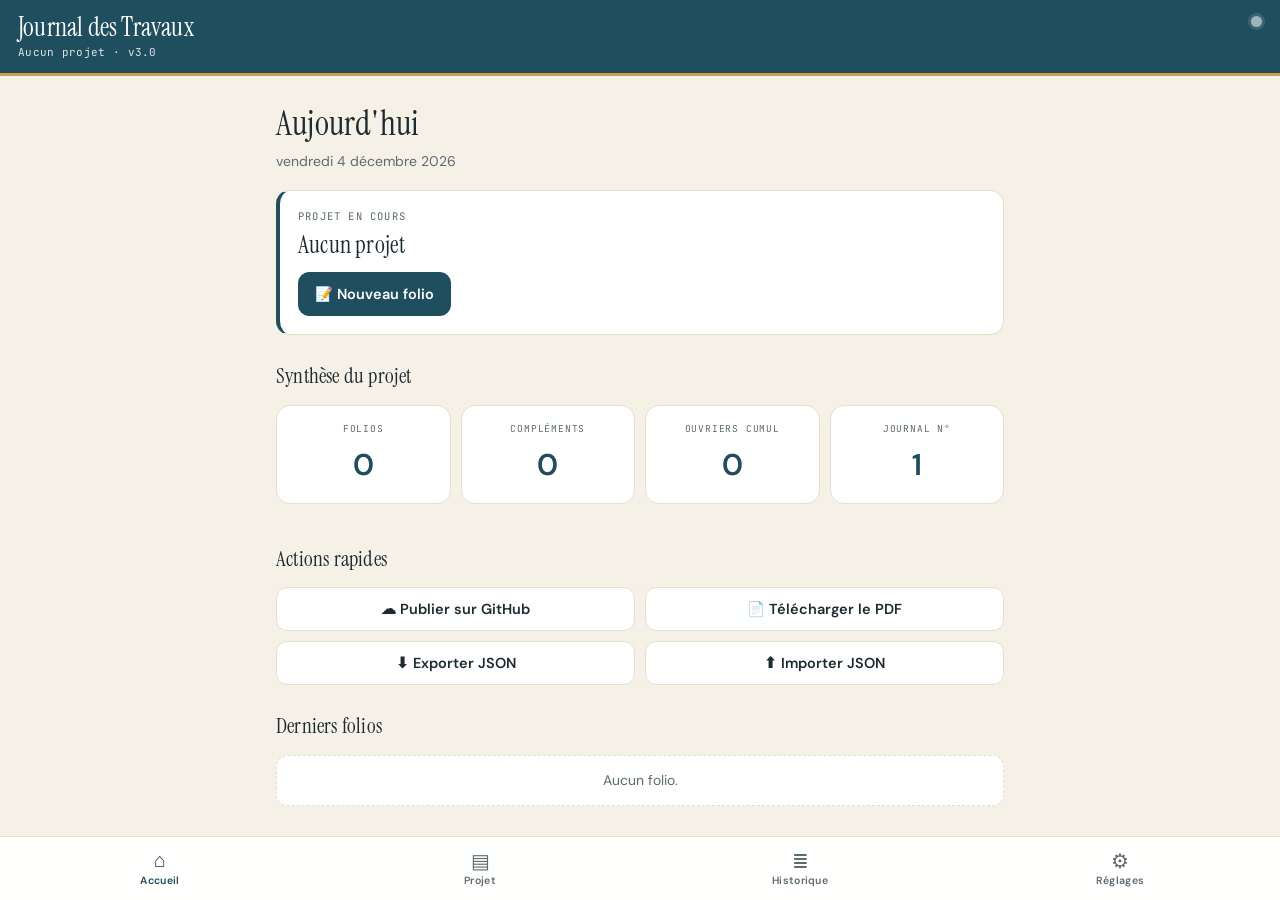
<file: Index.html>
<!DOCTYPE html>
<html lang="fr">
<head>
<meta charset="UTF-8">
<meta name="viewport" content="width=device-width, initial-scale=1, viewport-fit=cover">
<meta name="theme-color" content="#1F4E5F">
<title>Journal des Travaux — EEG</title>
<link rel="preconnect" href="https://fonts.googleapis.com">
<link rel="preconnect" href="https://fonts.gstatic.com" crossorigin>
<link href="https://fonts.googleapis.com/css2?family=Instrument+Serif:ital@0;1&family=DM+Sans:opsz,wght@9..40,400;9..40,500;9..40,600;9..40,700&family=JetBrains+Mono:wght@400;500;700&display=swap" rel="stylesheet">
<style>
  :root{
    --teal:#1F4E5F; --teal-d:#163a47; --gold:#C9A24B; --ink:#1c2b30; --ink-soft:#5d6b6f;
    --cream:#f6f1e7; --card:#ffffff; --line:#e6dfd0; --ok:#2f7d52; --warn:#b4452f; --amber:#e9d9b0; --amber-ink:#8a6d1f;
    --r:14px; --nav-h:64px;
  }
  *{box-sizing:border-box;-webkit-tap-highlight-color:transparent;}
  html,body{margin:0;padding:0;}
  body{
    font-family:"DM Sans",-apple-system,"Segoe UI",Roboto,sans-serif;
    background:var(--cream); color:var(--ink); line-height:1.5;
    padding-bottom:calc(var(--nav-h) + env(safe-area-inset-bottom));
  }
  h1,h2,h3,.serif{font-family:"Instrument Serif",Georgia,serif;font-weight:400;letter-spacing:.2px;}
  .mono{font-family:"JetBrains Mono",monospace;}

  /* HEADER */
  .app-header{background:var(--teal);color:#fff;padding:14px 18px 12px;border-bottom:3px solid var(--gold);position:sticky;top:0;z-index:30;}
  .app-header h1{font-size:26px;margin:0;line-height:1.05;}
  .header-sub{font-family:"JetBrains Mono",monospace;font-size:11px;opacity:.85;margin:3px 0 0;letter-spacing:.3px;}
  .sync-dot{position:absolute;top:16px;right:18px;width:11px;height:11px;border-radius:50%;background:#9fb4ba;box-shadow:0 0 0 3px rgba(255,255,255,.12);}
  .sync-dot.dirty{background:var(--gold);} .sync-dot.synced{background:#6fdc9a;} .sync-dot.error{background:#ff8a7a;}

  /* SCREENS */
  main{padding:20px 16px 28px;max-width:760px;margin:0 auto;}
  .screen{display:none;animation:fade .25s ease;}
  .screen.active{display:block;}
  @keyframes fade{from{opacity:0;transform:translateY(6px);}to{opacity:1;transform:none;}}
  .screen-title{font-size:34px;margin:2px 0 2px;}
  .screen-sub{color:var(--ink-soft);font-size:14px;margin:0 0 18px;}
  .section-title{font-size:21px;margin:26px 0 12px;}

  /* CARDS */
  .card{background:var(--card);border:1px solid var(--line);border-radius:var(--r);padding:18px;margin-bottom:14px;}
  .card-hero{border-left:4px solid var(--teal);}
  .card-label{font-family:"JetBrains Mono",monospace;font-size:10.5px;letter-spacing:1.2px;text-transform:uppercase;color:var(--ink-soft);margin:0 0 6px;}
  .card-hero h3{font-size:24px;margin:0 0 14px;line-height:1.15;}
  .card-actions{display:flex;gap:10px;flex-wrap:wrap;}

  .grid-stats{display:grid;grid-template-columns:repeat(4,1fr);gap:10px;}
  @media(max-width:560px){.grid-stats{grid-template-columns:repeat(2,1fr);}}
  .stat-card{text-align:center;padding:16px 8px;}
  .stat-label{font-family:"JetBrains Mono",monospace;font-size:9.5px;letter-spacing:.8px;text-transform:uppercase;color:var(--ink-soft);margin:0 0 6px;}
  .stat-value{font-size:30px;font-weight:600;color:var(--teal);margin:0;}

  .quick-actions{display:grid;grid-template-columns:repeat(2,1fr);gap:10px;}
  .quick-actions .btn{justify-content:center;}

  /* BUTTONS */
  .btn{appearance:none;border:1px solid var(--line);background:#fff;color:var(--ink);border-radius:11px;padding:12px 16px;font-size:14.5px;font-weight:600;font-family:inherit;display:inline-flex;align-items:center;gap:7px;cursor:pointer;transition:.15s;}
  .btn:active{transform:scale(.98);}
  .btn-primary{background:var(--teal);border-color:var(--teal);color:#fff;}
  .btn-ghost{background:transparent;}
  .btn-secondary{background:#fff;}
  .btn-danger{background:#fff;border-color:#e7b7ab;color:var(--warn);}
  .btn-compact{padding:9px 13px;font-size:13.5px;}
  .btn-block{width:100%;justify-content:center;}
  .btn:disabled{opacity:.5;cursor:not-allowed;}

  /* FORMS */
  details.fieldset{background:var(--card);border:1px solid var(--line);border-radius:var(--r);margin-bottom:12px;overflow:hidden;}
  details.fieldset>summary{padding:14px 16px;font-weight:600;cursor:pointer;list-style:none;display:flex;align-items:center;gap:9px;font-size:15px;}
  details.fieldset>summary::-webkit-details-marker{display:none;}
  details.fieldset>summary::after{content:"▾";margin-left:auto;color:var(--ink-soft);transition:.2s;}
  details.fieldset[open]>summary::after{transform:rotate(180deg);}
  details.fieldset>summary .num,.case-tag{display:inline-flex;align-items:center;justify-content:center;min-width:24px;height:24px;border-radius:7px;background:var(--teal);color:#fff;font-size:12px;font-weight:700;font-family:"JetBrains Mono",monospace;}
  .case-tag{background:var(--gold);}
  details.fieldset>*:not(summary){margin-left:16px;margin-right:16px;}
  details.fieldset>*:last-child{margin-bottom:16px;}
  .field{margin:12px 0;}
  .field label{display:block;font-size:12px;font-weight:600;color:var(--ink-soft);margin-bottom:5px;text-transform:uppercase;letter-spacing:.4px;}
  .field input,.field select,.field textarea{width:100%;border:1px solid var(--line);border-radius:10px;padding:11px 12px;font-size:15px;font-family:inherit;background:#fcfaf5;color:var(--ink);}
  .field textarea{resize:vertical;min-height:64px;}
  .field input:focus,.field select:focus,.field textarea:focus{outline:none;border-color:var(--teal);background:#fff;}
  .field-hint{font-size:12px;color:var(--ink-soft);margin-top:5px;}
  .grid-2{display:grid;grid-template-columns:1fr 1fr;gap:10px;}
  .grid-4{display:grid;grid-template-columns:repeat(4,1fr);gap:8px;}
  @media(max-width:560px){.grid-4{grid-template-columns:1fr 1fr;}}
  .subgroup-title{font-size:12px;font-weight:700;text-transform:uppercase;letter-spacing:.5px;color:var(--ink-soft);margin:16px 0 4px;}

  /* OUVRIERS */
  .ouv-row{display:grid;grid-template-columns:1fr 1.4fr 64px 34px;gap:7px;align-items:center;margin-bottom:8px;}
  .ouv-row input{width:100%;border:1px solid var(--line);border-radius:9px;padding:9px 10px;font-size:14px;background:#fcfaf5;font-family:inherit;}
  .ouv-row .row-del{border:none;background:#f3ece0;color:var(--warn);border-radius:9px;height:38px;font-size:18px;cursor:pointer;}
  .btn-add-row{width:100%;border:1px dashed var(--teal);background:#fff;color:var(--teal);border-radius:10px;padding:10px;font-weight:600;cursor:pointer;font-family:inherit;font-size:14px;}
  .ouv-total{text-align:right;font-size:14px;color:var(--ink-soft);margin-top:8px;}
  .ouv-total strong{color:var(--teal);font-size:18px;}

  /* FOLIO LIST */
  .folio-list{list-style:none;padding:0;margin:0;}
  .folio-item{display:flex;align-items:center;gap:12px;background:var(--card);border:1px solid var(--line);border-radius:12px;padding:13px 14px;margin-bottom:9px;cursor:pointer;transition:.15s;}
  .folio-item:active{background:#fbf8f1;}
  .folio-num{font-family:"JetBrains Mono",monospace;font-size:12px;font-weight:700;color:var(--ink-soft);background:#f1eadd;border:1px solid var(--line);padding:6px 8px;border-radius:8px;white-space:nowrap;}
  .folio-info{flex:1;min-width:0;}
  .folio-date{font-family:"JetBrains Mono",monospace;font-size:13px;font-weight:600;}
  .folio-summary{font-size:13px;color:var(--ink-soft);overflow:hidden;text-overflow:ellipsis;white-space:nowrap;}
  .badge{font-family:"JetBrains Mono",monospace;font-size:9.5px;font-weight:700;letter-spacing:.6px;text-transform:uppercase;padding:5px 9px;border-radius:20px;white-space:nowrap;}
  .badge.brouillon{background:var(--amber);color:var(--amber-ink);}
  .badge.signe{background:#cfe8d8;color:var(--ok);}
  .badge.compl{background:#dfeaf0;color:var(--teal);}
  .empty-state{color:var(--ink-soft);font-size:14px;padding:14px;text-align:center;background:var(--card);border:1px dashed var(--line);border-radius:12px;}

  .screen-header{display:flex;align-items:center;gap:10px;margin-bottom:12px;}
  .screen-header .screen-title{margin:0;}
  .folio-toolbar{display:flex;align-items:center;gap:10px;margin-bottom:14px;}
  .folio-toolbar h2{flex:1;font-size:24px;margin:0;}
  .btn-icon{width:42px;height:42px;border-radius:11px;border:1px solid var(--line);background:#fff;font-size:18px;cursor:pointer;}

  .sticky-actions{position:sticky;bottom:calc(var(--nav-h) + env(safe-area-inset-bottom) + 8px);display:flex;gap:10px;padding:10px 0 2px;background:linear-gradient(to top,var(--cream) 70%,transparent);z-index:10;}
  .sticky-actions .btn{flex:1;justify-content:center;}

  /* BOTTOM NAV */
  .bottom-nav{position:fixed;bottom:0;left:0;right:0;height:var(--nav-h);padding-bottom:env(safe-area-inset-bottom);background:rgba(255,255,255,.96);backdrop-filter:blur(8px);border-top:1px solid var(--line);display:flex;z-index:40;}
  .nav-btn{flex:1;border:none;background:none;display:flex;flex-direction:column;align-items:center;justify-content:center;gap:3px;cursor:pointer;color:var(--ink-soft);font-family:inherit;padding:0;}
  .nav-btn .nav-icon{font-size:20px;line-height:1;}
  .nav-btn .nav-label{font-size:10.5px;font-weight:600;letter-spacing:.3px;}
  .nav-btn.active{color:var(--teal);}
  .nav-btn.active .nav-icon{transform:translateY(-1px);}

  /* TOAST */
  #toast-container{position:fixed;left:0;right:0;bottom:calc(var(--nav-h) + env(safe-area-inset-bottom) + 16px);display:flex;flex-direction:column;align-items:center;gap:8px;z-index:60;pointer-events:none;}
  .toast{background:#11201f;color:#fff;padding:12px 18px;border-radius:11px;font-size:14px;font-weight:500;box-shadow:0 8px 24px rgba(0,0,0,.25);animation:toastin .25s ease;max-width:90%;}
  .toast.success{background:#1f5b3a;} .toast.error{background:#8f3322;}
  @keyframes toastin{from{opacity:0;transform:translateY(10px);}to{opacity:1;transform:none;}}

  /* MODAL */
  .modal-overlay{position:fixed;inset:0;background:rgba(20,30,32,.5);display:none;align-items:center;justify-content:center;z-index:70;padding:20px;}
  .modal-overlay.open{display:flex;}
  .modal{background:#fff;border-radius:18px;padding:22px;max-width:440px;width:100%;}
  .modal h3{font-size:22px;margin:0 0 12px;}
  .modal-actions{display:flex;gap:10px;justify-content:flex-end;margin-top:18px;}

  /* PRINT AREA */
  #print-area{display:none;}
  @media print{
    body>*:not(#print-area){display:none !important;}
    #print-area{display:block !important;}
    body{background:#fff;padding:0;}
  }
  /* print styles applied inline within print-area for portability */
</style>
</head>
<body>

<header class="app-header">
  <h1>Journal des Travaux</h1>
  <p class="header-sub" id="header-sub">— · v3.0</p>
  <span class="sync-dot" id="sync-dot" title="Statut"></span>
</header>

<main>
  <!-- ACCUEIL -->
  <section class="screen active" data-screen="accueil">
    <h2 class="screen-title">Aujourd'hui</h2>
    <p class="screen-sub" id="today-date">—</p>

    <div class="card card-hero">
      <p class="card-label">Projet en cours</p>
      <h3 id="hero-projet-nom">—</h3>
      <div class="card-actions">
        <button class="btn btn-primary" id="btn-new-folio">📝 Nouveau folio</button>
        <button class="btn btn-ghost" id="btn-continue-folio">↻ Continuer</button>
      </div>
    </div>

    <h3 class="section-title">Synthèse du projet</h3>
    <div class="grid-stats">
      <div class="card stat-card"><p class="stat-label">Folios</p><p class="stat-value" id="st-folios">0</p></div>
      <div class="card stat-card"><p class="stat-label">Compléments</p><p class="stat-value" id="st-compl">0</p></div>
      <div class="card stat-card"><p class="stat-label">Ouvriers cumul</p><p class="stat-value" id="st-ouv">0</p></div>
      <div class="card stat-card"><p class="stat-label">Journal N°</p><p class="stat-value" id="st-journal">1</p></div>
    </div>

    <h3 class="section-title">Actions rapides</h3>
    <div class="quick-actions">
      <button class="btn btn-secondary" id="btn-publish">☁ Publier sur GitHub</button>
      <button class="btn btn-secondary" id="btn-pdf">📄 Télécharger le PDF</button>
      <button class="btn btn-secondary" id="btn-export">⬇ Exporter JSON</button>
      <button class="btn btn-secondary" id="btn-import">⬆ Importer JSON</button>
    </div>

    <h3 class="section-title">Derniers folios</h3>
    <ul class="folio-list" id="recent-folios"><li class="empty-state">Aucun folio.</li></ul>
  </section>

  <!-- PROJET -->
  <section class="screen" data-screen="projet">
    <h2 class="screen-title">Projet</h2>
    <p class="screen-sub">Page de garde & contrat — à remplir une fois.</p>
    <form id="form-projet" autocomplete="off">
      <details class="fieldset" open>
        <summary><span class="num">①</span> Identité</summary>
        <div class="field"><label>Nom du projet</label><input name="nom" type="text"></div>
        <div class="field"><label>Description des travaux</label><textarea name="description" rows="3"></textarea></div>
        <div class="grid-2">
          <div class="field"><label>ProjetID</label><input name="projet_id" type="text" placeholder="PRJ-CHIREC-CAVELL"></div>
          <div class="field"><label>Statut</label>
            <select name="statut"><option>Actif</option><option>Clôturé</option><option>Archivé</option></select></div>
        </div>
      </details>
      <details class="fieldset">
        <summary><span class="num">②</span> Marché</summary>
        <div class="field"><label>Pouvoir adjudicateur</label><input name="pouvoir_adjudicateur" type="text"></div>
        <div class="field"><label>N° du dossier</label><input name="no_dossier" type="text"></div>
        <div class="field"><label>Cahier des charges N°</label><input name="csc_no" type="text"></div>
        <div class="field"><label>Référence CSC</label><input name="csc_ref" type="text"></div>
        <div class="field"><label>Journal N°</label><input name="journal_no" type="number" min="1"></div>
      </details>
      <details class="fieldset">
        <summary><span class="num">③</span> Entrepreneur</summary>
        <div class="field"><label>Entrepreneur — nom</label><input name="ent_nom" type="text"></div>
        <div class="field"><label>Adresse</label><input name="ent_adresse" type="text"></div>
        <div class="grid-2">
          <div class="field"><label>Téléphone</label><input name="ent_tel" type="tel"></div>
          <div class="field"><label>N° TVA / entreprise</label><input name="ent_tva" type="text"></div>
        </div>
        <div class="field"><label>Agréation</label><input name="ent_agreation" type="text"></div>
      </details>
      <details class="fieldset">
        <summary><span class="num">④</span> Dates & notes</summary>
        <div class="grid-2">
          <div class="field"><label>Début chantier</label><input name="date_debut" type="date"></div>
          <div class="field"><label>Fin prévue</label><input name="date_fin" type="date"></div>
        </div>
        <div class="field"><label>Notes</label><textarea name="notes" rows="3"></textarea></div>
      </details>
      <div class="sticky-actions">
        <button type="button" class="btn btn-primary" id="save-projet">Sauvegarder le projet</button>
      </div>
    </form>
  </section>

  <!-- FOLIO EDITOR -->
  <section class="screen" data-screen="folio">
    <div class="folio-toolbar">
      <button class="btn-icon" id="folio-back" title="Retour">←</button>
      <h2 id="folio-title">Folio</h2>
      <button class="btn-icon" id="folio-delete" title="Supprimer">🗑</button>
    </div>
    <form id="form-folio" autocomplete="off">
      <details class="fieldset" open>
        <summary><span class="num">①</span> Informations générales</summary>
        <div class="grid-2">
          <div class="field"><label>Folio N°</label><input name="folio_no" type="number" min="1" max="30" required></div>
          <div class="field"><label>Date</label><input name="date" type="date" required></div>
        </div>
        <div class="grid-2">
          <div class="field"><label>Heure début</label><input name="heures_debut" type="time" value="06:30"></div>
          <div class="field"><label>Heure fin</label><input name="heures_fin" type="time" value="15:00"></div>
        </div>
        <div class="field"><label>État atmosphérique</label>
          <select name="etat_atmospherique"><option value="">—</option><option>Ciel dégagé</option><option>Ensoleillé</option><option>Beau</option><option>Nuageux</option><option>Couvert</option><option>Pluie légère</option><option>Pluie forte</option><option>Neige</option><option>Gel</option><option>Brouillard</option><option>Vent fort</option><option>Orage</option><option>Variable</option></select>
        </div>
        <div class="grid-2">
          <div class="field"><label>Temp. 8h (°C)</label><input name="temp_8h" type="number" step="0.1"></div>
          <div class="field"><label>Temp. 16h (°C)</label><input name="temp_16h" type="number" step="0.1"></div>
        </div>
        <button type="button" class="btn btn-ghost btn-compact" id="btn-meteo">🌤 Récupérer la météo</button>
      </details>

      <details class="fieldset case-fieldset" open>
        <summary><span class="case-tag">A</span> Ouvriers</summary>
        <div id="ouvriers-rows"></div>
        <button type="button" class="btn-add-row" id="add-ouvrier">+ Ajouter une ligne</button>
        <p class="ouv-total">Total : <strong id="ouv-total">0</strong></p>
      </details>

      <details class="fieldset case-fieldset"><summary><span class="case-tag">B</span> Travaux exécutés</summary><div class="field"><textarea name="case_B" rows="4"></textarea></div></details>
      <details class="fieldset case-fieldset"><summary><span class="case-tag">C</span> Matériel en service</summary><div class="field"><textarea name="case_C" rows="3"></textarea></div></details>
      <details class="fieldset case-fieldset"><summary><span class="case-tag">D</span> Matériel hors service</summary><div class="field"><textarea name="case_D" rows="3"></textarea></div></details>
      <details class="fieldset case-fieldset"><summary><span class="case-tag">E</span> Matériaux entrés</summary><div class="field"><textarea name="case_E" rows="3"></textarea></div></details>
      <details class="fieldset case-fieldset"><summary><span class="case-tag">F</span> Essais sur chantier</summary><div class="field"><textarea name="case_F" rows="3"></textarea></div></details>
      <details class="fieldset case-fieldset"><summary><span class="case-tag">G</span> Échantillons expédiés</summary><div class="field"><textarea name="case_G" rows="3"></textarea></div></details>
      <details class="fieldset case-fieldset"><summary><span class="case-tag">H</span> Événements imprévus</summary><div class="field"><textarea name="case_H" rows="4"></textarea></div></details>
      <details class="fieldset case-fieldset"><summary><span class="case-tag">J</span> Décisions prises</summary><div class="field"><textarea name="case_J" rows="4"></textarea></div></details>
      <details class="fieldset case-fieldset"><summary><span class="case-tag">K</span> Visites & divers</summary><div class="field"><textarea name="case_K" rows="3"></textarea></div></details>

      <details class="fieldset">
        <summary><span class="num">②</span> Statut & signatures</summary>
        <div class="field"><label>Statut</label>
          <select name="statut"><option>brouillon</option><option>À signer</option><option>Signé</option><option>Validé</option><option>Archivé</option></select></div>
        <div class="grid-2">
          <div class="field"><label>Signé préposé</label><select name="signature_prepose"><option value="">Non</option><option value="Signé">Oui</option></select></div>
          <div class="field"><label>Signé entrepreneur</label><select name="signature_entrepreneur"><option value="">Non</option><option value="Signé">Oui</option></select></div>
        </div>
      </details>

      <div class="sticky-actions">
        <button type="button" class="btn btn-ghost" id="save-folio-draft">Brouillon</button>
        <button type="button" class="btn btn-primary" id="save-folio">Sauvegarder</button>
      </div>
    </form>
  </section>

  <!-- HISTORIQUE -->
  <section class="screen" data-screen="historique">
    <div class="screen-header"><h2 class="screen-title">Historique</h2>
      <button class="btn btn-primary btn-compact" id="hist-new" style="margin-left:auto">+ Folio</button></div>
    <ul class="folio-list" id="all-folios"><li class="empty-state">Aucun folio.</li></ul>

    <div class="screen-header" style="margin-top:24px;">
      <h3 class="section-title" style="margin:0;flex:1;">Compléments</h3>
      <button class="btn btn-ghost btn-compact" id="hist-new-compl">+ Complément</button>
    </div>
    <p class="screen-sub">Pour les cases qui débordent (N° 31 à 40).</p>
    <ul class="folio-list" id="all-complements"><li class="empty-state">Aucun complément.</li></ul>
  </section>

  <!-- COMPLEMENT EDITOR -->
  <section class="screen" data-screen="complement">
    <div class="folio-toolbar">
      <button class="btn-icon" id="compl-back" title="Retour">←</button>
      <h2 id="compl-title">Complément</h2>
      <button class="btn-icon" id="compl-delete" title="Supprimer">🗑</button>
    </div>
    <form id="form-complement" autocomplete="off">
      <details class="fieldset" open>
        <summary><span class="num">①</span> Références</summary>
        <div class="grid-2">
          <div class="field"><label>N° complément (31-40)</label><input name="folio_compl_no" type="number" min="31" max="40" required></div>
          <div class="field"><label>Folio principal réf.</label><input name="folio_no_ref" type="number" min="1" max="30" required></div>
        </div>
        <div class="grid-2">
          <div class="field"><label>Date folio principal</label><input name="date_ref" type="date"></div>
          <div class="field"><label>Case continuée</label>
            <select name="case"><option>A</option><option>B</option><option>C</option><option>D</option><option>E</option><option>F</option><option>G</option><option>H</option><option>J</option><option>K</option></select></div>
        </div>
      </details>
      <details class="fieldset" open>
        <summary><span class="num">②</span> Texte</summary>
        <div class="field"><textarea name="texte" rows="10"></textarea></div>
      </details>
      <div class="sticky-actions">
        <button type="button" class="btn btn-primary" id="save-complement">Sauvegarder</button>
      </div>
    </form>
  </section>

  <!-- REGLAGES -->
  <section class="screen" data-screen="reglages">
    <h2 class="screen-title">Réglages</h2>

    <details class="fieldset" open>
      <summary>📍 Localisation météo</summary>
      <div class="grid-2">
        <div class="field"><label>Latitude</label><input id="r-lat" type="number" step="0.0001"></div>
        <div class="field"><label>Longitude</label><input id="r-lon" type="number" step="0.0001"></div>
      </div>
      <div class="field"><label>Météo auto à la création d'un folio</label>
        <select id="r-meteo-auto"><option value="oui">Oui</option><option value="non">Non</option></select></div>
    </details>

    <details class="fieldset" open>
      <summary>☁ GitHub (publication + PDF)</summary>
      <p class="screen-sub">Token créé sur github.com/settings/tokens (scope <b>repo</b>). Stocké uniquement sur cet appareil.</p>
      <div class="field"><label>Owner</label><input id="r-owner" type="text" placeholder="ramizxhixha-a11y"></div>
      <div class="field"><label>Repo</label><input id="r-repo" type="text" placeholder="journal-travaux-"></div>
      <div class="field"><label>Branche</label><input id="r-branch" type="text" placeholder="main"></div>
      <div class="field"><label>Personal Access Token</label><input id="r-token" type="password" placeholder="ghp_…"></div>
      <button class="btn btn-ghost btn-compact" id="btn-test-github" style="margin-top:4px;">🔍 Tester la connexion</button>
    </details>

    <details class="fieldset" open>
      <summary>📓 Journaux (1 journal = ~31 jours)</summary>
      <p class="screen-sub">Au 1er jour ouvrable de chaque nouveau mois, un nouveau N° s'ouvre automatiquement.
      L'ancien est clôturé et reste téléchargeable comme PDF séparé.</p>
      <ul class="folio-list" id="journals-list" style="margin-top:8px;"><li class="empty-state">—</li></ul>
    </details>

    <details class="fieldset">
      <summary>💾 Sauvegarde & import</summary>
      <button class="btn btn-secondary btn-block" id="r-export" style="margin-bottom:8px;">⬇ Exporter tout (JSON)</button>
      <button class="btn btn-secondary btn-block" id="r-import">⬆ Importer un JSON</button>
    </details>

    <details class="fieldset">
      <summary>⚠ Zone dangereuse</summary>
      <button class="btn btn-danger btn-block" id="r-reset">Tout effacer (local)</button>
    </details>

    <details class="fieldset">
      <summary>ℹ À propos</summary>
      <p style="font-size:14px;">Journal des Travaux v3.0 — modèle Embuild 9545 F.</p>
      <p class="screen-sub">100 % local (IndexedDB) + publication GitHub explicite. Fonctionne hors-ligne.</p>
    </details>

    <div class="sticky-actions">
      <button type="button" class="btn btn-primary" id="save-reglages">💾 Enregistrer les réglages</button>
    </div>
  </section>
</main>

<nav class="bottom-nav">
  <button class="nav-btn active" data-nav="accueil"><span class="nav-icon">⌂</span><span class="nav-label">Accueil</span></button>
  <button class="nav-btn" data-nav="projet"><span class="nav-icon">▤</span><span class="nav-label">Projet</span></button>
  <button class="nav-btn" data-nav="historique"><span class="nav-icon">≣</span><span class="nav-label">Historique</span></button>
  <button class="nav-btn" data-nav="reglages"><span class="nav-icon">⚙</span><span class="nav-label">Réglages</span></button>
</nav>

<div id="toast-container"></div>
<div class="modal-overlay" id="modal"><div class="modal" id="modal-box"></div></div>
<div id="print-area"></div>
<input type="file" id="import-file" accept=".json,application/json" hidden>

<script>
(() => {
'use strict';

/* ═══════════ CONSTANTES & ÉTAT ═══════════ */
const APP_VERSION='3.0';
const DB_NAME='journal-travaux-db';
const DB_VERSION=3;
const STORES={projet:'projet',folios:'folios',complements:'complements',config:'config'};
const LEGACY_DB_NAMES=['journal-travaux-db','journal_travaux','journal-travaux'];

const DEFAULT_CONFIG={
  projet_id:'main', meteo_lat:50.7949, meteo_lon:4.3520, meteo_auto:'oui',
  gh_owner:'', gh_repo:'', gh_branch:'main', gh_token:''
};

let db=null;
let state={ config:{...DEFAULT_CONFIG}, projet:null, folios:[], complements:[],
            curFolioId:null, curComplId:null, screen:'accueil' };

/* ═══════════ INDEXEDDB ═══════════ */
function openDB(name=DB_NAME, version=DB_VERSION){
  return new Promise((res,rej)=>{
    const r=indexedDB.open(name,version);
    r.onerror=()=>rej(r.error);
    r.onsuccess=()=>res(r.result);
    r.onupgradeneeded=e=>{
      const d=e.target.result;
      Object.values(STORES).forEach(s=>{ if(!d.objectStoreNames.contains(s)) d.createObjectStore(s,{keyPath:'id'}); });
    };
  });
}
function tx(store,mode='readonly'){ return db.transaction(store,mode).objectStore(store); }
function dbGet(store,key){ return new Promise((res,rej)=>{const r=tx(store).get(key);r.onsuccess=()=>res(r.result);r.onerror=()=>rej(r.error);}); }
function dbAll(store){ return new Promise((res,rej)=>{const r=tx(store).getAll();r.onsuccess=()=>res(r.result||[]);r.onerror=()=>rej(r.error);}); }
function dbPut(store,val){ return new Promise((res,rej)=>{const r=tx(store,'readwrite').put(val);r.onsuccess=()=>res(r.result);r.onerror=()=>rej(r.error);}); }
function dbDel(store,key){ return new Promise((res,rej)=>{const r=tx(store,'readwrite').delete(key);r.onsuccess=()=>res();r.onerror=()=>rej(r.error);}); }
function dbClear(store){ return new Promise((res,rej)=>{const r=tx(store,'readwrite').clear();r.onsuccess=()=>res();r.onerror=()=>rej(r.error);}); }

/* ═══════════ HELPERS ═══════════ */
const $=s=>document.querySelector(s);
const $$=s=>Array.from(document.querySelectorAll(s));
const pad=(n,l=4)=>String(n||0).padStart(l,'0');
const uid=()=>'f'+Date.now().toString(36)+Math.random().toString(36).slice(2,7);
function todayISO(){const d=new Date();return `${d.getFullYear()}-${String(d.getMonth()+1).padStart(2,'0')}-${String(d.getDate()).padStart(2,'0')}`;}
function fmtDate(iso){ if(!iso) return '—'; const p=String(iso).split('-'); return p.length===3?`${p[2].slice(0,2)}/${p[1]}/${p[0]}`:iso; }
function esc(s){ return String(s==null?'':s).replace(/[&<>"]/g,c=>({'&':'&amp;','<':'&lt;','>':'&gt;','"':'&quot;'}[c])); }

function toast(msg,type=''){
  const t=document.createElement('div');
  t.className='toast '+type; t.textContent=msg;
  $('#toast-container').appendChild(t);
  setTimeout(()=>t.remove(),3000);
}
function syncDot(s){ const d=$('#sync-dot'); d.className='sync-dot '+s; }

function formRead(form){
  const o={};
  form.querySelectorAll('input,select,textarea').forEach(el=>{
    if(!el.name) return;
    let v=el.value;
    if(el.type==='number') v=v===''?null:Number(v);
    o[el.name]=v;
  });
  return o;
}
function formFill(form,obj){
  obj=obj||{};
  form.querySelectorAll('input,select,textarea').forEach(el=>{
    if(!el.name) return;
    el.value=(obj[el.name]===undefined||obj[el.name]===null)?'':obj[el.name];
  });
}

/* ═══════════ NORMALISATION (ancien format → nouveau) ═══════════ */
const FOLIO_MAP={ h_debut:'heures_debut', h_fin:'heures_fin', meteo:'etat_atmospherique',
  t_8h:'temp_8h', t_16h:'temp_16h', b_travaux:'case_B', c_materiel:'case_C', d_hs:'case_D',
  e_materiaux:'case_E', f_essais:'case_F', g_echant:'case_G', h_imprevus:'case_H',
  j_decisions:'case_J', k_visites:'case_K', signe_prep:'signature_prepose', signe_ent:'signature_entrepreneur' };

function normFolio(f){
  const o={...f};
  for(const [oldK,newK] of Object.entries(FOLIO_MAP)){
    if(o[oldK]!==undefined && (o[newK]===undefined||o[newK]==='' )){
      let v=o[oldK];
      if((oldK==='signe_prep'||oldK==='signe_ent')) v=(v==='Oui')?'Signé':'';
      o[newK]=v;
    }
    delete o[oldK];
  }
  if(o.id===undefined||o.id===null||o.id==='') o.id=uid();
  o.id=String(o.id);
  if(!o.ouvriers) o.ouvriers=[];
  o.ouvriers_total=(o.ouvriers||[]).reduce((a,x)=>a+(Number(x.nombre)||0),0);
  if(!o.statut) o.statut='brouillon';
  o.projet_id=o.projet_id||state.config.projet_id||'main';
  if(!o.journal_no) o.journal_no=1;                         /* défaut : Journal N°1 */
  return o;
}
function normCompl(c){
  const o={...c};
  if(o.id===undefined||o.id===null||o.id==='') o.id=uid();
  o.id=String(o.id);
  if(!o.texte && o.sections){ o.texte=Object.values(o.sections).join('\n'); }
  o.projet_id=o.projet_id||state.config.projet_id||'main';
  return o;
}

/* ═══════════ JOURNAL (auto-rotation mensuelle) ═══════════ */
/* Règle métier : 1 journal = max ~31 jours. Au 1er jour ouvrable de chaque  */
/* nouveau mois, le N° passe à N+1 ; le précédent reste consultable et       */
/* téléchargeable comme PDF séparé.                                          */
function isBusinessDay(d){ const w=d.getDay(); return w>=1 && w<=5; }       /* lun-ven */
function currentJournalNo(){ return (state.projet && state.projet.journal_no) || 1; }
function lastFolioDateInJournal(no){
  const inJ=state.folios.filter(f=>(f.journal_no||1)===no);
  if(!inJ.length) return null;
  return inJ.reduce((a,b)=>(a&&a>b.date?a:b.date), inJ[0].date);
}
async function maybeRolloverJournal(){
  if(!state.projet) return;
  const curNo=currentJournalNo();
  const lastDate=lastFolioDateInJournal(curNo);
  if(!lastDate) return;                                      /* journal vide → pas de rotation */
  const today=new Date(); const last=new Date(lastDate);
  const sameMonth=today.getFullYear()===last.getFullYear() && today.getMonth()===last.getMonth();
  if(sameMonth) return;
  if(!isBusinessDay(today)) return;                          /* attendre le 1er jour ouvrable */
  state.projet.journal_no=curNo+1;
  state.projet.updated_at=new Date().toISOString();
  await saveProjet(state.projet);
  toast(`Nouveau mois — Journal N°${curNo} clôturé, Journal N°${curNo+1} ouvert ✓`,'success');
}
function listJournals(){
  /* Regroupe folios par journal_no + force la présence du journal courant. */
  const cur=currentJournalNo();
  const by={};
  state.folios.forEach(f=>{
    const j=f.journal_no||1;
    if(!by[j]) by[j]={no:j,dates:[],count:0};
    by[j].dates.push(f.date); by[j].count++;
  });
  if(!by[cur]) by[cur]={no:cur,dates:[],count:0};
  return Object.values(by).sort((a,b)=>a.no-b.no).map(j=>{
    const ds=j.dates.slice().sort();
    return { no:j.no, count:j.count,
      first:ds[0]||'', last:ds[ds.length-1]||'',
      status: j.no===cur?'Ouvert':'Clôturé' };
  });
}

/* ═══════════ LOAD STATE ═══════════ */
async function loadState(){
  const cfg=await dbGet(STORES.config,'config');
  state.config={...DEFAULT_CONFIG, ...(cfg?cfg.value:{})};
  const proj=await dbGet(STORES.projet,'main');
  state.projet=proj?proj.value:null;
  const folios=await dbAll(STORES.folios);
  state.folios=folios.map(x=>normFolio(x.value!==undefined?x.value:x)).sort((a,b)=>(a.folio_no||0)-(b.folio_no||0));
  const compls=await dbAll(STORES.complements);
  state.complements=compls.map(x=>normCompl(x.value!==undefined?x.value:x)).sort((a,b)=>(a.folio_compl_no||0)-(b.folio_compl_no||0));
}

async function saveConfig(){ await dbPut(STORES.config,{id:'config',value:state.config}); }
async function saveProjet(p){ state.projet=p; await dbPut(STORES.projet,{id:'main',value:p}); }
async function putFolio(f){ await dbPut(STORES.folios,{id:f.id,value:f}); }
async function putCompl(c){ await dbPut(STORES.complements,{id:c.id,value:c}); }

/* ═══════════ NAVIGATION ═══════════ */
function show(name){
  state.screen=name;
  $$('.screen').forEach(s=>s.classList.toggle('active',s.dataset.screen===name));
  $$('.nav-btn').forEach(b=>b.classList.toggle('active',b.dataset.nav===name));
  if(name==='accueil') renderAccueil();
  if(name==='projet') renderProjet();
  if(name==='historique') renderHistorique();
  if(name==='reglages') renderReglages();
  window.scrollTo(0,0);
}
$$('.nav-btn').forEach(b=>b.addEventListener('click',()=>show(b.dataset.nav)));

/* ═══════════ RENDER ACCUEIL ═══════════ */
function projetNom(){ return (state.projet && (state.projet.nom||state.projet.projet_id)) || 'Aucun projet'; }
function lastFolioNo(){ return state.folios.length? Math.max(...state.folios.map(f=>f.folio_no||0)) : 0; }

function renderAccueil(){
  $('#today-date').textContent=new Date().toLocaleDateString('fr-BE',{weekday:'long',day:'numeric',month:'long',year:'numeric'});
  $('#header-sub').textContent=`${projetNom()} · v${APP_VERSION}`;
  $('#hero-projet-nom').textContent=projetNom();
  const last=lastFolioNo();
  $('#btn-continue-folio').style.display=last?'inline-flex':'none';
  $('#btn-continue-folio').textContent=`↻ Continuer folio ${pad(last)}`;

  $('#st-folios').textContent=state.folios.length;
  $('#st-compl').textContent=state.complements.length;
  $('#st-ouv').textContent=state.folios.reduce((a,f)=>a+(f.ouvriers_total||0),0);
  $('#st-journal').textContent=(state.projet&&state.projet.journal_no)||1;

  const recent=state.folios.slice().reverse().slice(0,5);
  renderFolioList($('#recent-folios'),recent);
}

function folioItemHTML(f){
  const st=(f.statut||'brouillon').toLowerCase();
  const cls=/sign|valid/.test(st)?'signe':'brouillon';
  const sum=esc((f.case_B||'').replace(/\n/g,' ').slice(0,52))||'<span style="opacity:.5">— vide —</span>';
  return `<li class="folio-item" data-id="${esc(f.id)}">
    <span class="folio-num">N° ${pad(f.folio_no)}</span>
    <div class="folio-info"><div class="folio-date">${fmtDate(f.date)}</div><div class="folio-summary">${sum}</div></div>
    <span class="badge ${cls}">${esc(f.statut||'brouillon')}</span></li>`;
}
function renderFolioList(ul,arr){
  if(!arr.length){ ul.innerHTML='<li class="empty-state">Aucun folio.</li>'; return; }
  ul.innerHTML=arr.map(folioItemHTML).join('');
  ul.querySelectorAll('.folio-item').forEach(li=>li.addEventListener('click',()=>openFolio(li.dataset.id)));
}

/* ═══════════ RENDER PROJET ═══════════ */
function projetToForm(p){
  p=p||{};
  const ent=p.entrepreneur||{};
  return {
    nom:p.nom||'', description:p.description||'', projet_id:p.projet_id||'', statut:p.statut||'Actif',
    pouvoir_adjudicateur:p.pouvoir_adjudicateur||'', no_dossier:p.no_dossier||'', csc_no:p.csc_no||'',
    csc_ref:p.csc_ref||'', journal_no:p.journal_no||1,
    ent_nom:ent.nom||p.entrepreneur_nom||'', ent_adresse:ent.adresse||p.adresse||'',
    ent_tel:ent.tel||p.telephone||'', ent_tva:ent.tva||p.no_entreprise||'', ent_agreation:ent.agreation||p.agreation||'',
    date_debut:p.date_debut||'', date_fin:p.date_fin||'', notes:p.notes||''
  };
}
function renderProjet(){ formFill($('#form-projet'), projetToForm(state.projet)); }

$('#save-projet').addEventListener('click',async()=>{
  const d=formRead($('#form-projet'));
  const base=state.projet?{...state.projet}:{};
  base.id='main';
  base.nom=d.nom; base.description=d.description; base.projet_id=d.projet_id||'main'; base.statut=d.statut;
  base.pouvoir_adjudicateur=d.pouvoir_adjudicateur; base.no_dossier=d.no_dossier; base.csc_no=d.csc_no;
  base.csc_ref=d.csc_ref; base.journal_no=d.journal_no; base.date_debut=d.date_debut; base.date_fin=d.date_fin; base.notes=d.notes;
  base.entrepreneur={...(base.entrepreneur||{}),nom:d.ent_nom,adresse:d.ent_adresse,tel:d.ent_tel,tva:d.ent_tva,agreation:d.ent_agreation};
  base.updated_at=new Date().toISOString();
  if(d.projet_id){ state.config.projet_id=d.projet_id; }
  await saveProjet(base);
  syncDot('dirty');
  toast('Projet sauvegardé ✓','success');
  renderAccueil();
});

/* ═══════════ FOLIO EDITOR ═══════════ */
function nextFolioNo(){ const n=lastFolioNo()+1; return Math.min(n,30); }

function newFolio(){
  state.curFolioId=null;
  const f={ id:uid(), folio_no:nextFolioNo(), journal_no:currentJournalNo(), date:todayISO(), heures_debut:'06:30', heures_fin:'15:00',
    etat_atmospherique:'', temp_8h:null, temp_16h:null, ouvriers:[], statut:'brouillon',
    signature_prepose:'', signature_entrepreneur:'', projet_id:state.config.projet_id||'main' };
  fillFolioForm(f); show('folio');
  if(state.config.meteo_auto==='oui') fetchMeteo(true);
}
function openFolio(id){
  const f=state.folios.find(x=>String(x.id)===String(id)); if(!f) return;
  state.curFolioId=String(id); fillFolioForm(f); show('folio');
}
function continueFolio(){
  const last=lastFolioNo(); const f=state.folios.find(x=>x.folio_no===last);
  if(f) openFolio(f.id); else newFolio();
}
function fillFolioForm(f){
  $('#folio-title').textContent='Folio N° '+pad(f.folio_no);
  formFill($('#form-folio'),f);
  renderOuvriers(f.ouvriers||[]);
}
function renderOuvriers(rows){
  const w=$('#ouvriers-rows'); w.innerHTML='';
  if(!rows.length) addOuvrier(); else rows.forEach(o=>addOuvrier(o));
  updOuvTotal();
}
function addOuvrier(d={}){
  const w=$('#ouvriers-rows');
  const div=document.createElement('div'); div.className='ouv-row';
  div.innerHTML=`<input class="o-classe" placeholder="Classe" value="${esc(d.classe||'')}">
    <input class="o-metier" placeholder="Métier" value="${esc(d.metier||'')}">
    <input class="o-nb" type="number" min="0" placeholder="0" value="${d.nombre!=null?d.nombre:''}">
    <button type="button" class="row-del">×</button>`;
  w.appendChild(div);
  div.querySelector('.row-del').addEventListener('click',()=>{div.remove();updOuvTotal();});
  div.querySelectorAll('input').forEach(i=>i.addEventListener('input',updOuvTotal));
}
function collectOuvriers(){
  return $$('.ouv-row').map(r=>({
    classe:r.querySelector('.o-classe').value.trim(),
    metier:r.querySelector('.o-metier').value.trim(),
    nombre:Number(r.querySelector('.o-nb').value)||0
  })).filter(o=>o.classe||o.metier||o.nombre);
}
function updOuvTotal(){ $('#ouv-total').textContent=collectOuvriers().reduce((a,o)=>a+o.nombre,0); }
$('#add-ouvrier').addEventListener('click',()=>addOuvrier());

async function doSaveFolio(forceStatut){
  const d=formRead($('#form-folio'));
  let f=state.curFolioId? {...state.folios.find(x=>String(x.id)===state.curFolioId)} : {};
  Object.assign(f,d);
  f.id=state.curFolioId||f.id||uid();
  f.ouvriers=collectOuvriers();
  f.ouvriers_total=f.ouvriers.reduce((a,o)=>a+o.nombre,0);
  f.projet_id=state.config.projet_id||'main';
  if(!f.journal_no) f.journal_no=currentJournalNo();         /* préserve, sinon journal courant */
  if(forceStatut && !/Sign|Valid/.test(String(d.statut||''))) f.statut=forceStatut;
  if(!f.created_at) f.created_at=new Date().toISOString();
  f.updated_at=new Date().toISOString();
  await putFolio(f);
  state.curFolioId=String(f.id);
  await loadState();
  syncDot('dirty');
  toast('Folio sauvegardé ✓','success');
  show('historique');
}
$('#save-folio').addEventListener('click',()=>doSaveFolio(null));
$('#save-folio-draft').addEventListener('click',()=>doSaveFolio('brouillon'));
$('#folio-back').addEventListener('click',()=>show('historique'));
$('#folio-delete').addEventListener('click',async()=>{
  if(!state.curFolioId){ show('historique'); return; }
  const ok=await confirmModal('Supprimer ce folio ?','Cette action est irréversible.');
  if(!ok) return;
  await dbDel(STORES.folios,state.curFolioId);
  state.curFolioId=null; await loadState(); syncDot('dirty');
  toast('Folio supprimé'); show('historique');
});

/* ═══════════ MÉTÉO (Open-Meteo) ═══════════ */
async function fetchMeteo(silent){
  const lat=state.config.meteo_lat, lon=state.config.meteo_lon;
  const dateEl=$('#form-folio [name="date"]'); const date=dateEl?dateEl.value:todayISO();
  try{
    const url=`https://api.open-meteo.com/v1/forecast?latitude=${lat}&longitude=${lon}&hourly=temperature_2m&start_date=${date}&end_date=${date}&timezone=auto`;
    const r=await fetch(url); if(!r.ok) throw new Error('HTTP '+r.status);
    const j=await r.json();
    const times=j.hourly&&j.hourly.time||[]; const temps=j.hourly&&j.hourly.temperature_2m||[];
    const at=h=>{ const i=times.findIndex(t=>t.endsWith('T'+h)); return i>=0?temps[i]:null; };
    const t8=at('08:00'), t16=at('16:00');
    if(t8!=null) $('#form-folio [name="temp_8h"]').value=t8;
    if(t16!=null) $('#form-folio [name="temp_16h"]').value=t16;
    if(!silent) toast('Météo récupérée ✓','success');
  }catch(e){ if(!silent) toast('Météo indisponible : '+e.message,'error'); }
}
$('#btn-meteo').addEventListener('click',()=>fetchMeteo(false));

/* ═══════════ HISTORIQUE ═══════════ */
function renderHistorique(){
  renderFolioList($('#all-folios'), state.folios.slice().reverse());
  const cul=$('#all-complements');
  if(!state.complements.length){ cul.innerHTML='<li class="empty-state">Aucun complément.</li>'; return; }
  cul.innerHTML=state.complements.map(c=>`<li class="folio-item" data-id="${esc(c.id)}">
    <span class="folio-num">N° ${pad(c.folio_compl_no)}</span>
    <div class="folio-info"><div class="folio-date">Case ${esc(c.case||'?')} · Folio ${pad(c.folio_no_ref)}</div>
      <div class="folio-summary">${esc((c.texte||'').replace(/\n/g,' ').slice(0,52))}</div></div>
    <span class="badge compl">Compl.</span></li>`).join('');
  cul.querySelectorAll('.folio-item').forEach(li=>li.addEventListener('click',()=>openCompl(li.dataset.id)));
}
$('#hist-new').addEventListener('click',newFolio);
$('#hist-new-compl').addEventListener('click',newCompl);

/* ═══════════ COMPLEMENT EDITOR ═══════════ */
function nextComplNo(){ const used=state.complements.map(c=>c.folio_compl_no); let n=31; while(used.includes(n)&&n<40) n++; return n; }
function newCompl(){
  state.curComplId=null;
  const c={ id:uid(), folio_compl_no:nextComplNo(), folio_no_ref:lastFolioNo()||1, date_ref:todayISO(), case:'H', texte:'', projet_id:state.config.projet_id||'main' };
  fillComplForm(c); show('complement');
}
function openCompl(id){ const c=state.complements.find(x=>String(x.id)===String(id)); if(!c) return; state.curComplId=String(id); fillComplForm(c); show('complement'); }
function fillComplForm(c){ $('#compl-title').textContent='Complément N° '+pad(c.folio_compl_no); formFill($('#form-complement'),c); }
$('#save-complement').addEventListener('click',async()=>{
  const d=formRead($('#form-complement'));
  let c=state.curComplId? {...state.complements.find(x=>String(x.id)===state.curComplId)} : {};
  Object.assign(c,d);
  c.id=state.curComplId||c.id||uid();
  c.projet_id=state.config.projet_id||'main';
  c.updated_at=new Date().toISOString();
  await putCompl(c); state.curComplId=String(c.id); await loadState();
  syncDot('dirty'); toast('Complément sauvegardé ✓','success'); show('historique');
});
$('#compl-back').addEventListener('click',()=>show('historique'));
$('#compl-delete').addEventListener('click',async()=>{
  if(!state.curComplId){ show('historique'); return; }
  const ok=await confirmModal('Supprimer ce complément ?','Cette action est irréversible.'); if(!ok) return;
  await dbDel(STORES.complements,state.curComplId); state.curComplId=null; await loadState();
  syncDot('dirty'); toast('Complément supprimé'); show('historique');
});

/* ═══════════ RÉGLAGES ═══════════ */
function renderReglages(){
  const c=state.config;
  $('#r-lat').value=c.meteo_lat; $('#r-lon').value=c.meteo_lon; $('#r-meteo-auto').value=c.meteo_auto||'oui';
  $('#r-owner').value=c.gh_owner||''; $('#r-repo').value=c.gh_repo||''; $('#r-branch').value=c.gh_branch||'main'; $('#r-token').value=c.gh_token||'';
  renderJournalsList();
}
function renderJournalsList(){
  const ul=$('#journals-list');
  const arr=listJournals();
  if(!arr.length){ ul.innerHTML='<li class="empty-state">Aucun journal.</li>'; return; }
  ul.innerHTML=arr.map(j=>{
    const range = j.first ? (j.first===j.last ? fmtDate(j.first) : (fmtDate(j.first)+' → '+fmtDate(j.last))) : '—';
    const cls=j.status==='Ouvert'?'signe':'compl';
    return `<li class="folio-item" data-j="${j.no}">
      <span class="folio-num">N° ${j.no}</span>
      <div class="folio-info">
        <div class="folio-date">${range}</div>
        <div class="folio-summary">${j.count} folio${j.count>1?'s':''}</div>
      </div>
      <span class="badge ${cls}">${j.status}</span>
      <div style="display:flex;gap:6px;margin-left:8px;">
        <button class="btn btn-ghost btn-compact" data-act="pub" data-j="${j.no}">Publier</button>
        <button class="btn btn-ghost btn-compact" data-act="dl"  data-j="${j.no}">PDF</button>
      </div></li>`;
  }).join('');
  ul.querySelectorAll('button[data-act="pub"]').forEach(b=>b.onclick=()=>publishGitHub(Number(b.dataset.j)));
  ul.querySelectorAll('button[data-act="dl"]' ).forEach(b=>b.onclick=()=>downloadPDF(Number(b.dataset.j)));
}
$('#save-reglages').addEventListener('click',async()=>{
  state.config.meteo_lat=Number($('#r-lat').value)||DEFAULT_CONFIG.meteo_lat;
  state.config.meteo_lon=Number($('#r-lon').value)||DEFAULT_CONFIG.meteo_lon;
  state.config.meteo_auto=$('#r-meteo-auto').value;
  state.config.gh_owner=$('#r-owner').value.trim();
  state.config.gh_repo=$('#r-repo').value.trim();
  state.config.gh_branch=$('#r-branch').value.trim()||'main';
  state.config.gh_token=$('#r-token').value.trim();
  await saveConfig();
  toast('Réglages enregistrés ✓','success');   /* FIX #3 : message systématique */
});
$('#btn-test-github').addEventListener('click',testGitHub);
$('#r-export').addEventListener('click',exportJSON);
$('#r-import').addEventListener('click',()=>$('#import-file').click());
$('#r-reset').addEventListener('click',async()=>{
  const ok=await confirmModal('Tout effacer ?','Efface projet, folios et compléments de CET appareil. Exporte avant si besoin.');
  if(!ok) return;
  await dbClear(STORES.projet); await dbClear(STORES.folios); await dbClear(STORES.complements);
  await loadState(); show('accueil'); toast('Données effacées');
});

/* ═══════════ EXPORT / IMPORT JSON ═══════════ */
function buildExport(){
  return { version:APP_VERSION, exported_at:new Date().toISOString(),
    config:{...state.config, gh_token:''}, projet:state.projet, folios:state.folios, complements:state.complements };
}
function exportJSON(){
  const json=JSON.stringify(buildExport(),null,2);
  const blob=new Blob([json],{type:'application/json'});
  const url=URL.createObjectURL(blob);
  const a=document.createElement('a');
  const pid=(state.config.projet_id||'main');
  a.href=url; a.download=`journal-travaux_${pid}_${todayISO()}.json`;
  document.body.appendChild(a); a.click(); a.remove(); URL.revokeObjectURL(url);
  toast('Sauvegarde JSON générée ✓','success');   /* FIX #6 : pas de faux "terminé" */
}
$('#btn-export').addEventListener('click',exportJSON);
$('#btn-import').addEventListener('click',()=>$('#import-file').click());

$('#import-file').addEventListener('change',async e=>{
  const file=e.target.files[0]; if(!file) return;
  try{
    const data=JSON.parse(await file.text());
    const ok=await confirmModal('Importer ce JSON ?','Cela REMPLACE les données locales actuelles.');
    if(!ok){ e.target.value=''; return; }
    await importData(data);
    await loadState(); show('accueil');
    toast('Import réussi ✓','success');
  }catch(err){ toast('Erreur import : '+err.message,'error'); }
  e.target.value='';
});

async function importData(data){
  await dbClear(STORES.projet); await dbClear(STORES.folios); await dbClear(STORES.complements);
  if(data.config){
    const inc={...data.config}; delete inc.gh_token;            /* jamais importer un token */
    if(inc.gh_branch==='master') inc.gh_branch='main';          /* l'ancien défaut "master" n'existe pas sur ce repo */
    state.config={...DEFAULT_CONFIG, ...state.config, ...inc, gh_token:state.config.gh_token||''};
    await saveConfig();
  }
  if(data.projet){ const p={...data.projet,id:'main'}; await dbPut(STORES.projet,{id:'main',value:p}); }
  if(Array.isArray(data.folios)) for(const f of data.folios){ const nf=normFolio(f); await putFolio(nf); }
  if(Array.isArray(data.complements)) for(const c of data.complements){ const nc=normCompl(c); await putCompl(nc); }
}

/* ═══════════ GITHUB ═══════════ */
function ghCfg(){ return {owner:state.config.gh_owner,repo:state.config.gh_repo,branch:state.config.gh_branch||'main',token:state.config.gh_token}; }
function ghHeaders(t){ return {Authorization:'Bearer '+t,Accept:'application/vnd.github+json'}; }

async function testGitHub(){
  const c=ghCfg();
  if(!c.owner||!c.repo||!c.token){ toast('Remplis owner, repo et token','error'); return; }
  toast('Test en cours…');
  try{
    const r=await fetch(`https://api.github.com/repos/${c.owner}/${c.repo}`,{headers:ghHeaders(c.token)});
    if(r.status===401){ toast('❌ Token invalide (401)','error'); return; }
    if(r.status===404){ toast('❌ Repo introuvable (404) — vérifie owner/repo','error'); return; }
    if(!r.ok){ toast('❌ Erreur HTTP '+r.status,'error'); return; }
    const j=await r.json();
    const br=await fetch(`https://api.github.com/repos/${c.owner}/${c.repo}/branches/${c.branch}`,{headers:ghHeaders(c.token)});
    if(br.status===404){ toast(`⚠ Connexion OK mais branche « ${c.branch} » absente. Défaut du repo : « ${j.default_branch} »`,'error'); return; }
    toast(`✓ Connexion OK — branche « ${c.branch} » trouvée`,'success');
  }catch(e){ toast('❌ '+e.message,'error'); }
}

/* ─── Traduction interne → format EXACT attendu par pdf/build_pdf.py (générateur INCHANGÉ) ─── */
function publishProjet(){
  const p=state.projet||{};
  const ent=(p.entrepreneur&&typeof p.entrepreneur==='object')?p.entrepreneur:{};
  const entStr=(typeof p.entrepreneur==='string'&&p.entrepreneur)?p.entrepreneur:(ent.nom||'');
  return { ...p,
    entrepreneur:entStr,                              /* build_pdf.py veut un TEXTE, pas un objet */
    adresse:ent.adresse||p.adresse||'',
    telephone:ent.tel||p.telephone||'',
    agreation:ent.agreation||p.agreation||'',
    onss:p.onss||'',
    no_entreprise:ent.tva||p.no_entreprise||'',
    journal_no:p.journal_no||1,
    projet_id:p.projet_id||state.config.projet_id||'main' };
}
const PUB_FOLIO=[['heures_debut','h_debut'],['heures_fin','h_fin'],['etat_atmospherique','meteo'],
  ['temp_8h','t_8h'],['temp_16h','t_16h'],['case_B','b_travaux'],['case_C','c_materiel'],['case_D','d_hs'],
  ['case_E','e_materiaux'],['case_F','f_essais'],['case_G','g_echant'],['case_H','h_imprevus'],
  ['case_J','j_decisions'],['case_K','k_visites']];
function publishFolio(f){
  const o={ folio_no:f.folio_no, date:f.date, statut:f.statut||'',
    signe_prep:(f.signature_prepose?'Oui':''), signe_ent:(f.signature_entrepreneur?'Oui':''),
    ouvriers:(f.ouvriers||[]).map(x=>({classe:x.classe||'',metier:x.metier||'',nombre:Number(x.nombre)||0})) };
  PUB_FOLIO.forEach(([nw,old])=>{ o[old]=(f[nw]!=null?f[nw]:''); });   /* nouveaux noms → anciens noms */
  return o;
}
function publishComplementsFor(folioNos){
  const out=[];
  state.complements.forEach(c=>{
    if(!folioNos.has(c.folio_no_ref)) return;                /* uniquement les compléments du journal cible */
    const sec=(c.sections&&typeof c.sections==='object'&&Object.keys(c.sections).length)?c.sections:null;
    if(sec){
      Object.keys(sec).forEach(k=>{ const t=(sec[k]||'').trim(); if(!t) return;
        out.push({folio_compl_no:c.folio_compl_no,folio_no_ref:c.folio_no_ref,date_ref:c.date_ref,case:k,texte:t}); });
    }else{
      const t=(c.texte||'').trim(); if(!t) return;
      out.push({folio_compl_no:c.folio_compl_no,folio_no_ref:c.folio_no_ref,date_ref:c.date_ref,case:c.case||'',texte:t});
    }
  });
  return out;
}
function buildPublishPayload(journalNo){                     /* journalNo optionnel : défaut = courant */
  const targetJ=journalNo||currentJournalNo();
  const folios=state.folios.filter(f=>(f.journal_no||1)===targetJ);
  const folioNos=new Set(folios.map(f=>f.folio_no));
  const projet=publishProjet(); projet.journal_no=targetJ;   /* force le N° dans le PDF */
  return { version:APP_VERSION, published_at:new Date().toISOString(), journal_no:targetJ,
    projet:projet, folios:folios.map(publishFolio), complements:publishComplementsFor(folioNos) };
}

async function publishGitHub(journalNo){
  const c=ghCfg();
  if(!c.owner||!c.repo||!c.token){ toast('Configure GitHub dans Réglages','error'); show('reglages'); return false; }
  const pid=state.config.projet_id||'main';
  const j=journalNo||currentJournalNo();
  const path=`data/${pid}__J${j}.json`;                       /* un fichier de données par journal */
  const content=btoa(unescape(encodeURIComponent(JSON.stringify(buildPublishPayload(j),null,2))));
  syncDot('dirty'); toast('Publication en cours…');
  try{
    const base=`https://api.github.com/repos/${c.owner}/${c.repo}/contents/${path}`;
    let sha=null;
    const g=await fetch(`${base}?ref=${encodeURIComponent(c.branch)}`,{headers:ghHeaders(c.token)});
    if(g.ok){ sha=(await g.json()).sha; }
    const body={ message:`Journal ${pid} N°${j} — ${todayISO()}`, content, branch:c.branch, ...(sha&&{sha}) };
    const p=await fetch(base,{method:'PUT',headers:{...ghHeaders(c.token),'Content-Type':'application/json'},body:JSON.stringify(body)});
    if(!p.ok){
      let m='HTTP '+p.status; try{ m=(await p.json()).message||m; }catch(_){}
      if(p.status===401) m='Token invalide (401)';
      else if(p.status===404) m='Repo ou chemin introuvable (404)';
      else if(/branch/i.test(m)) m=`Branche « ${c.branch} » introuvable — corrige-la dans Réglages`;
      throw new Error(m);
    }
    syncDot('synced'); toast(`Journal N°${j} publié ✓ — PDF en cours (~1-2 min), puis « Télécharger »`,'success'); return true;
  }catch(e){ syncDot('error'); toast('Échec publication : '+e.message,'error'); return false; }
}
$('#btn-publish').addEventListener('click',()=>publishGitHub());

/* ═══════════ PDF — via l'Action GitHub (générateur pdf/build_pdf.py, INCHANGÉ) ═══════════ */
/* On ne génère PAS le PDF ici : publier les données déclenche l'Action, qui dépose le      */
/* PDF officiel 9545 F dans pdfs/. Ce bouton télécharge ce PDF-là.                           */
async function downloadPDF(journalNo){
  const c=ghCfg();
  if(!c.owner||!c.repo||!c.token){ toast('Configure GitHub dans Réglages (le PDF est généré côté GitHub)','error'); show('reglages'); return; }
  const pid=state.config.projet_id||'main';
  const j=journalNo||currentJournalNo();
  const path=`pdfs/Journal_Travaux_${pid}__J${j}.pdf`;
  toast(`Téléchargement du PDF Journal N°${j}…`);
  try{
    const url=`https://api.github.com/repos/${c.owner}/${c.repo}/contents/${path.split('/').map(encodeURIComponent).join('/')}?ref=${encodeURIComponent(c.branch)}`;
    const r=await fetch(url,{headers:{Authorization:'Bearer '+c.token,Accept:'application/vnd.github.raw'}});
    if(r.status===404) throw new Error(`Journal N°${j} pas encore prêt — publie-le d'abord, puis attends ~1-2 min`);
    if(!r.ok) throw new Error('HTTP '+r.status);
    const blob=await r.blob();
    const dl=URL.createObjectURL(blob);
    const a=document.createElement('a'); a.href=dl; a.download=`Journal_Travaux_${pid}__J${j}.pdf`;
    document.body.appendChild(a); a.click(); a.remove();
    setTimeout(()=>URL.revokeObjectURL(dl),4000);
    toast(`PDF Journal N°${j} téléchargé ✓`,'success');
  }catch(e){ toast('Échec PDF : '+e.message,'error'); }
}
$('#btn-pdf').addEventListener('click',()=>downloadPDF());

/* ═══════════ ACCUEIL boutons ═══════════ */
$('#btn-new-folio').addEventListener('click',newFolio);
$('#btn-continue-folio').addEventListener('click',continueFolio);

/* ═══════════ MODAL CONFIRM ═══════════ */
function confirmModal(title,msg){
  return new Promise(res=>{
    const box=$('#modal-box');
    box.innerHTML=`<h3>${esc(title)}</h3><p style="color:var(--ink-soft);font-size:14px;margin:0;">${esc(msg)}</p>
      <div class="modal-actions"><button class="btn btn-ghost" id="m-no">Annuler</button><button class="btn btn-primary" id="m-yes">Confirmer</button></div>`;
    $('#modal').classList.add('open');
    const close=v=>{ $('#modal').classList.remove('open'); res(v); };
    box.querySelector('#m-no').onclick=()=>close(false);
    box.querySelector('#m-yes').onclick=()=>close(true);
  });
}

/* ═══════════ RÉCUPÉRATION DEPUIS ANCIENNE BASE ═══════════ */
async function tryRecoverLegacy(){
  if(state.folios.length||state.projet) return;          // déjà des données
  if(!indexedDB.databases) return;
  let names=[]; try{ (await indexedDB.databases()).forEach(d=>{if(d.name)names.push(d.name);}); }catch(_){}
  LEGACY_DB_NAMES.forEach(n=>{ if(!names.includes(n)) names.push(n); });
  for(const n of names){
    if(n===DB_NAME) continue;
    try{
      const odb=await new Promise(r=>{ const q=indexedDB.open(n); let isNew=false;
        q.onupgradeneeded=e=>{isNew=true;try{e.target.transaction.abort();}catch(_){}}; q.onerror=()=>r(null);
        q.onsuccess=()=>r(isNew?(q.result.close(),null):q.result); });
      if(!odb) continue;
      const ss=Array.from(odb.objectStoreNames);
      const readAll=s=>new Promise(r=>{try{const rq=odb.transaction(s).objectStore(s).getAll();rq.onsuccess=()=>r(rq.result||[]);rq.onerror=()=>r([]);}catch(_){r([]);}});
      const folios=ss.includes('folios')?await readAll('folios'):[];
      if(folios.length){
        const proj=ss.includes('projet')?await readAll('projet'):[];
        const compl=ss.includes('complements')?await readAll('complements'):[];
        const conf=ss.includes('config')?await readAll('config'):(ss.includes('settings')?await readAll('settings'):[]);
        const unwrap=x=> (x&&x.value!==undefined)?x.value:x;
        const cfgObj={}; conf.forEach(k=>{ if(k&&k.key){cfgObj[k.key]=k.value;} });
        await importData({
          config:Object.keys(cfgObj).length?cfgObj:(conf[0]?unwrap(conf[0]):null),
          projet: proj.length? unwrap(proj.find(x=>(x.id==='main'))||proj[0]) : null,
          folios: folios.map(unwrap), complements: compl.map(unwrap)
        });
        odb.close();
        toast('Données récupérées depuis l\'ancienne base ✓','success');
        return;
      }
      odb.close();
    }catch(_){}
  }
}

/* ═══════════ INIT ═══════════ */
(async function init(){
  try{
    db=await openDB();
    await loadState();
    await tryRecoverLegacy();
    await loadState();
    await maybeRolloverJournal();                      /* éventuelle bascule de mois */
    renderAccueil();
    syncDot('idle');
  }catch(err){
    console.error(err);
    alert('Erreur init : '+err.message);
  }
})();

})();
</script>
</body>
</html>
</file>
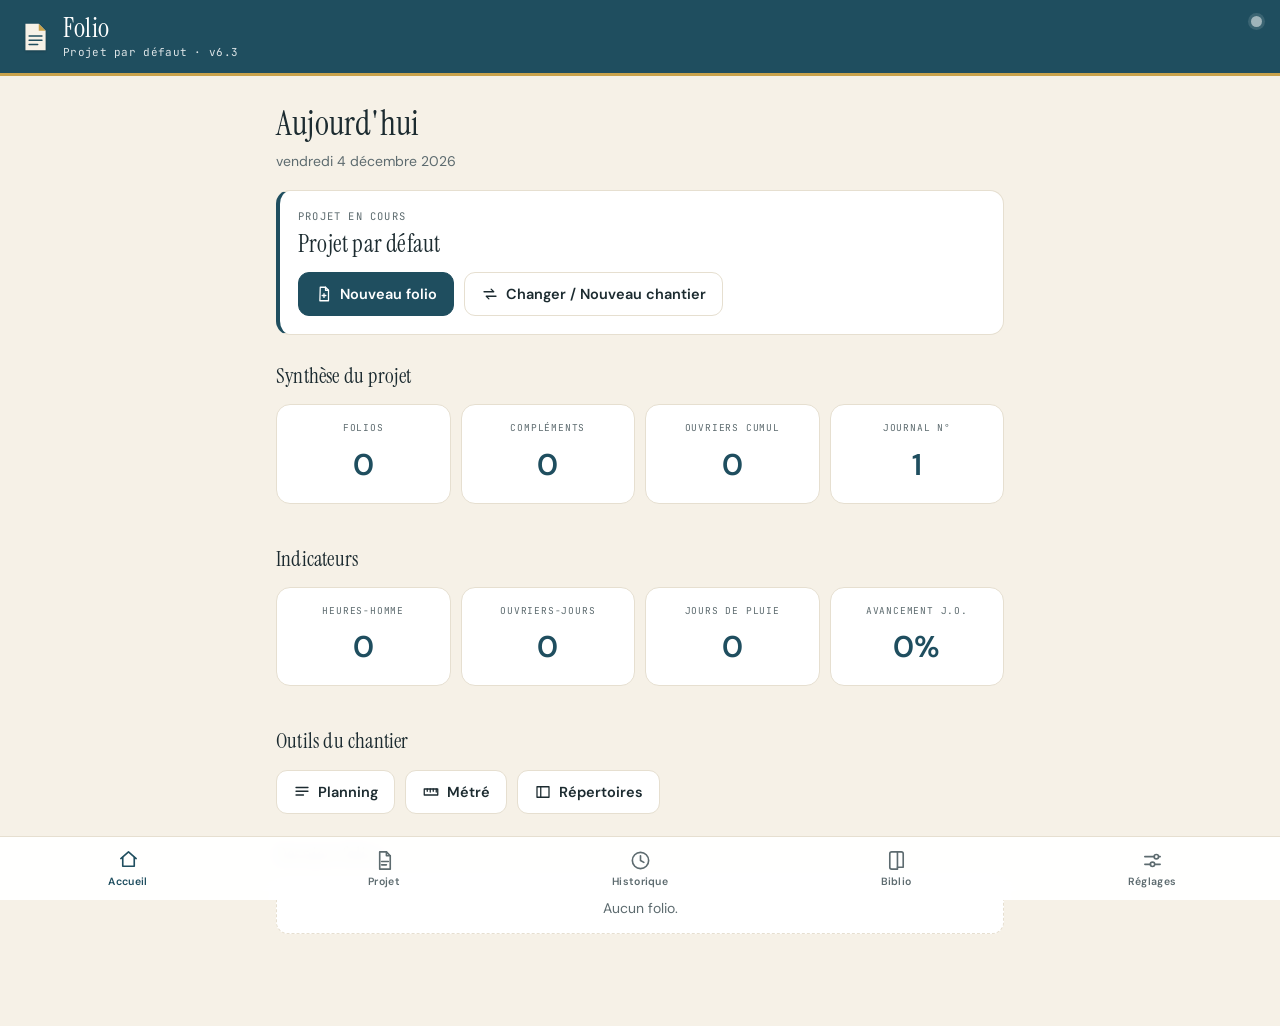
<file: index.html>
<!DOCTYPE html>
<html lang="fr">
<head>
<meta charset="UTF-8">
<meta name="viewport" content="width=device-width, initial-scale=1, viewport-fit=cover">
<meta http-equiv="Cache-Control" content="no-cache, no-store, must-revalidate">
<meta http-equiv="Pragma" content="no-cache">
<meta name="theme-color" content="#1F4E5F">
<title>Folio</title>
<link rel="manifest" href="manifest.json">
<link rel="icon" type="image/svg+xml" href="data:image/svg+xml,%3Csvg%20xmlns%3D%27http%3A//www.w3.org/2000/svg%27%20viewBox%3D%270%200%2064%2064%27%3E%3Crect%20width%3D%2764%27%20height%3D%2764%27%20rx%3D%2714%27%20fill%3D%27%231F4E5F%27/%3E%3Cpath%20d%3D%27M21%2012%20H30%20V48%20L26%2052%20H21%20Z%27%20fill%3D%27%23f6f1e7%27/%3E%3Cpath%20d%3D%27M21%2012%20H43%20V21%20H21%20Z%27%20fill%3D%27%23f6f1e7%27/%3E%3Cpath%20d%3D%27M21%2029%20H40%20V33%20L36%2037%20H21%20Z%27%20fill%3D%27%23f6f1e7%27/%3E%3Cpath%20d%3D%27M43%2012%20Q53%2013%2051%2022%20Q47%2020.5%2043%2021%20Z%27%20fill%3D%27%23C9A24B%27/%3E%3C/svg%3E">
<link rel="apple-touch-icon" href="icon-192.png">
<link rel="preconnect" href="https://fonts.googleapis.com">
<link rel="preconnect" href="https://fonts.gstatic.com" crossorigin>
<link href="https://fonts.googleapis.com/css2?family=Instrument+Serif:ital@0;1&family=DM+Sans:opsz,wght@9..40,400;9..40,500;9..40,600;9..40,700&family=JetBrains+Mono:wght@400;500;700&display=swap" rel="stylesheet">
<style>
  :root{
    --teal:#1F4E5F; --teal-d:#163a47; --gold:#C9A24B; --ink:#1c2b30; --ink-soft:#5d6b6f;
    --cream:#f6f1e7; --card:#ffffff; --line:#e6dfd0; --ok:#2f7d52; --warn:#b4452f; --amber:#e9d9b0; --amber-ink:#8a6d1f;
    --r:14px; --nav-h:64px;
  }
  *{box-sizing:border-box;-webkit-tap-highlight-color:transparent;}
  html,body{margin:0;padding:0;}
  body{
    font-family:"DM Sans",-apple-system,"Segoe UI",Roboto,sans-serif;
    background:var(--cream); color:var(--ink); line-height:1.5;
    padding-bottom:calc(var(--nav-h) + env(safe-area-inset-bottom));
  }
  h1,h2,h3,.serif{font-family:"Instrument Serif",Georgia,serif;font-weight:400;letter-spacing:.2px;}
  .mono{font-family:"JetBrains Mono",monospace;}

  /* v4.3 — cases extensibles + aide au débordement */
  .case-fieldset textarea, #form-complement textarea{resize:none;overflow:hidden;min-height:64px;}
  .case-extra{display:flex;align-items:center;gap:10px;flex-wrap:wrap;margin-top:8px;}
  .case-hint{font-family:"JetBrains Mono",monospace;font-size:11px;color:var(--ink-soft);}
  .case-hint.over{color:var(--amber-ink);font-weight:700;}
  .case-suite{display:none;align-items:center;gap:6px;border:1px solid var(--gold);background:#fff;color:var(--amber-ink);border-radius:9px;padding:9px 13px;font-weight:700;font-size:13px;font-family:inherit;cursor:pointer;min-height:42px;}
  .case-suite.show{display:inline-flex;}
  .compl-section{border:1px solid var(--line);border-radius:11px;padding:10px 12px;margin-bottom:10px;background:#fff;}
  .compl-section-h{display:flex;align-items:center;gap:9px;margin-bottom:8px;}
  .compl-section-t{flex:1;font-size:13px;color:var(--ink-soft);font-weight:600;}
  .compl-sec-del{border:none;background:#f3ece0;color:var(--warn);border-radius:8px;width:34px;height:34px;font-size:18px;cursor:pointer;}
  .compl-section textarea{width:100%;resize:none;overflow:hidden;min-height:64px;border:1px solid var(--line);border-radius:9px;padding:10px;font-family:inherit;font-size:14.5px;}
  .compl-add{display:flex;gap:9px;align-items:center;flex-wrap:wrap;margin-top:4px;}
  .compl-add select{flex:1;min-width:160px;}
  .folio-meta{display:flex;align-items:center;gap:10px;flex-wrap:wrap;margin:-6px 0 14px;}
  .statut-pill{font-family:"JetBrains Mono",monospace;font-size:10.5px;font-weight:700;letter-spacing:.6px;text-transform:uppercase;padding:5px 11px;border-radius:20px;background:#f1eadd;color:var(--ink-soft);border:1px solid var(--line);}
  .statut-pill.ok{background:#e7f3ec;color:var(--ok);border-color:#bfe0cc;}
  .statut-pill.warn{background:#fbeee9;color:var(--warn);border-color:#f0cfc4;}
  .folio-horo{font-family:"JetBrains Mono",monospace;font-size:10.5px;color:var(--ink-soft);}
  .photos-grid{display:grid;grid-template-columns:repeat(auto-fill,minmax(92px,1fr));gap:8px;margin-bottom:10px;}
  .photo-thumb{position:relative;aspect-ratio:1;border-radius:10px;overflow:hidden;border:1px solid var(--line);background:#000;}
  .photo-thumb img{width:100%;height:100%;object-fit:cover;display:block;}
  .photo-thumb .photo-del{position:absolute;top:4px;right:4px;width:26px;height:26px;border:none;border-radius:50%;background:rgba(0,0,0,.6);color:#fff;font-size:15px;cursor:pointer;}
  .biblio-field{display:flex;gap:10px;align-items:flex-start;border:1px solid var(--line);border-radius:10px;padding:10px 12px;margin-bottom:8px;background:#fff;cursor:pointer;}
  .biblio-field input{margin-top:2px;width:20px;height:20px;flex:none;}
  .biblio-txt{display:flex;flex-direction:column;gap:2px;}
  .biblio-field-l{font-size:13px;font-weight:700;}
  .biblio-field-v{font-size:13px;color:var(--ink-soft);}
  .biblio-field-cur{font-size:11px;color:var(--warn);}
  .plan-row,.metre-row{display:grid;gap:7px;align-items:center;background:#fff;border:1px solid var(--line);border-radius:11px;padding:10px;margin-bottom:8px;}
  .plan-row{grid-template-columns:1fr;}
  .plan-row .plan-dates{display:grid;grid-template-columns:1fr 1fr auto auto;gap:7px;align-items:center;}
  .metre-row{grid-template-columns:1fr;}
  .metre-row .metre-line{display:grid;grid-template-columns:80px 1fr;gap:7px;}
  .metre-row .metre-line2{display:grid;grid-template-columns:70px 1fr 1fr auto;gap:7px;align-items:center;}
  .plan-row input,.metre-row input{border:1px solid var(--line);border-radius:8px;padding:9px;font-family:inherit;font-size:14px;width:100%;}
  .row-del{border:none;background:#f3ece0;color:var(--warn);border-radius:8px;width:38px;height:38px;font-size:18px;cursor:pointer;flex:none;}
  .gantt{margin:6px 0 16px;display:flex;flex-direction:column;gap:7px;}
  .gantt-row{display:grid;grid-template-columns:96px 1fr;gap:8px;align-items:center;}
  .gantt-name{font-size:12px;color:var(--ink-soft);white-space:nowrap;overflow:hidden;text-overflow:ellipsis;}
  .gantt-track{position:relative;height:20px;background:#efe8d9;border-radius:6px;overflow:hidden;}
  .gantt-bar{position:absolute;top:0;height:100%;background:var(--teal);border-radius:6px;}
  .gantt-bar>span{position:absolute;inset:0;background:var(--gold);opacity:.85;}
  .metre-total{text-align:right;font-size:15px;margin:4px 2px 0;}
  .rep-tabs{display:flex;gap:6px;overflow-x:auto;margin-bottom:8px;-webkit-overflow-scrolling:touch;}
  .rep-tab{flex:none;border:1px solid var(--line);background:#fff;border-radius:999px;padding:8px 15px;font-size:13px;font-family:inherit;cursor:pointer;color:var(--ink-soft);min-height:40px;}
  .rep-tab.active{background:var(--teal);color:#fff;border-color:var(--teal);}
  .rep-row{display:grid;grid-template-columns:1fr 1fr;gap:7px;align-items:center;background:#fff;border:1px solid var(--line);border-radius:11px;padding:10px;margin-bottom:8px;}
  .rep-row .rep-f{border:1px solid var(--line);border-radius:8px;padding:9px;font-family:inherit;font-size:14px;width:100%;}
  .rep-row .row-del{grid-column:1 / -1;justify-self:end;}
  .case-rep{display:flex;gap:7px;margin-top:7px;align-items:center;}
  .case-rep-sel{flex:1;min-width:0;border:1px solid var(--line);border-radius:8px;padding:9px;font-family:inherit;font-size:13px;background:#fff;}
  .cat-item{padding:7px 2px;border-bottom:1px solid var(--line);font-size:14px;}
  .cat-item:last-child{border-bottom:none;}
  .cat-snip{font-size:12px;color:var(--ink-soft);margin-top:2px;}

  /* HEADER */
  .app-header{background:var(--teal);color:#fff;padding:14px 18px 12px;border-bottom:3px solid var(--gold);position:sticky;top:0;z-index:30;}
  .app-header h1{font-size:27px;margin:0;line-height:1;letter-spacing:.5px;}
  .brand{display:flex;align-items:center;gap:11px;}
  .brand-mark{width:34px;height:34px;flex:none;filter:drop-shadow(0 1px 1px rgba(0,0,0,.22));}
  .brand-txt{min-width:0;}
  .header-sub{font-family:"JetBrains Mono",monospace;font-size:11px;opacity:.85;margin:3px 0 0;letter-spacing:.3px;}
  .sync-dot{position:absolute;top:16px;right:18px;width:11px;height:11px;border-radius:50%;background:#9fb4ba;box-shadow:0 0 0 3px rgba(255,255,255,.12);}
  .sync-dot.dirty{background:var(--gold);} .sync-dot.synced{background:#6fdc9a;} .sync-dot.error{background:#ff8a7a;}

  /* SCREENS */
  main{padding:20px 16px 28px;max-width:760px;margin:0 auto;}
  .screen{display:none;animation:fade .25s ease;}
  .screen.active{display:block;}
  @keyframes fade{from{opacity:0;transform:translateY(6px);}to{opacity:1;transform:none;}}
  .screen-title{font-size:34px;margin:2px 0 2px;}
  .screen-sub{color:var(--ink-soft);font-size:14px;margin:0 0 18px;}
  .section-title{font-size:21px;margin:26px 0 12px;}

  /* CARDS */
  .card{background:var(--card);border:1px solid var(--line);border-radius:var(--r);padding:18px;margin-bottom:14px;}
  .card-hero{border-left:4px solid var(--teal);}
  .card-label{font-family:"JetBrains Mono",monospace;font-size:10.5px;letter-spacing:1.2px;text-transform:uppercase;color:var(--ink-soft);margin:0 0 6px;}
  .card-hero h3{font-size:24px;margin:0 0 14px;line-height:1.15;}
  .card-actions{display:flex;gap:10px;flex-wrap:wrap;}

  .grid-stats{display:grid;grid-template-columns:repeat(4,1fr);gap:10px;}
  @media(max-width:560px){.grid-stats{grid-template-columns:repeat(2,1fr);}}
  .stat-card{text-align:center;padding:16px 8px;}
  .stat-label{font-family:"JetBrains Mono",monospace;font-size:9.5px;letter-spacing:.8px;text-transform:uppercase;color:var(--ink-soft);margin:0 0 6px;}
  .stat-value{font-size:30px;font-weight:600;color:var(--teal);margin:0;}

  .quick-actions{display:grid;grid-template-columns:repeat(2,1fr);gap:10px;}
  .quick-actions .btn{justify-content:center;}

  /* BUTTONS */
  .btn{appearance:none;border:1px solid var(--line);background:#fff;color:var(--ink);border-radius:11px;padding:12px 16px;font-size:14.5px;font-weight:600;font-family:inherit;display:inline-flex;align-items:center;gap:7px;cursor:pointer;transition:.15s;}
  .btn:active{transform:scale(.98);}
  .btn-primary{background:var(--teal);border-color:var(--teal);color:#fff;}
  .btn-ghost{background:transparent;}
  .btn-secondary{background:#fff;}
  .btn-danger{background:#fff;border-color:#e7b7ab;color:var(--warn);}
  .btn-compact{padding:9px 13px;font-size:13.5px;}
  .btn-block{width:100%;justify-content:center;}
  .btn:disabled{opacity:.5;cursor:not-allowed;}

  /* FORMS */
  details.fieldset{background:var(--card);border:1px solid var(--line);border-radius:var(--r);margin-bottom:12px;overflow:hidden;}
  details.fieldset>summary{padding:14px 16px;font-weight:600;cursor:pointer;list-style:none;display:flex;align-items:center;gap:9px;font-size:15px;}
  details.fieldset>summary::-webkit-details-marker{display:none;}
  details.fieldset>summary::after{content:"▾";margin-left:auto;color:var(--ink-soft);transition:.2s;}
  details.fieldset[open]>summary::after{transform:rotate(180deg);}
  details.fieldset>summary .num,.case-tag{display:inline-flex;align-items:center;justify-content:center;min-width:24px;height:24px;border-radius:7px;background:var(--teal);color:#fff;font-size:12px;font-weight:700;font-family:"JetBrains Mono",monospace;}
  .case-tag{background:var(--gold);}
  details.fieldset>*:not(summary){margin-left:16px;margin-right:16px;}
  details.fieldset>*:last-child{margin-bottom:16px;}
  .field{margin:12px 0;}
  .field label{display:block;font-size:12px;font-weight:600;color:var(--ink-soft);margin-bottom:5px;text-transform:uppercase;letter-spacing:.4px;}
  .field input,.field select,.field textarea{width:100%;border:1px solid var(--line);border-radius:10px;padding:11px 12px;font-size:15px;font-family:inherit;background:#fcfaf5;color:var(--ink);}
  .field textarea{resize:vertical;min-height:64px;}
  .field input:focus,.field select:focus,.field textarea:focus{outline:none;border-color:var(--teal);background:#fff;}
  .field-hint{font-size:12px;color:var(--ink-soft);margin-top:5px;}
  .grid-2{display:grid;grid-template-columns:1fr 1fr;gap:10px;}
  .grid-4{display:grid;grid-template-columns:repeat(4,1fr);gap:8px;}
  @media(max-width:560px){.grid-4{grid-template-columns:1fr 1fr;}}
  .subgroup-title{font-size:12px;font-weight:700;text-transform:uppercase;letter-spacing:.5px;color:var(--ink-soft);margin:16px 0 4px;}

  /* OUVRIERS */
  .ouv-row{display:grid;grid-template-columns:1fr 1.4fr 64px 34px;gap:7px;align-items:center;margin-bottom:8px;}
  .ouv-row input{width:100%;border:1px solid var(--line);border-radius:9px;padding:9px 10px;font-size:14px;background:#fcfaf5;font-family:inherit;}
  .ouv-row .row-del{border:none;background:#f3ece0;color:var(--warn);border-radius:9px;height:38px;font-size:18px;cursor:pointer;}
  .btn-add-row{width:100%;border:1px dashed var(--teal);background:#fff;color:var(--teal);border-radius:10px;padding:10px;font-weight:600;cursor:pointer;font-family:inherit;font-size:14px;}
  .ouv-total{text-align:right;font-size:14px;color:var(--ink-soft);margin-top:8px;}
  .ouv-total strong{color:var(--teal);font-size:18px;}

  /* FOLIO LIST */
  .folio-list{list-style:none;padding:0;margin:0;}
  .folio-item{display:flex;align-items:center;gap:12px;background:var(--card);border:1px solid var(--line);border-radius:12px;padding:13px 14px;margin-bottom:9px;cursor:pointer;transition:.15s;}
  .folio-item:active{background:#fbf8f1;}
  .folio-num{font-family:"JetBrains Mono",monospace;font-size:12px;font-weight:700;color:var(--ink-soft);background:#f1eadd;border:1px solid var(--line);padding:6px 8px;border-radius:8px;white-space:nowrap;}
  .folio-info{flex:1;min-width:0;}
  .folio-date{font-family:"JetBrains Mono",monospace;font-size:13px;font-weight:600;}
  .folio-summary{font-size:13px;color:var(--ink-soft);overflow:hidden;text-overflow:ellipsis;white-space:nowrap;}
  .badge{font-family:"JetBrains Mono",monospace;font-size:9.5px;font-weight:700;letter-spacing:.6px;text-transform:uppercase;padding:5px 9px;border-radius:20px;white-space:nowrap;}
  .badge.brouillon{background:var(--amber);color:var(--amber-ink);}
  .badge.signe{background:#cfe8d8;color:var(--ok);}
  .badge.compl{background:#dfeaf0;color:var(--teal);}
  .empty-state{color:var(--ink-soft);font-size:14px;padding:14px;text-align:center;background:var(--card);border:1px dashed var(--line);border-radius:12px;}

  .screen-header{display:flex;align-items:center;gap:10px;margin-bottom:12px;}
  .screen-header .screen-title{margin:0;}
  .folio-toolbar{display:flex;align-items:center;gap:10px;margin-bottom:14px;}
  .folio-toolbar h2{flex:1;font-size:24px;margin:0;}
  .btn-icon{width:42px;height:42px;border-radius:11px;border:1px solid var(--line);background:#fff;font-size:18px;cursor:pointer;}

  .sticky-actions{position:sticky;bottom:calc(var(--nav-h) + env(safe-area-inset-bottom) + 8px);display:flex;gap:10px;padding:10px 0 2px;background:linear-gradient(to top,var(--cream) 70%,transparent);z-index:10;}
  .sticky-actions .btn{flex:1;justify-content:center;}

  /* BOTTOM NAV */
  .bottom-nav{position:fixed;bottom:0;left:0;right:0;height:var(--nav-h);padding-bottom:env(safe-area-inset-bottom);background:rgba(255,255,255,.96);backdrop-filter:blur(8px);border-top:1px solid var(--line);display:flex;z-index:40;}
  .nav-btn{flex:1;border:none;background:none;display:flex;flex-direction:column;align-items:center;justify-content:center;gap:3px;cursor:pointer;color:var(--ink-soft);font-family:inherit;padding:0;}
  .nav-btn .nav-icon{font-size:20px;line-height:1;}
  .nav-btn .nav-label{font-size:10.5px;font-weight:600;letter-spacing:.3px;}
  .nav-btn.active{color:var(--teal);}
  .nav-btn.active .nav-icon{transform:translateY(-1px);}
  .nav-btn .nav-icon svg{width:23px;height:23px;display:block;stroke:currentColor;fill:none;stroke-width:1.7;stroke-linecap:round;stroke-linejoin:round;}
  .nav-btn.active .nav-icon svg{stroke:var(--teal);}
  .btn svg.ic{width:18px;height:18px;flex:0 0 auto;stroke:currentColor;fill:none;stroke-width:1.7;stroke-linecap:round;stroke-linejoin:round;}

  /* TOAST */
  #toast-container{position:fixed;left:0;right:0;bottom:calc(var(--nav-h) + env(safe-area-inset-bottom) + 16px);display:flex;flex-direction:column;align-items:center;gap:8px;z-index:60;pointer-events:none;}
  .toast{background:#11201f;color:#fff;padding:12px 18px;border-radius:11px;font-size:14px;font-weight:500;box-shadow:0 8px 24px rgba(0,0,0,.25);animation:toastin .25s ease;max-width:90%;}
  .toast.success{background:#1f5b3a;} .toast.error{background:#8f3322;}
  @keyframes toastin{from{opacity:0;transform:translateY(10px);}to{opacity:1;transform:none;}}

  /* MODAL */
  .modal-overlay{position:fixed;inset:0;background:rgba(20,30,32,.5);display:none;align-items:center;justify-content:center;z-index:70;padding:20px;}
  .modal-overlay.open{display:flex;}
  .modal{background:#fff;border-radius:18px;padding:22px;max-width:440px;width:100%;}
  .modal h3{font-size:22px;margin:0 0 12px;}
  .modal-actions{display:flex;gap:10px;justify-content:flex-end;margin-top:18px;}

  /* PRINT AREA */
  #print-area{display:none;}
  @media print{
    body>*:not(#print-area){display:none !important;}
    #print-area{display:block !important;}
    body{background:#fff;padding:0;}
  }
  /* print styles applied inline within print-area for portability */
</style>
</head>
<body>

<header class="app-header">
  <div class="brand">
    <svg class="brand-mark" viewBox="0 0 64 64" aria-hidden="true">
      <path d="M14 7 H39 L52 20 V57 H14 Z" fill="#f6f1e7"/>
      <path d="M39 7 L52 20 H39 Z" fill="#C9A24B"/>
      <path d="M21 30 H45 M21 38 H45 M21 46 H37" stroke="#1F4E5F" stroke-width="3" stroke-linecap="round" fill="none"/>
    </svg>
    <div class="brand-txt">
      <h1>Folio</h1>
      <p class="header-sub" id="header-sub">Page après page, ton chantier · v6.3</p>
    </div>
  </div>
  <span class="sync-dot" id="sync-dot" title="Statut"></span>
</header>

<main>
  <!-- ACCUEIL -->
  <section class="screen active" data-screen="accueil">
    <h2 class="screen-title">Aujourd'hui</h2>
    <p class="screen-sub" id="today-date">—</p>

    <div class="card card-hero">
      <p class="card-label">Projet en cours</p>
      <h3 id="hero-projet-nom">—</h3>
      <div class="card-actions">
        <button class="btn btn-primary" id="btn-new-folio"><svg class="ic" viewBox="0 0 24 24"><path d="M7 3h7l4 4v14H6.5z"/><path d="M14 3v4h4"/><path d="M12 11.5v5M9.5 14h5"/></svg>Nouveau folio</button>
        <button class="btn btn-ghost" id="btn-continue-folio"><svg class="ic" viewBox="0 0 24 24"><path d="M20 12a8 8 0 1 1-2.34-5.66"/><path d="M20 4v4h-4"/></svg><span class="btn-txt">Continuer</span></button>
        <button class="btn btn-ghost" id="btn-switch-projet"><svg class="ic" viewBox="0 0 24 24"><path d="M4 9h13l-3.5-3.5M20 15H7l3.5 3.5"/></svg>Changer / Nouveau chantier</button>
      </div>
    </div>

    <h3 class="section-title">Synthèse du projet</h3>
    <div class="grid-stats">
      <div class="card stat-card"><p class="stat-label">Folios</p><p class="stat-value" id="st-folios">0</p></div>
      <div class="card stat-card"><p class="stat-label">Compléments</p><p class="stat-value" id="st-compl">0</p></div>
      <div class="card stat-card"><p class="stat-label">Ouvriers cumul</p><p class="stat-value" id="st-ouv">0</p></div>
      <div class="card stat-card"><p class="stat-label">Journal N°</p><p class="stat-value" id="st-journal">1</p></div>
    </div>

    <h3 class="section-title">Indicateurs</h3>
    <div class="grid-stats">
      <div class="card stat-card"><p class="stat-label">Heures-homme</p><p class="stat-value" id="st-hh">0</p></div>
      <div class="card stat-card"><p class="stat-label">Ouvriers-jours</p><p class="stat-value" id="st-oj">0</p></div>
      <div class="card stat-card"><p class="stat-label">Jours de pluie</p><p class="stat-value" id="st-pluie">0</p></div>
      <div class="card stat-card"><p class="stat-label">Avancement J.O.</p><p class="stat-value" id="st-avct">—</p></div>
    </div>

    <h3 class="section-title">Outils du chantier</h3>
    <div class="card-actions" style="margin-bottom:6px;">
      <button class="btn btn-secondary" id="btn-planning"><svg class="ic" viewBox="0 0 24 24"><path d="M4 6h16M4 11h16M4 16h10"/></svg>Planning</button>
      <button class="btn btn-secondary" id="btn-metre"><svg class="ic" viewBox="0 0 24 24"><path d="M3 8h18v8H3z"/><path d="M7 8v3M11 8v4M15 8v3M19 8v4"/></svg>Métré</button>
      <button class="btn btn-secondary" id="btn-repertoires"><svg class="ic" viewBox="0 0 24 24"><path d="M4 5h16v14H4z"/><path d="M9 5v14"/></svg>Répertoires</button>
    </div>

    <h3 class="section-title">Derniers folios</h3>
    <ul class="folio-list" id="recent-folios"><li class="empty-state">Aucun folio.</li></ul>
  </section>

  <!-- PROJETS (multi-chantiers) -->
  <section class="screen" data-screen="projets">
    <h2 class="screen-title">Chantiers</h2>
    <p class="screen-sub">Bascule entre tes chantiers, crée-en un nouveau, gère les existants. Chaque chantier a ses folios et son N° de Journal isolés.</p>

    <h3 class="section-title">Liste</h3>
    <ul class="folio-list" id="projets-list"><li class="empty-state">Aucun chantier.</li></ul>

    <h3 class="section-title">Nouveau chantier</h3>
    <div class="card">
      <div class="field"><label>Nom du chantier</label>
        <input id="new-projet-nom" type="text" placeholder="Ex : Bureau Bruxelles SA"></div>
      <div class="field"><label>ID court <span style="opacity:.6">(optionnel — généré sinon)</span></label>
        <input id="new-projet-id" type="text" placeholder="ex : bureau-bxl"></div>
      <button class="btn btn-primary" id="btn-create-projet">✨ Créer ce chantier</button>
    </div>

    <div style="margin-top:18px;">
      <button class="btn btn-ghost" id="btn-projets-back">← Retour à l'Accueil</button>
    </div>
  </section>

  <!-- PROJET -->
  <section class="screen" data-screen="projet">
    <h2 class="screen-title">Projet</h2>
    <h3 class="section-title">Publication</h3>
    <div class="quick-actions" style="margin-bottom:20px;">
      <button type="button" class="btn btn-secondary" id="btn-publish"><svg class="ic" viewBox="0 0 24 24"><path d="M7 18h9a3.5 3.5 0 0 0 .5-7A5 5 0 0 0 7 10a4 4 0 0 0 0 8z"/><path d="M12 16.5v-5M9.5 13.5L12 11l2.5 2.5"/></svg>Publier sur GitHub</button>
      <button type="button" class="btn btn-secondary" id="btn-pdf"><svg class="ic" viewBox="0 0 24 24"><path d="M12 4v10M8 11l4 4 4-4"/><path d="M5 19h14"/></svg>Télécharger le PDF</button>
    </div>
    <p class="screen-sub">Page de garde & contrat — à remplir une fois.</p>
    <form id="form-projet" autocomplete="off">
      <details class="fieldset" open>
        <summary><span class="num">①</span> Identité</summary>
        <div class="field"><label>Nom du projet</label><input name="nom" type="text"></div>
        <div class="field"><label>Description des travaux</label><textarea name="description" rows="3"></textarea></div>
        <div class="grid-2">
          <div class="field"><label>ProjetID</label><input name="projet_id" type="text" placeholder="PRJ-CHIREC-CAVELL"></div>
          <div class="field"><label>Statut</label>
            <select name="statut"><option>Actif</option><option>Clôturé</option><option>Archivé</option></select></div>
        </div>
      </details>
      <details class="fieldset">
        <summary><span class="num">②</span> Marché</summary>
        <div class="field"><label>Pouvoir adjudicateur</label><input name="pouvoir_adjudicateur" type="text"></div>
        <div class="field"><label>N° du dossier</label><input name="no_dossier" type="text"></div>
        <div class="field"><label>Cahier des charges N°</label><input name="csc_no" type="text"></div>
        <div class="field"><label>Référence CSC</label><input name="csc_ref" type="text"></div>
        <div class="field"><label>Journal N°</label><input name="journal_no" type="number" min="1"></div>
      </details>
      <details class="fieldset">
        <summary><span class="num">③</span> Entrepreneur</summary>
        <div class="field"><label>Entrepreneur — nom</label><input name="ent_nom" type="text"></div>
        <div class="field"><label>Adresse</label><input name="ent_adresse" type="text"></div>
        <div class="grid-2">
          <div class="field"><label>Téléphone</label><input name="ent_tel" type="tel"></div>
          <div class="field"><label>N° TVA / entreprise</label><input name="ent_tva" type="text"></div>
        </div>
        <div class="field"><label>Agréation</label><input name="ent_agreation" type="text"></div>
        <p class="screen-sub" style="margin-top:14px;">Cachet (sur les pages PDF) :</p>
        <div class="grid-2">
          <div class="field"><label>Cachet — texte central</label><input name="ent_cachet_label" type="text" placeholder="Ex : EEG"></div>
          <div class="field"><label>Cachet — ville</label><input name="ent_ville" type="text" placeholder="Ex : Namur"></div>
        </div>
        <div class="field"><label>Cachet — email</label><input name="ent_mail" type="email" placeholder="Ex : naninne@eeg.be"></div>
      </details>
      <details class="fieldset">
        <summary><span class="num">④</span> Dates & notes</summary>
        <div class="grid-2">
          <div class="field"><label>Début chantier</label><input name="date_debut" type="date"></div>
          <div class="field"><label>Fin prévue</label><input name="date_fin" type="date"></div>
        </div>
        <div class="field"><label>Notes</label><textarea name="notes" rows="3"></textarea></div>
      </details>
      <details class="fieldset">
        <summary><span class="num">⑤</span> Synthèse contrat (page 2 du PDF)</summary>
        <div class="field"><label>Montant de l'entreprise</label><input name="montant_entreprise" type="text" placeholder="Ex. 1.250.000,00 EUR HTVA"></div>
        <div class="grid-2">
          <div class="field"><label>Date d'adjudication</label><input name="date_adjudication" type="date"></div>
          <div class="field"><label>Date d'approbation</label><input name="date_approbation" type="date"></div>
        </div>
        <div class="grid-2">
          <div class="field"><label>Date contractuelle début</label><input name="date_contract_debut" type="date"></div>
          <div class="field"><label>Date contractuelle fin</label><input name="date_contract_fin" type="date"></div>
        </div>
        <div class="grid-2">
          <div class="field"><label>Lieu (à ___)</label><input name="lieu_contrat" type="text"></div>
          <div class="field"><label>Délai d'achèvement (J.O.)</label><input name="delai_achevement_jo" type="number" min="0"></div>
        </div>
        <div class="field"><label>Interruptions autorisées</label><textarea name="interruptions_autorisees" rows="2"></textarea></div>
        <div class="field"><label>Prolongations délai autorisées</label><textarea name="prolongations_delai" rows="2"></textarea></div>
        <p class="subgroup-title">Nombre de jours (en J.O.)</p>
        <div class="grid-4">
          <div class="field"><label>Fériés</label><input name="jours_feries" type="number" min="0" value="0"></div>
          <div class="field"><label>Congés légaux</label><input name="jours_conges_legaux" type="number" min="0" value="0"></div>
          <div class="field"><label>Intempéries</label><input name="jours_intemperies" type="number" min="0" value="0"></div>
          <div class="field"><label>Divers</label><input name="jours_divers" type="number" min="0" value="0"></div>
        </div>
        <p class="subgroup-title">Achèvement réel</p>
        <div class="grid-2">
          <div class="field"><label>Date réelle d'achèvement</label><input name="date_reelle_achevement" type="date"></div>
          <div class="field"><label>Reportée au</label><input name="date_reportee" type="date"></div>
        </div>
        <div class="field"><label>Nombre de jours pleins de retard</label><input name="jours_retard" type="number" min="0" value="0"></div>
      </details>
      <div class="sticky-actions">
        <button type="button" class="btn btn-primary" id="save-projet">Sauvegarder le projet</button>
      </div>
    </form>
  </section>

  <!-- FOLIO EDITOR -->
  <section class="screen" data-screen="folio">
    <div class="folio-toolbar">
      <button class="btn-icon" id="folio-back" title="Retour">←</button>
      <h2 id="folio-title">Folio</h2>
      <button class="btn-icon" id="folio-delete" title="Supprimer">🗑</button>
    </div>
    <div class="folio-meta"><span id="folio-statut-pill" class="statut-pill">brouillon</span><span id="folio-horo" class="folio-horo"></span></div>
    <form id="form-folio" autocomplete="off">
      <details class="fieldset" open>
        <summary><span class="num">①</span> Informations générales</summary>
        <div class="grid-2">
          <div class="field"><label>Folio N°</label><input name="folio_no" type="number" min="1" max="30" required></div>
          <div class="field"><label>Date</label><input name="date" type="date" required></div>
        </div>
        <div class="grid-2">
          <div class="field"><label>Heure début</label><input name="heures_debut" type="time" value="06:30"></div>
          <div class="field"><label>Heure fin</label><input name="heures_fin" type="time" value="15:00"></div>
        </div>
        <div class="field"><label>État atmosphérique</label>
          <select name="etat_atmospherique"><option value="">—</option><option>Ciel dégagé</option><option>Ensoleillé</option><option>Beau</option><option>Nuageux</option><option>Couvert</option><option>Pluie légère</option><option>Pluie forte</option><option>Neige</option><option>Gel</option><option>Brouillard</option><option>Vent fort</option><option>Orage</option><option>Variable</option></select>
        </div>
        <div class="grid-2">
          <div class="field"><label>Temp. 8h (°C)</label><input name="temp_8h" type="number" step="0.1"></div>
          <div class="field"><label>Temp. 16h (°C)</label><input name="temp_16h" type="number" step="0.1"></div>
        </div>
        <button type="button" class="btn btn-ghost btn-compact" id="btn-meteo">🌤 Récupérer la météo</button>
      </details>

      <details class="fieldset case-fieldset" open>
        <summary><span class="case-tag">A</span> Ouvriers</summary>
        <div id="ouvriers-rows"></div>
        <datalist id="dl-classe"></datalist>
        <datalist id="dl-metier"></datalist>
        <button type="button" class="btn-add-row" id="add-ouvrier">+ Ajouter une ligne</button>
        <p class="ouv-total">Total : <strong id="ouv-total">0</strong></p>
      </details>

      <details class="fieldset case-fieldset"><summary><span class="case-tag">B</span> Travaux exécutés</summary><div class="field"><textarea name="case_B" rows="4"></textarea></div></details>
      <details class="fieldset case-fieldset"><summary><span class="case-tag">C</span> Matériel en service</summary><div class="field"><textarea name="case_C" rows="3"></textarea><div class="case-rep"><select id="caserep-C" class="case-rep-sel"></select><button type="button" class="btn btn-ghost btn-compact case-rep-ins" data-letter="C" data-type="materiel">Insérer</button></div></div></details>
      <details class="fieldset case-fieldset"><summary><span class="case-tag">D</span> Matériel hors service</summary><div class="field"><textarea name="case_D" rows="3"></textarea></div></details>
      <details class="fieldset case-fieldset"><summary><span class="case-tag">E</span> Matériaux entrés</summary><div class="field"><textarea name="case_E" rows="3"></textarea><div class="case-rep"><select id="caserep-E" class="case-rep-sel"></select><button type="button" class="btn btn-ghost btn-compact case-rep-ins" data-letter="E" data-type="materiaux">Insérer</button></div></div></details>
      <details class="fieldset case-fieldset"><summary><span class="case-tag">F</span> Essais sur chantier</summary><div class="field"><textarea name="case_F" rows="3"></textarea></div></details>
      <details class="fieldset case-fieldset"><summary><span class="case-tag">G</span> Échantillons expédiés</summary><div class="field"><textarea name="case_G" rows="3"></textarea></div></details>
      <details class="fieldset case-fieldset"><summary><span class="case-tag">H</span> Événements imprévus</summary><div class="field"><textarea name="case_H" rows="4"></textarea></div></details>
      <details class="fieldset case-fieldset"><summary><span class="case-tag">J</span> Décisions prises</summary><div class="field"><textarea name="case_J" rows="4"></textarea></div></details>
      <details class="fieldset case-fieldset"><summary><span class="case-tag">K</span> Visites &amp; divers</summary><div class="field"><textarea name="case_K" rows="3"></textarea><div class="case-rep"><select id="caserep-K" class="case-rep-sel"></select><button type="button" class="btn btn-ghost btn-compact case-rep-ins" data-letter="K" data-type="visiteurs">Insérer</button></div></div></details>

      <details class="fieldset">
        <summary>📷 Photos du jour</summary>
        <p class="screen-sub">Jointes au folio pour ta traçabilité interne — elles n'apparaissent pas dans le PDF officiel 9545 F.</p>
        <div id="photos-grid" class="photos-grid"></div>
        <input type="file" id="photo-input" accept="image/*" capture="environment" multiple hidden>
        <button type="button" class="btn btn-ghost btn-compact" id="add-photo">＋ Ajouter une photo</button>
      </details>

      <details class="fieldset">
        <summary><span class="num">②</span> Statut & signatures</summary>
        <div class="field"><label>Statut</label>
          <select name="statut"><option>brouillon</option><option>À signer</option><option>Signé</option><option>Validé</option><option>Archivé</option></select></div>
        <div class="grid-2">
          <div class="field"><label>Signé préposé</label><select name="signature_prepose"><option value="">Non</option><option value="Signé">Oui</option></select></div>
          <div class="field"><label>Signé entrepreneur</label><select name="signature_entrepreneur"><option value="">Non</option><option value="Signé">Oui</option></select></div>
        </div>
      </details>

      <div class="sticky-actions">
        <button type="button" class="btn btn-ghost" id="save-folio-draft">Brouillon</button>
        <button type="button" class="btn btn-primary" id="save-folio">Sauvegarder</button>
      </div>
    </form>
  </section>

  <!-- HISTORIQUE -->
  <section class="screen" data-screen="historique">
    <div class="screen-header"><h2 class="screen-title">Historique</h2>
      <button class="btn btn-primary btn-compact" id="hist-new" style="margin-left:auto">+ Folio</button></div>
    <ul class="folio-list" id="all-folios"><li class="empty-state">Aucun folio.</li></ul>

    <div class="screen-header" style="margin-top:24px;">
      <h3 class="section-title" style="margin:0;flex:1;">Compléments</h3>
      <button class="btn btn-ghost btn-compact" id="hist-new-compl">+ Complément</button>
    </div>
    <p class="screen-sub">Pour les cases qui débordent (N° 31 à 40).</p>
    <ul class="folio-list" id="all-complements"><li class="empty-state">Aucun complément.</li></ul>
  </section>

  <!-- COMPLEMENT EDITOR -->
  <section class="screen" data-screen="complement">
    <div class="folio-toolbar">
      <button class="btn-icon" id="compl-back" title="Retour">←</button>
      <h2 id="compl-title">Complément</h2>
      <button class="btn-icon" id="compl-delete" title="Supprimer">🗑</button>
    </div>
    <form id="form-complement" autocomplete="off">
      <details class="fieldset" open>
        <summary><span class="num">①</span> Folio concerné</summary>
        <div class="grid-2">
          <div class="field"><label>Folio principal</label><input id="c-folio-ref" type="number" min="1" max="30" inputmode="numeric"></div>
          <div class="field"><label>Date du folio</label><input id="c-date-ref" type="date"></div>
        </div>
        <p class="screen-sub">N° du complément : <strong class="mono" id="c-num-echo">0000</strong> — identique au folio (numérotation 1:1).</p>
      </details>
      <details class="fieldset" open>
        <summary><span class="num">②</span> Suites de cases</summary>
        <div id="compl-sections"></div>
        <div class="compl-add">
          <select id="c-add-case"></select>
          <button type="button" class="btn btn-ghost btn-compact" id="c-add-case-btn">+ Ajouter une case</button>
        </div>
      </details>
      <div class="sticky-actions">
        <button type="button" class="btn btn-primary" id="save-complement">Sauvegarder</button>
      </div>
    </form>
  </section>

  <!-- REGLAGES -->
  <section class="screen" data-screen="reglages">
    <h2 class="screen-title">Réglages</h2>

    <details class="fieldset" open>
      <summary>📍 Localisation météo</summary>
      <div class="grid-2">
        <div class="field"><label>Latitude</label><input id="r-lat" type="number" step="0.0001"></div>
        <div class="field"><label>Longitude</label><input id="r-lon" type="number" step="0.0001"></div>
      </div>
      <div class="field"><label>Météo auto à la création d'un folio</label>
        <select id="r-meteo-auto"><option value="oui">Oui</option><option value="non">Non</option></select></div>
    </details>

    <details class="fieldset" open>
      <summary>👤 Identité</summary>
      <div class="field"><label>Ton nom (auteur des folios)</label><input id="r-auteur" type="text" placeholder="Ex : Ramiz Xhixha"></div>
    </details>

    <details class="fieldset" open>
      <summary>☁ GitHub (publication + PDF)</summary>
      <p class="screen-sub">Token créé sur github.com/settings/tokens (scope <b>repo</b>). Stocké uniquement sur cet appareil.</p>
      <div class="field"><label>Owner</label><input id="r-owner" type="text" placeholder="ramizxhixha-a11y"></div>
      <div class="field"><label>Repo</label><input id="r-repo" type="text" placeholder="journal-travaux-"></div>
      <div class="field"><label>Branche</label><input id="r-branch" type="text" placeholder="main"></div>
      <div class="field"><label>Personal Access Token</label><input id="r-token" type="password" placeholder="ghp_…"></div>
      <button class="btn btn-ghost btn-compact" id="btn-test-github" style="margin-top:4px;">🔍 Tester la connexion</button>
    </details>

    <details class="fieldset">
      <summary>✨ IA (optionnel)</summary>
      <p class="screen-sub">Renfort d'extraction quand les regex/OCR ratent des champs. Ta clé Anthropic reste <b>sur cet appareil</b> (jamais publiée). Crée-la sur console.anthropic.com.</p>
      <div class="field"><label>Clé API Anthropic</label><input id="r-aikey" type="password" placeholder="sk-ant-…"></div>
      <div class="field"><label>Modèle</label><input id="r-aimodel" type="text" placeholder="claude-sonnet-4-20250514"></div>
    </details>

    <details class="fieldset" open>
      <summary>📓 Journaux (1 journal = ~31 jours)</summary>
      <p class="screen-sub">Au 1er jour ouvrable de chaque nouveau mois, un nouveau N° s'ouvre automatiquement.
      L'ancien est clôturé et reste téléchargeable comme PDF séparé.</p>
      <ul class="folio-list" id="journals-list" style="margin-top:8px;"><li class="empty-state">—</li></ul>
    </details>

    <details class="fieldset">
      <summary>💾 Sauvegarde & import</summary>
      <button class="btn btn-secondary btn-block" id="r-export" style="margin-bottom:8px;">⬇ Exporter tout (JSON)</button>
      <button class="btn btn-secondary btn-block" id="r-import">⬆ Importer un JSON</button>
    </details>

    <details class="fieldset">
      <summary>⚠ Zone dangereuse</summary>
      <button class="btn btn-danger btn-block" id="r-reset">Tout effacer (local)</button>
    </details>

    <details class="fieldset">
      <summary>ℹ À propos</summary>
      <p style="font-size:14px;">Folio v5.5 — Journal des Travaux, modèle Embuild 9545 F.</p>
      <p class="screen-sub">100 % local (IndexedDB) + publication GitHub explicite. Fonctionne hors-ligne.</p>
    </details>

    <div class="sticky-actions">
      <button type="button" class="btn btn-primary" id="save-reglages">💾 Enregistrer les réglages</button>
    </div>
  </section>

  <!-- BIBLIOTHEQUE -->
  <section class="screen" data-screen="biblio">
    <h2 class="screen-title">Bibliothèque</h2>
    <p class="screen-sub">Lis un cahier des charges (PDF) du chantier : Folio en extrait les infos du marché et te propose de les reporter dans le projet. Tout reste sur ta tablette.</p>
    <input type="file" id="biblio-input" accept="application/pdf,.pdf" hidden>
    <button class="btn btn-primary btn-block" id="biblio-pick">📄 Lire un CSC (PDF)</button>
    <p class="screen-sub" id="biblio-status" style="margin-top:12px;"></p>
    <div id="biblio-ai-wrap" style="display:none;margin:2px 0 8px;"><button type="button" class="btn btn-ghost btn-compact" id="biblio-ai">✨ Compléter par IA</button></div>
    <div id="biblio-review" style="display:none;">
      <h3 class="section-title">Données détectées</h3>
      <p class="screen-sub">Coche ce que tu veux reporter dans le projet. Les champs déjà remplis sont décochés par défaut — rien n'est écrasé sans ton accord.</p>
      <div id="biblio-fields"></div>
      <div class="sticky-actions">
        <button type="button" class="btn btn-primary" id="biblio-apply">Reporter dans le projet</button>
      </div>
    </div>
    <h3 class="section-title">Documents lus</h3>
    <ul class="folio-list" id="biblio-docs"><li class="empty-state">Aucun document lu.</li></ul>
    <h3 class="section-title">Catalogue du chantier</h3>
    <div id="biblio-catalogue"></div>
  </section>

  <!-- PLANNING (Gantt v1) -->
  <section class="screen" data-screen="planning">
    <div class="folio-toolbar">
      <button class="btn-icon" id="plan-back" title="Retour">←</button>
      <h2 id="plan-title" style="flex:1;font-size:22px;margin:0;">Planning</h2>
      <button class="btn btn-ghost btn-compact" id="plan-add">+ Tâche</button>
    </div>
    <p class="screen-sub">Tâches du chantier. Saisie manuelle, ou génère un squelette depuis les chapitres du métré (dates à compléter).</p>
    <div class="card-actions" style="margin-bottom:8px;">
      <button class="btn btn-secondary" id="plan-from-metre">Depuis le métré</button>
    </div>
    <div id="plan-gantt" class="gantt"></div>
    <div id="plan-rows"></div>
    <div class="sticky-actions"><button type="button" class="btn btn-primary" id="plan-save">Enregistrer le planning</button></div>
  </section>

  <!-- METRE (v1) -->
  <section class="screen" data-screen="metre">
    <div class="folio-toolbar">
      <button class="btn-icon" id="metre-back" title="Retour">←</button>
      <h2 id="metre-title" style="flex:1;font-size:22px;margin:0;">Métré</h2>
      <button class="btn btn-ghost btn-compact" id="metre-add">+ Poste</button>
    </div>
    <p class="screen-sub">Postes du marché. Saisis à la main ou importe-les depuis le métré PDF (couche texte requise).</p>
    <div class="card-actions" style="margin-bottom:8px;">
      <button class="btn btn-secondary" id="metre-pdf-btn">Importer depuis un PDF</button>
      <input type="file" id="metre-pdf" accept="application/pdf,.pdf" style="display:none;">
    </div>
    <div id="metre-rows"></div>
    <p class="metre-total">Total HTVA : <strong id="metre-total" class="mono">0,00 €</strong></p>
    <div class="sticky-actions"><button type="button" class="btn btn-primary" id="metre-save">Enregistrer le métré</button></div>
  </section>

  <!-- REPERTOIRES (Phase 2) -->
  <section class="screen" data-screen="repertoires">
    <div class="folio-toolbar">
      <button class="btn-icon" id="rep-back" title="Retour">←</button>
      <h2 id="rep-title" style="flex:1;font-size:22px;margin:0;">Répertoires</h2>
      <button class="btn btn-ghost btn-compact" id="rep-add">+ Entrée</button>
    </div>
    <div class="rep-tabs" id="rep-tabs">
      <button class="rep-tab active" data-tab="ouvriers">Ouvriers</button>
      <button class="rep-tab" data-tab="materiel">Matériel</button>
      <button class="rep-tab" data-tab="materiaux">Matériaux</button>
      <button class="rep-tab" data-tab="visiteurs">Visiteurs</button>
    </div>
    <p class="screen-sub">Base réutilisable sur tous tes chantiers. Saisie manuelle ou import CSV ; les ouvriers saisis dans les folios s'ajoutent automatiquement.</p>
    <div class="card-actions" style="margin-bottom:8px;">
      <button class="btn btn-secondary" id="rep-csv-btn">Importer un CSV</button>
      <input type="file" id="rep-csv" accept=".csv,text/csv" style="display:none;">
    </div>
    <div id="rep-rows"></div>
    <div class="sticky-actions"><button type="button" class="btn btn-primary" id="rep-save">Enregistrer le répertoire</button></div>
  </section>
</main>

<nav class="bottom-nav">
  <button class="nav-btn active" data-nav="accueil"><span class="nav-icon"><svg viewBox="0 0 24 24"><path d="M4 11l8-7 8 7"/><path d="M6 10v9h12v-9"/></svg></span><span class="nav-label">Accueil</span></button>
  <button class="nav-btn" data-nav="projet"><span class="nav-icon"><svg viewBox="0 0 24 24"><path d="M7 3h7l4 4v14H7z"/><path d="M14 3v4h4"/><path d="M9 13h7M9 16.5h5"/></svg></span><span class="nav-label">Projet</span></button>
  <button class="nav-btn" data-nav="historique"><span class="nav-icon"><svg viewBox="0 0 24 24"><circle cx="12" cy="12" r="8.5"/><path d="M12 7v5l3.5 2"/></svg></span><span class="nav-label">Historique</span></button>
  <button class="nav-btn" data-nav="biblio"><span class="nav-icon"><svg viewBox="0 0 24 24"><path d="M5 5a2 2 0 0 1 2-2h6v18H7a2 2 0 0 1-2-2z"/><path d="M13 3h4a2 2 0 0 1 2 2v14h-6"/></svg></span><span class="nav-label">Biblio</span></button>
  <button class="nav-btn" data-nav="reglages"><span class="nav-icon"><svg viewBox="0 0 24 24"><path d="M4 8h10M19 8h1M4 16h6M15 16h5"/><circle cx="16" cy="8" r="2.3"/><circle cx="12" cy="16" r="2.3"/></svg></span><span class="nav-label">Réglages</span></button>
</nav>

<div id="toast-container"></div>
<div class="modal-overlay" id="modal"><div class="modal" id="modal-box"></div></div>
<div id="print-area"></div>
<input type="file" id="import-file" accept=".json,application/json" hidden>

<script>
(() => {
'use strict';

/* ═══════════ CONSTANTES & ÉTAT ═══════════ */
const APP_VERSION='6.3';
const DB_NAME='journal-travaux-db';
const DB_VERSION=5;
const STORES={
  projet:'projet', folios:'folios', complements:'complements', config:'config',
  rep_ouvriers:'repertoire_ouvriers', rep_materiel:'repertoire_materiel',
  rep_materiaux:'repertoire_materiaux', rep_visiteurs:'repertoire_visiteurs',
  /* §4.7 — Bibliothèque (ajout v5, non destructif : onupgradeneeded crée seulement les stores absents) */
  biblio_documents:'biblio_documents', biblio_extractions:'biblio_extractions',
  biblio_projets_meta:'biblio_projets_meta', patterns_lib:'patterns_lib'
};
const LEGACY_DB_NAMES=['journal-travaux-db','journal_travaux','journal-travaux'];

const DEFAULT_CONFIG={
  projet_id:'main', meteo_lat:50.7949, meteo_lon:4.3520, meteo_auto:'oui', auteur:'',
  gh_owner:'', gh_repo:'', gh_branch:'main', gh_token:'',
  anthropic_key:'', anthropic_model:'claude-sonnet-4-20250514'
};

let db=null;
let state={ config:{...DEFAULT_CONFIG},
            projet:null, projets:[],                          /* projet = courant ; projets = TOUS */
            folios:[], complements:[],
            curFolioId:null, curComplId:null, screen:'accueil' };

/* ═══════════ INDEXEDDB ═══════════ */
function openDB(name=DB_NAME, version=DB_VERSION){
  return new Promise((res,rej)=>{
    const r=indexedDB.open(name,version);
    r.onerror=()=>rej(r.error);
    r.onsuccess=()=>res(r.result);
    r.onupgradeneeded=e=>{
      const d=e.target.result;
      Object.values(STORES).forEach(s=>{ if(!d.objectStoreNames.contains(s)) d.createObjectStore(s,{keyPath:'id'}); });
    };
  });
}
function tx(store,mode='readonly'){ return db.transaction(store,mode).objectStore(store); }
function dbGet(store,key){ return new Promise((res,rej)=>{const r=tx(store).get(key);r.onsuccess=()=>res(r.result);r.onerror=()=>rej(r.error);}); }
function dbAll(store){ return new Promise((res,rej)=>{const r=tx(store).getAll();r.onsuccess=()=>res(r.result||[]);r.onerror=()=>rej(r.error);}); }
function dbPut(store,val){ return new Promise((res,rej)=>{const r=tx(store,'readwrite').put(val);r.onsuccess=()=>res(r.result);r.onerror=()=>rej(r.error);}); }
function dbDel(store,key){ return new Promise((res,rej)=>{const r=tx(store,'readwrite').delete(key);r.onsuccess=()=>res();r.onerror=()=>rej(r.error);}); }
function dbClear(store){ return new Promise((res,rej)=>{const r=tx(store,'readwrite').clear();r.onsuccess=()=>res();r.onerror=()=>rej(r.error);}); }

/* ═══════════ HELPERS ═══════════ */
const $=s=>document.querySelector(s);
const $$=s=>Array.from(document.querySelectorAll(s));
const pad=(n,l=4)=>String(n||0).padStart(l,'0');
const uid=()=>'f'+Date.now().toString(36)+Math.random().toString(36).slice(2,7);
function todayISO(){const d=new Date();return `${d.getFullYear()}-${String(d.getMonth()+1).padStart(2,'0')}-${String(d.getDate()).padStart(2,'0')}`;}
function fmtDate(iso){ if(!iso) return '—'; const p=String(iso).split('-'); return p.length===3?`${p[2].slice(0,2)}/${p[1]}/${p[0]}`:iso; }
function esc(s){ return String(s==null?'':s).replace(/[&<>"]/g,c=>({'&':'&amp;','<':'&lt;','>':'&gt;','"':'&quot;'}[c])); }

function toast(msg,type=''){
  const t=document.createElement('div');
  t.className='toast '+type; t.textContent=msg;
  $('#toast-container').appendChild(t);
  setTimeout(()=>t.remove(),3000);
}
function syncDot(s){ const d=$('#sync-dot'); d.className='sync-dot '+s; }

function formRead(form){
  const o={};
  form.querySelectorAll('input,select,textarea').forEach(el=>{
    if(!el.name) return;
    let v=el.value;
    if(el.type==='number') v=v===''?null:Number(v);
    o[el.name]=v;
  });
  return o;
}
function formFill(form,obj){
  obj=obj||{};
  form.querySelectorAll('input,select,textarea').forEach(el=>{
    if(!el.name) return;
    el.value=(obj[el.name]===undefined||obj[el.name]===null)?'':obj[el.name];
  });
}

/* ═══════════ NORMALISATION (ancien format → nouveau) ═══════════ */
const FOLIO_MAP={ h_debut:'heures_debut', h_fin:'heures_fin', meteo:'etat_atmospherique',
  t_8h:'temp_8h', t_16h:'temp_16h', b_travaux:'case_B', c_materiel:'case_C', d_hs:'case_D',
  e_materiaux:'case_E', f_essais:'case_F', g_echant:'case_G', h_imprevus:'case_H',
  j_decisions:'case_J', k_visites:'case_K', signe_prep:'signature_prepose', signe_ent:'signature_entrepreneur' };

function normFolio(f){
  const o={...f};
  for(const [oldK,newK] of Object.entries(FOLIO_MAP)){
    if(o[oldK]!==undefined && (o[newK]===undefined||o[newK]==='' )){
      let v=o[oldK];
      if((oldK==='signe_prep'||oldK==='signe_ent')) v=(v==='Oui')?'Signé':'';
      o[newK]=v;
    }
    delete o[oldK];
  }
  if(o.id===undefined||o.id===null||o.id==='') o.id=uid();
  o.id=String(o.id);
  if(!o.ouvriers) o.ouvriers=[];
  o.ouvriers_total=(o.ouvriers||[]).reduce((a,x)=>a+(Number(x.nombre)||0),0);
  if(!o.statut) o.statut='brouillon';
  o.projet_id=o.projet_id||state.config.projet_id||'main';
  if(!o.journal_no) o.journal_no=1;                         /* défaut : Journal N°1 */
  /* Bloc 4.4 — métadonnées (défauts seulement, n'écrase pas l'existant) */
  if(!Array.isArray(o.photos)) o.photos=[];
  if(o.auteur===undefined) o.auteur='';
  if(!o.created_at) o.created_at=new Date().toISOString();
  if(!o.updated_at) o.updated_at=o.created_at;
  return o;
}
function normCompl(c){
  const o={...c};
  if(o.id===undefined||o.id===null||o.id==='') o.id=uid();
  o.id=String(o.id);
  o.folio_no_ref=Number(o.folio_no_ref)||0;
  /* sections = source de vérité ; migration depuis l'ancien {case, texte} */
  if(!o.sections || typeof o.sections!=='object' || Array.isArray(o.sections)) o.sections={};
  if(!Object.keys(o.sections).length && (o.texte||'').trim() && o.case){ o.sections={[o.case]:o.texte}; }
  /* numérotation 1:1 : le complément porte le N° de son folio */
  o.folio_compl_no=o.folio_no_ref||Number(o.folio_compl_no)||0;
  o.texte=Object.values(o.sections).filter(Boolean).join('\n');   /* agrégat rétrocompat lecture */
  o.case=Object.keys(o.sections)[0]||o.case||'';
  o.projet_id=o.projet_id||state.config.projet_id||'main';
  if(!o.created_at) o.created_at=new Date().toISOString();
  if(!o.updated_at) o.updated_at=o.created_at;
  return o;
}

/* ═══════════ JOURNAL (auto-rotation mensuelle) ═══════════ */
/* Règle métier : 1 journal = max ~31 jours. Au 1er jour ouvrable de chaque  */
/* nouveau mois, le N° passe à N+1 ; le précédent reste consultable et       */
/* téléchargeable comme PDF séparé.                                          */
function isBusinessDay(d){ const w=d.getDay(); return w>=1 && w<=5; }       /* lun-ven */
function currentJournalNo(){ return (state.projet && state.projet.journal_no) || 1; }
function lastFolioDateInJournal(no){
  const inJ=myFolios().filter(f=>(f.journal_no||1)===no);
  if(!inJ.length) return null;
  return inJ.reduce((a,b)=>(a&&a>b.date?a:b.date), inJ[0].date);
}
async function maybeRolloverJournal(){
  if(!state.projet) return;
  const curNo=currentJournalNo();
  const lastDate=lastFolioDateInJournal(curNo);
  if(!lastDate) return;                                      /* journal vide → pas de rotation */
  const today=new Date(); const last=new Date(lastDate);
  const sameMonth=today.getFullYear()===last.getFullYear() && today.getMonth()===last.getMonth();
  if(sameMonth) return;
  if(!isBusinessDay(today)) return;                          /* attendre le 1er jour ouvrable */
  state.projet.journal_no=curNo+1;
  state.projet.updated_at=new Date().toISOString();
  await saveProjet(state.projet);
  toast(`Nouveau mois — Journal N°${curNo} clôturé, Journal N°${curNo+1} ouvert ✓`,'success');
}
function listJournals(){
  /* Regroupe folios du projet COURANT par journal_no + force la présence du journal en cours. */
  const cur=currentJournalNo();
  const by={};
  myFolios().forEach(f=>{
    const j=f.journal_no||1;
    if(!by[j]) by[j]={no:j,dates:[],count:0};
    by[j].dates.push(f.date); by[j].count++;
  });
  if(!by[cur]) by[cur]={no:cur,dates:[],count:0};
  return Object.values(by).sort((a,b)=>a.no-b.no).map(j=>{
    const ds=j.dates.slice().sort();
    return { no:j.no, count:j.count,
      first:ds[0]||'', last:ds[ds.length-1]||'',
      status: j.no===cur?'Ouvert':'Clôturé' };
  });
}

/* ═══════════ LOAD STATE ═══════════ */
async function loadState(){
  const cfg=await dbGet(STORES.config,'config');
  state.config={...DEFAULT_CONFIG, ...(cfg?cfg.value:{})};
  /* Multi-projet : on charge TOUS les projets, puis on définit l'actif via config.projet_id */
  const projRecs=await dbAll(STORES.projet);
  state.projets=projRecs.map(r=>r.value!==undefined?r.value:r).filter(Boolean);
  /* Migration : assurer un id sur chaque projet */
  state.projets.forEach(p=>{ if(!p.id) p.id=p.projet_id||'main'; });
  /* Si aucun projet en base, on en crée un vide id='main' */
  if(state.projets.length===0){
    const empty={id:'main', nom:'Projet par défaut', projet_id:'main', journal_no:1,
                 entrepreneur:{}, created_at:new Date().toISOString(), updated_at:new Date().toISOString()};
    state.projets.push(empty);
    await dbPut(STORES.projet,{id:empty.id,value:empty});
  }
  /* Détermine le projet actif */
  const wanted=state.config.projet_id||'main';
  state.projet=state.projets.find(p=>p.id===wanted) || state.projets[0];
  state.config.projet_id=state.projet.id;
  const folios=await dbAll(STORES.folios);
  state.folios=folios.map(x=>normFolio(x.value!==undefined?x.value:x)).sort((a,b)=>(a.folio_no||0)-(b.folio_no||0));
  const compls=await dbAll(STORES.complements);
  state.complements=compls.map(x=>normCompl(x.value!==undefined?x.value:x)).sort((a,b)=>(a.folio_compl_no||0)-(b.folio_compl_no||0));
  await seedCavellIfEmpty();
  await seedCavellProjectData();
  await seedCavellBiblio();
  if(typeof loadReps==='function') await loadReps();
}

/* Pré-remplissage CHIREC – Édith Cavell : commodité temporaire (la Bibliothèque le généralisera).
   Idempotent : ne s'applique QUE si le projet est vide, ne remplace JAMAIS une saisie, ne touche pas aux folios. */
const CAVELL_SEED={
  nom:'Édith Cavel',
  description:'Extension hôpital de jour chirurgical — Lot 3 (HVAC + Sanitaire). Chantier : 37 rue Général Lotz, 1180 Uccle.',
  pouvoir_adjudicateur:'Centre Hospitalier Interrégional Edith Cavell (CHIREC) — Direction des infrastructures',
  administration:'Direction des infrastructures',
  service:'Suivi technique des marchés publics — infrastructures hospitalières',
  no_dossier:'CHIREC-CAVELL-2026-LOT3', csc_no:'2026-CHIREC-CAVELL-L3',
  csc_ref:'Cahier spécial des charges CHIREC Cavell Lot 3',
  montant_entreprise:'1.250.000,00 EUR HTVA',
  date_adjudication:'2026-04-15', date_approbation:'2026-04-30',
  date_contract_debut:'2026-05-14', date_contract_fin:'2026-12-31',
  date_debut:'2026-05-14', date_fin:'2026-12-31',
  lieu_contrat:'Uccle', delai_achevement_jo:165,
  interruptions_autorisees:'', prolongations_delai:'',
  jours_feries:0, jours_conges_legaux:0, jours_intemperies:0, jours_divers:0, jours_retard:0,
  notes:'Chantier en milieu hospitalier — protocoles d\'hygiène stricts. Coordination quotidienne avec services médicaux.',
  entrepreneur:{ nom:'EEG Techniques Spéciales SA', ville:'Naninne',
    adresse:'Z.I., 6 rue des Gerboises - 5100 Naninne', tel:'081/21 27 02',
    mail:'naninne@eeg.be', tva:'BE 0442.891.013', cachet_label:'EEG', agreation:'' }
};
const CAVELL_SEED_V=3;   /* v3 : force re-remplissage des données CHIREC (description, administration, service) */
async function seedCavellIfEmpty(){
  const p=state.projet; if(!p) return;
  const ent=typeof p.entrepreneur==='object'&&p.entrepreneur?p.entrepreneur:{};
  const vide=!((p.pouvoir_adjudicateur||'').trim() || (ent.nom||'').trim());
  if(!vide && (p._cavell_seed||0)>=CAVELL_SEED_V) return;
  const merged={...p, ...CAVELL_SEED};
  merged.entrepreneur={...ent, ...CAVELL_SEED.entrepreneur};  /* ent est toujours un objet ici */
  merged.nom=p.nom||CAVELL_SEED.nom;
  merged.journal_no=p.journal_no||1;
  merged._cavell_seed=CAVELL_SEED_V;
  merged.id=p.id; merged.projet_id=p.projet_id||p.id;
  await saveProjet(merged);
}

/* ═══ Pré-remplissage données projet CHIREC Cavell depuis les CSC (idempotent) ═══ */
const CAVELL_DATA_V=1;
async function seedCavellProjectData(){
  const p=state.projet; if(!p) return;
  if((p._cavell_data_v||0)>=CAVELL_DATA_V) return;

  /* PLANNING — phases Lot 3 HVAC+SAN (CSC Chirec-2024-004 §III.14) */
  if(!(p.planning&&p.planning.length)){
    p.planning=[
      {nom:'Études d\'exécution + fiches techniques',       debut:'2026-05-14',fin:'2026-06-30',pct:0},
      {nom:'Approvisionnement CTA + groupes froid',         debut:'2026-05-14',fin:'2026-08-31',pct:0},
      {nom:'Approvisionnement équipements sanitaires',      debut:'2026-05-14',fin:'2026-07-31',pct:0},
      {nom:'Démontage installations HVAC/SAN existantes',   debut:'2026-06-01',fin:'2026-07-15',pct:0},
      {nom:'Installation réseaux hydrauliques',             debut:'2026-07-01',fin:'2026-10-31',pct:0},
      {nom:'Installation réseaux aérauliques',              debut:'2026-07-15',fin:'2026-10-31',pct:0},
      {nom:'Installation sanitaire ECS/EF + évacuations',  debut:'2026-06-15',fin:'2026-10-15',pct:0},
      {nom:'Pose CTA + groupes froid + pompes',             debut:'2026-09-01',fin:'2026-11-15',pct:0},
      {nom:'Régulation DDC + GTC (Honeywell EBI)',          debut:'2026-10-01',fin:'2026-12-01',pct:0},
      {nom:'Essais hydrauliques + aérauliques + réglages',  debut:'2026-11-15',fin:'2026-12-20',pct:0},
      {nom:'Réception provisoire',                         debut:'2026-12-16',fin:'2026-12-31',pct:0}
    ].map((t,i)=>({...t,id:'plan-cavell-'+i}));
  }

  /* MÉTRÉ — postes Lot 3 HVAC+SAN (structure CSC Sweco 55820002, format belge) */
  if(!(p.metre&&p.metre.length)){
    p.metre=[
      /* 01 — Généralités */
      {code:'01.01',designation:'Démontage installations HVAC existantes',         unite:'ff', qte:1,  pu:0},
      {code:'01.02',designation:'Protection et installation de chantier HVAC',     unite:'ff', qte:1,  pu:0},
      /* 02 — Réseaux hydrauliques */
      {code:'02.01',designation:'Tuyauterie acier noir soudée réseau chaud/froid', unite:'mct',qte:0,  pu:0},
      {code:'02.02',designation:'Tuyauterie acier galvanisé eau froide technique', unite:'mct',qte:0,  pu:0},
      {code:'02.03',designation:'Calorifugeage réseaux hydrauliques',              unite:'m',  qte:0,  pu:0},
      {code:'02.04',designation:'Vases d\'expansion + soupapes sécurité',          unite:'ff', qte:1,  pu:0},
      /* 03 — Réseaux aérauliques */
      {code:'03.01',designation:'Gaines rectangulaires acier galvanisé',           unite:'m²', qte:0,  pu:0},
      {code:'03.02',designation:'Gaines circulaires spiralées acier',              unite:'m',  qte:0,  pu:0},
      {code:'03.03',designation:'Calorifugeage réseaux aérauliques',              unite:'m²', qte:0,  pu:0},
      /* 04 — Équipements HVAC */
      {code:'04.01',designation:'Groupes de traitement d\'air (CTA/GP)',           unite:'pce',qte:0,  pu:0},
      {code:'04.02',designation:'Groupes d\'extraction d\'air (GE)',               unite:'pce',qte:0,  pu:0},
      {code:'04.03',designation:'Ventilo-convecteurs 4 tubes (VCV)',               unite:'pce',qte:0,  pu:0},
      {code:'04.04',designation:'Pompes de circulation à débit variable',          unite:'pce',qte:0,  pu:0},
      {code:'04.05',designation:'Humidificateurs vapeur électrique (dans CTA)',    unite:'pce',qte:0,  pu:0},
      {code:'04.06',designation:'Robinetterie + accessoires réseaux',              unite:'ff', qte:1,  pu:0},
      /* 05 — Régulation */
      {code:'05.01',designation:'Régulation DDC décentralisée (type Honeywell EBI)',unite:'ff',qte:1,  pu:0},
      {code:'05.02',designation:'Reports alarmes + GTC — câblage et mise en service',unite:'ff',qte:1, pu:0},
      /* 06 — Sanitaire : réseaux */
      {code:'06.01',designation:'Démontage sanitaire existant',                    unite:'ff', qte:1,  pu:0},
      {code:'06.02',designation:'Tuyauterie cuivre ECS (eau chaude sanitaire)',    unite:'mct',qte:0,  pu:0},
      {code:'06.03',designation:'Tuyauterie cuivre EF (eau froide sanitaire)',     unite:'mct',qte:0,  pu:0},
      {code:'06.04',designation:'Isolation thermique anti-condensation EF',        unite:'m',  qte:0,  pu:0},
      {code:'06.05',designation:'Évacuations en PVC/fonte',                        unite:'m',  qte:0,  pu:0},
      /* 07 — Équipements sanitaires */
      {code:'07.01',designation:'Adoucisseur d\'eau (alimentation humidificateurs)',unite:'pce',qte:1,  pu:0},
      {code:'07.02',designation:'Préparateur ECS',                                  unite:'pce',qte:0,  pu:0},
      {code:'07.03',designation:'Appareils sanitaires (WC, lavabos, douches)',      unite:'pce',qte:0,  pu:0},
      {code:'07.04',designation:'Robinetterie sanitaire + accessoires',             unite:'ff', qte:1,  pu:0},
      /* 08 — Essais */
      {code:'08.01',designation:'Essais hydrauliques + aérauliques + rapports',    unite:'ff', qte:1,  pu:0},
      {code:'08.02',designation:'Dossier as-built (plans + fiches techniques)',    unite:'ff', qte:1,  pu:0}
    ].map((m,i)=>({...m,id:'metre-cavell-'+i}));
  }

  await saveProjet({...p, _cavell_data_v:CAVELL_DATA_V});

  /* RÉPERTOIRES — matériel HVAC/SAN, matériaux, visiteurs CHIREC */
  const rm=await dbAll(STORES.rep_materiel);
  if(!rm.length){
    const mat=[
      {designation:'Groupe de traitement d\'air (CTA)',      marque:'Sweco spec GP/GC',     ref:'CTA'},
      {designation:'Groupe d\'extraction d\'air',            marque:'Sweco spec GE',        ref:'GE'},
      {designation:'Machine frigorifique AquaSnap',          marque:'Carrier 30WG 190-2018',ref:'MF'},
      {designation:'Pompe de circulation',                   marque:'(à soumettre DT)',     ref:'PC'},
      {designation:'Humidificateur vapeur électrique',       marque:'(à soumettre DT)',     ref:'HUM'},
      {designation:'Ventilo-convecteur 4 tubes',             marque:'(à soumettre DT)',     ref:'VCV'},
      {designation:'Variateur de fréquence',                 marque:'(à soumettre DT)',     ref:'VF'},
      {designation:'Régulateur DDC',                         marque:'Honeywell EBI',        ref:'DDC'},
      {designation:'Adoucisseur d\'eau',                     marque:'(à soumettre DT)',     ref:'AD'},
      {designation:'Préparateur ECS',                        marque:'(à soumettre DT)',     ref:'PECS'}
    ];
    for(const m of mat) await dbPut(STORES.rep_materiel,{...m,id:'rm-cavell-'+m.ref});
  }

  const rx=await dbAll(STORES.rep_materiaux);
  if(!rx.length){
    const maty=[
      {designation:'Tuyauterie acier noir soudée',           unite:'mct',fournisseur:''},
      {designation:'Tuyauterie acier galvanisé',             unite:'mct',fournisseur:''},
      {designation:'Tuyauterie cuivre ECS/EF',               unite:'mct',fournisseur:''},
      {designation:'Gaine rectangulaire acier galvanisé',    unite:'m²', fournisseur:''},
      {designation:'Gaine circulaire spiralée acier',        unite:'m',  fournisseur:''},
      {designation:'Calorifuge laine de roche (chaleur)',    unite:'m',  fournisseur:''},
      {designation:'Calorifuge mousse synthétique (anti-cond.)',unite:'m',fournisseur:''},
      {designation:'Manchette anti-vibratile',               unite:'pce',fournisseur:''}
    ];
    for(let i=0;i<maty.length;i++) await dbPut(STORES.rep_materiaux,{...maty[i],id:'rx-cavell-'+i});
  }

  const rv=await dbAll(STORES.rep_visiteurs);
  if(!rv.length){
    const vis=[
      {nom:'Direction des Travaux',         societe:'CHIREC',           fonction:'Maître d\'ouvrage'},
      {nom:'Fonctionnaire dirigeant',       societe:'CHIREC — Direction des Infrastructures',fonction:'Dirigeant'},
      {nom:'Sweco Belgium',                 societe:'Sweco Belgium nv', fonction:'Bureau d\'études HVAC/SAN'},
      {nom:'ASSAR Architects',              societe:'ASSAR Architects', fonction:'Architecte'},
      {nom:'Coordinateur sécurité-santé',   societe:'(à désigner)',     fonction:'Sécurité chantier'},
      {nom:'Entreprise générale Lot 1',     societe:'(à désigner)',     fonction:'Coordinateur planning'}
    ];
    for(let i=0;i<vis.length;i++) await dbPut(STORES.rep_visiteurs,{...vis[i],id:'rv-cavell-'+i});
  }

  if(typeof loadReps==='function') await loadReps();
  if(typeof buildCaseRepPickers==='function') buildCaseRepPickers();
}

async function saveConfig(){ await dbPut(STORES.config,{id:'config',value:state.config}); }

/* ═══ Pré-charge Bibliothèque — données extraites des 5 CSC CHIREC Cavell (idempotent) ═══ */
const CAVELL_BIBLIO_V=1;
async function seedCavellBiblio(){
  const p=state.projet; if(!p) return;
  if((p._cavell_biblio_v||0)>=CAVELL_BIBLIO_V) return;
  const pid=p.id||'main';
  const docs=[
    { id:'bib-cav-01', projet_id:pid, ocr:false, disciplines:['HVAC','Sanitaire'],
      name:'Chirec_2024004__CSC__Travaux_Cavell.pdf', pages:90, read:20,
      ingested_at:'2026-05-30T00:00:00.000Z',
      text_excerpt:'CHIREC Réf.: Chirec-2024-004 Lot 3 HVAC et Sanitaire. Début travaux 27 mai 2024. Fin 16 mai 2025. 338 jours ouvrables.' },
    { id:'bib-cav-02', projet_id:pid, ocr:false, disciplines:['HVAC'],
      name:'CSC_HVAC_CHIREC_Cavell_20240227.pdf', pages:148, read:40,
      ingested_at:'2026-05-30T00:00:01.000Z',
      text_excerpt:'Sweco Belgium. Groupes de traitement d\'air GP/GC/GE. Ventilo-convecteurs. Pompes circulation. Humidificateurs vapeur. Régulation DDC Honeywell EBI.' },
    { id:'bib-cav-03', projet_id:pid, ocr:false, disciplines:['Sanitaire'],
      name:'CSC_SAN_CHIREC_Cavell_20240227.pdf', pages:30, read:30,
      ingested_at:'2026-05-30T00:00:02.000Z',
      text_excerpt:'Sweco Belgium. Adoucisseur eau. Préparateur ECS. Évacuations. Réseaux ECS/EF. Limite d\'entreprise HVAC/SAN.' },
    { id:'bib-cav-04', projet_id:pid, ocr:false, disciplines:['Acoustique'],
      name:'Cahier_des_charges_acoustiques.pdf', pages:66, read:66,
      ingested_at:'2026-05-30T00:00:03.000Z',
      text_excerpt:'Polyclinique Edith Cavell. NBN S01-400. Chambres : niveau bruit ≤35 dB(A). Catégories isolation façades 1/2/3.' },
    { id:'bib-cav-05', projet_id:pid, ocr:false, disciplines:['Électricité'],
      name:'Classification_des_locaux.pdf', pages:6, read:6,
      ingested_at:'2026-05-30T00:00:04.000Z',
      text_excerpt:'Classification T013/IA. Locaux médicaux groupe 1 classe 15. RGIE + HD 60364-7-710. Sweco Belgium.' }
  ];
  const exts=[
    { id:'bex-cav-01', doc_id:'bib-cav-01', projet_id:pid, schema_version:1,
      created_at:'2026-05-30T00:00:00.000Z',
      tier1:{ pouvoir_adjudicateur:'Centre Hospitalier Interrégional Edith Cavell (CHIREC) — Direction des infrastructures',
        no_dossier:'Chirec-2024-004', description:'Extension hôpital de jour chirurgical — Lot 3 HVAC et Sanitaire',
        montant_entreprise:'1.250.000,00 € HTVA', delai_achevement_jo:'338',
        agreation:'D16 · D18 · P1 classe 4', procedure:'Ouverte avec publication' },
      tier2:{ disciplines:['HVAC','Sanitaire'],
        items:[
          {discipline:'HVAC',     type:'Centrale de traitement d\'air', capacity:'16 750 m³/h', snippet:'5 groupes de pulsion, débit pulsion max 16 750 m³/h — ventilation mécanique sans recyclage'},
          {discipline:'HVAC',     type:'Ventilation / extraction',      capacity:'14 410 m³/h', snippet:'8 groupes d\'extraction en régime normal, débit extraction 14 410 m³/h'},
          {discipline:'HVAC',     type:'Groupe froid',                  capacity:'163,9 kWf',   snippet:'2 machines frigorifiques Carrier AquaSnap 30WG 190-2018, 163,9 kWf total (2 circuits)'},
          {discipline:'Sanitaire',type:'Production ECS',               capacity:'',            snippet:'Préparateur ECS — débit et volume selon plans Sweco'},
          {discipline:'Sanitaire',type:'Adoucisseur',                  capacity:'',            snippet:'Adoucisseur alimentation humidificateurs des CTA'}
        ]},
      tier3:{ adresse_chantier:'37 Rue Général Lotz, 1180 Uccle', maitre_oeuvre:'ASSAR Architects', bureau_etude:'Sweco Belgium' }
    },
    { id:'bex-cav-02', doc_id:'bib-cav-02', projet_id:pid, schema_version:1,
      created_at:'2026-05-30T00:00:01.000Z',
      tier1:{ no_dossier:'Chirec-2024-004', description:'Lot 3 Partie 1 — Équipements et installations HVAC' },
      tier2:{ disciplines:['HVAC'],
        items:[
          {discipline:'HVAC', type:'Centrale de traitement d\'air', capacity:'',      snippet:'Groupes GP/GC : section ventilateur, filtration, échangeurs, humidification, récupération chaleur'},
          {discipline:'HVAC', type:'Ventilation / extraction',      capacity:'',      snippet:'Groupes GE : section ventilateur, récupération chaleur éventuelle'},
          {discipline:'HVAC', type:'Pompe de circulation',          capacity:'',      snippet:'Pompes à débit variable — contrôle débit par mesure hauteurs énergétiques'},
          {discipline:'HVAC', type:'Humidificateur',               capacity:'',      snippet:'Humidificateur vapeur électrique dans gaine — thermocontact sécurité, jeu résistances réserve'},
          {discipline:'HVAC', type:'Ventilo-convecteur',           capacity:'',      snippet:'Ventilo-convecteurs batteries chaude et froide en allège, aile E R+2'},
          {discipline:'HVAC', type:'Échangeur',                    capacity:'',      snippet:'Récupération de chaleur, batteries thermiques groupes et VCV'}
        ]},
      tier3:{ bureau_etude:'Sweco Belgium' }
    },
    { id:'bex-cav-03', doc_id:'bib-cav-03', projet_id:pid, schema_version:1,
      created_at:'2026-05-30T00:00:02.000Z',
      tier1:{ no_dossier:'Chirec-2024-004', description:'Lot 3 Partie 2 — Équipements et installations Sanitaire' },
      tier2:{ disciplines:['Sanitaire'],
        items:[
          {discipline:'Sanitaire', type:'Production ECS',     capacity:'',  snippet:'Préparateur ECS — vérification sections, calculs pertes de charge à charge Entrepreneur'},
          {discipline:'Sanitaire', type:'Adoucisseur',       capacity:'',  snippet:'Eau adoucie fournie à la partie HVAC pour alimentation humidificateurs des CTA'},
          {discipline:'Sanitaire', type:'Pompe de relevage', capacity:'',  snippet:'Évacuations eaux trop-pleins, robinets vidange, soupapes sûreté'},
          {discipline:'Sanitaire', type:'Séparateur',        capacity:'',  snippet:'Traitement eaux avant rejet réseau'}
        ]},
      tier3:{ bureau_etude:'Sweco Belgium' }
    },
    { id:'bex-cav-04', doc_id:'bib-cav-04', projet_id:pid, schema_version:1,
      created_at:'2026-05-30T00:00:03.000Z',
      tier1:{},
      tier2:{ disciplines:['Acoustique'],
        items:[
          {discipline:'Acoustique', type:'Exigence NBN S01-400', capacity:'35 dB(A)',  snippet:'Chambres : niveau de bruit ≤35 dB(A) selon NBN S01-400 catégorie minimale — hôpital'},
          {discipline:'Acoustique', type:'Affaiblissement acoustique', capacity:'Rw 23-43 dB', snippet:'Isolation bruits aériens façades — Rw : 23 dB (125 Hz) à 43 dB (4000 Hz)'},
          {discipline:'Acoustique', type:'Niveau sonore',        capacity:'',          snippet:'Équipements extérieurs conservés (groupe froid 1, groupe froid 2, ventilation) — pas bruyants selon rapport'}
        ]},
      tier3:{}
    },
    { id:'bex-cav-05', doc_id:'bib-cav-05', projet_id:pid, schema_version:1,
      created_at:'2026-05-30T00:00:04.000Z',
      tier1:{},
      tier2:{ disciplines:['Électricité'],
        items:[
          {discipline:'Électricité', type:'Tableau général (TGBT)', capacity:'',  snippet:'Liaisons équipotentielles principales raccordées borne principale local technique TGBT'},
          {discipline:'Électricité', type:'Transformateur',         capacity:'',  snippet:'HD 60364-7-710 locaux médicaux — groupe 1 classe 15 — UPS + groupe secours 24h'}
        ]},
      tier3:{}
    }
  ];
  for(const d of docs){ try{ await dbPut(STORES.biblio_documents, d); }catch(_){} }
  for(const e of exts){ try{ await dbPut(STORES.biblio_extractions, e); }catch(_){} }
  /* Meta consolidée */
  const meta={ id:pid, updated_at:new Date().toISOString(),
    tier1:{ pouvoir_adjudicateur:'Centre Hospitalier Interrégional Edith Cavell (CHIREC)',
      no_dossier:'Chirec-2024-004', description:'Lot 3 HVAC et Sanitaire — Édith Cavell Uccle',
      montant_entreprise:'1.250.000,00 € HTVA', delai_achevement_jo:'338', agreation:'D16 · D18 · P1 classe 4' },
    tier2:{ disciplines:['HVAC','Sanitaire','Acoustique','Électricité'] },
    tier3:{ adresse_chantier:'37 Rue Général Lotz, 1180 Uccle', bureau_etude:'Sweco Belgium', maitre_oeuvre:'ASSAR Architects' }
  };
  try{ await dbPut(STORES.biblio_projets_meta, meta); }catch(_){}
  await saveProjet({...p, _cavell_biblio_v:CAVELL_BIBLIO_V});
}
async function saveProjet(p){
  /* Multi-projet : la clé est p.id (plus d'id='main' hardcodé) */
  if(!p.id) p.id=p.projet_id||'main';
  p.updated_at=new Date().toISOString();
  if(!p.created_at) p.created_at=p.updated_at;
  state.projet=p;
  const idx=state.projets.findIndex(x=>x.id===p.id);
  if(idx>=0) state.projets[idx]=p; else state.projets.push(p);
  await dbPut(STORES.projet,{id:p.id,value:p});
}
async function putFolio(f){ f.updated_at=new Date().toISOString(); await dbPut(STORES.folios,{id:f.id,value:f}); }
async function putCompl(c){ c.updated_at=new Date().toISOString(); await dbPut(STORES.complements,{id:c.id,value:c}); }

/* ═══════════ MULTI-PROJET (helpers) ═══════════ */
function currentProjetId(){ return state.config.projet_id||'main'; }
function getProjetById(id){ return state.projets.find(p=>p.id===id) || null; }
function myFolios(){ const pid=currentProjetId(); return state.folios.filter(f=>(f.projet_id||'main')===pid); }
function myCompls(){ const pid=currentProjetId(); return state.complements.filter(c=>(c.projet_id||'main')===pid); }
function slugifyId(s){
  return String(s||'').toLowerCase().normalize('NFD').replace(/[\u0300-\u036f]/g,'')
    .replace(/[^a-z0-9]+/g,'-').replace(/^-+|-+$/g,'').slice(0,40) || ('projet-'+Date.now().toString(36));
}
async function switchProjet(id){
  const p=getProjetById(id); if(!p) return;
  state.config.projet_id=id; state.projet=p;
  await saveConfig();
  renderAccueil();
  toast(`Chantier actif : ${p.nom||id} ✓`,'success');
}
async function createProjet(nom, idSlug){
  const id=(idSlug && slugifyId(idSlug)) || slugifyId(nom);
  if(!id){ toast('Nom de chantier invalide','error'); return false; }
  if(getProjetById(id)){ toast(`ID « ${id} » déjà utilisé`,'error'); return false; }
  const now=new Date().toISOString();
  const p={ id, nom:nom||id, projet_id:id, journal_no:1, statut:'Actif',
            entrepreneur:{}, created_at:now, updated_at:now };
  state.projets.push(p);
  await dbPut(STORES.projet,{id:p.id,value:p});
  await switchProjet(id);
  return true;
}
async function deleteProjet(id){
  if(state.projets.length<=1){ toast('Impossible : il faut au moins 1 chantier','error'); return false; }
  const p=getProjetById(id); if(!p) return false;
  /* Cascade : supprimer aussi les folios et compléments rattachés à ce projet */
  const folToDel=state.folios.filter(f=>(f.projet_id||'main')===id);
  const cplToDel=state.complements.filter(c=>(c.projet_id||'main')===id);
  for(const f of folToDel) await dbDel(STORES.folios,f.id);
  for(const c of cplToDel) await dbDel(STORES.complements,c.id);
  state.folios=state.folios.filter(f=>(f.projet_id||'main')!==id);
  state.complements=state.complements.filter(c=>(c.projet_id||'main')!==id);
  await dbDel(STORES.projet,id);
  state.projets=state.projets.filter(x=>x.id!==id);
  /* Bascule sur un autre projet */
  const fallback=state.projets[0];
  state.config.projet_id=fallback.id; state.projet=fallback;
  await saveConfig();
  toast(`Chantier « ${p.nom||id} » supprimé (${folToDel.length} folio(s), ${cplToDel.length} compl.)`,'success');
  return true;
}
async function renameProjet(id, newNom){
  const p=getProjetById(id); if(!p || !newNom) return false;
  p.nom=newNom; p.updated_at=new Date().toISOString();
  await dbPut(STORES.projet,{id:p.id,value:p});
  if(state.projet && state.projet.id===id) state.projet=p;
  toast(`Renommé : ${newNom} ✓`,'success');
  return true;
}

/* ═══════════ NAVIGATION ═══════════ */
function show(name){
  state.screen=name;
  $$('.screen').forEach(s=>s.classList.toggle('active',s.dataset.screen===name));
  $$('.nav-btn').forEach(b=>b.classList.toggle('active',b.dataset.nav===name));
  if(name==='accueil') renderAccueil();
  if(name==='projet') renderProjet();
  if(name==='projets') renderProjetsScreen();                /* multi-projet : écran de bascule */
  if(name==='historique') renderHistorique();
  if(name==='reglages') renderReglages();
  if(name==='biblio') renderBiblio();
  if(name==='planning') renderPlanning();
  if(name==='metre') renderMetre();
  if(name==='repertoires') renderReps();
  if(name==='folio') requestAnimationFrame(refreshFolioHints);
  window.scrollTo(0,0);
}
$$('.nav-btn').forEach(b=>b.addEventListener('click',()=>show(b.dataset.nav)));

/* ═══════════ RENDER ACCUEIL ═══════════ */
function projetNom(){ return (state.projet && (state.projet.nom||state.projet.projet_id)) || 'Aucun projet'; }
function lastFolioNo(){ const f=myFolios(); return f.length? Math.max(...f.map(x=>x.folio_no||0)) : 0; }

function renderAccueil(){
  $('#today-date').textContent=new Date().toLocaleDateString('fr-BE',{weekday:'long',day:'numeric',month:'long',year:'numeric'});
  $('#header-sub').textContent=`${projetNom()} · v${APP_VERSION}`;
  $('#hero-projet-nom').textContent=projetNom();
  const last=lastFolioNo();
  $('#btn-continue-folio').style.display=last?'inline-flex':'none';
  $('#btn-continue-folio .btn-txt').textContent=`Continuer folio ${pad(last)}`;

  /* Toutes les stats filtrées par projet courant (multi-projet) */
  const mf=myFolios(); const mc=myCompls();
  $('#st-folios').textContent=mf.length;
  $('#st-compl').textContent=mc.length;
  $('#st-ouv').textContent=mf.reduce((a,f)=>a+(f.ouvriers_total||0),0);
  $('#st-journal').textContent=(state.projet&&state.projet.journal_no)||1;

  /* Indicateurs cumulés (Phase 3·B) */
  const hm=(t)=>{ const p=String(t||'').split(':'); return p.length===2? (Number(p[0])+Number(p[1])/60):0; };
  let heuresHomme=0, ouvJours=0, pluie=0;
  mf.forEach(f=>{
    const dur=Math.max(0, hm(f.heures_fin)-hm(f.heures_debut));
    const nb=f.ouvriers_total||0;
    heuresHomme+=dur*nb; ouvJours+=nb;
    if(/pluie|neige|orage|gel|verglas/i.test(f.etat_atmospherique||'')) pluie++;
  });
  $('#st-hh').textContent=Math.round(heuresHomme);
  $('#st-oj').textContent=ouvJours;
  $('#st-pluie').textContent=pluie;
  const delai=(state.projet&&Number(state.projet.delai_achevement_jo))||0;
  $('#st-avct').textContent= delai>0 ? Math.round(mf.length/delai*100)+'%' : (mf.length+' j');

  const recent=mf.slice().reverse().slice(0,5);
  renderFolioList($('#recent-folios'),recent);
}

function folioItemHTML(f){
  const st=(f.statut||'brouillon').toLowerCase();
  const cls=/sign|valid/.test(st)?'signe':'brouillon';
  const sum=esc((f.case_B||'').replace(/\n/g,' ').slice(0,52))||'<span style="opacity:.5">— vide —</span>';
  return `<li class="folio-item" data-id="${esc(f.id)}">
    <span class="folio-num">N° ${pad(f.folio_no)}</span>
    <div class="folio-info"><div class="folio-date">${fmtDate(f.date)}</div><div class="folio-summary">${sum}</div></div>
    <span class="badge ${cls}">${esc(f.statut||'brouillon')}</span></li>`;
}
function renderFolioList(ul,arr){
  if(!arr.length){ ul.innerHTML='<li class="empty-state">Aucun folio.</li>'; return; }
  ul.innerHTML=arr.map(folioItemHTML).join('');
  ul.querySelectorAll('.folio-item').forEach(li=>li.addEventListener('click',()=>openFolio(li.dataset.id)));
}

/* ═══════════ RENDER PROJET ═══════════ */
function projetToForm(p){
  p=p||{};
  const ent=p.entrepreneur||{};
  return {
    nom:p.nom||'', description:p.description||'', projet_id:p.projet_id||'', statut:p.statut||'Actif',
    pouvoir_adjudicateur:p.pouvoir_adjudicateur||'', no_dossier:p.no_dossier||'', csc_no:p.csc_no||'',
    csc_ref:p.csc_ref||'', journal_no:p.journal_no||1,
    ent_nom:ent.nom||p.entrepreneur_nom||'', ent_adresse:ent.adresse||p.adresse||'',
    ent_tel:ent.tel||p.telephone||'', ent_tva:ent.tva||p.no_entreprise||'', ent_agreation:ent.agreation||p.agreation||'',
    ent_cachet_label:ent.cachet_label||'', ent_ville:ent.ville||'', ent_mail:ent.mail||'',
    date_debut:p.date_debut||'', date_fin:p.date_fin||'', notes:p.notes||'',
    /* Page 2 — synthèse contrat */
    montant_entreprise:p.montant_entreprise||'',
    date_adjudication:p.date_adjudication||'', date_approbation:p.date_approbation||'',
    date_contract_debut:p.date_contract_debut||'', date_contract_fin:p.date_contract_fin||'',
    lieu_contrat:p.lieu_contrat||'', delai_achevement_jo:(p.delai_achevement_jo!=null?p.delai_achevement_jo:''),
    interruptions_autorisees:p.interruptions_autorisees||'', prolongations_delai:p.prolongations_delai||'',
    jours_feries:(p.jours_feries!=null?p.jours_feries:0), jours_conges_legaux:(p.jours_conges_legaux!=null?p.jours_conges_legaux:0),
    jours_intemperies:(p.jours_intemperies!=null?p.jours_intemperies:0), jours_divers:(p.jours_divers!=null?p.jours_divers:0),
    date_reelle_achevement:p.date_reelle_achevement||'', date_reportee:p.date_reportee||'',
    jours_retard:(p.jours_retard!=null?p.jours_retard:0)
  };
}
function renderProjet(){ formFill($('#form-projet'), projetToForm(state.projet)); }

/* ═══════════ RENDER PROJETS (écran de bascule multi-chantier) ═══════════ */
function renderProjetsScreen(){
  const ul=$('#projets-list');
  const cur=currentProjetId();
  if(!state.projets.length){ ul.innerHTML='<li class="empty-state">Aucun chantier.</li>'; return; }
  ul.innerHTML=state.projets.map(p=>{
    const isCur=p.id===cur;
    const fCount=state.folios.filter(f=>(f.projet_id||'main')===p.id).length;
    const cCount=state.complements.filter(c=>(c.projet_id||'main')===p.id).length;
    return `<li class="folio-item" data-id="${esc(p.id)}">
      <span class="folio-num" style="min-width:auto;padding:4px 8px;font-size:11px;">${esc(p.id)}</span>
      <div class="folio-info">
        <div class="folio-date">${esc(p.nom||p.id)}</div>
        <div class="folio-summary">${fCount} folio(s) · ${cCount} compl. · J N°${p.journal_no||1}</div>
      </div>
      <span class="badge ${isCur?'signe':'compl'}">${isCur?'Actif':'—'}</span>
      <div style="display:flex;gap:6px;margin-left:8px;flex-wrap:wrap;">
        ${isCur?'':`<button class="btn btn-ghost btn-compact" data-act="switch" data-id="${esc(p.id)}">Activer</button>`}
        <button class="btn btn-ghost btn-compact" data-act="rename" data-id="${esc(p.id)}">✏️</button>
        ${state.projets.length>1?`<button class="btn btn-ghost btn-compact" data-act="del" data-id="${esc(p.id)}">🗑</button>`:''}
      </div></li>`;
  }).join('');
  ul.querySelectorAll('button[data-act="switch"]').forEach(b=>b.onclick=async()=>{ await switchProjet(b.dataset.id); show('accueil'); });
  ul.querySelectorAll('button[data-act="rename"]').forEach(b=>b.onclick=async()=>{
    const p=getProjetById(b.dataset.id); if(!p) return;
    const nv=prompt('Nouveau nom du chantier :', p.nom||p.id);
    if(nv && nv.trim()){ await renameProjet(p.id, nv.trim()); renderProjetsScreen(); }
  });
  ul.querySelectorAll('button[data-act="del"]').forEach(b=>b.onclick=async()=>{
    const p=getProjetById(b.dataset.id); if(!p) return;
    const ok=await confirmModal('Supprimer ce chantier ?',
      `« ${p.nom||p.id} » + tous ses folios + ses compléments seront supprimés. Action irréversible.`);
    if(!ok) return;
    await deleteProjet(p.id);
    renderProjetsScreen();
  });
}
$('#btn-switch-projet').addEventListener('click', ()=>show('projets'));
$('#btn-projets-back').addEventListener('click', ()=>show('accueil'));
$('#btn-create-projet').addEventListener('click', async ()=>{
  const nom=$('#new-projet-nom').value.trim();
  const id=$('#new-projet-id').value.trim();
  if(!nom){ toast('Donne un nom au chantier','error'); return; }
  const ok=await createProjet(nom, id||nom);
  if(ok){ $('#new-projet-nom').value=''; $('#new-projet-id').value=''; show('accueil'); }
});

$('#save-projet').addEventListener('click',async()=>{
  const d=formRead($('#form-projet'));
  /* Multi-projet : on édite le projet ACTIF (state.projet) — son id reste stable */
  const base=state.projet?{...state.projet}:{};
  if(!base.id) base.id=base.projet_id||'main';
  base.nom=d.nom; base.description=d.description;
  base.projet_id=d.projet_id||base.id;                     /* champ legacy pour le PDF */
  base.statut=d.statut;
  base.pouvoir_adjudicateur=d.pouvoir_adjudicateur; base.no_dossier=d.no_dossier; base.csc_no=d.csc_no;
  base.csc_ref=d.csc_ref; base.journal_no=d.journal_no; base.date_debut=d.date_debut; base.date_fin=d.date_fin; base.notes=d.notes;
  /* Page 2 — synthèse contrat */
  base.montant_entreprise=d.montant_entreprise; base.date_adjudication=d.date_adjudication; base.date_approbation=d.date_approbation;
  base.date_contract_debut=d.date_contract_debut; base.date_contract_fin=d.date_contract_fin;
  base.lieu_contrat=d.lieu_contrat; base.delai_achevement_jo=d.delai_achevement_jo;
  base.interruptions_autorisees=d.interruptions_autorisees; base.prolongations_delai=d.prolongations_delai;
  base.jours_feries=d.jours_feries; base.jours_conges_legaux=d.jours_conges_legaux;
  base.jours_intemperies=d.jours_intemperies; base.jours_divers=d.jours_divers;
  base.date_reelle_achevement=d.date_reelle_achevement; base.date_reportee=d.date_reportee; base.jours_retard=d.jours_retard;
  base.entrepreneur={...(base.entrepreneur||{}),
    nom:d.ent_nom, adresse:d.ent_adresse, tel:d.ent_tel, tva:d.ent_tva, agreation:d.ent_agreation,
    cachet_label:d.ent_cachet_label, ville:d.ent_ville, mail:d.ent_mail};
  await saveProjet(base);
  syncDot('dirty');
  toast('Projet sauvegardé ✓','success');
  renderAccueil();
});

/* ═══════════ FOLIO EDITOR ═══════════ */
function nextFolioNo(){ const n=lastFolioNo()+1; return Math.min(n,30); }

function newFolio(){
  state.curFolioId=null;
  const f={ id:uid(), folio_no:nextFolioNo(), journal_no:currentJournalNo(), date:todayISO(), heures_debut:'06:30', heures_fin:'15:00',
    etat_atmospherique:'', temp_8h:null, temp_16h:null, ouvriers:[], statut:'brouillon',
    signature_prepose:'', signature_entrepreneur:'', projet_id:state.config.projet_id||'main' };
  fillFolioForm(f); show('folio');
  if(state.config.meteo_auto==='oui') fetchMeteo(true);
}
function openFolio(id){
  const f=state.folios.find(x=>String(x.id)===String(id)); if(!f) return;
  state.curFolioId=String(id); fillFolioForm(f); show('folio');
}
function continueFolio(){
  const last=lastFolioNo(); const f=myFolios().find(x=>x.folio_no===last);
  if(f) openFolio(f.id); else newFolio();
}
function fillFolioForm(f){
  $('#folio-title').textContent='Folio N° '+pad(f.folio_no);
  formFill($('#form-folio'),f);
  buildOuvrierSuggestions();
  if(typeof buildCaseRepPickers==='function') buildCaseRepPickers();
  renderOuvriers(f.ouvriers||[]);
  curPhotos=Array.isArray(f.photos)?f.photos.slice():[]; renderPhotos();
  updateStatutPill(); showFolioHorodatage(f);
  requestAnimationFrame(refreshFolioHints);
}
function renderOuvriers(rows){
  const w=$('#ouvriers-rows'); w.innerHTML='';
  if(!rows.length) addOuvrier(); else rows.forEach(o=>addOuvrier(o));
  updOuvTotal();
}
function addOuvrier(d={}){
  const w=$('#ouvriers-rows');
  const div=document.createElement('div'); div.className='ouv-row';
  div.innerHTML=`<input class="o-classe" list="dl-classe" placeholder="Classe" value="${esc(d.classe||'')}">
    <input class="o-metier" list="dl-metier" placeholder="Métier" value="${esc(d.metier||'')}">
    <input class="o-nb" type="number" min="0" placeholder="0" value="${d.nombre!=null?d.nombre:''}">
    <button type="button" class="row-del">×</button>`;
  w.appendChild(div);
  div.querySelector('.row-del').addEventListener('click',()=>{div.remove();updOuvTotal();});
  div.querySelectorAll('input').forEach(i=>i.addEventListener('input',updOuvTotal));
}
function collectOuvriers(){
  return $$('.ouv-row').map(r=>({
    classe:r.querySelector('.o-classe').value.trim(),
    metier:r.querySelector('.o-metier').value.trim(),
    nombre:Number(r.querySelector('.o-nb').value)||0
  })).filter(o=>o.classe||o.metier||o.nombre);
}
function updOuvTotal(){ $('#ouv-total').textContent=collectOuvriers().reduce((a,o)=>a+o.nombre,0); }

/* Phase 2 — auto-complétion ouvriers : historique du chantier + base métier HVAC/SAN/ÉLEC */
const CLASSES_BASE=['Chef de chantier','Chef d\u2019\u00e9quipe','Contrema\u00eetre','Technicien','Ouvrier qualifi\u00e9','Ouvrier sp\u00e9cialis\u00e9','Man\u0153uvre','Apprenti','Int\u00e9rimaire'];
const METIERS_BASE=['Frigoriste','Monteur HVAC','Monteur sanitaire','Soudeur','Tuyauteur','\u00c9lectricien','Ventiliste','Calorifugeur','Plombier','Chauffagiste','G\u00e9om\u00e8tre','Aide-monteur'];
function buildOuvrierSuggestions(){
  const cl=new Set(CLASSES_BASE), me=new Set(METIERS_BASE);
  myFolios().forEach(f=>(f.ouvriers||[]).forEach(o=>{ if(o.classe) cl.add(o.classe.trim()); if(o.metier) me.add(o.metier.trim()); }));
  (typeof REP!=='undefined'?(REP.ouvriers||[]):[]).forEach(o=>{ if(o.classe) cl.add(o.classe.trim()); if(o.metier) me.add(o.metier.trim()); });
  const fill=(id,set)=>{ const dl=$('#'+id); if(dl) dl.innerHTML=[...set].filter(Boolean).sort((a,b)=>a.localeCompare(b,'fr')).map(v=>'<option value="'+esc(v)+'">').join(''); };
  fill('dl-classe',cl); fill('dl-metier',me);
}
$('#add-ouvrier').addEventListener('click',()=>addOuvrier());

/* Phase 3·A — folio enrichi : photos jointes, statut visible, horodatage/auteur */
let curPhotos=[];
function renderPhotos(){
  const g=$('#photos-grid'); if(!g) return;
  g.innerHTML=curPhotos.map((src,i)=>'<div class="photo-thumb"><img src="'+src+'" alt="photo"><button type="button" class="photo-del" data-i="'+i+'">×</button></div>').join('');
  g.querySelectorAll('.photo-del').forEach(b=>b.addEventListener('click',()=>{ curPhotos.splice(Number(b.dataset.i),1); renderPhotos(); }));
}
function compressImage(file, maxPx=1280, quality=0.6){
  return new Promise((res,rej)=>{
    const fr=new FileReader();
    fr.onload=()=>{ const img=new Image(); img.onload=()=>{
      let w=img.width, h=img.height; const sc=Math.min(1,maxPx/Math.max(w,h)); w=Math.round(w*sc); h=Math.round(h*sc);
      const cv=document.createElement('canvas'); cv.width=w; cv.height=h;
      cv.getContext('2d').drawImage(img,0,0,w,h);
      res(cv.toDataURL('image/jpeg',quality)); }; img.onerror=rej; img.src=fr.result; };
    fr.onerror=rej; fr.readAsDataURL(file);
  });
}
$('#add-photo').addEventListener('click',()=>$('#photo-input').click());
$('#photo-input').addEventListener('change',async e=>{
  const files=[...e.target.files]; e.target.value='';
  for(const f of files){ try{ curPhotos.push(await compressImage(f)); }catch(_){ toast('Photo illisible','error'); } }
  renderPhotos();
  if(files.length) toast(files.length+' photo'+(files.length>1?'s':'')+' ajoutée'+(files.length>1?'s':'')+' ✓','success');
});
const STATUT_CLASS=s=>{ s=String(s||'').toLowerCase(); if(/sign|valid/.test(s))return'ok'; if(/signer|archiv/.test(s))return'warn'; return''; };
function updateStatutPill(){
  const sel=$('#form-folio [name="statut"]'); const pill=$('#folio-statut-pill'); if(!sel||!pill) return;
  pill.textContent=sel.value||'brouillon'; pill.className='statut-pill '+STATUT_CLASS(sel.value);
}
function showFolioHorodatage(f){
  const el=$('#folio-horo'); if(!el) return;
  const parts=[];
  if(f&&f.updated_at) parts.push('modifié '+fmtDate(String(f.updated_at).slice(0,10)));
  if(f&&f.auteur) parts.push('par '+f.auteur);
  el.textContent=parts.join(' · ');
}
const _statutSel=$('#form-folio [name="statut"]'); if(_statutSel) _statutSel.addEventListener('change',updateStatutPill);

async function doSaveFolio(forceStatut){
  const d=formRead($('#form-folio'));
  let f=state.curFolioId? {...state.folios.find(x=>String(x.id)===state.curFolioId)} : {};
  Object.assign(f,d);
  f.id=state.curFolioId||f.id||uid();
  f.ouvriers=collectOuvriers();
  f.ouvriers_total=f.ouvriers.reduce((a,o)=>a+o.nombre,0);
  f.photos=curPhotos.slice();
  if(!f.auteur) f.auteur=state.config.auteur||'';
  f.projet_id=state.config.projet_id||'main';
  if(!f.journal_no) f.journal_no=currentJournalNo();         /* préserve, sinon journal courant */
  if(forceStatut && !/Sign|Valid/.test(String(d.statut||''))) f.statut=forceStatut;
  if(!f.created_at) f.created_at=new Date().toISOString();
  f.updated_at=new Date().toISOString();
  if(typeof harvestOuvriers==='function'){ try{ await harvestOuvriers(f.ouvriers); }catch(_){} }
  await putFolio(f);
  state.curFolioId=String(f.id);
  await loadState();
  syncDot('dirty');
  toast('Folio sauvegardé ✓','success');
  show('historique');
}
$('#save-folio').addEventListener('click',()=>doSaveFolio(null));
$('#save-folio-draft').addEventListener('click',()=>doSaveFolio('brouillon'));
$('#folio-back').addEventListener('click',()=>show('historique'));
$('#folio-delete').addEventListener('click',async()=>{
  if(!state.curFolioId){ show('historique'); return; }
  const ok=await confirmModal('Supprimer ce folio ?','Cette action est irréversible.');
  if(!ok) return;
  await dbDel(STORES.folios,state.curFolioId);
  state.curFolioId=null; await loadState(); syncDot('dirty');
  toast('Folio supprimé'); show('historique');
});

/* ═══════════ MÉTÉO (Open-Meteo) ═══════════ */
async function fetchMeteo(silent){
  const lat=state.config.meteo_lat, lon=state.config.meteo_lon;
  const dateEl=$('#form-folio [name="date"]'); const date=dateEl?dateEl.value:todayISO();
  try{
    const url=`https://api.open-meteo.com/v1/forecast?latitude=${lat}&longitude=${lon}&hourly=temperature_2m&start_date=${date}&end_date=${date}&timezone=auto`;
    const r=await fetch(url); if(!r.ok) throw new Error('HTTP '+r.status);
    const j=await r.json();
    const times=j.hourly&&j.hourly.time||[]; const temps=j.hourly&&j.hourly.temperature_2m||[];
    const at=h=>{ const i=times.findIndex(t=>t.endsWith('T'+h)); return i>=0?temps[i]:null; };
    const t8=at('08:00'), t16=at('16:00');
    if(t8!=null) $('#form-folio [name="temp_8h"]').value=t8;
    if(t16!=null) $('#form-folio [name="temp_16h"]').value=t16;
    if(!silent) toast('Météo récupérée ✓','success');
  }catch(e){ if(!silent) toast('Météo indisponible : '+e.message,'error'); }
}
$('#btn-meteo').addEventListener('click',()=>fetchMeteo(false));

/* ═══════════ HISTORIQUE ═══════════ */
function renderHistorique(){
  /* Multi-projet : on affiche uniquement les folios et compléments du projet courant */
  const mf=myFolios();
  const mc=myCompls().filter(c=>Object.keys(c.sections||{}).length || (c.texte||'').trim());
  renderFolioList($('#all-folios'), mf.slice().reverse());
  const cul=$('#all-complements');
  if(!mc.length){ cul.innerHTML='<li class="empty-state">Aucun complément.</li>'; return; }
  const arr=[...mc].sort((a,b)=>(a.folio_no_ref||0)-(b.folio_no_ref||0));
  cul.innerHTML=arr.map(c=>{
    const cases=Object.keys(c.sections||{}).filter(k=>(c.sections[k]||'').trim());
    const casesTxt=cases.length? ('Cases '+cases.join(', ')) : ('Case '+(c.case||'?'));
    return `<li class="folio-item" data-id="${esc(c.id)}">
    <span class="folio-num">N° ${pad(c.folio_no_ref)}</span>
    <div class="folio-info"><div class="folio-date">${esc(casesTxt)} · Folio ${pad(c.folio_no_ref)}</div>
      <div class="folio-summary">${esc((c.texte||'').replace(/\n/g,' ').slice(0,52))}</div></div>
    <span class="badge compl">Compl.</span></li>`;}).join('');
  cul.querySelectorAll('.folio-item').forEach(li=>li.addEventListener('click',()=>openCompl(li.dataset.id)));
}
$('#hist-new').addEventListener('click',newFolio);
$('#hist-new-compl').addEventListener('click',newCompl);

/* ═══════════ COMPLEMENT EDITOR ═══════════ */
/* ═══════════ COMPLEMENT EDITOR (un folio = un complément à sections, N° 1:1) ═══════════ */
const CASE_LIST=['A','B','C','D','E','F','G','H','J','K'];
const CASE_TITLES={A:'Ouvriers',B:'Travaux exécutés',C:'Matériel en service',D:'Matériel hors service',E:'Matériaux entrés',F:'Essais sur chantier',G:'Échantillons expédiés',H:'Événements imprévus',J:'Décisions prises',K:'Visites & divers'};
let editCompl=null;

function findComplForFolio(folioNo){ return myCompls().find(c=>Number(c.folio_no_ref)===Number(folioNo)) || null; }
function blankCompl(folioNo){
  const fn=Number(folioNo)||lastFolioNo()||1;
  const fol=myFolios().find(f=>f.folio_no===fn);
  return { id:uid(), folio_no_ref:fn, folio_compl_no:fn, date_ref:(fol&&fol.date)||todayISO(),
           sections:{}, texte:'', case:'', projet_id:state.config.projet_id||'main' };
}
function newCompl(){ state.curComplId=null; editCompl=blankCompl(lastFolioNo()||1); renderComplEditor(); show('complement'); }
function openCompl(id){
  const c=state.complements.find(x=>String(x.id)===String(id)); if(!c) return;
  state.curComplId=String(id); editCompl={...c, sections:{...(c.sections||{})}};
  renderComplEditor(); show('complement');
}
function openComplForFolio(folioNo, focusCase){
  const ex=findComplForFolio(folioNo);
  if(ex){ state.curComplId=String(ex.id); editCompl={...ex, sections:{...(ex.sections||{})}}; }
  else { state.curComplId=null; editCompl=blankCompl(folioNo); }
  if(focusCase && !(focusCase in editCompl.sections)) editCompl.sections[focusCase]='';
  renderComplEditor(focusCase); show('complement');
}
function renderComplEditor(focusCase){
  const c=editCompl; if(!c) return;
  $('#compl-title').textContent='Complément du folio N° '+pad(c.folio_no_ref);
  $('#c-folio-ref').value=c.folio_no_ref||'';
  $('#c-date-ref').value=c.date_ref||'';
  $('#c-num-echo').textContent=pad(c.folio_no_ref);
  const wrap=$('#compl-sections'); wrap.innerHTML='';
  const keys=CASE_LIST.filter(k=>k in c.sections);
  if(!keys.length){ wrap.innerHTML='<p class="screen-sub">Aucune case ajoutée. Choisis une case ci-dessous pour écrire sa suite.</p>'; }
  keys.forEach(k=>{
    const blk=document.createElement('div'); blk.className='compl-section'; blk.dataset.case=k;
    blk.innerHTML='<div class="compl-section-h"><span class="case-tag">'+k+'</span>'
      +'<span class="compl-section-t">Suite de la case '+k+' — '+esc(CASE_TITLES[k]||'')+'</span>'
      +'<button type="button" class="compl-sec-del" title="Retirer cette case">×</button></div>'
      +'<textarea rows="5"></textarea>';
    wrap.appendChild(blk);
    const ta=blk.querySelector('textarea'); ta.value=c.sections[k]||'';
    ta.addEventListener('input',()=>{ c.sections[k]=ta.value; autoGrow(ta); });
    blk.querySelector('.compl-sec-del').addEventListener('click',()=>{ delete c.sections[k]; renderComplEditor(); });
    requestAnimationFrame(()=>autoGrow(ta));
  });
  const sel=$('#c-add-case'); const avail=CASE_LIST.filter(k=>!(k in c.sections));
  sel.innerHTML=avail.map(k=>'<option value="'+k+'">'+k+' — '+esc(CASE_TITLES[k]||'')+'</option>').join('');
  $('#c-add-case-btn').disabled=!avail.length;
  if(focusCase){ const el=wrap.querySelector('.compl-section[data-case="'+focusCase+'"] textarea'); if(el) requestAnimationFrame(()=>el.focus()); }
}
$('#c-add-case-btn').addEventListener('click',()=>{ if(!editCompl) return; const k=$('#c-add-case').value; if(!k) return; if(!(k in editCompl.sections)) editCompl.sections[k]=''; renderComplEditor(k); });
$('#c-folio-ref').addEventListener('input',()=>{ if(!editCompl) return; const n=Number($('#c-folio-ref').value)||0; editCompl.folio_no_ref=n; editCompl.folio_compl_no=n; $('#compl-title').textContent='Complément du folio N° '+pad(n); $('#c-num-echo').textContent=pad(n); });
$('#c-date-ref').addEventListener('input',()=>{ if(editCompl) editCompl.date_ref=$('#c-date-ref').value; });

$('#save-complement').addEventListener('click',async()=>{
  const c=editCompl; if(!c){ show('historique'); return; }
  Object.keys(c.sections).forEach(k=>{ if(!(c.sections[k]||'').trim()) delete c.sections[k]; });
  if(!c.folio_no_ref){ toast('Indique le folio concerné','error'); return; }
  /* consolidation non destructive : récupérer les sections d'éventuels autres records du même folio */
  const dups=myCompls().filter(x=>String(x.id)!==String(c.id) && Number(x.folio_no_ref)===Number(c.folio_no_ref));
  for(const d of dups){
    Object.keys(d.sections||{}).forEach(k=>{ if(!(k in c.sections) && (d.sections[k]||'').trim()) c.sections[k]=d.sections[k]; });
    await putCompl({...d, sections:{}, texte:'', case:'', updated_at:new Date().toISOString()});
  }
  c.folio_compl_no=c.folio_no_ref;
  c.texte=Object.values(c.sections).filter(Boolean).join('\n');
  c.case=Object.keys(c.sections)[0]||'';
  c.projet_id=state.config.projet_id||'main';
  if(!c.created_at) c.created_at=new Date().toISOString();
  c.updated_at=new Date().toISOString();
  await putCompl(c); state.curComplId=String(c.id); await loadState();
  syncDot('dirty'); toast('Complément sauvegardé ✓','success'); show('historique');
});
$('#compl-back').addEventListener('click',()=>show('historique'));
$('#compl-delete').addEventListener('click',async()=>{
  if(!state.curComplId){ show('historique'); return; }
  const ok=await confirmModal('Supprimer ce complément ?','Cette action est irréversible.'); if(!ok) return;
  await dbDel(STORES.complements,state.curComplId); state.curComplId=null; await loadState();
  syncDot('dirty'); toast('Complément supprimé'); show('historique');
});

/* ═══════════ V4.3 — Saisie journalière : cases extensibles + aide au débordement ═══════════ */
const CASE_CAP={ B:600, C:150, D:150, E:280, F:150, G:150, H:420, J:320, K:300 };
function autoGrow(ta){ if(!ta) return; ta.style.height='auto'; ta.style.height=Math.max(ta.scrollHeight,56)+'px'; }
function caseLetters(){ return Object.keys(CASE_CAP); }
function refreshCaseHint(letter){
  const ta=$('#form-folio textarea[name="case_'+letter+'"]'); if(!ta) return;
  const det=ta.closest('details'); if(!det) return;
  const extra=det.querySelector('.case-extra'); if(!extra) return;
  const hint=extra.querySelector('.case-hint'), btn=extra.querySelector('.case-suite');
  const cap=CASE_CAP[letter]||300, len=(ta.value||'').length;
  if(len<=cap*0.7){ hint.textContent=''; hint.classList.remove('over'); btn.classList.remove('show'); return; }
  const over=len>cap;
  hint.textContent=over ? 'Cette case déborde du folio officiel — bascule le surplus en complément.' : ((cap-len)+' caractères avant débordement');
  hint.classList.toggle('over',over);
  btn.classList.toggle('show',over);
}
function refreshFolioHints(){ caseLetters().forEach(L=>{ const ta=$('#form-folio textarea[name="case_'+L+'"]'); if(ta){ autoGrow(ta); refreshCaseHint(L); } }); }
function setupCaseHelpers(){
  caseLetters().forEach(L=>{
    const ta=$('#form-folio textarea[name="case_'+L+'"]'); if(!ta) return;
    const det=ta.closest('details'); if(!det || det.querySelector('.case-extra')) return;
    const extra=document.createElement('div'); extra.className='case-extra';
    extra.innerHTML='<span class="case-hint"></span><button type="button" class="case-suite">\u2192 Mettre la suite dans un complément</button>';
    ta.parentNode.appendChild(extra);
    extra.querySelector('.case-suite').addEventListener('click',()=>goToComplForCase(L));
    ta.addEventListener('input',()=>{ autoGrow(ta); refreshCaseHint(L); });
    det.addEventListener('toggle',()=>{ if(det.open){ autoGrow(ta); refreshCaseHint(L); } });
  });
}
async function persistCurrentFolio(){
  const d=formRead($('#form-folio'));
  if(!d.folio_no || !d.date){ toast('Renseigne le N° et la date du folio d’abord','error'); return null; }
  let f=state.curFolioId? {...state.folios.find(x=>String(x.id)===state.curFolioId)} : {};
  Object.assign(f,d);
  f.id=state.curFolioId||f.id||uid();
  f.ouvriers=collectOuvriers();
  f.ouvriers_total=f.ouvriers.reduce((a,o)=>a+o.nombre,0);
  f.photos=curPhotos.slice();
  if(!f.auteur) f.auteur=state.config.auteur||'';
  f.projet_id=state.config.projet_id||'main';
  if(!f.journal_no) f.journal_no=currentJournalNo();
  if(!f.created_at) f.created_at=new Date().toISOString();
  f.updated_at=new Date().toISOString();
  await putFolio(f);
  state.curFolioId=String(f.id);
  await loadState();
  return f;
}
async function goToComplForCase(letter){
  const f=await persistCurrentFolio(); if(!f) return;
  openComplForFolio(f.folio_no, letter);
  toast('Complément du folio N° '+pad(f.folio_no)+' — suite de la case '+letter);
}
setupCaseHelpers();

/* ═══════════ BIBLIOTHÈQUE — lecture CSC (PDF.js) + extraction marché ═══════════ */
let _pdfjs=null, biblioFound=null;
function loadPdfJs(){
  if(_pdfjs) return Promise.resolve(_pdfjs);
  return new Promise((res,rej)=>{
    const s=document.createElement('script');
    s.src='https://cdnjs.cloudflare.com/ajax/libs/pdf.js/3.11.174/pdf.min.js';
    s.onload=()=>{ const lib=window.pdfjsLib; if(!lib){ rej(new Error('PDF.js indisponible')); return; }
      lib.GlobalWorkerOptions.workerSrc='https://cdnjs.cloudflare.com/ajax/libs/pdf.js/3.11.174/pdf.worker.min.js';
      _pdfjs=lib; res(lib); };
    s.onerror=()=>rej(new Error('Téléchargement de PDF.js impossible (connexion ?)'));
    document.head.appendChild(s);
  });
}
async function extractPdfText(file, maxPages=60){
  const lib=await loadPdfJs();
  const data=new Uint8Array(await file.arrayBuffer());
  const pdf=await lib.getDocument({data}).promise;
  const n=Math.min(pdf.numPages,maxPages); let txt='';
  for(let i=1;i<=n;i++){ const pg=await pdf.getPage(i); const tc=await pg.getTextContent(); txt+=tc.items.map(x=>x.str).join(' ')+'\n'; }
  return {text:txt, pages:pdf.numPages, read:n};
}
/* OCR (repli pour PDF scannés) — rasterisation PDF.js + reconnaissance Tesseract (français) */
let _tess=null;
function loadTesseract(){
  if(_tess) return Promise.resolve(_tess);
  return new Promise((res,rej)=>{
    const s=document.createElement('script');
    s.src='https://cdn.jsdelivr.net/npm/tesseract.js@5/dist/tesseract.min.js';
    s.onload=()=>{ if(!window.Tesseract){ rej(new Error('OCR indisponible')); return; } _tess=window.Tesseract; res(_tess); };
    s.onerror=()=>rej(new Error('Téléchargement de l’OCR impossible (connexion ?)'));
    document.head.appendChild(s);
  });
}
async function ocrPdf(file, maxPages=8, onProgress){
  const lib=await loadPdfJs(); const T=await loadTesseract();
  const data=new Uint8Array(await file.arrayBuffer());
  const pdf=await lib.getDocument({data}).promise;
  const n=Math.min(pdf.numPages,maxPages); let txt='';
  for(let i=1;i<=n;i++){
    if(onProgress) onProgress(i,n);
    const pg=await pdf.getPage(i);
    const vp=pg.getViewport({scale:2});
    const cv=document.createElement('canvas'); cv.width=vp.width; cv.height=vp.height;
    await pg.render({canvasContext:cv.getContext('2d'), viewport:vp}).promise;
    try{ const r=await T.recognize(cv,'fra'); txt+=(r&&r.data&&r.data.text||'')+'\n'; }catch(_){}
    cv.width=cv.height=0;
  }
  return {text:txt, pages:pdf.numPages, read:n};
}
function extractMarche(text){
  const T=text.replace(/\u00a0/g,' ').replace(/\s+/g,' ');
  const m1=re=>{ const m=T.match(re); return m?(m[1]||m[0]).trim():''; };
  const out={};
  if(/CHIREC|Edith\s+Cavell|Centre\s+Hospitalier\s+Interr/i.test(T)) out.pouvoir_adjudicateur='Centre Hospitalier Interrégional Edith Cavell (CHIREC)';
  const dossier=m1(/(Chirec[\s-]?\d{4}[\s-]?\d{3,4})/i); if(dossier) out.no_dossier=dossier.replace(/\s+/g,'-');
  const obj=m1(/Objet\s+du\s+march[ée]\s*:?\s*([^.;]{15,180})/i)||m1(/(March[ée]\s+de\s+travaux[^.;]{10,160})/i); if(obj) out.description=obj;
  const montant=m1(/(\d{1,3}(?:[.\s]\d{3})+(?:,\d{2})?)\s*(?:€|EUR)\s*(?:TVAC|HTVA|HT|TVA\s*comprise)?/i); if(montant) out.montant_entreprise=montant+' €';
  const jo=m1(/(\d{2,3})\s*(?:jours?\s+ouvrables?|J\.?\s?O\.?)/i); if(jo) out.delai_achevement_jo=jo;
  const ag=T.match(/\b(?:D\s?1[678]|P\s?1)\b(?:[^.\d]{0,16}?classe\s*\d|\s*classe\s*\d|[^.\d]{0,4}?\d)?/ig);
  if(ag&&ag.length) out.agreation=[...new Set(ag.map(s=>s.replace(/\s+/g,' ').trim()))].slice(0,6).join(' · ');
  return out;
}
const BIBLIO_LABELS={pouvoir_adjudicateur:'Pouvoir adjudicateur', no_dossier:'N° de dossier', description:'Objet des travaux', montant_entreprise:'Montant', delai_achevement_jo:'Délai (J.O.)', agreation:'Agréation'};
/* §4.4 — extraction structurée en 3 tiers (universel / discipline / projet) */
function detectDisciplines(T){
  const out=[]; const t=(re,n)=>{ if(new RegExp(re,'i').test(T)) out.push(n); };
  t('HVAC|chauffage|ventilation|climatisation|\\bCVC\\b','HVAC');
  t('sanitaire|plomberie|eau\\s+(?:chaude|froide)','Sanitaire');
  t('[ée]lectric|RGIE|courant\\s+(?:fort|faible)','Électricité');
  t('fluides?\\s+m[ée]dicaux|gaz\\s+m[ée]dicaux|oxyg[èe]ne','Fluides médicaux');
  t('acoustique|d[ée]cibel|\\bdB\\b|NBN\\s*S01','Acoustique');
  return [...new Set(out)];
}
/* §7 sessions 5 & 7 — extracteurs techniques par discipline (équipements & exigences) */
const EQUIP_KEYWORDS={
  HVAC:[['CTA\\b|centrale[s]?\\s+de\\s+traitement\\s+d.?air|double\\s+flux','Centrale de traitement d’air'],
        ['groupe[s]?\\s+(?:de\\s+production\\s+d.?eau\\s+glac[ée]e|froid)|chiller','Groupe froid'],
        ['pompe[s]?\\s+à\\s+chaleur|\\bPAC\\b','Pompe à chaleur'],
        ['ventilo-?convecteur|fan\\s?coil','Ventilo-convecteur'],
        ['pompe[s]?\\s+de\\s+circulation|circulateur','Pompe de circulation'],
        ['caisson[s]?\\s+d.?(?:extraction|ventilation)|\\bventilateur','Ventilation / extraction'],
        ['humidificateur','Humidificateur'],['[ée]changeur','Échangeur']],
  Sanitaire:[['adoucisseur','Adoucisseur'],
        ['ballon[s]?\\s+ECS|pr[ée]parateur[s]?\\s+ECS|eau\\s+chaude\\s+sanitaire','Production ECS'],
        ['surpresseur','Surpresseur'],['s[ée]parateur[s]?\\s+(?:graisses?|hydrocarbures?)','Séparateur'],
        ['pompe[s]?\\s+de\\s+relevage','Pompe de relevage']],
  'Électricité':[['TGBT|tableau\\s+g[ée]n[ée]ral','Tableau général (TGBT)'],
        ['tableau[x]?\\s+divisionnaire','Tableau divisionnaire'],['transformateur','Transformateur'],
        ['onduleur|\\bUPS\\b','Onduleur'],['groupe\\s+[ée]lectrog[èe]ne','Groupe électrogène']],
  'Fluides médicaux':[['oxyg[èe]ne|\\bO2\\b','Oxygène'],['vide\\s+m[ée]dical|aspiration','Vide médical'],['air\\s+m[ée]dical','Air médical']],
  Acoustique:[['NBN\\s*S\\s*01','Exigence NBN S01-400'],['niveau\\s+(?:de\\s+)?bruit|dB\\s?\\(?A\\)?','Niveau sonore'],['indice\\s+d.?affaiblissement|\\bRw\\b','Affaiblissement acoustique']]
};
const CAP_RE=/(\d[\d .]*(?:,\d+)?\s*(?:m³\/h|m3\/h|kWh|kW|kVA|l\/h|l\/min|litres?|dB\s?\(?A\)?|mm²|mm2|bar|°C))/i;
function extractEquipements(text, disciplines){
  const segs=text.replace(/\u00a0/g,' ').split(/[\n\u2022]|(?:\.\s)|(?:;\s)/).map(s=>s.trim()).filter(s=>s.length>8 && s.length<280);
  const items=[], seen=new Set();
  (disciplines&&disciplines.length?disciplines:Object.keys(EQUIP_KEYWORDS)).forEach(disc=>{
    const defs=EQUIP_KEYWORDS[disc]; if(!defs) return;
    segs.forEach(seg=>{
      for(const [re,label] of defs){
        if(new RegExp(re,'i').test(seg)){
          const cap=((seg.match(CAP_RE)||[])[1]||'').replace(/\s+/g,' ').trim();
          const key=disc+'|'+label+'|'+cap; if(seen.has(key)) continue; seen.add(key);
          items.push({discipline:disc, type:label, capacity:cap, snippet:seg.slice(0,140)});
        }
      }
    });
  });
  return items;
}
function extractTiers(text){
  const T=text.replace(/\u00a0/g,' ').replace(/\s+/g,' ');
  const tier1=extractMarche(text);                          /* TIER 1 — universel (réutilisé) */
  if(/proc[ée]dure\s+ouverte/i.test(T)) tier1.procedure='Ouverte avec publication';
  const disciplines=detectDisciplines(T);
  const tier2={ disciplines, items:extractEquipements(text, disciplines) };  /* TIER 2 — par discipline + catalogue */
  const tier3={};                                           /* TIER 3 — spécifique projet */
  if(/Uccle|Lotz/i.test(T)) tier3.adresse_chantier='37 Rue Général Lotz, 1180 Uccle';
  if(/ASSAR/i.test(T)) tier3.maitre_oeuvre='ASSAR Architects';
  if(/Sweco/i.test(T)) tier3.bureau_etude='Sweco Belgium';
  return {tier1,tier2,tier3};
}
async function seedPatternsLib(){
  try{ if(await dbGet(STORES.patterns_lib,'belgique-csc-v1')) return; }catch(_){}
  try{ await dbPut(STORES.patterns_lib,{ id:'belgique-csc-v1', schema_version:1, label:'CSC marché public belge',
    tier1:['pouvoir adjudicateur','n° dossier','objet','montant TVAC/HTVA','délai J.O.','agréation D16-18/P1 + classe','procédure'],
    tier2:['HVAC','Sanitaire','Électricité','Fluides médicaux','Acoustique'], created_at:new Date().toISOString() }); }catch(_){}
}
async function updateBiblioMeta(pid, tiers){
  let meta=null; try{ meta=await dbGet(STORES.biblio_projets_meta,pid); }catch(_){}
  meta=meta||{ id:pid, tier1:{}, tier2:{disciplines:[]}, tier3:{} };
  Object.assign(meta.tier1, tiers.tier1); Object.assign(meta.tier3, tiers.tier3);
  meta.tier2.disciplines=[...new Set([...((meta.tier2&&meta.tier2.disciplines)||[]), ...(tiers.tier2.disciplines||[])])];
  meta.updated_at=new Date().toISOString();
  try{ await dbPut(STORES.biblio_projets_meta, meta); }catch(_){}
}
async function renderBiblioDocs(){
  const ul=$('#biblio-docs'); if(!ul) return;
  let docs=[]; try{ docs=(await dbAll(STORES.biblio_documents)).filter(d=>(d.projet_id||'main')===currentProjetId()); }catch(_){}
  if(!docs.length){ ul.innerHTML='<li class="empty-state">Aucun document lu.</li>'; return; }
  docs.sort((a,b)=>String(b.ingested_at||'').localeCompare(String(a.ingested_at||'')));
  ul.innerHTML=docs.map(d=>`<li class="folio-item"><span class="folio-num">PDF</span>
    <div class="folio-info"><div class="folio-date">${esc((d.name||'document').slice(0,40))}</div>
      <div class="folio-summary">${d.read||0}/${d.pages||0} p. · ${esc((d.disciplines||[]).join(', ')||'—')}</div></div></li>`).join('');
}
async function renderBiblioCatalogue(){
  const box=$('#biblio-catalogue'); if(!box) return;
  let exs=[]; try{ exs=(await dbAll(STORES.biblio_extractions)).filter(x=>(x.projet_id||'main')===currentProjetId()); }catch(_){}
  const items=[]; exs.forEach(x=>(((x.tier2&&x.tier2.items))||[]).forEach(it=>items.push(it)));
  if(!items.length){ box.innerHTML='<p class="empty-state">Aucun équipement catalogué. Lis un CSC technique (HVAC, sanitaire, élec…) avec couche texte ; les PDF scannés nécessitent un OCR.</p>'; return; }
  const groups={}; items.forEach(it=>{ (groups[it.discipline]=groups[it.discipline]||[]).push(it); });
  box.innerHTML=Object.entries(groups).map(([disc,list])=>{
    const seen=new Set(); const rows=list.filter(it=>{const k=it.type+'|'+it.capacity; if(seen.has(k))return false; seen.add(k); return true;});
    return `<details class="fieldset"><summary><span class="case-tag">${esc(disc.slice(0,3).toUpperCase())}</span> ${esc(disc)} — ${rows.length}</summary><div style="padding:6px 2px;">`+
      rows.map(it=>`<div class="cat-item"><b>${esc(it.type)}</b>${it.capacity?(' · <span class="mono">'+esc(it.capacity)+'</span>'):''}<div class="cat-snip">${esc(it.snippet)}</div></div>`).join('')+
      `</div></details>`;
  }).join('');
}
function curProjetVal(key){
  const p=state.projet||{}; const ent=p.entrepreneur||{};
  if(key==='agreation') return ent.agreation||p.agreation||'';
  return p[key]||'';
}
function renderBiblio(){ const st=$('#biblio-status'); if(st) st.textContent=''; const rv=$('#biblio-review'); if(rv) rv.style.display='none'; const ff=$('#biblio-fields'); if(ff) ff.innerHTML=''; const aw=$('#biblio-ai-wrap'); if(aw) aw.style.display='none'; _biblioLastText=''; biblioFound=null; renderBiblioDocs(); renderBiblioCatalogue(); }
$('#biblio-pick').addEventListener('click',()=>$('#biblio-input').click());
let _biblioFile=null, _biblioLastText='';
function renderBiblioReview(found){
  biblioFound=found;
  const keys=Object.keys(found).filter(k=>found[k] && (k in BIBLIO_LABELS));
  if(!keys.length){ $('#biblio-review').style.display='none'; return 0; }
  $('#biblio-fields').innerHTML=keys.map(k=>{
    const cur=curProjetVal(k); const occ=!!cur;
    return `<label class="biblio-field"><input type="checkbox" data-k="${k}" ${occ?'':'checked'}>
      <span class="biblio-txt"><b class="biblio-field-l">${esc(BIBLIO_LABELS[k]||k)}</b>
      <span class="biblio-field-v">${esc(String(found[k]).slice(0,120))}</span>
      ${occ?`<span class="biblio-field-cur">déjà rempli : ${esc(String(cur).slice(0,40))}</span>`:''}</span></label>`;
  }).join('');
  $('#biblio-review').style.display='block';
  return keys.length;
}
function showBiblioAi(){ const w=$('#biblio-ai-wrap'); if(w) w.style.display=((state.config.anthropic_key||'')&&_biblioLastText)?'block':'none'; }
async function processBiblioText(text, pages, read, file, viaOcr){
  _biblioLastText=text||'';
  await seedPatternsLib();
  const tiers=extractTiers(text);
  const found=tiers.tier1; biblioFound=found;
  const pid=currentProjetId(); const docId=uid();
  try{
    await dbPut(STORES.biblio_documents,{id:docId, projet_id:pid, name:(file&&file.name)||'document', pages, read, ocr:!!viaOcr, disciplines:tiers.tier2.disciplines, ingested_at:new Date().toISOString(), text_excerpt:text.slice(0,4000)});
    await dbPut(STORES.biblio_extractions,{id:uid(), doc_id:docId, projet_id:pid, schema_version:1, tier1:tiers.tier1, tier2:tiers.tier2, tier3:tiers.tier3, created_at:new Date().toISOString()});
    await updateBiblioMeta(pid, tiers);
  }catch(_){}
  renderBiblioDocs(); renderBiblioCatalogue();
  const tag=viaOcr?' (OCR)':'';
  const disc=tiers.tier2.disciplines.length?(' · disciplines : '+tiers.tier2.disciplines.join(', ')):'';
  const n=renderBiblioReview(found); showBiblioAi();
  if(!n){ $('#biblio-status').textContent=`Lu ${read}/${pages} page(s)${tag}${disc}, mais aucune donnée marché reconnue automatiquement.`+(state.config.anthropic_key?' Essaie « Compléter par IA ».':' Tu peux saisir à la main dans l’onglet Projet.'); return; }
  $('#biblio-status').textContent=`Lu ${read}/${pages} page(s)${tag}${disc} — ${n} donnée(s) détectée(s).`;
}
function showOcrOffer(pages,read){
  $('#biblio-status').innerHTML=`Ce PDF semble scanné (${read}/${pages} p., pas de couche texte). `
    +`<button type="button" class="btn btn-ghost btn-compact" id="biblio-ocr">Lancer l’OCR</button>`
    +`<span class="screen-sub" style="display:block;margin-top:5px;">L’OCR lit l’image page par page (~10-20 s/page, 8 pages max). Garde l’app au premier plan.</span>`;
  const b=$('#biblio-ocr'); if(b) b.addEventListener('click',runBiblioOcr);
}
async function runBiblioOcr(){
  if(!_biblioFile) return;
  $('#biblio-status').textContent='Préparation de l’OCR…';
  try{
    const {text,pages,read}=await ocrPdf(_biblioFile,8,(i,n)=>{ $('#biblio-status').textContent=`OCR en cours… page ${i}/${n}`; });
    if(text.replace(/\s+/g,'').length<60){ $('#biblio-status').textContent='OCR terminé, mais peu de texte lisible (scan de faible qualité ?). Tu peux saisir à la main.'; return; }
    await processBiblioText(text,pages,read,_biblioFile,true);
  }catch(err){ $('#biblio-status').textContent='OCR échoué : '+err.message; }
}
$('#biblio-input').addEventListener('change',async e=>{
  const file=e.target.files[0]; e.target.value=''; if(!file) return;
  _biblioFile=file;
  $('#biblio-status').textContent='Lecture du PDF…'; $('#biblio-review').style.display='none';
  try{
    const {text,pages,read}=await extractPdfText(file);
    if(text.replace(/\s+/g,'').length<200){ showOcrOffer(pages,read); return; }
    await processBiblioText(text,pages,read,file,false);
  }catch(err){ $('#biblio-status').textContent='Échec : '+err.message; }
});
async function aiExtractMarche(text){
  const key=(state.config.anthropic_key||'').trim(); if(!key) throw new Error('clé API manquante (Réglages)');
  const model=(state.config.anthropic_model||DEFAULT_CONFIG.anthropic_model).trim();
  const prompt='Tu extrais les données d\'un cahier spécial des charges belge (CSC). Réponds UNIQUEMENT par un objet JSON valide, sans texte ni balises autour. Clés possibles (omets celles absentes) : pouvoir_adjudicateur, no_dossier, description, montant_entreprise, delai_achevement_jo, agreation. Texte :\n"""'+text.slice(0,12000)+'"""';
  const res=await fetch('https://api.anthropic.com/v1/messages',{method:'POST',
    headers:{'content-type':'application/json','x-api-key':key,'anthropic-version':'2023-06-01','anthropic-dangerous-direct-browser-access':'true'},
    body:JSON.stringify({model,max_tokens:1024,messages:[{role:'user',content:prompt}]})});
  if(!res.ok){ let m=''; try{ const j=await res.json(); m=(j.error&&j.error.message)||''; }catch(_){} throw new Error('API '+res.status+(m?' — '+m:'')); }
  const data=await res.json();
  const txt=(data.content||[]).filter(b=>b.type==='text').map(b=>b.text).join('').replace(/```json|```/g,'').trim();
  const mm=txt.match(/\{[\s\S]*\}/); return JSON.parse(mm?mm[0]:txt);
}
$('#biblio-ai').addEventListener('click',async()=>{
  if(!_biblioLastText) return;
  if(!state.config.anthropic_key){ toast('Ajoute ta clé API dans Réglages','error'); return; }
  const btn=$('#biblio-ai'), old=btn.textContent; btn.disabled=true; btn.textContent='IA en cours…';
  try{
    const ai=await aiExtractMarche(_biblioLastText);
    const merged={...(biblioFound||{})};
    Object.keys(BIBLIO_LABELS).forEach(k=>{ if(ai[k]!=null && String(ai[k]).trim() && !merged[k]) merged[k]=String(ai[k]).trim(); });
    const n=renderBiblioReview(merged);
    $('#biblio-status').textContent=n?`IA : ${n} champ(s) prêt(s) à reporter.`:'IA : aucun champ exploitable renvoyé.';
  }catch(err){ toast('IA : '+err.message,'error'); }
  finally{ btn.disabled=false; btn.textContent=old; }
});
$('#biblio-apply').addEventListener('click',async()=>{
  if(!biblioFound) return;
  const checks=$$('#biblio-fields input[type="checkbox"]:checked');
  if(!checks.length){ toast('Coche au moins une donnée','error'); return; }
  const p={...(state.projet||{})}; if(!p.id) p.id=p.projet_id||currentProjetId()||'main';
  if(p.entrepreneur && typeof p.entrepreneur!=='object') p.entrepreneur={};
  checks.forEach(ch=>{ const k=ch.dataset.k, v=biblioFound[k];
    if(k==='agreation'){ p.agreation=v; if(p.entrepreneur&&typeof p.entrepreneur==='object') p.entrepreneur.agreation=v; }
    else if(k==='delai_achevement_jo'){ p.delai_achevement_jo=Number(String(v).replace(/\D/g,''))||v; }
    else p[k]=v;
  });
  await saveProjet(p); renderProjet();
  syncDot('dirty'); toast(checks.length+' donnée(s) reportée(s) ✓','success'); show('projet');
});

/* ═══════════ OUTILS — Planning (Gantt v1) & Métré v1 (stockés dans le projet) ═══════════ */
let planTasks=[], metrePostes=[];
function persistProjetField(field,value){
  const p={...(state.projet||{})}; if(!p.id) p.id=p.projet_id||currentProjetId()||'main';
  p[field]=value; return saveProjet(p);
}
function renderPlanning(){
  $('#plan-title').textContent='Planning — '+projetNom();
  planTasks=((state.projet&&state.projet.planning)||[]).map(t=>({...t}));
  renderPlanRows(); renderGantt();
}
function renderPlanRows(){
  const w=$('#plan-rows'); w.innerHTML='';
  if(!planTasks.length){ w.innerHTML='<p class="empty-state">Aucune tâche. Touche « + Tâche ».</p>'; }
  planTasks.forEach((t,i)=>{
    const d=document.createElement('div'); d.className='plan-row';
    d.innerHTML='<input class="p-nom" placeholder="Tâche" value="'+esc(t.nom||'')+'">'
      +'<div class="plan-dates"><input class="p-deb" type="date" value="'+esc(t.debut||'')+'">'
      +'<input class="p-fin" type="date" value="'+esc(t.fin||'')+'">'
      +'<input class="p-pct" type="number" min="0" max="100" placeholder="%" value="'+(t.pct!=null?t.pct:'')+'" style="width:64px">'
      +'<button type="button" class="row-del">×</button></div>';
    w.appendChild(d);
    d.querySelector('.row-del').addEventListener('click',()=>{ collectPlan(); planTasks.splice(i,1); renderPlanRows(); renderGantt(); });
    d.querySelectorAll('input').forEach(inp=>inp.addEventListener('input',()=>{ collectPlan(); renderGantt(); }));
  });
}
function collectPlan(){
  planTasks=$$('#plan-rows .plan-row').map(r=>({ nom:r.querySelector('.p-nom').value.trim(),
    debut:r.querySelector('.p-deb').value, fin:r.querySelector('.p-fin').value,
    pct:Number(r.querySelector('.p-pct').value)||0 }));
}
function renderGantt(){
  const g=$('#plan-gantt'); const ts=planTasks.filter(t=>t.debut&&t.fin);
  if(!ts.length){ g.innerHTML=''; return; }
  const toN=d=>new Date(d+'T00:00:00').getTime();
  const min=Math.min(...ts.map(t=>toN(t.debut))), max=Math.max(...ts.map(t=>toN(t.fin)));
  const span=Math.max(1,max-min);
  g.innerHTML=planTasks.map(t=>{
    if(!t.debut||!t.fin) return '';
    const a=toN(t.debut), b=toN(t.fin), left=(a-min)/span*100, width=Math.max(2,(b-a)/span*100);
    return '<div class="gantt-row"><span class="gantt-name">'+esc(t.nom||'—')+'</span>'
      +'<div class="gantt-track"><div class="gantt-bar" style="left:'+left+'%;width:'+width+'%"><span style="width:'+(Number(t.pct)||0)+'%"></span></div></div></div>';
  }).join('');
}
$('#plan-add').addEventListener('click',()=>{ collectPlan(); planTasks.push({nom:'',debut:'',fin:'',pct:0}); renderPlanRows(); });
$('#plan-back').addEventListener('click',()=>show('accueil'));
$('#plan-save').addEventListener('click',async()=>{ collectPlan(); await persistProjetField('planning',planTasks.filter(t=>t.nom||t.debut||t.fin)); syncDot('dirty'); toast('Planning enregistré ✓','success'); });
$('#btn-planning').addEventListener('click',()=>show('planning'));
$('#plan-from-metre').addEventListener('click',()=>{
  const postes=(state.projet&&state.projet.metre)||[];
  if(!postes.length){ toast('Aucun poste de métré. Importe ou saisis un métré d’abord.','error'); return; }
  const chap=new Map();
  postes.forEach(p=>{ const c=(String(p.code||'').split('.')[0]||'').trim()||'—'; if(!chap.has(c)) chap.set(c, p.designation||('Chapitre '+c)); });
  collectPlan();
  const have=new Set(planTasks.map(t=>(t.nom||'').toLowerCase()));
  let n=0;
  chap.forEach((label,c)=>{ const nom='Lot '+c+' — '+String(label).slice(0,40); if(have.has(nom.toLowerCase())) return; planTasks.push({nom,debut:'',fin:'',pct:0}); n++; });
  renderPlanRows(); renderGantt();
  toast(n?`${n} tâche(s) générée(s) — complète les dates`:'Tâches déjà présentes', n?'success':'');
});

function fmtEur(n){ return (Number(n)||0).toLocaleString('fr-BE',{minimumFractionDigits:2,maximumFractionDigits:2})+' €'; }
function renderMetre(){
  $('#metre-title').textContent='Métré — '+projetNom();
  metrePostes=((state.projet&&state.projet.metre)||[]).map(p=>({...p}));
  renderMetreRows();
}
function renderMetreRows(){
  const w=$('#metre-rows'); w.innerHTML='';
  if(!metrePostes.length){ w.innerHTML='<p class="empty-state">Aucun poste. Touche « + Poste ».</p>'; }
  metrePostes.forEach((p,i)=>{
    const d=document.createElement('div'); d.className='metre-row';
    d.innerHTML='<div class="metre-line"><input class="m-code" placeholder="Code" value="'+esc(p.code||'')+'">'
      +'<input class="m-des" placeholder="Désignation" value="'+esc(p.designation||'')+'"></div>'
      +'<div class="metre-line2"><input class="m-unite" placeholder="Unité" value="'+esc(p.unite||'')+'">'
      +'<input class="m-qte" type="number" step="0.01" placeholder="Qté" value="'+(p.qte!=null?p.qte:'')+'">'
      +'<input class="m-pu" type="number" step="0.01" placeholder="P.U." value="'+(p.pu!=null?p.pu:'')+'">'
      +'<button type="button" class="row-del">×</button></div>';
    w.appendChild(d);
    d.querySelector('.row-del').addEventListener('click',()=>{ collectMetre(); metrePostes.splice(i,1); renderMetreRows(); });
    d.querySelectorAll('input').forEach(inp=>inp.addEventListener('input',()=>{ collectMetre(); updMetreTotal(); }));
  });
  updMetreTotal();
}
function collectMetre(){
  metrePostes=$$('#metre-rows .metre-row').map(r=>({
    code:r.querySelector('.m-code').value.trim(), designation:r.querySelector('.m-des').value.trim(),
    unite:r.querySelector('.m-unite').value.trim(), qte:Number(r.querySelector('.m-qte').value)||0,
    pu:Number(r.querySelector('.m-pu').value)||0 }));
}
function updMetreTotal(){ const tot=metrePostes.reduce((a,p)=>a+(Number(p.qte)||0)*(Number(p.pu)||0),0); $('#metre-total').textContent=fmtEur(tot); }
$('#metre-add').addEventListener('click',()=>{ collectMetre(); metrePostes.push({code:'',designation:'',unite:'',qte:0,pu:0}); renderMetreRows(); });
$('#metre-back').addEventListener('click',()=>show('accueil'));
$('#metre-save').addEventListener('click',async()=>{ collectMetre(); await persistProjetField('metre',metrePostes.filter(p=>p.code||p.designation||p.qte||p.pu)); syncDot('dirty'); toast('Métré enregistré ✓','success'); });
$('#btn-metre').addEventListener('click',()=>show('metre'));
/* §7 session 6 — parseur de métré PDF (première version heuristique ; format métré belge) */
function parseBeNum(s){ if(s==null) return 0; const t=String(s).replace(/[ .\u00a0]/g,'').replace(',','.'); const n=parseFloat(t); return isNaN(n)?0:n; }
function parseMetrePdf(text){
  const UN='m³|m3|m²|m2|ml|mct|pce|pcs|p\\.|pi[èe]ce|u|kg|t|h|ff|forfait|l|%|jour|m';
  const re=new RegExp('^\\s*([0-9][\\w.\\-]*)?\\s*(.{4,}?)\\s+('+UN+')\\s+([\\d .\u00a0]*\\d(?:,\\d+)?)\\s+([\\d .\u00a0]*\\d(?:,\\d+)?)','i');
  const out=[];
  text.replace(/\u00a0/g,' ').split(/\n+/).forEach(line=>{
    const l=line.trim(); if(l.length<8) return;
    const m=l.match(re); if(!m) return;
    const qte=parseBeNum(m[4]), pu=parseBeNum(m[5]);
    if(!qte && !pu) return;
    const des=m[2].trim().replace(/\s{2,}/g,' ');
    if(des.length<3) return;
    out.push({ code:(m[1]||'').trim(), designation:des.slice(0,120), unite:m[3].toLowerCase(), qte, pu });
  });
  return out;
}
$('#metre-pdf-btn').addEventListener('click',()=>$('#metre-pdf').click());
$('#metre-pdf').addEventListener('change',async e=>{
  const f=e.target.files[0]; e.target.value=''; if(!f) return;
  toast('Lecture du métré…');
  try{
    let {text,pages,read}=await extractPdfText(f);
    if(text.replace(/\s+/g,'').length<200){
      toast('PDF scanné — OCR en cours…');
      const r=await ocrPdf(f,8,(i,n)=>toast(`OCR métré… page ${i}/${n}`)); text=r.text; pages=r.pages; read=r.read;
    }
    if(text.replace(/\s+/g,'').length<60){ toast('Texte illisible (scan de faible qualité). Saisis à la main.','error'); return; }
    collectMetre(); const found=parseMetrePdf(text);
    if(!found.length){ toast(`Lu ${read}/${pages} p., aucun poste reconnu. Vérifie le format ou saisis à la main.`,'error'); return; }
    found.forEach(p=>metrePostes.push({...p})); renderMetreRows();
    toast(`${found.length} poste(s) importé(s) — pense à enregistrer`,'success');
  }catch(err){ toast('Échec : '+err.message,'error'); }
});

/* ═══════════ PHASE 2 — RÉPERTOIRES (base transversale réutilisable §4.4) ═══════════ */
const REP_DEFS={
  ouvriers:{ store:STORES.rep_ouvriers, titre:'Ouvriers', cols:[['classe','Classe'],['metier','Métier'],['entreprise','Entreprise']] },
  materiel:{ store:STORES.rep_materiel, titre:'Matériel', cols:[['designation','Désignation'],['marque','Marque / type'],['ref','N° interne']] },
  materiaux:{ store:STORES.rep_materiaux, titre:'Matériaux', cols:[['designation','Désignation'],['unite','Unité'],['fournisseur','Fournisseur']] },
  visiteurs:{ store:STORES.rep_visiteurs, titre:'Visiteurs', cols:[['nom','Nom'],['societe','Société'],['fonction','Fonction']] }
};
let REP={ouvriers:[],materiel:[],materiaux:[],visiteurs:[]};
let repTab='ouvriers';
async function loadReps(){ for(const k of Object.keys(REP_DEFS)){ try{ REP[k]=(await dbAll(REP_DEFS[k].store))||[]; }catch(_){ REP[k]=[]; } } }
function renderReps(){
  $$('#rep-tabs .rep-tab').forEach(b=>b.classList.toggle('active', b.dataset.tab===repTab));
  $('#rep-title').textContent='Répertoire — '+REP_DEFS[repTab].titre;
  renderRepRows();
}
function renderRepRows(){
  const def=REP_DEFS[repTab], w=$('#rep-rows'); w.innerHTML='';
  const list=REP[repTab]||[];
  if(!list.length){ w.innerHTML='<p class="empty-state">Aucune entrée. Ajoute une ligne ou importe un CSV.</p>'; return; }
  list.forEach((e,i)=>{
    const div=document.createElement('div'); div.className='rep-row';
    div.innerHTML=def.cols.map(([k,lbl])=>`<input class="rep-f" data-k="${k}" placeholder="${esc(lbl)}" value="${esc(e[k]||'')}">`).join('')
      +'<button type="button" class="row-del">×</button>';
    w.appendChild(div);
    div.querySelector('.row-del').addEventListener('click',async()=>{ collectRep(); const ent=REP[repTab][i]; REP[repTab].splice(i,1); if(ent&&ent.id){ try{await dbDel(def.store,ent.id);}catch(_){} } renderRepRows(); });
  });
}
function collectRep(){
  REP[repTab]=$$('#rep-rows .rep-row').map((r,i)=>{ const prev=REP[repTab][i]; const o={id:(prev&&prev.id)||uid()}; r.querySelectorAll('.rep-f').forEach(f=>o[f.dataset.k]=f.value.trim()); return o; });
}
async function saveReps(){
  collectRep(); const def=REP_DEFS[repTab];
  let existing=[]; try{ existing=await dbAll(def.store); }catch(_){}
  const keep=REP[repTab].filter(e=>def.cols.some(([k])=>e[k])); const ids=new Set(keep.map(e=>e.id));
  for(const e of existing){ if(!ids.has(e.id)){ try{await dbDel(def.store,e.id);}catch(_){} } }
  for(const e of keep){ try{await dbPut(def.store,e);}catch(_){} }
  REP[repTab]=keep; buildOuvrierSuggestions(); buildCaseRepPickers(); syncDot('dirty'); toast('Répertoire enregistré ✓','success'); renderRepRows();
}
function csvParse(txt){
  const lines=txt.replace(/\r/g,'').split('\n').filter(l=>l.trim()); if(!lines.length) return [];
  const delim=(lines[0].split(';').length>=lines[0].split(',').length)?';':',';
  return lines.map(l=>l.split(delim).map(c=>c.trim().replace(/^"|"$/g,'')));
}
function repImportCsv(text){
  const def=REP_DEFS[repTab], rows=csvParse(text); if(!rows.length) return 0;
  const hdr=rows[0].map(c=>c.toLowerCase());
  const words=['classe','metier','métier','designation','désignation','nom','marque','unite','unité','fournisseur','societe','société','fonction','entreprise','type','ref'];
  const body=hdr.some(h=>words.some(w=>h.includes(w)))?rows.slice(1):rows; let n=0;
  body.forEach(cells=>{ const o={id:uid()}; def.cols.forEach(([k],idx)=>o[k]=(cells[idx]||'').trim()); if(def.cols.some(([k])=>o[k])){ REP[repTab].push(o); n++; } });
  return n;
}
function repLabel(type,e){
  if(type==='materiel') return [e.designation,e.marque?('('+e.marque+')'):''].filter(Boolean).join(' ');
  if(type==='materiaux') return [e.designation,e.fournisseur?('– '+e.fournisseur):''].filter(Boolean).join(' ');
  const extra=[e.societe,e.fonction].filter(Boolean).join(', ');
  return [e.nom,extra?('('+extra+')'):''].filter(Boolean).join(' ');
}
function buildCaseRepPickers(){
  const map={C:'materiel',E:'materiaux',K:'visiteurs'};
  Object.entries(map).forEach(([letter,type])=>{
    const sel=$('#caserep-'+letter); if(!sel) return;
    const items=REP[type]||[];
    sel.innerHTML='<option value="">— depuis '+REP_DEFS[type].titre+' —</option>'+items.map((e,i)=>`<option value="${i}">${esc(repLabel(type,e))}</option>`).join('');
  });
}
async function harvestOuvriers(list){
  const key=(c,m)=>((c||'')+'|'+(m||'')).toLowerCase().trim();
  const have=new Set((REP.ouvriers||[]).map(e=>key(e.classe,e.metier)));
  for(const o of (list||[])){
    if(!o.classe && !o.metier) continue;
    const k=key(o.classe,o.metier); if(have.has(k)) continue; have.add(k);
    const e={id:uid(), classe:o.classe||'', metier:o.metier||'', entreprise:'EEG'};
    REP.ouvriers.push(e); try{ await dbPut(STORES.rep_ouvriers,e); }catch(_){}
  }
  buildOuvrierSuggestions();
}
$('#btn-repertoires').addEventListener('click',()=>show('repertoires'));
$('#rep-back').addEventListener('click',()=>show('accueil'));
$('#rep-add').addEventListener('click',()=>{ collectRep(); REP[repTab].push({id:uid()}); renderRepRows(); });
$('#rep-save').addEventListener('click',saveReps);
$$('#rep-tabs .rep-tab').forEach(b=>b.addEventListener('click',()=>{ collectRep(); repTab=b.dataset.tab; renderReps(); }));
$('#rep-csv-btn').addEventListener('click',()=>$('#rep-csv').click());
$('#rep-csv').addEventListener('change',async e=>{ const f=e.target.files[0]; e.target.value=''; if(!f) return; try{ const txt=await f.text(); collectRep(); const n=repImportCsv(txt); renderRepRows(); toast(n?(n+' entrée(s) importée(s) — pense à enregistrer'):'Aucune ligne reconnue', n?'success':'error'); }catch(err){ toast('CSV illisible','error'); } });
document.addEventListener('click',e=>{
  const btn=e.target.closest&&e.target.closest('.case-rep-ins'); if(!btn) return;
  const letter=btn.dataset.letter, type=btn.dataset.type, sel=$('#caserep-'+letter);
  if(!sel||sel.value==='') return;
  const it=(REP[type]||[])[Number(sel.value)]; if(!it) return;
  const ta=document.querySelector('textarea[name="case_'+letter+'"]'); if(!ta) return;
  const line=repLabel(type,it); ta.value=(ta.value.trim()?ta.value.replace(/\s*$/,'')+'\n':'')+line;
  ta.dispatchEvent(new Event('input',{bubbles:true})); sel.value='';
});

/* ═══════════ RÉGLAGES ═══════════ */
function renderReglages(){
  const c=state.config;
  $('#r-lat').value=c.meteo_lat; $('#r-lon').value=c.meteo_lon; $('#r-meteo-auto').value=c.meteo_auto||'oui';
  $('#r-auteur').value=c.auteur||'';
  $('#r-owner').value=c.gh_owner||''; $('#r-repo').value=c.gh_repo||''; $('#r-branch').value=c.gh_branch||'main'; $('#r-token').value=c.gh_token||'';
  $('#r-aikey').value=c.anthropic_key||''; $('#r-aimodel').value=c.anthropic_model||DEFAULT_CONFIG.anthropic_model;
  renderJournalsList();
}
function renderJournalsList(){
  const ul=$('#journals-list');
  const arr=listJournals();
  if(!arr.length){ ul.innerHTML='<li class="empty-state">Aucun journal.</li>'; return; }
  ul.innerHTML=arr.map(j=>{
    const range = j.first ? (j.first===j.last ? fmtDate(j.first) : (fmtDate(j.first)+' → '+fmtDate(j.last))) : '—';
    const cls=j.status==='Ouvert'?'signe':'compl';
    return `<li class="folio-item" data-j="${j.no}">
      <span class="folio-num">N° ${j.no}</span>
      <div class="folio-info">
        <div class="folio-date">${range}</div>
        <div class="folio-summary">${j.count} folio${j.count>1?'s':''}</div>
      </div>
      <span class="badge ${cls}">${j.status}</span>
      <div style="display:flex;gap:6px;margin-left:8px;">
        <button class="btn btn-ghost btn-compact" data-act="pub" data-j="${j.no}">Publier</button>
        <button class="btn btn-ghost btn-compact" data-act="dl"  data-j="${j.no}">PDF</button>
      </div></li>`;
  }).join('');
  ul.querySelectorAll('button[data-act="pub"]').forEach(b=>b.onclick=()=>publishGitHub(Number(b.dataset.j)));
  ul.querySelectorAll('button[data-act="dl"]' ).forEach(b=>b.onclick=()=>downloadPDF(Number(b.dataset.j)));
}
$('#save-reglages').addEventListener('click',async()=>{
  state.config.meteo_lat=Number($('#r-lat').value)||DEFAULT_CONFIG.meteo_lat;
  state.config.meteo_lon=Number($('#r-lon').value)||DEFAULT_CONFIG.meteo_lon;
  state.config.meteo_auto=$('#r-meteo-auto').value;
  state.config.auteur=$('#r-auteur').value.trim();
  state.config.gh_owner=$('#r-owner').value.trim();
  state.config.gh_repo=$('#r-repo').value.trim();
  state.config.gh_branch=$('#r-branch').value.trim()||'main';
  state.config.gh_token=$('#r-token').value.trim();
  state.config.anthropic_key=$('#r-aikey').value.trim();
  state.config.anthropic_model=$('#r-aimodel').value.trim()||DEFAULT_CONFIG.anthropic_model;
  await saveConfig();
  toast('Réglages enregistrés ✓','success');   /* FIX #3 : message systématique */
});
$('#btn-test-github').addEventListener('click',testGitHub);
$('#r-export').addEventListener('click',exportJSON);
$('#r-import').addEventListener('click',()=>$('#import-file').click());
$('#r-reset').addEventListener('click',async()=>{
  const ok=await confirmModal('Tout effacer ?','Efface projet, folios et compléments de CET appareil. Exporte avant si besoin.');
  if(!ok) return;
  await dbClear(STORES.projet); await dbClear(STORES.folios); await dbClear(STORES.complements);
  await loadState(); show('accueil'); toast('Données effacées');
});

/* ═══════════ EXPORT / IMPORT JSON ═══════════ */
function buildExport(){
  return { version:APP_VERSION, exported_at:new Date().toISOString(),
    config:{...state.config, gh_token:''},
    projet:state.projet,                                      /* projet courant (rétrocompat) */
    projets:state.projets,                                    /* TOUS les projets (multi-chantier) */
    folios:state.folios, complements:state.complements };
}
function exportJSON(){
  const json=JSON.stringify(buildExport(),null,2);
  const blob=new Blob([json],{type:'application/json'});
  const url=URL.createObjectURL(blob);
  const a=document.createElement('a');
  const pid=(state.config.projet_id||'main');
  a.href=url; a.download=`journal-travaux_${pid}_${todayISO()}.json`;
  document.body.appendChild(a); a.click(); a.remove(); URL.revokeObjectURL(url);
  toast('Sauvegarde JSON générée ✓','success');   /* FIX #6 : pas de faux "terminé" */
}
$('#import-file').addEventListener('change',async e=>{
  const file=e.target.files[0]; if(!file) return;
  try{
    const data=JSON.parse(await file.text());
    const ok=await confirmModal('Importer ce JSON ?','Cela REMPLACE les données locales actuelles.');
    if(!ok){ e.target.value=''; return; }
    await importData(data);
    await loadState(); show('accueil');
    toast('Import réussi ✓','success');
  }catch(err){ toast('Erreur import : '+err.message,'error'); }
  e.target.value='';
});

async function importData(data){
  /* Pas de dbClear : on ne détruit jamais les données existantes lors d'un import.
     Pour repartir de zéro, utiliser Réglages → Zone dangereuse → Tout effacer. */
  if(data.config){
    const inc={...data.config}; delete inc.gh_token;
    if(inc.gh_branch==='master') inc.gh_branch='main';
    state.config={...DEFAULT_CONFIG, ...state.config, ...inc, gh_token:state.config.gh_token||''};
    await saveConfig();
  }
  /* Projets (multi-chantier) : merge par id, préserve les champs absents */
  if(Array.isArray(data.projets) && data.projets.length){
    for(const inc of data.projets){
      if(!inc || !Object.keys(inc).length) continue;
      const id=inc.id||inc.projet_id||'main';
      const cur=state.projets.find(p=>p.id===id)||{};
      const merged={...cur, ...inc, id};
      await dbPut(STORES.projet,{id, value:merged});
    }
  }
  /* Rétrocompat ancien format : un seul projet (data.projet) → merge sur 'main' (ou son id) */
  else if(data.projet && Object.keys(data.projet).length){
    const id=data.projet.id||data.projet.projet_id||'main';
    const cur=state.projets.find(p=>p.id===id)||state.projet||{};
    const merged={...cur, ...data.projet, id};
    await dbPut(STORES.projet,{id, value:merged});
  }
  /* Folios : merge par ID (les existants restent, mêmes IDs sont mis à jour) */
  if(Array.isArray(data.folios)){
    for(const f of data.folios){ const nf=normFolio(f); await putFolio(nf); }
  }
  if(Array.isArray(data.complements)){
    for(const c of data.complements){ const nc=normCompl(c); await putCompl(nc); }
  }
}

/* ═══════════ GITHUB ═══════════ */
function ghCfg(){ return {owner:state.config.gh_owner,repo:state.config.gh_repo,branch:state.config.gh_branch||'main',token:state.config.gh_token}; }
function ghHeaders(t){ return {Authorization:'Bearer '+t,Accept:'application/vnd.github+json'}; }

async function testGitHub(){
  const c=ghCfg();
  if(!c.owner||!c.repo||!c.token){ toast('Remplis owner, repo et token','error'); return; }
  toast('Test en cours…');
  try{
    const r=await fetch(`https://api.github.com/repos/${c.owner}/${c.repo}`,{headers:ghHeaders(c.token)});
    if(r.status===401){ toast('❌ Token invalide (401)','error'); return; }
    if(r.status===404){ toast('❌ Repo introuvable (404) — vérifie owner/repo','error'); return; }
    if(!r.ok){ toast('❌ Erreur HTTP '+r.status,'error'); return; }
    const j=await r.json();
    const br=await fetch(`https://api.github.com/repos/${c.owner}/${c.repo}/branches/${c.branch}`,{headers:ghHeaders(c.token)});
    if(br.status===404){ toast(`⚠ Connexion OK mais branche « ${c.branch} » absente. Défaut du repo : « ${j.default_branch} »`,'error'); return; }
    toast(`✓ Connexion OK — branche « ${c.branch} » trouvée`,'success');
  }catch(e){ toast('❌ '+e.message,'error'); }
}

/* ─── Traduction interne → format EXACT attendu par pdf/build_pdf.py (générateur INCHANGÉ) ─── */
function publishProjet(){
  const p=state.projet||{};
  const ent=(p.entrepreneur&&typeof p.entrepreneur==='object')?p.entrepreneur:{};
  const entStr=(typeof p.entrepreneur==='string'&&p.entrepreneur)?p.entrepreneur:(ent.nom||'');
  return { ...p,
    entrepreneur:entStr,                              /* build_pdf.py veut un TEXTE, pas un objet */
    administration:p.administration||'',
    service:p.service||'',
    adresse:ent.adresse||p.adresse||'',
    telephone:ent.tel||p.telephone||'',
    agreation:ent.agreation||p.agreation||'',
    onss:p.onss||'',
    no_entreprise:ent.tva||p.no_entreprise||'',
    /* Champs bas page de garde lus par build_pdf.py */
    lieu_remise:p.lieu_contrat||p.lieu_remise||'',
    date_remise:p.date_contract_debut||p.date_remise||'',
    /* Cachet : 3 champs lus par draw_cachet dans build_pdf.py (fallback EEG si vides) */
    cachet_label:ent.cachet_label||'',
    cachet_ville:ent.ville||'',
    cachet_mail:ent.mail||'',
    journal_no:p.journal_no||1,
    projet_id:p.projet_id||state.config.projet_id||'main' };
}
const PUB_FOLIO=[['heures_debut','h_debut'],['heures_fin','h_fin'],['etat_atmospherique','meteo'],
  ['temp_8h','t_8h'],['temp_16h','t_16h'],['case_B','b_travaux'],['case_C','c_materiel'],['case_D','d_hs'],
  ['case_E','e_materiaux'],['case_F','f_essais'],['case_G','g_echant'],['case_H','h_imprevus'],
  ['case_J','j_decisions'],['case_K','k_visites']];
function publishFolio(f){
  const o={ folio_no:f.folio_no, date:f.date, statut:f.statut||'',
    signe_prep:(f.signature_prepose?'Oui':''), signe_ent:(f.signature_entrepreneur?'Oui':''),
    ouvriers:(f.ouvriers||[]).map(x=>({classe:x.classe||'',metier:x.metier||'',nombre:Number(x.nombre)||0})) };
  PUB_FOLIO.forEach(([nw,old])=>{ o[old]=(f[nw]!=null?f[nw]:''); });   /* nouveaux noms → anciens noms */
  return o;
}
function publishComplementsFor(folioNos, pid){
  const out=[]; const seen=new Set();
  const push=(c,k,t)=>{ t=(t||'').trim(); if(!t) return; const key=c.folio_no_ref+'|'+k; if(seen.has(key)) return; seen.add(key);
    out.push({folio_compl_no:c.folio_no_ref, folio_no_ref:c.folio_no_ref, date_ref:c.date_ref, case:k, texte:t}); };  /* N° 1:1 = folio */
  state.complements.forEach(c=>{
    if((c.projet_id||'main')!==pid) return;                  /* filtre projet (corrige fuite multi-chantier) */
    if(!folioNos.has(c.folio_no_ref)) return;                /* uniquement les compléments du journal cible */
    const sec=(c.sections&&typeof c.sections==='object'&&Object.keys(c.sections).length)?c.sections:null;
    if(sec){ Object.keys(sec).forEach(k=>push(c,k,sec[k])); }
    else { push(c,c.case||'',c.texte); }
  });
  return out;
}
function buildPublishPayload(journalNo){                     /* journalNo optionnel : défaut = courant */
  const targetJ=journalNo||currentJournalNo();
  const pid=currentProjetId();
  const folios=state.folios.filter(f=>(f.projet_id||'main')===pid && (f.journal_no||1)===targetJ);
  const folioNos=new Set(folios.map(f=>f.folio_no));
  const projet=publishProjet(); projet.journal_no=targetJ;
  /* CHIREC Cavell : écrase systématiquement avec les vraies données du chantier.
     Garantit que le JSON publié est toujours complet, quelle que soit
     la version de l'app en cache dans le navigateur.                            */
  const CHIREC_FB={
    pouvoir_adjudicateur:'Centre Hospitalier Interrégional Edith Cavell (CHIREC) — Direction des infrastructures',
    administration:'Direction des infrastructures',
    service:'Suivi technique des marchés publics — infrastructures hospitalières',
    no_dossier:'CHIREC-CAVELL-2026-LOT3',
    description:'Extension hôpital de jour chirurgical — Lot 3 (HVAC + Sanitaire)',
    csc_no:'2026-CHIREC-CAVELL-L3',
    csc_ref:'Cahier spécial des charges CHIREC Cavell Lot 3',
    entrepreneur:'EEG Techniques Spéciales SA',
    adresse:'Z.I., 6 rue des Gerboises - 5100 Naninne',
    telephone:'081/21 27 02',
    no_entreprise:'BE 0442.891.013',
    agreation:'D16 — D18 — P1 classe 4',
    lieu_contrat:'Uccle',
    lieu_remise:'Uccle',
    date_contract_debut:'2026-05-14',
    date_remise:'2026-05-14',
    cachet_label:'EEG',cachet_ville:'Namur',cachet_mail:'naninne@eeg.be',
    montant_entreprise:'1.250.000,00 EUR HTVA',
    delai_achevement_jo:165,
    adresse_chantier:'37 Rue Général Lotz, 1180 Uccle',
    maitre_oeuvre:{nom:'ASSAR Architects'},
    bureau_etude:{nom:'Sweco Belgium'}
  };
  /* Forcer sur le projet actif (pid===main = CHIREC Cavell) */
  if(!pid||pid==='main') Object.assign(projet, CHIREC_FB);
  const g=v=>projet[v]||'';
  /* Rétrocompatibilité V2.x : build_pdf.py lit les champs à plat AU NIVEAU RACINE du JSON.
     On les expose aussi dans projet:{} pour les versions V3+ du générateur.          */
  return { version:APP_VERSION, published_at:new Date().toISOString(), journal_no:targetJ,
    /* ── champs plats (lus par build_pdf.py V2.x) ─────────────────────────── */
    pouvoir_adjudicateur:g('pouvoir_adjudicateur'), administration:g('administration'),
    service:g('service'),                           no_dossier:g('no_dossier'),
    description:g('description'),                   csc_no:g('csc_no'),
    csc_ref:g('csc_ref'),                           entrepreneur:g('entrepreneur'),
    adresse:g('adresse'),                            telephone:g('telephone'),
    agreation:g('agreation'),                        onss:g('onss'),
    no_entreprise:g('no_entreprise'),               lieu_contrat:g('lieu_contrat'),
    date_contract_debut:g('date_contract_debut'),   date_contract_fin:g('date_contract_fin'),
    delai_achevement_jo:g('delai_achevement_jo'),   cachet_label:g('cachet_label'),
    cachet_ville:g('cachet_ville'),                 cachet_mail:g('cachet_mail'),
    /* ── structure V3+ (projet imbriqué) ──────────────────────────────────── */
    projet:projet, folios:folios.map(publishFolio), complements:publishComplementsFor(folioNos, pid) };
}

async function publishGitHub(journalNo){
  const c=ghCfg();
  if(!c.owner||!c.repo||!c.token){ toast('Configure GitHub dans Réglages','error'); show('reglages'); return false; }
  const pid=state.config.projet_id||'main';
  const j=journalNo||currentJournalNo();
  const path=`data/${pid}__J${j}.json`;                       /* un fichier de données par journal */
  const content=btoa(unescape(encodeURIComponent(JSON.stringify(buildPublishPayload(j),null,2))));
  syncDot('dirty'); toast('Publication en cours…');
  try{
    const base=`https://api.github.com/repos/${c.owner}/${c.repo}/contents/${path}`;
    const getSha=async()=>{
      const g=await fetch(`${base}?ref=${encodeURIComponent(c.branch)}&_=${Date.now()}`,{headers:ghHeaders(c.token),cache:'no-store'});
      if(g.status===404) return null;
      if(g.ok){ try{ return (await g.json()).sha||null; }catch(_){ return null; } }
      return null;
    };
    const doPut=(sha)=>fetch(base,{method:'PUT',headers:{...ghHeaders(c.token),'Content-Type':'application/json'},
      body:JSON.stringify({ message:`Journal ${pid} N°${j} — ${todayISO()}`, content, branch:c.branch, ...(sha&&{sha}) })});
    let sha=await getSha();
    let p=await doPut(sha);
    if(p.status===409||p.status===422){          /* conflit de référence GitHub → on relit la référence fraîche et on réessaie */
      sha=await getSha();
      p=await doPut(sha);
    }
    if(!p.ok){
      let m='HTTP '+p.status; try{ m=(await p.json()).message||m; }catch(_){}
      if(p.status===401) m='Token invalide (401)';
      else if(p.status===404) m='Repo ou chemin introuvable (404)';
      else if(/branch/i.test(m)) m=`Branche « ${c.branch} » introuvable — corrige-la dans Réglages`;
      throw new Error(m);
    }
    syncDot('synced'); toast(`Journal N°${j} publié ✓ — PDF en cours (~1-2 min), puis « Télécharger »`,'success'); return true;
  }catch(e){ syncDot('error'); toast('Échec publication : '+e.message,'error'); return false; }
}
$('#btn-publish').addEventListener('click',()=>publishGitHub());

/* ═══════════ PDF — via l'Action GitHub (générateur pdf/build_pdf.py, INCHANGÉ) ═══════════ */
/* On ne génère PAS le PDF ici : publier les données déclenche l'Action, qui dépose le      */
/* PDF officiel 9545 F généré par GitHub Action → pdfs/. Ce bouton télécharge ce PDF-là. */
async function downloadPDF(journalNo){
  const c=ghCfg();
  if(!c.owner||!c.repo||!c.token){ toast('Configure GitHub dans Réglages (le PDF est généré côté GitHub)','error'); show('reglages'); return; }
  const pid=state.config.projet_id||'main';
  const j=journalNo||currentJournalNo();
  const path=`pdfs/Journal_Travaux_${pid}__J${j}.pdf`;
  toast(`Téléchargement du PDF Journal N°${j}…`);
  try{
    const url=`https://api.github.com/repos/${c.owner}/${c.repo}/contents/${path.split('/').map(encodeURIComponent).join('/')}?ref=${encodeURIComponent(c.branch)}`;
    const r=await fetch(url,{headers:{Authorization:'Bearer '+c.token,Accept:'application/vnd.github.raw'}});
    if(r.status===404) throw new Error(`Journal N°${j} pas encore prêt — publie-le d'abord, puis attends ~1-2 min`);
    if(!r.ok) throw new Error('HTTP '+r.status);
    const blob=await r.blob();
    const dl=URL.createObjectURL(blob);
    const a=document.createElement('a'); a.href=dl; a.download=`Journal_Travaux_${pid}__J${j}.pdf`;
    document.body.appendChild(a); a.click(); a.remove();
    setTimeout(()=>URL.revokeObjectURL(dl),4000);
    toast(`PDF Journal N°${j} téléchargé ✓`,'success');
  }catch(e){ toast('Échec PDF : '+e.message,'error'); }
}
$('#btn-pdf').addEventListener('click',()=>downloadPDF());

/* ═══════════ ACCUEIL boutons ═══════════ */
$('#btn-new-folio').addEventListener('click',newFolio);
$('#btn-continue-folio').addEventListener('click',continueFolio);

/* ═══════════ MODAL CONFIRM ═══════════ */
function confirmModal(title,msg){
  return new Promise(res=>{
    const box=$('#modal-box');
    box.innerHTML=`<h3>${esc(title)}</h3><p style="color:var(--ink-soft);font-size:14px;margin:0;">${esc(msg)}</p>
      <div class="modal-actions"><button class="btn btn-ghost" id="m-no">Annuler</button><button class="btn btn-primary" id="m-yes">Confirmer</button></div>`;
    $('#modal').classList.add('open');
    const close=v=>{ $('#modal').classList.remove('open'); res(v); };
    box.querySelector('#m-no').onclick=()=>close(false);
    box.querySelector('#m-yes').onclick=()=>close(true);
  });
}

/* ═══════════ RÉCUPÉRATION DEPUIS ANCIENNE BASE ═══════════ */
async function tryRecoverLegacy(){
  if(state.folios.length||state.projet) return;          // déjà des données
  if(!indexedDB.databases) return;
  let names=[]; try{ (await indexedDB.databases()).forEach(d=>{if(d.name)names.push(d.name);}); }catch(_){}
  LEGACY_DB_NAMES.forEach(n=>{ if(!names.includes(n)) names.push(n); });
  for(const n of names){
    if(n===DB_NAME) continue;
    try{
      const odb=await new Promise(r=>{ const q=indexedDB.open(n); let isNew=false;
        q.onupgradeneeded=e=>{isNew=true;try{e.target.transaction.abort();}catch(_){}}; q.onerror=()=>r(null);
        q.onsuccess=()=>r(isNew?(q.result.close(),null):q.result); });
      if(!odb) continue;
      const ss=Array.from(odb.objectStoreNames);
      const readAll=s=>new Promise(r=>{try{const rq=odb.transaction(s).objectStore(s).getAll();rq.onsuccess=()=>r(rq.result||[]);rq.onerror=()=>r([]);}catch(_){r([]);}});
      const folios=ss.includes('folios')?await readAll('folios'):[];
      if(folios.length){
        const proj=ss.includes('projet')?await readAll('projet'):[];
        const compl=ss.includes('complements')?await readAll('complements'):[];
        const conf=ss.includes('config')?await readAll('config'):(ss.includes('settings')?await readAll('settings'):[]);
        const unwrap=x=> (x&&x.value!==undefined)?x.value:x;
        const cfgObj={}; conf.forEach(k=>{ if(k&&k.key){cfgObj[k.key]=k.value;} });
        await importData({
          config:Object.keys(cfgObj).length?cfgObj:(conf[0]?unwrap(conf[0]):null),
          projet: proj.length? unwrap(proj.find(x=>(x.id==='main'))||proj[0]) : null,
          folios: folios.map(unwrap), complements: compl.map(unwrap)
        });
        odb.close();
        toast('Données récupérées depuis l\'ancienne base ✓','success');
        return;
      }
      odb.close();
    }catch(_){}
  }
}

/* ═══════════ INIT ═══════════ */
(async function init(){
  try{
    db=await openDB();
    await loadState();
    await tryRecoverLegacy();
    await loadState();
    await maybeRolloverJournal();                      /* éventuelle bascule de mois */
    renderAccueil();
    syncDot('idle');
  }catch(err){
    console.error(err);
    alert('Erreur init : '+err.message);
  }
})();

})();
</script>
<script>
/* ── CACHE BUST : désactive le service worker pour garantir la version à jour ── */
if ('serviceWorker' in navigator) {
  navigator.serviceWorker.getRegistrations().then(regs => {
    regs.forEach(r => r.unregister());
  });
}
</script>
</body>
</html>
</file>
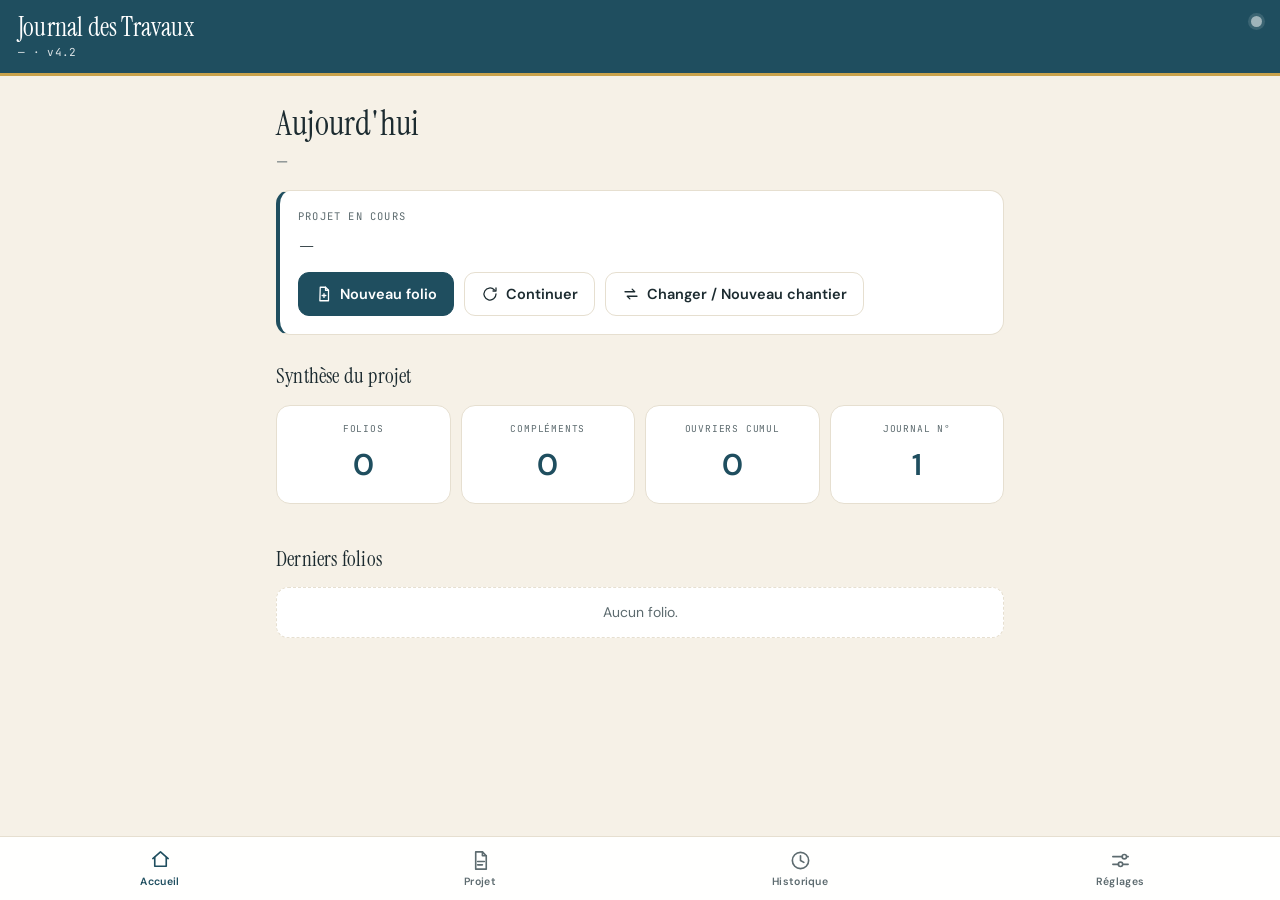
<file: index-14.html>
<!DOCTYPE html>
<html lang="fr">
<head>
<meta charset="UTF-8">
<meta name="viewport" content="width=device-width, initial-scale=1, viewport-fit=cover">
<meta name="theme-color" content="#1F4E5F">
<title>Folio</title>
<link rel="manifest" href="manifest.json">
<link rel="icon" type="image/svg+xml" href="data:image/svg+xml,%3Csvg%20xmlns%3D%27http%3A//www.w3.org/2000/svg%27%20viewBox%3D%270%200%2064%2064%27%3E%3Crect%20width%3D%2764%27%20height%3D%2764%27%20rx%3D%2714%27%20fill%3D%27%231F4E5F%27/%3E%3Cpath%20d%3D%27M21%2012%20H30%20V48%20L26%2052%20H21%20Z%27%20fill%3D%27%23f6f1e7%27/%3E%3Cpath%20d%3D%27M21%2012%20H43%20V21%20H21%20Z%27%20fill%3D%27%23f6f1e7%27/%3E%3Cpath%20d%3D%27M21%2029%20H40%20V33%20L36%2037%20H21%20Z%27%20fill%3D%27%23f6f1e7%27/%3E%3Cpath%20d%3D%27M43%2012%20Q53%2013%2051%2022%20Q47%2020.5%2043%2021%20Z%27%20fill%3D%27%23C9A24B%27/%3E%3C/svg%3E">
<link rel="apple-touch-icon" href="icon-192.png">
<link rel="preconnect" href="https://fonts.googleapis.com">
<link rel="preconnect" href="https://fonts.gstatic.com" crossorigin>
<link href="https://fonts.googleapis.com/css2?family=Instrument+Serif:ital@0;1&family=DM+Sans:opsz,wght@9..40,400;9..40,500;9..40,600;9..40,700&family=JetBrains+Mono:wght@400;500;700&display=swap" rel="stylesheet">
<style>
  :root{
    --teal:#1F4E5F; --teal-d:#163a47; --gold:#C9A24B; --ink:#1c2b30; --ink-soft:#5d6b6f;
    --cream:#f6f1e7; --card:#ffffff; --line:#e6dfd0; --ok:#2f7d52; --warn:#b4452f; --amber:#e9d9b0; --amber-ink:#8a6d1f;
    --r:14px; --nav-h:64px;
  }
  *{box-sizing:border-box;-webkit-tap-highlight-color:transparent;}
  html,body{margin:0;padding:0;}
  body{
    font-family:"DM Sans",-apple-system,"Segoe UI",Roboto,sans-serif;
    background:var(--cream); color:var(--ink); line-height:1.5;
    padding-bottom:calc(var(--nav-h) + env(safe-area-inset-bottom));
  }
  h1,h2,h3,.serif{font-family:"Instrument Serif",Georgia,serif;font-weight:400;letter-spacing:.2px;}
  .mono{font-family:"JetBrains Mono",monospace;}

  /* HEADER */
  .app-header{background:var(--teal);color:#fff;padding:14px 18px 12px;border-bottom:3px solid var(--gold);position:sticky;top:0;z-index:30;}
  .app-header h1{font-size:26px;margin:0;line-height:1.05;}
  .header-sub{font-family:"JetBrains Mono",monospace;font-size:11px;opacity:.85;margin:3px 0 0;letter-spacing:.3px;}
  .sync-dot{position:absolute;top:16px;right:18px;width:11px;height:11px;border-radius:50%;background:#9fb4ba;box-shadow:0 0 0 3px rgba(255,255,255,.12);}
  .sync-dot.dirty{background:var(--gold);} .sync-dot.synced{background:#6fdc9a;} .sync-dot.error{background:#ff8a7a;}

  /* SCREENS */
  main{padding:20px 16px 28px;max-width:760px;margin:0 auto;}
  .screen{display:none;animation:fade .25s ease;}
  .screen.active{display:block;}
  @keyframes fade{from{opacity:0;transform:translateY(6px);}to{opacity:1;transform:none;}}
  .screen-title{font-size:34px;margin:2px 0 2px;}
  .screen-sub{color:var(--ink-soft);font-size:14px;margin:0 0 18px;}
  .section-title{font-size:21px;margin:26px 0 12px;}

  /* CARDS */
  .card{background:var(--card);border:1px solid var(--line);border-radius:var(--r);padding:18px;margin-bottom:14px;}
  .card-hero{border-left:4px solid var(--teal);}
  .card-label{font-family:"JetBrains Mono",monospace;font-size:10.5px;letter-spacing:1.2px;text-transform:uppercase;color:var(--ink-soft);margin:0 0 6px;}
  .card-hero h3{font-size:24px;margin:0 0 14px;line-height:1.15;}
  .card-actions{display:flex;gap:10px;flex-wrap:wrap;}

  .grid-stats{display:grid;grid-template-columns:repeat(4,1fr);gap:10px;}
  @media(max-width:560px){.grid-stats{grid-template-columns:repeat(2,1fr);}}
  .stat-card{text-align:center;padding:16px 8px;}
  .stat-label{font-family:"JetBrains Mono",monospace;font-size:9.5px;letter-spacing:.8px;text-transform:uppercase;color:var(--ink-soft);margin:0 0 6px;}
  .stat-value{font-size:30px;font-weight:600;color:var(--teal);margin:0;}

  .quick-actions{display:grid;grid-template-columns:repeat(2,1fr);gap:10px;}
  .quick-actions .btn{justify-content:center;}

  /* BUTTONS */
  .btn{appearance:none;border:1px solid var(--line);background:#fff;color:var(--ink);border-radius:11px;padding:12px 16px;font-size:14.5px;font-weight:600;font-family:inherit;display:inline-flex;align-items:center;gap:7px;cursor:pointer;transition:.15s;}
  .btn:active{transform:scale(.98);}
  .btn-primary{background:var(--teal);border-color:var(--teal);color:#fff;}
  .btn-ghost{background:transparent;}
  .btn-secondary{background:#fff;}
  .btn-danger{background:#fff;border-color:#e7b7ab;color:var(--warn);}
  .btn-compact{padding:9px 13px;font-size:13.5px;}
  .btn-block{width:100%;justify-content:center;}
  .btn:disabled{opacity:.5;cursor:not-allowed;}

  /* FORMS */
  details.fieldset{background:var(--card);border:1px solid var(--line);border-radius:var(--r);margin-bottom:12px;overflow:hidden;}
  details.fieldset>summary{padding:14px 16px;font-weight:600;cursor:pointer;list-style:none;display:flex;align-items:center;gap:9px;font-size:15px;}
  details.fieldset>summary::-webkit-details-marker{display:none;}
  details.fieldset>summary::after{content:"▾";margin-left:auto;color:var(--ink-soft);transition:.2s;}
  details.fieldset[open]>summary::after{transform:rotate(180deg);}
  details.fieldset>summary .num,.case-tag{display:inline-flex;align-items:center;justify-content:center;min-width:24px;height:24px;border-radius:7px;background:var(--teal);color:#fff;font-size:12px;font-weight:700;font-family:"JetBrains Mono",monospace;}
  .case-tag{background:var(--gold);}
  details.fieldset>*:not(summary){margin-left:16px;margin-right:16px;}
  details.fieldset>*:last-child{margin-bottom:16px;}
  .field{margin:12px 0;}
  .field label{display:block;font-size:12px;font-weight:600;color:var(--ink-soft);margin-bottom:5px;text-transform:uppercase;letter-spacing:.4px;}
  .field input,.field select,.field textarea{width:100%;border:1px solid var(--line);border-radius:10px;padding:11px 12px;font-size:15px;font-family:inherit;background:#fcfaf5;color:var(--ink);}
  .field textarea{resize:vertical;min-height:64px;}
  .field input:focus,.field select:focus,.field textarea:focus{outline:none;border-color:var(--teal);background:#fff;}
  .field-hint{font-size:12px;color:var(--ink-soft);margin-top:5px;}
  .grid-2{display:grid;grid-template-columns:1fr 1fr;gap:10px;}
  .grid-4{display:grid;grid-template-columns:repeat(4,1fr);gap:8px;}
  @media(max-width:560px){.grid-4{grid-template-columns:1fr 1fr;}}
  .subgroup-title{font-size:12px;font-weight:700;text-transform:uppercase;letter-spacing:.5px;color:var(--ink-soft);margin:16px 0 4px;}

  /* OUVRIERS */
  .ouv-row{display:grid;grid-template-columns:1fr 1.4fr 64px 34px;gap:7px;align-items:center;margin-bottom:8px;}
  .ouv-row input{width:100%;border:1px solid var(--line);border-radius:9px;padding:9px 10px;font-size:14px;background:#fcfaf5;font-family:inherit;}
  .ouv-row .row-del{border:none;background:#f3ece0;color:var(--warn);border-radius:9px;height:38px;font-size:18px;cursor:pointer;}
  .btn-add-row{width:100%;border:1px dashed var(--teal);background:#fff;color:var(--teal);border-radius:10px;padding:10px;font-weight:600;cursor:pointer;font-family:inherit;font-size:14px;}
  .ouv-total{text-align:right;font-size:14px;color:var(--ink-soft);margin-top:8px;}
  .ouv-total strong{color:var(--teal);font-size:18px;}

  /* FOLIO LIST */
  .folio-list{list-style:none;padding:0;margin:0;}
  .folio-item{display:flex;align-items:center;gap:12px;background:var(--card);border:1px solid var(--line);border-radius:12px;padding:13px 14px;margin-bottom:9px;cursor:pointer;transition:.15s;}
  .folio-item:active{background:#fbf8f1;}
  .folio-num{font-family:"JetBrains Mono",monospace;font-size:12px;font-weight:700;color:var(--ink-soft);background:#f1eadd;border:1px solid var(--line);padding:6px 8px;border-radius:8px;white-space:nowrap;}
  .folio-info{flex:1;min-width:0;}
  .folio-date{font-family:"JetBrains Mono",monospace;font-size:13px;font-weight:600;}
  .folio-summary{font-size:13px;color:var(--ink-soft);overflow:hidden;text-overflow:ellipsis;white-space:nowrap;}
  .badge{font-family:"JetBrains Mono",monospace;font-size:9.5px;font-weight:700;letter-spacing:.6px;text-transform:uppercase;padding:5px 9px;border-radius:20px;white-space:nowrap;}
  .badge.brouillon{background:var(--amber);color:var(--amber-ink);}
  .badge.signe{background:#cfe8d8;color:var(--ok);}
  .badge.compl{background:#dfeaf0;color:var(--teal);}
  .empty-state{color:var(--ink-soft);font-size:14px;padding:14px;text-align:center;background:var(--card);border:1px dashed var(--line);border-radius:12px;}

  .screen-header{display:flex;align-items:center;gap:10px;margin-bottom:12px;}
  .screen-header .screen-title{margin:0;}
  .folio-toolbar{display:flex;align-items:center;gap:10px;margin-bottom:14px;}
  .folio-toolbar h2{flex:1;font-size:24px;margin:0;}
  .btn-icon{width:42px;height:42px;border-radius:11px;border:1px solid var(--line);background:#fff;font-size:18px;cursor:pointer;}

  .sticky-actions{position:sticky;bottom:calc(var(--nav-h) + env(safe-area-inset-bottom) + 8px);display:flex;gap:10px;padding:10px 0 2px;background:linear-gradient(to top,var(--cream) 70%,transparent);z-index:10;}
  .sticky-actions .btn{flex:1;justify-content:center;}

  /* BOTTOM NAV */
  .bottom-nav{position:fixed;bottom:0;left:0;right:0;height:var(--nav-h);padding-bottom:env(safe-area-inset-bottom);background:rgba(255,255,255,.96);backdrop-filter:blur(8px);border-top:1px solid var(--line);display:flex;z-index:40;}
  .nav-btn{flex:1;border:none;background:none;display:flex;flex-direction:column;align-items:center;justify-content:center;gap:3px;cursor:pointer;color:var(--ink-soft);font-family:inherit;padding:0;}
  .nav-btn .nav-icon{font-size:20px;line-height:1;}
  .nav-btn .nav-label{font-size:10.5px;font-weight:600;letter-spacing:.3px;}
  .nav-btn.active{color:var(--teal);}
  .nav-btn.active .nav-icon{transform:translateY(-1px);}
  .nav-btn .nav-icon svg{width:23px;height:23px;display:block;stroke:currentColor;fill:none;stroke-width:1.7;stroke-linecap:round;stroke-linejoin:round;}
  .nav-btn.active .nav-icon svg{stroke:var(--teal);}
  .btn svg.ic{width:18px;height:18px;flex:0 0 auto;stroke:currentColor;fill:none;stroke-width:1.7;stroke-linecap:round;stroke-linejoin:round;}

  /* TOAST */
  #toast-container{position:fixed;left:0;right:0;bottom:calc(var(--nav-h) + env(safe-area-inset-bottom) + 16px);display:flex;flex-direction:column;align-items:center;gap:8px;z-index:60;pointer-events:none;}
  .toast{background:#11201f;color:#fff;padding:12px 18px;border-radius:11px;font-size:14px;font-weight:500;box-shadow:0 8px 24px rgba(0,0,0,.25);animation:toastin .25s ease;max-width:90%;}
  .toast.success{background:#1f5b3a;} .toast.error{background:#8f3322;}
  @keyframes toastin{from{opacity:0;transform:translateY(10px);}to{opacity:1;transform:none;}}

  /* MODAL */
  .modal-overlay{position:fixed;inset:0;background:rgba(20,30,32,.5);display:none;align-items:center;justify-content:center;z-index:70;padding:20px;}
  .modal-overlay.open{display:flex;}
  .modal{background:#fff;border-radius:18px;padding:22px;max-width:440px;width:100%;}
  .modal h3{font-size:22px;margin:0 0 12px;}
  .modal-actions{display:flex;gap:10px;justify-content:flex-end;margin-top:18px;}

  /* PRINT AREA */
  #print-area{display:none;}
  @media print{
    body>*:not(#print-area){display:none !important;}
    #print-area{display:block !important;}
    body{background:#fff;padding:0;}
  }
  /* print styles applied inline within print-area for portability */
</style>
</head>
<body>

<header class="app-header">
  <h1>Journal des Travaux</h1>
  <p class="header-sub" id="header-sub">— · v4.2</p>
  <span class="sync-dot" id="sync-dot" title="Statut"></span>
</header>

<main>
  <!-- ACCUEIL -->
  <section class="screen active" data-screen="accueil">
    <h2 class="screen-title">Aujourd'hui</h2>
    <p class="screen-sub" id="today-date">—</p>

    <div class="card card-hero">
      <p class="card-label">Projet en cours</p>
      <h3 id="hero-projet-nom">—</h3>
      <div class="card-actions">
        <button class="btn btn-primary" id="btn-new-folio"><svg class="ic" viewBox="0 0 24 24"><path d="M7 3h7l4 4v14H6.5z"/><path d="M14 3v4h4"/><path d="M12 11.5v5M9.5 14h5"/></svg>Nouveau folio</button>
        <button class="btn btn-ghost" id="btn-continue-folio"><svg class="ic" viewBox="0 0 24 24"><path d="M20 12a8 8 0 1 1-2.34-5.66"/><path d="M20 4v4h-4"/></svg><span class="btn-txt">Continuer</span></button>
        <button class="btn btn-ghost" id="btn-switch-projet"><svg class="ic" viewBox="0 0 24 24"><path d="M4 9h13l-3.5-3.5M20 15H7l3.5 3.5"/></svg>Changer / Nouveau chantier</button>
      </div>
    </div>

    <h3 class="section-title">Synthèse du projet</h3>
    <div class="grid-stats">
      <div class="card stat-card"><p class="stat-label">Folios</p><p class="stat-value" id="st-folios">0</p></div>
      <div class="card stat-card"><p class="stat-label">Compléments</p><p class="stat-value" id="st-compl">0</p></div>
      <div class="card stat-card"><p class="stat-label">Ouvriers cumul</p><p class="stat-value" id="st-ouv">0</p></div>
      <div class="card stat-card"><p class="stat-label">Journal N°</p><p class="stat-value" id="st-journal">1</p></div>
    </div>

    <h3 class="section-title">Derniers folios</h3>
    <ul class="folio-list" id="recent-folios"><li class="empty-state">Aucun folio.</li></ul>
  </section>

  <!-- PROJETS (multi-chantiers) -->
  <section class="screen" data-screen="projets">
    <h2 class="screen-title">Chantiers</h2>
    <p class="screen-sub">Bascule entre tes chantiers, crée-en un nouveau, gère les existants. Chaque chantier a ses folios et son N° de Journal isolés.</p>

    <h3 class="section-title">Liste</h3>
    <ul class="folio-list" id="projets-list"><li class="empty-state">Aucun chantier.</li></ul>

    <h3 class="section-title">Nouveau chantier</h3>
    <div class="card">
      <div class="field"><label>Nom du chantier</label>
        <input id="new-projet-nom" type="text" placeholder="Ex : Bureau Bruxelles SA"></div>
      <div class="field"><label>ID court <span style="opacity:.6">(optionnel — généré sinon)</span></label>
        <input id="new-projet-id" type="text" placeholder="ex : bureau-bxl"></div>
      <button class="btn btn-primary" id="btn-create-projet">✨ Créer ce chantier</button>
    </div>

    <div style="margin-top:18px;">
      <button class="btn btn-ghost" id="btn-projets-back">← Retour à l'Accueil</button>
    </div>
  </section>

  <!-- PROJET -->
  <section class="screen" data-screen="projet">
    <h2 class="screen-title">Projet</h2>
    <h3 class="section-title">Publication</h3>
    <div class="quick-actions" style="margin-bottom:20px;">
      <button type="button" class="btn btn-secondary" id="btn-publish"><svg class="ic" viewBox="0 0 24 24"><path d="M7 18h9a3.5 3.5 0 0 0 .5-7A5 5 0 0 0 7 10a4 4 0 0 0 0 8z"/><path d="M12 16.5v-5M9.5 13.5L12 11l2.5 2.5"/></svg>Publier sur GitHub</button>
      <button type="button" class="btn btn-secondary" id="btn-pdf"><svg class="ic" viewBox="0 0 24 24"><path d="M12 4v10M8 11l4 4 4-4"/><path d="M5 19h14"/></svg>Télécharger le PDF</button>
    </div>
    <p class="screen-sub">Page de garde & contrat — à remplir une fois.</p>
    <form id="form-projet" autocomplete="off">
      <details class="fieldset" open>
        <summary><span class="num">①</span> Identité</summary>
        <div class="field"><label>Nom du projet</label><input name="nom" type="text"></div>
        <div class="field"><label>Description des travaux</label><textarea name="description" rows="3"></textarea></div>
        <div class="grid-2">
          <div class="field"><label>ProjetID</label><input name="projet_id" type="text" placeholder="PRJ-CHIREC-CAVELL"></div>
          <div class="field"><label>Statut</label>
            <select name="statut"><option>Actif</option><option>Clôturé</option><option>Archivé</option></select></div>
        </div>
      </details>
      <details class="fieldset">
        <summary><span class="num">②</span> Marché</summary>
        <div class="field"><label>Pouvoir adjudicateur</label><input name="pouvoir_adjudicateur" type="text"></div>
        <div class="field"><label>N° du dossier</label><input name="no_dossier" type="text"></div>
        <div class="field"><label>Cahier des charges N°</label><input name="csc_no" type="text"></div>
        <div class="field"><label>Référence CSC</label><input name="csc_ref" type="text"></div>
        <div class="field"><label>Journal N°</label><input name="journal_no" type="number" min="1"></div>
      </details>
      <details class="fieldset">
        <summary><span class="num">③</span> Entrepreneur</summary>
        <div class="field"><label>Entrepreneur — nom</label><input name="ent_nom" type="text"></div>
        <div class="field"><label>Adresse</label><input name="ent_adresse" type="text"></div>
        <div class="grid-2">
          <div class="field"><label>Téléphone</label><input name="ent_tel" type="tel"></div>
          <div class="field"><label>N° TVA / entreprise</label><input name="ent_tva" type="text"></div>
        </div>
        <div class="field"><label>Agréation</label><input name="ent_agreation" type="text"></div>
        <p class="screen-sub" style="margin-top:14px;">Cachet (sur les pages PDF) :</p>
        <div class="grid-2">
          <div class="field"><label>Cachet — texte central</label><input name="ent_cachet_label" type="text" placeholder="Ex : EEG"></div>
          <div class="field"><label>Cachet — ville</label><input name="ent_ville" type="text" placeholder="Ex : Namur"></div>
        </div>
        <div class="field"><label>Cachet — email</label><input name="ent_mail" type="email" placeholder="Ex : naninne@eeg.be"></div>
      </details>
      <details class="fieldset">
        <summary><span class="num">④</span> Dates & notes</summary>
        <div class="grid-2">
          <div class="field"><label>Début chantier</label><input name="date_debut" type="date"></div>
          <div class="field"><label>Fin prévue</label><input name="date_fin" type="date"></div>
        </div>
        <div class="field"><label>Notes</label><textarea name="notes" rows="3"></textarea></div>
      </details>
      <details class="fieldset">
        <summary><span class="num">⑤</span> Synthèse contrat (page 2 du PDF)</summary>
        <div class="field"><label>Montant de l'entreprise</label><input name="montant_entreprise" type="text" placeholder="Ex. 1.250.000,00 EUR HTVA"></div>
        <div class="grid-2">
          <div class="field"><label>Date d'adjudication</label><input name="date_adjudication" type="date"></div>
          <div class="field"><label>Date d'approbation</label><input name="date_approbation" type="date"></div>
        </div>
        <div class="grid-2">
          <div class="field"><label>Date contractuelle début</label><input name="date_contract_debut" type="date"></div>
          <div class="field"><label>Date contractuelle fin</label><input name="date_contract_fin" type="date"></div>
        </div>
        <div class="grid-2">
          <div class="field"><label>Lieu (à ___)</label><input name="lieu_contrat" type="text"></div>
          <div class="field"><label>Délai d'achèvement (J.O.)</label><input name="delai_achevement_jo" type="number" min="0"></div>
        </div>
        <div class="field"><label>Interruptions autorisées</label><textarea name="interruptions_autorisees" rows="2"></textarea></div>
        <div class="field"><label>Prolongations délai autorisées</label><textarea name="prolongations_delai" rows="2"></textarea></div>
        <p class="subgroup-title">Nombre de jours (en J.O.)</p>
        <div class="grid-4">
          <div class="field"><label>Fériés</label><input name="jours_feries" type="number" min="0" value="0"></div>
          <div class="field"><label>Congés légaux</label><input name="jours_conges_legaux" type="number" min="0" value="0"></div>
          <div class="field"><label>Intempéries</label><input name="jours_intemperies" type="number" min="0" value="0"></div>
          <div class="field"><label>Divers</label><input name="jours_divers" type="number" min="0" value="0"></div>
        </div>
        <p class="subgroup-title">Achèvement réel</p>
        <div class="grid-2">
          <div class="field"><label>Date réelle d'achèvement</label><input name="date_reelle_achevement" type="date"></div>
          <div class="field"><label>Reportée au</label><input name="date_reportee" type="date"></div>
        </div>
        <div class="field"><label>Nombre de jours pleins de retard</label><input name="jours_retard" type="number" min="0" value="0"></div>
      </details>
      <div class="sticky-actions">
        <button type="button" class="btn btn-primary" id="save-projet">Sauvegarder le projet</button>
      </div>
    </form>
  </section>

  <!-- FOLIO EDITOR -->
  <section class="screen" data-screen="folio">
    <div class="folio-toolbar">
      <button class="btn-icon" id="folio-back" title="Retour">←</button>
      <h2 id="folio-title">Folio</h2>
      <button class="btn-icon" id="folio-delete" title="Supprimer">🗑</button>
    </div>
    <form id="form-folio" autocomplete="off">
      <details class="fieldset" open>
        <summary><span class="num">①</span> Informations générales</summary>
        <div class="grid-2">
          <div class="field"><label>Folio N°</label><input name="folio_no" type="number" min="1" max="30" required></div>
          <div class="field"><label>Date</label><input name="date" type="date" required></div>
        </div>
        <div class="grid-2">
          <div class="field"><label>Heure début</label><input name="heures_debut" type="time" value="06:30"></div>
          <div class="field"><label>Heure fin</label><input name="heures_fin" type="time" value="15:00"></div>
        </div>
        <div class="field"><label>État atmosphérique</label>
          <select name="etat_atmospherique"><option value="">—</option><option>Ciel dégagé</option><option>Ensoleillé</option><option>Beau</option><option>Nuageux</option><option>Couvert</option><option>Pluie légère</option><option>Pluie forte</option><option>Neige</option><option>Gel</option><option>Brouillard</option><option>Vent fort</option><option>Orage</option><option>Variable</option></select>
        </div>
        <div class="grid-2">
          <div class="field"><label>Temp. 8h (°C)</label><input name="temp_8h" type="number" step="0.1"></div>
          <div class="field"><label>Temp. 16h (°C)</label><input name="temp_16h" type="number" step="0.1"></div>
        </div>
        <button type="button" class="btn btn-ghost btn-compact" id="btn-meteo">🌤 Récupérer la météo</button>
      </details>

      <details class="fieldset case-fieldset" open>
        <summary><span class="case-tag">A</span> Ouvriers</summary>
        <div id="ouvriers-rows"></div>
        <button type="button" class="btn-add-row" id="add-ouvrier">+ Ajouter une ligne</button>
        <p class="ouv-total">Total : <strong id="ouv-total">0</strong></p>
      </details>

      <details class="fieldset case-fieldset"><summary><span class="case-tag">B</span> Travaux exécutés</summary><div class="field"><textarea name="case_B" rows="4"></textarea></div></details>
      <details class="fieldset case-fieldset"><summary><span class="case-tag">C</span> Matériel en service</summary><div class="field"><textarea name="case_C" rows="3"></textarea></div></details>
      <details class="fieldset case-fieldset"><summary><span class="case-tag">D</span> Matériel hors service</summary><div class="field"><textarea name="case_D" rows="3"></textarea></div></details>
      <details class="fieldset case-fieldset"><summary><span class="case-tag">E</span> Matériaux entrés</summary><div class="field"><textarea name="case_E" rows="3"></textarea></div></details>
      <details class="fieldset case-fieldset"><summary><span class="case-tag">F</span> Essais sur chantier</summary><div class="field"><textarea name="case_F" rows="3"></textarea></div></details>
      <details class="fieldset case-fieldset"><summary><span class="case-tag">G</span> Échantillons expédiés</summary><div class="field"><textarea name="case_G" rows="3"></textarea></div></details>
      <details class="fieldset case-fieldset"><summary><span class="case-tag">H</span> Événements imprévus</summary><div class="field"><textarea name="case_H" rows="4"></textarea></div></details>
      <details class="fieldset case-fieldset"><summary><span class="case-tag">J</span> Décisions prises</summary><div class="field"><textarea name="case_J" rows="4"></textarea></div></details>
      <details class="fieldset case-fieldset"><summary><span class="case-tag">K</span> Visites & divers</summary><div class="field"><textarea name="case_K" rows="3"></textarea></div></details>

      <details class="fieldset">
        <summary><span class="num">②</span> Statut & signatures</summary>
        <div class="field"><label>Statut</label>
          <select name="statut"><option>brouillon</option><option>À signer</option><option>Signé</option><option>Validé</option><option>Archivé</option></select></div>
        <div class="grid-2">
          <div class="field"><label>Signé préposé</label><select name="signature_prepose"><option value="">Non</option><option value="Signé">Oui</option></select></div>
          <div class="field"><label>Signé entrepreneur</label><select name="signature_entrepreneur"><option value="">Non</option><option value="Signé">Oui</option></select></div>
        </div>
      </details>

      <div class="sticky-actions">
        <button type="button" class="btn btn-ghost" id="save-folio-draft">Brouillon</button>
        <button type="button" class="btn btn-primary" id="save-folio">Sauvegarder</button>
      </div>
    </form>
  </section>

  <!-- HISTORIQUE -->
  <section class="screen" data-screen="historique">
    <div class="screen-header"><h2 class="screen-title">Historique</h2>
      <button class="btn btn-primary btn-compact" id="hist-new" style="margin-left:auto">+ Folio</button></div>
    <ul class="folio-list" id="all-folios"><li class="empty-state">Aucun folio.</li></ul>

    <div class="screen-header" style="margin-top:24px;">
      <h3 class="section-title" style="margin:0;flex:1;">Compléments</h3>
      <button class="btn btn-ghost btn-compact" id="hist-new-compl">+ Complément</button>
    </div>
    <p class="screen-sub">Pour les cases qui débordent (N° 31 à 40).</p>
    <ul class="folio-list" id="all-complements"><li class="empty-state">Aucun complément.</li></ul>
  </section>

  <!-- COMPLEMENT EDITOR -->
  <section class="screen" data-screen="complement">
    <div class="folio-toolbar">
      <button class="btn-icon" id="compl-back" title="Retour">←</button>
      <h2 id="compl-title">Complément</h2>
      <button class="btn-icon" id="compl-delete" title="Supprimer">🗑</button>
    </div>
    <form id="form-complement" autocomplete="off">
      <details class="fieldset" open>
        <summary><span class="num">①</span> Références</summary>
        <div class="grid-2">
          <div class="field"><label>N° complément (31-40)</label><input name="folio_compl_no" type="number" min="31" max="40" required></div>
          <div class="field"><label>Folio principal réf.</label><input name="folio_no_ref" type="number" min="1" max="30" required></div>
        </div>
        <div class="grid-2">
          <div class="field"><label>Date folio principal</label><input name="date_ref" type="date"></div>
          <div class="field"><label>Case continuée</label>
            <select name="case"><option>A</option><option>B</option><option>C</option><option>D</option><option>E</option><option>F</option><option>G</option><option>H</option><option>J</option><option>K</option></select></div>
        </div>
      </details>
      <details class="fieldset" open>
        <summary><span class="num">②</span> Texte</summary>
        <div class="field"><textarea name="texte" rows="10"></textarea></div>
      </details>
      <div class="sticky-actions">
        <button type="button" class="btn btn-primary" id="save-complement">Sauvegarder</button>
      </div>
    </form>
  </section>

  <!-- REGLAGES -->
  <section class="screen" data-screen="reglages">
    <h2 class="screen-title">Réglages</h2>

    <details class="fieldset" open>
      <summary>📍 Localisation météo</summary>
      <div class="grid-2">
        <div class="field"><label>Latitude</label><input id="r-lat" type="number" step="0.0001"></div>
        <div class="field"><label>Longitude</label><input id="r-lon" type="number" step="0.0001"></div>
      </div>
      <div class="field"><label>Météo auto à la création d'un folio</label>
        <select id="r-meteo-auto"><option value="oui">Oui</option><option value="non">Non</option></select></div>
    </details>

    <details class="fieldset" open>
      <summary>☁ GitHub (publication + PDF)</summary>
      <p class="screen-sub">Token créé sur github.com/settings/tokens (scope <b>repo</b>). Stocké uniquement sur cet appareil.</p>
      <div class="field"><label>Owner</label><input id="r-owner" type="text" placeholder="ramizxhixha-a11y"></div>
      <div class="field"><label>Repo</label><input id="r-repo" type="text" placeholder="journal-travaux-"></div>
      <div class="field"><label>Branche</label><input id="r-branch" type="text" placeholder="main"></div>
      <div class="field"><label>Personal Access Token</label><input id="r-token" type="password" placeholder="ghp_…"></div>
      <button class="btn btn-ghost btn-compact" id="btn-test-github" style="margin-top:4px;">🔍 Tester la connexion</button>
    </details>

    <details class="fieldset" open>
      <summary>📓 Journaux (1 journal = ~31 jours)</summary>
      <p class="screen-sub">Au 1er jour ouvrable de chaque nouveau mois, un nouveau N° s'ouvre automatiquement.
      L'ancien est clôturé et reste téléchargeable comme PDF séparé.</p>
      <ul class="folio-list" id="journals-list" style="margin-top:8px;"><li class="empty-state">—</li></ul>
    </details>

    <details class="fieldset">
      <summary>💾 Sauvegarde & import</summary>
      <button class="btn btn-secondary btn-block" id="r-export" style="margin-bottom:8px;">⬇ Exporter tout (JSON)</button>
      <button class="btn btn-secondary btn-block" id="r-import">⬆ Importer un JSON</button>
    </details>

    <details class="fieldset">
      <summary>⚠ Zone dangereuse</summary>
      <button class="btn btn-danger btn-block" id="r-reset">Tout effacer (local)</button>
    </details>

    <details class="fieldset">
      <summary>ℹ À propos</summary>
      <p style="font-size:14px;">Journal des Travaux v4.2 — modèle Embuild 9545 F.</p>
      <p class="screen-sub">100 % local (IndexedDB) + publication GitHub explicite. Fonctionne hors-ligne.</p>
    </details>

    <div class="sticky-actions">
      <button type="button" class="btn btn-primary" id="save-reglages">💾 Enregistrer les réglages</button>
    </div>
  </section>
</main>

<nav class="bottom-nav">
  <button class="nav-btn active" data-nav="accueil"><span class="nav-icon"><svg viewBox="0 0 24 24"><path d="M4 11l8-7 8 7"/><path d="M6 10v9h12v-9"/></svg></span><span class="nav-label">Accueil</span></button>
  <button class="nav-btn" data-nav="projet"><span class="nav-icon"><svg viewBox="0 0 24 24"><path d="M7 3h7l4 4v14H7z"/><path d="M14 3v4h4"/><path d="M9 13h7M9 16.5h5"/></svg></span><span class="nav-label">Projet</span></button>
  <button class="nav-btn" data-nav="historique"><span class="nav-icon"><svg viewBox="0 0 24 24"><circle cx="12" cy="12" r="8.5"/><path d="M12 7v5l3.5 2"/></svg></span><span class="nav-label">Historique</span></button>
  <button class="nav-btn" data-nav="reglages"><span class="nav-icon"><svg viewBox="0 0 24 24"><path d="M4 8h10M19 8h1M4 16h6M15 16h5"/><circle cx="16" cy="8" r="2.3"/><circle cx="12" cy="16" r="2.3"/></svg></span><span class="nav-label">Réglages</span></button>
</nav>

<div id="toast-container"></div>
<div class="modal-overlay" id="modal"><div class="modal" id="modal-box"></div></div>
<div id="print-area"></div>
<input type="file" id="import-file" accept=".json,application/json" hidden>

<script>
(() => {
'use strict';

/* ═══════════ CONSTANTES & ÉTAT ═══════════ */
const APP_VERSION='4.2';
const DB_NAME='journal-travaux-db';
const DB_VERSION=4;
const STORES={
  projet:'projet', folios:'folios', complements:'complements', config:'config',
  rep_ouvriers:'repertoire_ouvriers', rep_materiel:'repertoire_materiel',
  rep_materiaux:'repertoire_materiaux', rep_visiteurs:'repertoire_visiteurs'
};
const LEGACY_DB_NAMES=['journal-travaux-db','journal_travaux','journal-travaux'];

const DEFAULT_CONFIG={
  projet_id:'main', meteo_lat:50.7949, meteo_lon:4.3520, meteo_auto:'oui',
  gh_owner:'', gh_repo:'', gh_branch:'main', gh_token:''
};

let db=null;
let state={ config:{...DEFAULT_CONFIG},
            projet:null, projets:[],                          /* projet = courant ; projets = TOUS */
            folios:[], complements:[],
            curFolioId:null, curComplId:null, screen:'accueil' };

/* ═══════════ INDEXEDDB ═══════════ */
function openDB(name=DB_NAME, version=DB_VERSION){
  return new Promise((res,rej)=>{
    const r=indexedDB.open(name,version);
    r.onerror=()=>rej(r.error);
    r.onsuccess=()=>res(r.result);
    r.onupgradeneeded=e=>{
      const d=e.target.result;
      Object.values(STORES).forEach(s=>{ if(!d.objectStoreNames.contains(s)) d.createObjectStore(s,{keyPath:'id'}); });
    };
  });
}
function tx(store,mode='readonly'){ return db.transaction(store,mode).objectStore(store); }
function dbGet(store,key){ return new Promise((res,rej)=>{const r=tx(store).get(key);r.onsuccess=()=>res(r.result);r.onerror=()=>rej(r.error);}); }
function dbAll(store){ return new Promise((res,rej)=>{const r=tx(store).getAll();r.onsuccess=()=>res(r.result||[]);r.onerror=()=>rej(r.error);}); }
function dbPut(store,val){ return new Promise((res,rej)=>{const r=tx(store,'readwrite').put(val);r.onsuccess=()=>res(r.result);r.onerror=()=>rej(r.error);}); }
function dbDel(store,key){ return new Promise((res,rej)=>{const r=tx(store,'readwrite').delete(key);r.onsuccess=()=>res();r.onerror=()=>rej(r.error);}); }
function dbClear(store){ return new Promise((res,rej)=>{const r=tx(store,'readwrite').clear();r.onsuccess=()=>res();r.onerror=()=>rej(r.error);}); }

/* ═══════════ HELPERS ═══════════ */
const $=s=>document.querySelector(s);
const $$=s=>Array.from(document.querySelectorAll(s));
const pad=(n,l=4)=>String(n||0).padStart(l,'0');
const uid=()=>'f'+Date.now().toString(36)+Math.random().toString(36).slice(2,7);
function todayISO(){const d=new Date();return `${d.getFullYear()}-${String(d.getMonth()+1).padStart(2,'0')}-${String(d.getDate()).padStart(2,'0')}`;}
function fmtDate(iso){ if(!iso) return '—'; const p=String(iso).split('-'); return p.length===3?`${p[2].slice(0,2)}/${p[1]}/${p[0]}`:iso; }
function esc(s){ return String(s==null?'':s).replace(/[&<>"]/g,c=>({'&':'&amp;','<':'&lt;','>':'&gt;','"':'&quot;'}[c])); }

function toast(msg,type=''){
  const t=document.createElement('div');
  t.className='toast '+type; t.textContent=msg;
  $('#toast-container').appendChild(t);
  setTimeout(()=>t.remove(),3000);
}
function syncDot(s){ const d=$('#sync-dot'); d.className='sync-dot '+s; }

function formRead(form){
  const o={};
  form.querySelectorAll('input,select,textarea').forEach(el=>{
    if(!el.name) return;
    let v=el.value;
    if(el.type==='number') v=v===''?null:Number(v);
    o[el.name]=v;
  });
  return o;
}
function formFill(form,obj){
  obj=obj||{};
  form.querySelectorAll('input,select,textarea').forEach(el=>{
    if(!el.name) return;
    el.value=(obj[el.name]===undefined||obj[el.name]===null)?'':obj[el.name];
  });
}

/* ═══════════ NORMALISATION (ancien format → nouveau) ═══════════ */
const FOLIO_MAP={ h_debut:'heures_debut', h_fin:'heures_fin', meteo:'etat_atmospherique',
  t_8h:'temp_8h', t_16h:'temp_16h', b_travaux:'case_B', c_materiel:'case_C', d_hs:'case_D',
  e_materiaux:'case_E', f_essais:'case_F', g_echant:'case_G', h_imprevus:'case_H',
  j_decisions:'case_J', k_visites:'case_K', signe_prep:'signature_prepose', signe_ent:'signature_entrepreneur' };

function normFolio(f){
  const o={...f};
  for(const [oldK,newK] of Object.entries(FOLIO_MAP)){
    if(o[oldK]!==undefined && (o[newK]===undefined||o[newK]==='' )){
      let v=o[oldK];
      if((oldK==='signe_prep'||oldK==='signe_ent')) v=(v==='Oui')?'Signé':'';
      o[newK]=v;
    }
    delete o[oldK];
  }
  if(o.id===undefined||o.id===null||o.id==='') o.id=uid();
  o.id=String(o.id);
  if(!o.ouvriers) o.ouvriers=[];
  o.ouvriers_total=(o.ouvriers||[]).reduce((a,x)=>a+(Number(x.nombre)||0),0);
  if(!o.statut) o.statut='brouillon';
  o.projet_id=o.projet_id||state.config.projet_id||'main';
  if(!o.journal_no) o.journal_no=1;                         /* défaut : Journal N°1 */
  /* Bloc 4.4 — métadonnées (défauts seulement, n'écrase pas l'existant) */
  if(!Array.isArray(o.photos)) o.photos=[];
  if(o.auteur===undefined) o.auteur='';
  if(!o.created_at) o.created_at=new Date().toISOString();
  if(!o.updated_at) o.updated_at=o.created_at;
  return o;
}
function normCompl(c){
  const o={...c};
  if(o.id===undefined||o.id===null||o.id==='') o.id=uid();
  o.id=String(o.id);
  if(!o.texte && o.sections){ o.texte=Object.values(o.sections).join('\n'); }
  o.projet_id=o.projet_id||state.config.projet_id||'main';
  if(!o.created_at) o.created_at=new Date().toISOString();
  if(!o.updated_at) o.updated_at=o.created_at;
  return o;
}

/* ═══════════ JOURNAL (auto-rotation mensuelle) ═══════════ */
/* Règle métier : 1 journal = max ~31 jours. Au 1er jour ouvrable de chaque  */
/* nouveau mois, le N° passe à N+1 ; le précédent reste consultable et       */
/* téléchargeable comme PDF séparé.                                          */
function isBusinessDay(d){ const w=d.getDay(); return w>=1 && w<=5; }       /* lun-ven */
function currentJournalNo(){ return (state.projet && state.projet.journal_no) || 1; }
function lastFolioDateInJournal(no){
  const inJ=myFolios().filter(f=>(f.journal_no||1)===no);
  if(!inJ.length) return null;
  return inJ.reduce((a,b)=>(a&&a>b.date?a:b.date), inJ[0].date);
}
async function maybeRolloverJournal(){
  if(!state.projet) return;
  const curNo=currentJournalNo();
  const lastDate=lastFolioDateInJournal(curNo);
  if(!lastDate) return;                                      /* journal vide → pas de rotation */
  const today=new Date(); const last=new Date(lastDate);
  const sameMonth=today.getFullYear()===last.getFullYear() && today.getMonth()===last.getMonth();
  if(sameMonth) return;
  if(!isBusinessDay(today)) return;                          /* attendre le 1er jour ouvrable */
  state.projet.journal_no=curNo+1;
  state.projet.updated_at=new Date().toISOString();
  await saveProjet(state.projet);
  toast(`Nouveau mois — Journal N°${curNo} clôturé, Journal N°${curNo+1} ouvert ✓`,'success');
}
function listJournals(){
  /* Regroupe folios du projet COURANT par journal_no + force la présence du journal en cours. */
  const cur=currentJournalNo();
  const by={};
  myFolios().forEach(f=>{
    const j=f.journal_no||1;
    if(!by[j]) by[j]={no:j,dates:[],count:0};
    by[j].dates.push(f.date); by[j].count++;
  });
  if(!by[cur]) by[cur]={no:cur,dates:[],count:0};
  return Object.values(by).sort((a,b)=>a.no-b.no).map(j=>{
    const ds=j.dates.slice().sort();
    return { no:j.no, count:j.count,
      first:ds[0]||'', last:ds[ds.length-1]||'',
      status: j.no===cur?'Ouvert':'Clôturé' };
  });
}

/* ═══════════ LOAD STATE ═══════════ */
async function loadState(){
  const cfg=await dbGet(STORES.config,'config');
  state.config={...DEFAULT_CONFIG, ...(cfg?cfg.value:{})};
  /* Multi-projet : on charge TOUS les projets, puis on définit l'actif via config.projet_id */
  const projRecs=await dbAll(STORES.projet);
  state.projets=projRecs.map(r=>r.value!==undefined?r.value:r).filter(Boolean);
  /* Migration : assurer un id sur chaque projet */
  state.projets.forEach(p=>{ if(!p.id) p.id=p.projet_id||'main'; });
  /* Si aucun projet en base, on en crée un vide id='main' */
  if(state.projets.length===0){
    const empty={id:'main', nom:'Projet par défaut', projet_id:'main', journal_no:1,
                 entrepreneur:{}, created_at:new Date().toISOString(), updated_at:new Date().toISOString()};
    state.projets.push(empty);
    await dbPut(STORES.projet,{id:empty.id,value:empty});
  }
  /* Détermine le projet actif */
  const wanted=state.config.projet_id||'main';
  state.projet=state.projets.find(p=>p.id===wanted) || state.projets[0];
  state.config.projet_id=state.projet.id;
  const folios=await dbAll(STORES.folios);
  state.folios=folios.map(x=>normFolio(x.value!==undefined?x.value:x)).sort((a,b)=>(a.folio_no||0)-(b.folio_no||0));
  const compls=await dbAll(STORES.complements);
  state.complements=compls.map(x=>normCompl(x.value!==undefined?x.value:x)).sort((a,b)=>(a.folio_compl_no||0)-(b.folio_compl_no||0));
  await seedCavellIfEmpty();
}

/* Pré-remplissage CHIREC – Édith Cavell : commodité temporaire (la Bibliothèque le généralisera).
   Idempotent : ne s'applique QUE si le projet est vide, ne remplace JAMAIS une saisie, ne touche pas aux folios. */
const CAVELL_SEED={
  nom:'Édith Cavel',
  description:'Extension hôpital de jour chirurgical — Lot 3 (HVAC + Sanitaire). Chantier : 37 rue Général Lotz, 1180 Uccle.',
  pouvoir_adjudicateur:'Centre Hospitalier Interrégional Edith Cavell (CHIREC) — Direction des infrastructures',
  no_dossier:'CHIREC-CAVELL-2026-LOT3', csc_no:'2026-CHIREC-CAVELL-L3',
  csc_ref:'Cahier spécial des charges CHIREC Cavell Lot 3',
  montant_entreprise:'1.250.000,00 EUR HTVA',
  date_adjudication:'2026-04-15', date_approbation:'2026-04-30',
  date_contract_debut:'2026-05-14', date_contract_fin:'2026-12-31',
  date_debut:'2026-05-14', date_fin:'2026-12-31',
  lieu_contrat:'Uccle', delai_achevement_jo:165,
  interruptions_autorisees:'', prolongations_delai:'',
  jours_feries:0, jours_conges_legaux:0, jours_intemperies:0, jours_divers:0, jours_retard:0,
  notes:'Chantier en milieu hospitalier — protocoles d\'hygiène stricts. Coordination quotidienne avec services médicaux.',
  entrepreneur:{ nom:'EEG Techniques Spéciales SA', ville:'Naninne',
    adresse:'Z.I., 6 rue des Gerboises - 5100 Naninne', tel:'081/21 27 02',
    mail:'naninne@eeg.be', tva:'BE 0442.891.013', cachet_label:'EEG', agreation:'' }
};
const CAVELL_SEED_V=2;   /* incrémenter pour re-pousser les données pré-remplies corrigées */
async function seedCavellIfEmpty(){
  const p=state.projet; if(!p) return;
  const ent=p.entrepreneur||{};
  const vide=!((p.pouvoir_adjudicateur||'').trim() || (ent.nom||'').trim());
  if(!vide && (p._cavell_seed||0)>=CAVELL_SEED_V) return;   /* déjà à jour → on ne touche pas */
  /* Données Cavell de référence : on (re)pose le seed en préservant nom, n° de journal et l'historique. */
  const merged={...p, ...CAVELL_SEED};
  merged.entrepreneur={...(p.entrepreneur||{}), ...CAVELL_SEED.entrepreneur};
  merged.nom=p.nom||CAVELL_SEED.nom;
  merged.journal_no=p.journal_no||CAVELL_SEED.journal_no||1;
  merged._cavell_seed=CAVELL_SEED_V;
  merged.id=p.id; merged.projet_id=p.projet_id||p.id;
  await saveProjet(merged);
}

async function saveConfig(){ await dbPut(STORES.config,{id:'config',value:state.config}); }
async function saveProjet(p){
  /* Multi-projet : la clé est p.id (plus d'id='main' hardcodé) */
  if(!p.id) p.id=p.projet_id||'main';
  p.updated_at=new Date().toISOString();
  if(!p.created_at) p.created_at=p.updated_at;
  state.projet=p;
  const idx=state.projets.findIndex(x=>x.id===p.id);
  if(idx>=0) state.projets[idx]=p; else state.projets.push(p);
  await dbPut(STORES.projet,{id:p.id,value:p});
}
async function putFolio(f){ f.updated_at=new Date().toISOString(); await dbPut(STORES.folios,{id:f.id,value:f}); }
async function putCompl(c){ c.updated_at=new Date().toISOString(); await dbPut(STORES.complements,{id:c.id,value:c}); }

/* ═══════════ MULTI-PROJET (helpers) ═══════════ */
function currentProjetId(){ return state.config.projet_id||'main'; }
function getProjetById(id){ return state.projets.find(p=>p.id===id) || null; }
function myFolios(){ const pid=currentProjetId(); return state.folios.filter(f=>(f.projet_id||'main')===pid); }
function myCompls(){ const pid=currentProjetId(); return state.complements.filter(c=>(c.projet_id||'main')===pid); }
function slugifyId(s){
  return String(s||'').toLowerCase().normalize('NFD').replace(/[\u0300-\u036f]/g,'')
    .replace(/[^a-z0-9]+/g,'-').replace(/^-+|-+$/g,'').slice(0,40) || ('projet-'+Date.now().toString(36));
}
async function switchProjet(id){
  const p=getProjetById(id); if(!p) return;
  state.config.projet_id=id; state.projet=p;
  await saveConfig();
  renderAccueil();
  toast(`Chantier actif : ${p.nom||id} ✓`,'success');
}
async function createProjet(nom, idSlug){
  const id=(idSlug && slugifyId(idSlug)) || slugifyId(nom);
  if(!id){ toast('Nom de chantier invalide','error'); return false; }
  if(getProjetById(id)){ toast(`ID « ${id} » déjà utilisé`,'error'); return false; }
  const now=new Date().toISOString();
  const p={ id, nom:nom||id, projet_id:id, journal_no:1, statut:'Actif',
            entrepreneur:{}, created_at:now, updated_at:now };
  state.projets.push(p);
  await dbPut(STORES.projet,{id:p.id,value:p});
  await switchProjet(id);
  return true;
}
async function deleteProjet(id){
  if(state.projets.length<=1){ toast('Impossible : il faut au moins 1 chantier','error'); return false; }
  const p=getProjetById(id); if(!p) return false;
  /* Cascade : supprimer aussi les folios et compléments rattachés à ce projet */
  const folToDel=state.folios.filter(f=>(f.projet_id||'main')===id);
  const cplToDel=state.complements.filter(c=>(c.projet_id||'main')===id);
  for(const f of folToDel) await dbDel(STORES.folios,f.id);
  for(const c of cplToDel) await dbDel(STORES.complements,c.id);
  state.folios=state.folios.filter(f=>(f.projet_id||'main')!==id);
  state.complements=state.complements.filter(c=>(c.projet_id||'main')!==id);
  await dbDel(STORES.projet,id);
  state.projets=state.projets.filter(x=>x.id!==id);
  /* Bascule sur un autre projet */
  const fallback=state.projets[0];
  state.config.projet_id=fallback.id; state.projet=fallback;
  await saveConfig();
  toast(`Chantier « ${p.nom||id} » supprimé (${folToDel.length} folio(s), ${cplToDel.length} compl.)`,'success');
  return true;
}
async function renameProjet(id, newNom){
  const p=getProjetById(id); if(!p || !newNom) return false;
  p.nom=newNom; p.updated_at=new Date().toISOString();
  await dbPut(STORES.projet,{id:p.id,value:p});
  if(state.projet && state.projet.id===id) state.projet=p;
  toast(`Renommé : ${newNom} ✓`,'success');
  return true;
}

/* ═══════════ NAVIGATION ═══════════ */
function show(name){
  state.screen=name;
  $$('.screen').forEach(s=>s.classList.toggle('active',s.dataset.screen===name));
  $$('.nav-btn').forEach(b=>b.classList.toggle('active',b.dataset.nav===name));
  if(name==='accueil') renderAccueil();
  if(name==='projet') renderProjet();
  if(name==='projets') renderProjetsScreen();                /* multi-projet : écran de bascule */
  if(name==='historique') renderHistorique();
  if(name==='reglages') renderReglages();
  window.scrollTo(0,0);
}
$$('.nav-btn').forEach(b=>b.addEventListener('click',()=>show(b.dataset.nav)));

/* ═══════════ RENDER ACCUEIL ═══════════ */
function projetNom(){ return (state.projet && (state.projet.nom||state.projet.projet_id)) || 'Aucun projet'; }
function lastFolioNo(){ const f=myFolios(); return f.length? Math.max(...f.map(x=>x.folio_no||0)) : 0; }

function renderAccueil(){
  $('#today-date').textContent=new Date().toLocaleDateString('fr-BE',{weekday:'long',day:'numeric',month:'long',year:'numeric'});
  $('#header-sub').textContent=`${projetNom()} · v${APP_VERSION}`;
  $('#hero-projet-nom').textContent=projetNom();
  const last=lastFolioNo();
  $('#btn-continue-folio').style.display=last?'inline-flex':'none';
  $('#btn-continue-folio .btn-txt').textContent=`Continuer folio ${pad(last)}`;

  /* Toutes les stats filtrées par projet courant (multi-projet) */
  const mf=myFolios(); const mc=myCompls();
  $('#st-folios').textContent=mf.length;
  $('#st-compl').textContent=mc.length;
  $('#st-ouv').textContent=mf.reduce((a,f)=>a+(f.ouvriers_total||0),0);
  $('#st-journal').textContent=(state.projet&&state.projet.journal_no)||1;

  const recent=mf.slice().reverse().slice(0,5);
  renderFolioList($('#recent-folios'),recent);
}

function folioItemHTML(f){
  const st=(f.statut||'brouillon').toLowerCase();
  const cls=/sign|valid/.test(st)?'signe':'brouillon';
  const sum=esc((f.case_B||'').replace(/\n/g,' ').slice(0,52))||'<span style="opacity:.5">— vide —</span>';
  return `<li class="folio-item" data-id="${esc(f.id)}">
    <span class="folio-num">N° ${pad(f.folio_no)}</span>
    <div class="folio-info"><div class="folio-date">${fmtDate(f.date)}</div><div class="folio-summary">${sum}</div></div>
    <span class="badge ${cls}">${esc(f.statut||'brouillon')}</span></li>`;
}
function renderFolioList(ul,arr){
  if(!arr.length){ ul.innerHTML='<li class="empty-state">Aucun folio.</li>'; return; }
  ul.innerHTML=arr.map(folioItemHTML).join('');
  ul.querySelectorAll('.folio-item').forEach(li=>li.addEventListener('click',()=>openFolio(li.dataset.id)));
}

/* ═══════════ RENDER PROJET ═══════════ */
function projetToForm(p){
  p=p||{};
  const ent=p.entrepreneur||{};
  return {
    nom:p.nom||'', description:p.description||'', projet_id:p.projet_id||'', statut:p.statut||'Actif',
    pouvoir_adjudicateur:p.pouvoir_adjudicateur||'', no_dossier:p.no_dossier||'', csc_no:p.csc_no||'',
    csc_ref:p.csc_ref||'', journal_no:p.journal_no||1,
    ent_nom:ent.nom||p.entrepreneur_nom||'', ent_adresse:ent.adresse||p.adresse||'',
    ent_tel:ent.tel||p.telephone||'', ent_tva:ent.tva||p.no_entreprise||'', ent_agreation:ent.agreation||p.agreation||'',
    ent_cachet_label:ent.cachet_label||'', ent_ville:ent.ville||'', ent_mail:ent.mail||'',
    date_debut:p.date_debut||'', date_fin:p.date_fin||'', notes:p.notes||'',
    /* Page 2 — synthèse contrat */
    montant_entreprise:p.montant_entreprise||'',
    date_adjudication:p.date_adjudication||'', date_approbation:p.date_approbation||'',
    date_contract_debut:p.date_contract_debut||'', date_contract_fin:p.date_contract_fin||'',
    lieu_contrat:p.lieu_contrat||'', delai_achevement_jo:(p.delai_achevement_jo!=null?p.delai_achevement_jo:''),
    interruptions_autorisees:p.interruptions_autorisees||'', prolongations_delai:p.prolongations_delai||'',
    jours_feries:(p.jours_feries!=null?p.jours_feries:0), jours_conges_legaux:(p.jours_conges_legaux!=null?p.jours_conges_legaux:0),
    jours_intemperies:(p.jours_intemperies!=null?p.jours_intemperies:0), jours_divers:(p.jours_divers!=null?p.jours_divers:0),
    date_reelle_achevement:p.date_reelle_achevement||'', date_reportee:p.date_reportee||'',
    jours_retard:(p.jours_retard!=null?p.jours_retard:0)
  };
}
function renderProjet(){ formFill($('#form-projet'), projetToForm(state.projet)); }

/* ═══════════ RENDER PROJETS (écran de bascule multi-chantier) ═══════════ */
function renderProjetsScreen(){
  const ul=$('#projets-list');
  const cur=currentProjetId();
  if(!state.projets.length){ ul.innerHTML='<li class="empty-state">Aucun chantier.</li>'; return; }
  ul.innerHTML=state.projets.map(p=>{
    const isCur=p.id===cur;
    const fCount=state.folios.filter(f=>(f.projet_id||'main')===p.id).length;
    const cCount=state.complements.filter(c=>(c.projet_id||'main')===p.id).length;
    return `<li class="folio-item" data-id="${esc(p.id)}">
      <span class="folio-num" style="min-width:auto;padding:4px 8px;font-size:11px;">${esc(p.id)}</span>
      <div class="folio-info">
        <div class="folio-date">${esc(p.nom||p.id)}</div>
        <div class="folio-summary">${fCount} folio(s) · ${cCount} compl. · J N°${p.journal_no||1}</div>
      </div>
      <span class="badge ${isCur?'signe':'compl'}">${isCur?'Actif':'—'}</span>
      <div style="display:flex;gap:6px;margin-left:8px;flex-wrap:wrap;">
        ${isCur?'':`<button class="btn btn-ghost btn-compact" data-act="switch" data-id="${esc(p.id)}">Activer</button>`}
        <button class="btn btn-ghost btn-compact" data-act="rename" data-id="${esc(p.id)}">✏️</button>
        ${state.projets.length>1?`<button class="btn btn-ghost btn-compact" data-act="del" data-id="${esc(p.id)}">🗑</button>`:''}
      </div></li>`;
  }).join('');
  ul.querySelectorAll('button[data-act="switch"]').forEach(b=>b.onclick=async()=>{ await switchProjet(b.dataset.id); show('accueil'); });
  ul.querySelectorAll('button[data-act="rename"]').forEach(b=>b.onclick=async()=>{
    const p=getProjetById(b.dataset.id); if(!p) return;
    const nv=prompt('Nouveau nom du chantier :', p.nom||p.id);
    if(nv && nv.trim()){ await renameProjet(p.id, nv.trim()); renderProjetsScreen(); }
  });
  ul.querySelectorAll('button[data-act="del"]').forEach(b=>b.onclick=async()=>{
    const p=getProjetById(b.dataset.id); if(!p) return;
    const ok=await confirmModal('Supprimer ce chantier ?',
      `« ${p.nom||p.id} » + tous ses folios + ses compléments seront supprimés. Action irréversible.`);
    if(!ok) return;
    await deleteProjet(p.id);
    renderProjetsScreen();
  });
}
$('#btn-switch-projet').addEventListener('click', ()=>show('projets'));
$('#btn-projets-back').addEventListener('click', ()=>show('accueil'));
$('#btn-create-projet').addEventListener('click', async ()=>{
  const nom=$('#new-projet-nom').value.trim();
  const id=$('#new-projet-id').value.trim();
  if(!nom){ toast('Donne un nom au chantier','error'); return; }
  const ok=await createProjet(nom, id||nom);
  if(ok){ $('#new-projet-nom').value=''; $('#new-projet-id').value=''; show('accueil'); }
});

$('#save-projet').addEventListener('click',async()=>{
  const d=formRead($('#form-projet'));
  /* Multi-projet : on édite le projet ACTIF (state.projet) — son id reste stable */
  const base=state.projet?{...state.projet}:{};
  if(!base.id) base.id=base.projet_id||'main';
  base.nom=d.nom; base.description=d.description;
  base.projet_id=d.projet_id||base.id;                     /* champ legacy pour le PDF */
  base.statut=d.statut;
  base.pouvoir_adjudicateur=d.pouvoir_adjudicateur; base.no_dossier=d.no_dossier; base.csc_no=d.csc_no;
  base.csc_ref=d.csc_ref; base.journal_no=d.journal_no; base.date_debut=d.date_debut; base.date_fin=d.date_fin; base.notes=d.notes;
  /* Page 2 — synthèse contrat */
  base.montant_entreprise=d.montant_entreprise; base.date_adjudication=d.date_adjudication; base.date_approbation=d.date_approbation;
  base.date_contract_debut=d.date_contract_debut; base.date_contract_fin=d.date_contract_fin;
  base.lieu_contrat=d.lieu_contrat; base.delai_achevement_jo=d.delai_achevement_jo;
  base.interruptions_autorisees=d.interruptions_autorisees; base.prolongations_delai=d.prolongations_delai;
  base.jours_feries=d.jours_feries; base.jours_conges_legaux=d.jours_conges_legaux;
  base.jours_intemperies=d.jours_intemperies; base.jours_divers=d.jours_divers;
  base.date_reelle_achevement=d.date_reelle_achevement; base.date_reportee=d.date_reportee; base.jours_retard=d.jours_retard;
  base.entrepreneur={...(base.entrepreneur||{}),
    nom:d.ent_nom, adresse:d.ent_adresse, tel:d.ent_tel, tva:d.ent_tva, agreation:d.ent_agreation,
    cachet_label:d.ent_cachet_label, ville:d.ent_ville, mail:d.ent_mail};
  await saveProjet(base);
  syncDot('dirty');
  toast('Projet sauvegardé ✓','success');
  renderAccueil();
});

/* ═══════════ FOLIO EDITOR ═══════════ */
function nextFolioNo(){ const n=lastFolioNo()+1; return Math.min(n,30); }

function newFolio(){
  state.curFolioId=null;
  const f={ id:uid(), folio_no:nextFolioNo(), journal_no:currentJournalNo(), date:todayISO(), heures_debut:'06:30', heures_fin:'15:00',
    etat_atmospherique:'', temp_8h:null, temp_16h:null, ouvriers:[], statut:'brouillon',
    signature_prepose:'', signature_entrepreneur:'', projet_id:state.config.projet_id||'main' };
  fillFolioForm(f); show('folio');
  if(state.config.meteo_auto==='oui') fetchMeteo(true);
}
function openFolio(id){
  const f=state.folios.find(x=>String(x.id)===String(id)); if(!f) return;
  state.curFolioId=String(id); fillFolioForm(f); show('folio');
}
function continueFolio(){
  const last=lastFolioNo(); const f=myFolios().find(x=>x.folio_no===last);
  if(f) openFolio(f.id); else newFolio();
}
function fillFolioForm(f){
  $('#folio-title').textContent='Folio N° '+pad(f.folio_no);
  formFill($('#form-folio'),f);
  renderOuvriers(f.ouvriers||[]);
}
function renderOuvriers(rows){
  const w=$('#ouvriers-rows'); w.innerHTML='';
  if(!rows.length) addOuvrier(); else rows.forEach(o=>addOuvrier(o));
  updOuvTotal();
}
function addOuvrier(d={}){
  const w=$('#ouvriers-rows');
  const div=document.createElement('div'); div.className='ouv-row';
  div.innerHTML=`<input class="o-classe" placeholder="Classe" value="${esc(d.classe||'')}">
    <input class="o-metier" placeholder="Métier" value="${esc(d.metier||'')}">
    <input class="o-nb" type="number" min="0" placeholder="0" value="${d.nombre!=null?d.nombre:''}">
    <button type="button" class="row-del">×</button>`;
  w.appendChild(div);
  div.querySelector('.row-del').addEventListener('click',()=>{div.remove();updOuvTotal();});
  div.querySelectorAll('input').forEach(i=>i.addEventListener('input',updOuvTotal));
}
function collectOuvriers(){
  return $$('.ouv-row').map(r=>({
    classe:r.querySelector('.o-classe').value.trim(),
    metier:r.querySelector('.o-metier').value.trim(),
    nombre:Number(r.querySelector('.o-nb').value)||0
  })).filter(o=>o.classe||o.metier||o.nombre);
}
function updOuvTotal(){ $('#ouv-total').textContent=collectOuvriers().reduce((a,o)=>a+o.nombre,0); }
$('#add-ouvrier').addEventListener('click',()=>addOuvrier());

async function doSaveFolio(forceStatut){
  const d=formRead($('#form-folio'));
  let f=state.curFolioId? {...state.folios.find(x=>String(x.id)===state.curFolioId)} : {};
  Object.assign(f,d);
  f.id=state.curFolioId||f.id||uid();
  f.ouvriers=collectOuvriers();
  f.ouvriers_total=f.ouvriers.reduce((a,o)=>a+o.nombre,0);
  f.projet_id=state.config.projet_id||'main';
  if(!f.journal_no) f.journal_no=currentJournalNo();         /* préserve, sinon journal courant */
  if(forceStatut && !/Sign|Valid/.test(String(d.statut||''))) f.statut=forceStatut;
  if(!f.created_at) f.created_at=new Date().toISOString();
  f.updated_at=new Date().toISOString();
  await putFolio(f);
  state.curFolioId=String(f.id);
  await loadState();
  syncDot('dirty');
  toast('Folio sauvegardé ✓','success');
  show('historique');
}
$('#save-folio').addEventListener('click',()=>doSaveFolio(null));
$('#save-folio-draft').addEventListener('click',()=>doSaveFolio('brouillon'));
$('#folio-back').addEventListener('click',()=>show('historique'));
$('#folio-delete').addEventListener('click',async()=>{
  if(!state.curFolioId){ show('historique'); return; }
  const ok=await confirmModal('Supprimer ce folio ?','Cette action est irréversible.');
  if(!ok) return;
  await dbDel(STORES.folios,state.curFolioId);
  state.curFolioId=null; await loadState(); syncDot('dirty');
  toast('Folio supprimé'); show('historique');
});

/* ═══════════ MÉTÉO (Open-Meteo) ═══════════ */
async function fetchMeteo(silent){
  const lat=state.config.meteo_lat, lon=state.config.meteo_lon;
  const dateEl=$('#form-folio [name="date"]'); const date=dateEl?dateEl.value:todayISO();
  try{
    const url=`https://api.open-meteo.com/v1/forecast?latitude=${lat}&longitude=${lon}&hourly=temperature_2m&start_date=${date}&end_date=${date}&timezone=auto`;
    const r=await fetch(url); if(!r.ok) throw new Error('HTTP '+r.status);
    const j=await r.json();
    const times=j.hourly&&j.hourly.time||[]; const temps=j.hourly&&j.hourly.temperature_2m||[];
    const at=h=>{ const i=times.findIndex(t=>t.endsWith('T'+h)); return i>=0?temps[i]:null; };
    const t8=at('08:00'), t16=at('16:00');
    if(t8!=null) $('#form-folio [name="temp_8h"]').value=t8;
    if(t16!=null) $('#form-folio [name="temp_16h"]').value=t16;
    if(!silent) toast('Météo récupérée ✓','success');
  }catch(e){ if(!silent) toast('Météo indisponible : '+e.message,'error'); }
}
$('#btn-meteo').addEventListener('click',()=>fetchMeteo(false));

/* ═══════════ HISTORIQUE ═══════════ */
function renderHistorique(){
  /* Multi-projet : on affiche uniquement les folios et compléments du projet courant */
  const mf=myFolios(); const mc=myCompls();
  renderFolioList($('#all-folios'), mf.slice().reverse());
  const cul=$('#all-complements');
  if(!mc.length){ cul.innerHTML='<li class="empty-state">Aucun complément.</li>'; return; }
  cul.innerHTML=mc.map(c=>`<li class="folio-item" data-id="${esc(c.id)}">
    <span class="folio-num">N° ${pad(c.folio_compl_no)}</span>
    <div class="folio-info"><div class="folio-date">Case ${esc(c.case||'?')} · Folio ${pad(c.folio_no_ref)}</div>
      <div class="folio-summary">${esc((c.texte||'').replace(/\n/g,' ').slice(0,52))}</div></div>
    <span class="badge compl">Compl.</span></li>`).join('');
  cul.querySelectorAll('.folio-item').forEach(li=>li.addEventListener('click',()=>openCompl(li.dataset.id)));
}
$('#hist-new').addEventListener('click',newFolio);
$('#hist-new-compl').addEventListener('click',newCompl);

/* ═══════════ COMPLEMENT EDITOR ═══════════ */
function nextComplNo(){ const used=myCompls().map(c=>c.folio_compl_no); let n=31; while(used.includes(n)&&n<40) n++; return n; }
function newCompl(){
  state.curComplId=null;
  const c={ id:uid(), folio_compl_no:nextComplNo(), folio_no_ref:lastFolioNo()||1, date_ref:todayISO(), case:'H', texte:'', projet_id:state.config.projet_id||'main' };
  fillComplForm(c); show('complement');
}
function openCompl(id){ const c=state.complements.find(x=>String(x.id)===String(id)); if(!c) return; state.curComplId=String(id); fillComplForm(c); show('complement'); }
function fillComplForm(c){ $('#compl-title').textContent='Complément N° '+pad(c.folio_compl_no); formFill($('#form-complement'),c); }
$('#save-complement').addEventListener('click',async()=>{
  const d=formRead($('#form-complement'));
  let c=state.curComplId? {...state.complements.find(x=>String(x.id)===state.curComplId)} : {};
  Object.assign(c,d);
  c.id=state.curComplId||c.id||uid();
  c.projet_id=state.config.projet_id||'main';
  c.updated_at=new Date().toISOString();
  await putCompl(c); state.curComplId=String(c.id); await loadState();
  syncDot('dirty'); toast('Complément sauvegardé ✓','success'); show('historique');
});
$('#compl-back').addEventListener('click',()=>show('historique'));
$('#compl-delete').addEventListener('click',async()=>{
  if(!state.curComplId){ show('historique'); return; }
  const ok=await confirmModal('Supprimer ce complément ?','Cette action est irréversible.'); if(!ok) return;
  await dbDel(STORES.complements,state.curComplId); state.curComplId=null; await loadState();
  syncDot('dirty'); toast('Complément supprimé'); show('historique');
});

/* ═══════════ RÉGLAGES ═══════════ */
function renderReglages(){
  const c=state.config;
  $('#r-lat').value=c.meteo_lat; $('#r-lon').value=c.meteo_lon; $('#r-meteo-auto').value=c.meteo_auto||'oui';
  $('#r-owner').value=c.gh_owner||''; $('#r-repo').value=c.gh_repo||''; $('#r-branch').value=c.gh_branch||'main'; $('#r-token').value=c.gh_token||'';
  renderJournalsList();
}
function renderJournalsList(){
  const ul=$('#journals-list');
  const arr=listJournals();
  if(!arr.length){ ul.innerHTML='<li class="empty-state">Aucun journal.</li>'; return; }
  ul.innerHTML=arr.map(j=>{
    const range = j.first ? (j.first===j.last ? fmtDate(j.first) : (fmtDate(j.first)+' → '+fmtDate(j.last))) : '—';
    const cls=j.status==='Ouvert'?'signe':'compl';
    return `<li class="folio-item" data-j="${j.no}">
      <span class="folio-num">N° ${j.no}</span>
      <div class="folio-info">
        <div class="folio-date">${range}</div>
        <div class="folio-summary">${j.count} folio${j.count>1?'s':''}</div>
      </div>
      <span class="badge ${cls}">${j.status}</span>
      <div style="display:flex;gap:6px;margin-left:8px;">
        <button class="btn btn-ghost btn-compact" data-act="pub" data-j="${j.no}">Publier</button>
        <button class="btn btn-ghost btn-compact" data-act="dl"  data-j="${j.no}">PDF</button>
      </div></li>`;
  }).join('');
  ul.querySelectorAll('button[data-act="pub"]').forEach(b=>b.onclick=()=>publishGitHub(Number(b.dataset.j)));
  ul.querySelectorAll('button[data-act="dl"]' ).forEach(b=>b.onclick=()=>downloadPDF(Number(b.dataset.j)));
}
$('#save-reglages').addEventListener('click',async()=>{
  state.config.meteo_lat=Number($('#r-lat').value)||DEFAULT_CONFIG.meteo_lat;
  state.config.meteo_lon=Number($('#r-lon').value)||DEFAULT_CONFIG.meteo_lon;
  state.config.meteo_auto=$('#r-meteo-auto').value;
  state.config.gh_owner=$('#r-owner').value.trim();
  state.config.gh_repo=$('#r-repo').value.trim();
  state.config.gh_branch=$('#r-branch').value.trim()||'main';
  state.config.gh_token=$('#r-token').value.trim();
  await saveConfig();
  toast('Réglages enregistrés ✓','success');   /* FIX #3 : message systématique */
});
$('#btn-test-github').addEventListener('click',testGitHub);
$('#r-export').addEventListener('click',exportJSON);
$('#r-import').addEventListener('click',()=>$('#import-file').click());
$('#r-reset').addEventListener('click',async()=>{
  const ok=await confirmModal('Tout effacer ?','Efface projet, folios et compléments de CET appareil. Exporte avant si besoin.');
  if(!ok) return;
  await dbClear(STORES.projet); await dbClear(STORES.folios); await dbClear(STORES.complements);
  await loadState(); show('accueil'); toast('Données effacées');
});

/* ═══════════ EXPORT / IMPORT JSON ═══════════ */
function buildExport(){
  return { version:APP_VERSION, exported_at:new Date().toISOString(),
    config:{...state.config, gh_token:''},
    projet:state.projet,                                      /* projet courant (rétrocompat) */
    projets:state.projets,                                    /* TOUS les projets (multi-chantier) */
    folios:state.folios, complements:state.complements };
}
function exportJSON(){
  const json=JSON.stringify(buildExport(),null,2);
  const blob=new Blob([json],{type:'application/json'});
  const url=URL.createObjectURL(blob);
  const a=document.createElement('a');
  const pid=(state.config.projet_id||'main');
  a.href=url; a.download=`journal-travaux_${pid}_${todayISO()}.json`;
  document.body.appendChild(a); a.click(); a.remove(); URL.revokeObjectURL(url);
  toast('Sauvegarde JSON générée ✓','success');   /* FIX #6 : pas de faux "terminé" */
}
$('#import-file').addEventListener('change',async e=>{
  const file=e.target.files[0]; if(!file) return;
  try{
    const data=JSON.parse(await file.text());
    const ok=await confirmModal('Importer ce JSON ?','Cela REMPLACE les données locales actuelles.');
    if(!ok){ e.target.value=''; return; }
    await importData(data);
    await loadState(); show('accueil');
    toast('Import réussi ✓','success');
  }catch(err){ toast('Erreur import : '+err.message,'error'); }
  e.target.value='';
});

async function importData(data){
  /* Pas de dbClear : on ne détruit jamais les données existantes lors d'un import.
     Pour repartir de zéro, utiliser Réglages → Zone dangereuse → Tout effacer. */
  if(data.config){
    const inc={...data.config}; delete inc.gh_token;
    if(inc.gh_branch==='master') inc.gh_branch='main';
    state.config={...DEFAULT_CONFIG, ...state.config, ...inc, gh_token:state.config.gh_token||''};
    await saveConfig();
  }
  /* Projets (multi-chantier) : merge par id, préserve les champs absents */
  if(Array.isArray(data.projets) && data.projets.length){
    for(const inc of data.projets){
      if(!inc || !Object.keys(inc).length) continue;
      const id=inc.id||inc.projet_id||'main';
      const cur=state.projets.find(p=>p.id===id)||{};
      const merged={...cur, ...inc, id};
      await dbPut(STORES.projet,{id, value:merged});
    }
  }
  /* Rétrocompat ancien format : un seul projet (data.projet) → merge sur 'main' (ou son id) */
  else if(data.projet && Object.keys(data.projet).length){
    const id=data.projet.id||data.projet.projet_id||'main';
    const cur=state.projets.find(p=>p.id===id)||state.projet||{};
    const merged={...cur, ...data.projet, id};
    await dbPut(STORES.projet,{id, value:merged});
  }
  /* Folios : merge par ID (les existants restent, mêmes IDs sont mis à jour) */
  if(Array.isArray(data.folios)){
    for(const f of data.folios){ const nf=normFolio(f); await putFolio(nf); }
  }
  if(Array.isArray(data.complements)){
    for(const c of data.complements){ const nc=normCompl(c); await putCompl(nc); }
  }
}

/* ═══════════ GITHUB ═══════════ */
function ghCfg(){ return {owner:state.config.gh_owner,repo:state.config.gh_repo,branch:state.config.gh_branch||'main',token:state.config.gh_token}; }
function ghHeaders(t){ return {Authorization:'Bearer '+t,Accept:'application/vnd.github+json'}; }

async function testGitHub(){
  const c=ghCfg();
  if(!c.owner||!c.repo||!c.token){ toast('Remplis owner, repo et token','error'); return; }
  toast('Test en cours…');
  try{
    const r=await fetch(`https://api.github.com/repos/${c.owner}/${c.repo}`,{headers:ghHeaders(c.token)});
    if(r.status===401){ toast('❌ Token invalide (401)','error'); return; }
    if(r.status===404){ toast('❌ Repo introuvable (404) — vérifie owner/repo','error'); return; }
    if(!r.ok){ toast('❌ Erreur HTTP '+r.status,'error'); return; }
    const j=await r.json();
    const br=await fetch(`https://api.github.com/repos/${c.owner}/${c.repo}/branches/${c.branch}`,{headers:ghHeaders(c.token)});
    if(br.status===404){ toast(`⚠ Connexion OK mais branche « ${c.branch} » absente. Défaut du repo : « ${j.default_branch} »`,'error'); return; }
    toast(`✓ Connexion OK — branche « ${c.branch} » trouvée`,'success');
  }catch(e){ toast('❌ '+e.message,'error'); }
}

/* ─── Traduction interne → format EXACT attendu par pdf/build_pdf.py (générateur INCHANGÉ) ─── */
function publishProjet(){
  const p=state.projet||{};
  const ent=(p.entrepreneur&&typeof p.entrepreneur==='object')?p.entrepreneur:{};
  const entStr=(typeof p.entrepreneur==='string'&&p.entrepreneur)?p.entrepreneur:(ent.nom||'');
  return { ...p,
    entrepreneur:entStr,                              /* build_pdf.py veut un TEXTE, pas un objet */
    adresse:ent.adresse||p.adresse||'',
    telephone:ent.tel||p.telephone||'',
    agreation:ent.agreation||p.agreation||'',
    onss:p.onss||'',
    no_entreprise:ent.tva||p.no_entreprise||'',
    /* Cachet : 3 champs lus par draw_cachet dans build_pdf.py (fallback EEG si vides) */
    cachet_label:ent.cachet_label||'',
    cachet_ville:ent.ville||'',
    cachet_mail:ent.mail||'',
    journal_no:p.journal_no||1,
    projet_id:p.projet_id||state.config.projet_id||'main' };
}
const PUB_FOLIO=[['heures_debut','h_debut'],['heures_fin','h_fin'],['etat_atmospherique','meteo'],
  ['temp_8h','t_8h'],['temp_16h','t_16h'],['case_B','b_travaux'],['case_C','c_materiel'],['case_D','d_hs'],
  ['case_E','e_materiaux'],['case_F','f_essais'],['case_G','g_echant'],['case_H','h_imprevus'],
  ['case_J','j_decisions'],['case_K','k_visites']];
function publishFolio(f){
  const o={ folio_no:f.folio_no, date:f.date, statut:f.statut||'',
    signe_prep:(f.signature_prepose?'Oui':''), signe_ent:(f.signature_entrepreneur?'Oui':''),
    ouvriers:(f.ouvriers||[]).map(x=>({classe:x.classe||'',metier:x.metier||'',nombre:Number(x.nombre)||0})) };
  PUB_FOLIO.forEach(([nw,old])=>{ o[old]=(f[nw]!=null?f[nw]:''); });   /* nouveaux noms → anciens noms */
  return o;
}
function publishComplementsFor(folioNos, pid){
  const out=[];
  state.complements.forEach(c=>{
    if((c.projet_id||'main')!==pid) return;                  /* filtre projet (corrige fuite multi-chantier) */
    if(!folioNos.has(c.folio_no_ref)) return;                /* uniquement les compléments du journal cible */
    const sec=(c.sections&&typeof c.sections==='object'&&Object.keys(c.sections).length)?c.sections:null;
    if(sec){
      Object.keys(sec).forEach(k=>{ const t=(sec[k]||'').trim(); if(!t) return;
        out.push({folio_compl_no:c.folio_compl_no,folio_no_ref:c.folio_no_ref,date_ref:c.date_ref,case:k,texte:t}); });
    }else{
      const t=(c.texte||'').trim(); if(!t) return;
      out.push({folio_compl_no:c.folio_compl_no,folio_no_ref:c.folio_no_ref,date_ref:c.date_ref,case:c.case||'',texte:t});
    }
  });
  return out;
}
function buildPublishPayload(journalNo){                     /* journalNo optionnel : défaut = courant */
  const targetJ=journalNo||currentJournalNo();
  const pid=currentProjetId();
  /* On publie UNIQUEMENT les folios du projet courant ET du journal cible (multi-projet) */
  const folios=state.folios.filter(f=>(f.projet_id||'main')===pid && (f.journal_no||1)===targetJ);
  const folioNos=new Set(folios.map(f=>f.folio_no));
  const projet=publishProjet(); projet.journal_no=targetJ;   /* force le N° dans le PDF */
  return { version:APP_VERSION, published_at:new Date().toISOString(), journal_no:targetJ,
    projet:projet, folios:folios.map(publishFolio), complements:publishComplementsFor(folioNos, pid) };
}

async function publishGitHub(journalNo){
  const c=ghCfg();
  if(!c.owner||!c.repo||!c.token){ toast('Configure GitHub dans Réglages','error'); show('reglages'); return false; }
  const pid=state.config.projet_id||'main';
  const j=journalNo||currentJournalNo();
  const path=`data/${pid}__J${j}.json`;                       /* un fichier de données par journal */
  const content=btoa(unescape(encodeURIComponent(JSON.stringify(buildPublishPayload(j),null,2))));
  syncDot('dirty'); toast('Publication en cours…');
  try{
    const base=`https://api.github.com/repos/${c.owner}/${c.repo}/contents/${path}`;
    const getSha=async()=>{
      const g=await fetch(`${base}?ref=${encodeURIComponent(c.branch)}&_=${Date.now()}`,{headers:ghHeaders(c.token),cache:'no-store'});
      if(g.status===404) return null;
      if(g.ok){ try{ return (await g.json()).sha||null; }catch(_){ return null; } }
      return null;
    };
    const doPut=(sha)=>fetch(base,{method:'PUT',headers:{...ghHeaders(c.token),'Content-Type':'application/json'},
      body:JSON.stringify({ message:`Journal ${pid} N°${j} — ${todayISO()}`, content, branch:c.branch, ...(sha&&{sha}) })});
    let sha=await getSha();
    let p=await doPut(sha);
    if(p.status===409||p.status===422){          /* conflit de référence GitHub → on relit la référence fraîche et on réessaie */
      sha=await getSha();
      p=await doPut(sha);
    }
    if(!p.ok){
      let m='HTTP '+p.status; try{ m=(await p.json()).message||m; }catch(_){}
      if(p.status===401) m='Token invalide (401)';
      else if(p.status===404) m='Repo ou chemin introuvable (404)';
      else if(/branch/i.test(m)) m=`Branche « ${c.branch} » introuvable — corrige-la dans Réglages`;
      throw new Error(m);
    }
    syncDot('synced'); toast(`Journal N°${j} publié ✓ — PDF en cours (~1-2 min), puis « Télécharger »`,'success'); return true;
  }catch(e){ syncDot('error'); toast('Échec publication : '+e.message,'error'); return false; }
}
$('#btn-publish').addEventListener('click',()=>publishGitHub());

/* ═══════════ PDF — via l'Action GitHub (générateur pdf/build_pdf.py, INCHANGÉ) ═══════════ */
/* On ne génère PAS le PDF ici : publier les données déclenche l'Action, qui dépose le      */
/* PDF officiel 9545 F dans pdfs/. Ce bouton télécharge ce PDF-là.                           */
async function downloadPDF(journalNo){
  const c=ghCfg();
  if(!c.owner||!c.repo||!c.token){ toast('Configure GitHub dans Réglages (le PDF est généré côté GitHub)','error'); show('reglages'); return; }
  const pid=state.config.projet_id||'main';
  const j=journalNo||currentJournalNo();
  const path=`pdfs/Journal_Travaux_${pid}__J${j}.pdf`;
  toast(`Téléchargement du PDF Journal N°${j}…`);
  try{
    const url=`https://api.github.com/repos/${c.owner}/${c.repo}/contents/${path.split('/').map(encodeURIComponent).join('/')}?ref=${encodeURIComponent(c.branch)}`;
    const r=await fetch(url,{headers:{Authorization:'Bearer '+c.token,Accept:'application/vnd.github.raw'}});
    if(r.status===404) throw new Error(`Journal N°${j} pas encore prêt — publie-le d'abord, puis attends ~1-2 min`);
    if(!r.ok) throw new Error('HTTP '+r.status);
    const blob=await r.blob();
    const dl=URL.createObjectURL(blob);
    const a=document.createElement('a'); a.href=dl; a.download=`Journal_Travaux_${pid}__J${j}.pdf`;
    document.body.appendChild(a); a.click(); a.remove();
    setTimeout(()=>URL.revokeObjectURL(dl),4000);
    toast(`PDF Journal N°${j} téléchargé ✓`,'success');
  }catch(e){ toast('Échec PDF : '+e.message,'error'); }
}
$('#btn-pdf').addEventListener('click',()=>downloadPDF());

/* ═══════════ ACCUEIL boutons ═══════════ */
$('#btn-new-folio').addEventListener('click',newFolio);
$('#btn-continue-folio').addEventListener('click',continueFolio);

/* ═══════════ MODAL CONFIRM ═══════════ */
function confirmModal(title,msg){
  return new Promise(res=>{
    const box=$('#modal-box');
    box.innerHTML=`<h3>${esc(title)}</h3><p style="color:var(--ink-soft);font-size:14px;margin:0;">${esc(msg)}</p>
      <div class="modal-actions"><button class="btn btn-ghost" id="m-no">Annuler</button><button class="btn btn-primary" id="m-yes">Confirmer</button></div>`;
    $('#modal').classList.add('open');
    const close=v=>{ $('#modal').classList.remove('open'); res(v); };
    box.querySelector('#m-no').onclick=()=>close(false);
    box.querySelector('#m-yes').onclick=()=>close(true);
  });
}

/* ═══════════ RÉCUPÉRATION DEPUIS ANCIENNE BASE ═══════════ */
async function tryRecoverLegacy(){
  if(state.folios.length||state.projet) return;          // déjà des données
  if(!indexedDB.databases) return;
  let names=[]; try{ (await indexedDB.databases()).forEach(d=>{if(d.name)names.push(d.name);}); }catch(_){}
  LEGACY_DB_NAMES.forEach(n=>{ if(!names.includes(n)) names.push(n); });
  for(const n of names){
    if(n===DB_NAME) continue;
    try{
      const odb=await new Promise(r=>{ const q=indexedDB.open(n); let isNew=false;
        q.onupgradeneeded=e=>{isNew=true;try{e.target.transaction.abort();}catch(_){}}; q.onerror=()=>r(null);
        q.onsuccess=()=>r(isNew?(q.result.close(),null):q.result); });
      if(!odb) continue;
      const ss=Array.from(odb.objectStoreNames);
      const readAll=s=>new Promise(r=>{try{const rq=odb.transaction(s).objectStore(s).getAll();rq.onsuccess=()=>r(rq.result||[]);rq.onerror=()=>r([]);}catch(_){r([]);}});
      const folios=ss.includes('folios')?await readAll('folios'):[];
      if(folios.length){
        const proj=ss.includes('projet')?await readAll('projet'):[];
        const compl=ss.includes('complements')?await readAll('complements'):[];
        const conf=ss.includes('config')?await readAll('config'):(ss.includes('settings')?await readAll('settings'):[]);
        const unwrap=x=> (x&&x.value!==undefined)?x.value:x;
        const cfgObj={}; conf.forEach(k=>{ if(k&&k.key){cfgObj[k.key]=k.value;} });
        await importData({
          config:Object.keys(cfgObj).length?cfgObj:(conf[0]?unwrap(conf[0]):null),
          projet: proj.length? unwrap(proj.find(x=>(x.id==='main'))||proj[0]) : null,
          folios: folios.map(unwrap), complements: compl.map(unwrap)
        });
        odb.close();
        toast('Données récupérées depuis l\'ancienne base ✓','success');
        return;
      }
      odb.close();
    }catch(_){}
  }
}

/* ═══════════ INIT ═══════════ */
(async function init(){
  try{
    db=await openDB();
    await loadState();
    await tryRecoverLegacy();
    await loadState();
    await maybeRolloverJournal();                      /* éventuelle bascule de mois */
    renderAccueil();
    syncDot('idle');
  }catch(err){
    console.error(err);
    alert('Erreur init : '+err.message);
  }
})();

})();
</script>
<script>
if ('serviceWorker' in navigator) {
  window.addEventListener('load', function () {
    navigator.serviceWorker.register('sw.js').catch(function () {});
  });
}
</script>
</body>
</html>
</file>
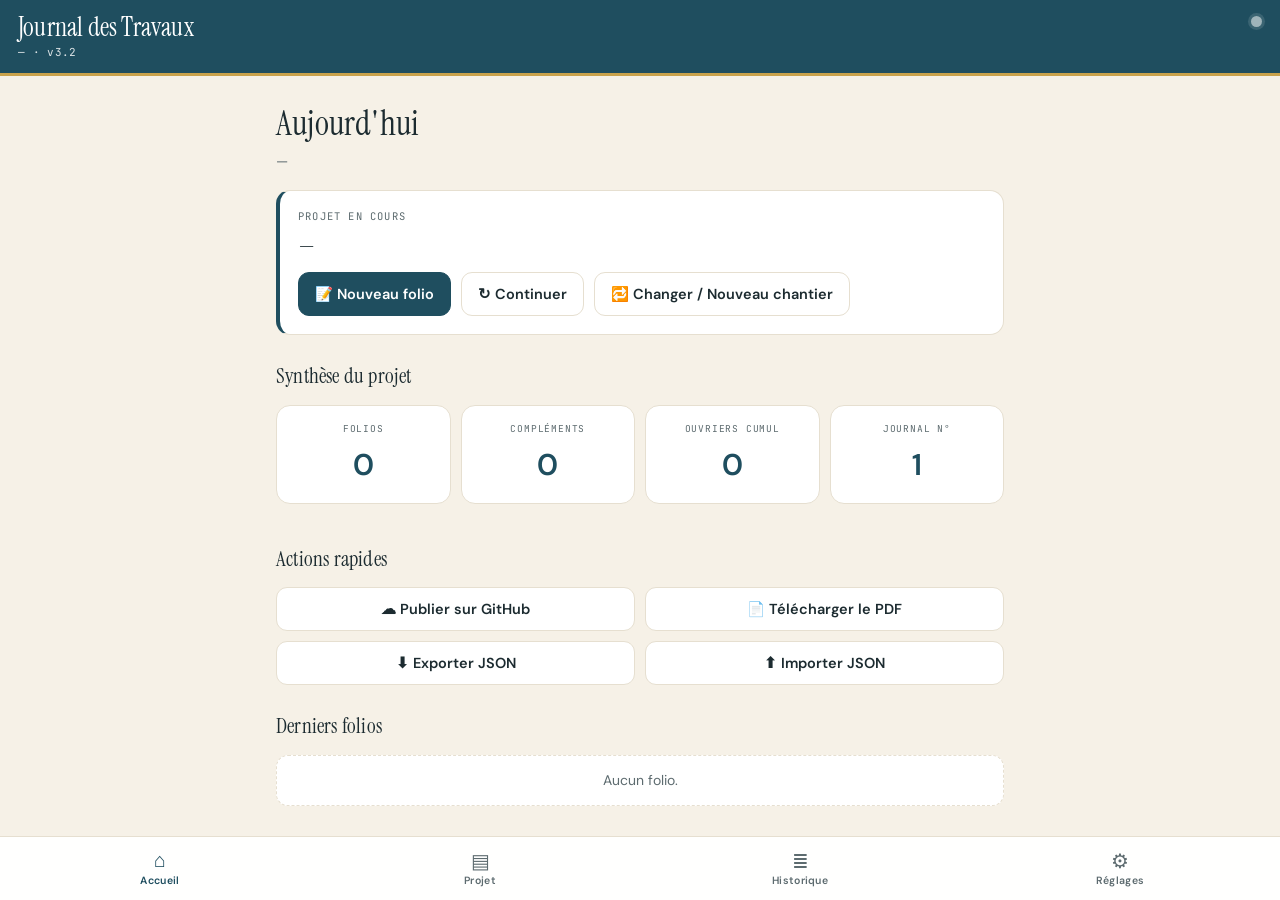
<file: index_v32_NOUVEAU.html>
<!DOCTYPE html>
<html lang="fr">
<head>
<meta charset="UTF-8">
<meta name="viewport" content="width=device-width, initial-scale=1, viewport-fit=cover">
<meta name="theme-color" content="#1F4E5F">
<title>Journal des Travaux — EEG</title>
<link rel="preconnect" href="https://fonts.googleapis.com">
<link rel="preconnect" href="https://fonts.gstatic.com" crossorigin>
<link href="https://fonts.googleapis.com/css2?family=Instrument+Serif:ital@0;1&family=DM+Sans:opsz,wght@9..40,400;9..40,500;9..40,600;9..40,700&family=JetBrains+Mono:wght@400;500;700&display=swap" rel="stylesheet">
<style>
  :root{
    --teal:#1F4E5F; --teal-d:#163a47; --gold:#C9A24B; --ink:#1c2b30; --ink-soft:#5d6b6f;
    --cream:#f6f1e7; --card:#ffffff; --line:#e6dfd0; --ok:#2f7d52; --warn:#b4452f; --amber:#e9d9b0; --amber-ink:#8a6d1f;
    --r:14px; --nav-h:64px;
  }
  *{box-sizing:border-box;-webkit-tap-highlight-color:transparent;}
  html,body{margin:0;padding:0;}
  body{
    font-family:"DM Sans",-apple-system,"Segoe UI",Roboto,sans-serif;
    background:var(--cream); color:var(--ink); line-height:1.5;
    padding-bottom:calc(var(--nav-h) + env(safe-area-inset-bottom));
  }
  h1,h2,h3,.serif{font-family:"Instrument Serif",Georgia,serif;font-weight:400;letter-spacing:.2px;}
  .mono{font-family:"JetBrains Mono",monospace;}

  /* HEADER */
  .app-header{background:var(--teal);color:#fff;padding:14px 18px 12px;border-bottom:3px solid var(--gold);position:sticky;top:0;z-index:30;}
  .app-header h1{font-size:26px;margin:0;line-height:1.05;}
  .header-sub{font-family:"JetBrains Mono",monospace;font-size:11px;opacity:.85;margin:3px 0 0;letter-spacing:.3px;}
  .sync-dot{position:absolute;top:16px;right:18px;width:11px;height:11px;border-radius:50%;background:#9fb4ba;box-shadow:0 0 0 3px rgba(255,255,255,.12);}
  .sync-dot.dirty{background:var(--gold);} .sync-dot.synced{background:#6fdc9a;} .sync-dot.error{background:#ff8a7a;}

  /* SCREENS */
  main{padding:20px 16px 28px;max-width:760px;margin:0 auto;}
  .screen{display:none;animation:fade .25s ease;}
  .screen.active{display:block;}
  @keyframes fade{from{opacity:0;transform:translateY(6px);}to{opacity:1;transform:none;}}
  .screen-title{font-size:34px;margin:2px 0 2px;}
  .screen-sub{color:var(--ink-soft);font-size:14px;margin:0 0 18px;}
  .section-title{font-size:21px;margin:26px 0 12px;}

  /* CARDS */
  .card{background:var(--card);border:1px solid var(--line);border-radius:var(--r);padding:18px;margin-bottom:14px;}
  .card-hero{border-left:4px solid var(--teal);}
  .card-label{font-family:"JetBrains Mono",monospace;font-size:10.5px;letter-spacing:1.2px;text-transform:uppercase;color:var(--ink-soft);margin:0 0 6px;}
  .card-hero h3{font-size:24px;margin:0 0 14px;line-height:1.15;}
  .card-actions{display:flex;gap:10px;flex-wrap:wrap;}

  .grid-stats{display:grid;grid-template-columns:repeat(4,1fr);gap:10px;}
  @media(max-width:560px){.grid-stats{grid-template-columns:repeat(2,1fr);}}
  .stat-card{text-align:center;padding:16px 8px;}
  .stat-label{font-family:"JetBrains Mono",monospace;font-size:9.5px;letter-spacing:.8px;text-transform:uppercase;color:var(--ink-soft);margin:0 0 6px;}
  .stat-value{font-size:30px;font-weight:600;color:var(--teal);margin:0;}

  .quick-actions{display:grid;grid-template-columns:repeat(2,1fr);gap:10px;}
  .quick-actions .btn{justify-content:center;}

  /* BUTTONS */
  .btn{appearance:none;border:1px solid var(--line);background:#fff;color:var(--ink);border-radius:11px;padding:12px 16px;font-size:14.5px;font-weight:600;font-family:inherit;display:inline-flex;align-items:center;gap:7px;cursor:pointer;transition:.15s;}
  .btn:active{transform:scale(.98);}
  .btn-primary{background:var(--teal);border-color:var(--teal);color:#fff;}
  .btn-ghost{background:transparent;}
  .btn-secondary{background:#fff;}
  .btn-danger{background:#fff;border-color:#e7b7ab;color:var(--warn);}
  .btn-compact{padding:9px 13px;font-size:13.5px;}
  .btn-block{width:100%;justify-content:center;}
  .btn:disabled{opacity:.5;cursor:not-allowed;}

  /* FORMS */
  details.fieldset{background:var(--card);border:1px solid var(--line);border-radius:var(--r);margin-bottom:12px;overflow:hidden;}
  details.fieldset>summary{padding:14px 16px;font-weight:600;cursor:pointer;list-style:none;display:flex;align-items:center;gap:9px;font-size:15px;}
  details.fieldset>summary::-webkit-details-marker{display:none;}
  details.fieldset>summary::after{content:"▾";margin-left:auto;color:var(--ink-soft);transition:.2s;}
  details.fieldset[open]>summary::after{transform:rotate(180deg);}
  details.fieldset>summary .num,.case-tag{display:inline-flex;align-items:center;justify-content:center;min-width:24px;height:24px;border-radius:7px;background:var(--teal);color:#fff;font-size:12px;font-weight:700;font-family:"JetBrains Mono",monospace;}
  .case-tag{background:var(--gold);}
  details.fieldset>*:not(summary){margin-left:16px;margin-right:16px;}
  details.fieldset>*:last-child{margin-bottom:16px;}
  .field{margin:12px 0;}
  .field label{display:block;font-size:12px;font-weight:600;color:var(--ink-soft);margin-bottom:5px;text-transform:uppercase;letter-spacing:.4px;}
  .field input,.field select,.field textarea{width:100%;border:1px solid var(--line);border-radius:10px;padding:11px 12px;font-size:15px;font-family:inherit;background:#fcfaf5;color:var(--ink);}
  .field textarea{resize:vertical;min-height:64px;}
  .field input:focus,.field select:focus,.field textarea:focus{outline:none;border-color:var(--teal);background:#fff;}
  .field-hint{font-size:12px;color:var(--ink-soft);margin-top:5px;}
  .grid-2{display:grid;grid-template-columns:1fr 1fr;gap:10px;}
  .grid-4{display:grid;grid-template-columns:repeat(4,1fr);gap:8px;}
  @media(max-width:560px){.grid-4{grid-template-columns:1fr 1fr;}}
  .subgroup-title{font-size:12px;font-weight:700;text-transform:uppercase;letter-spacing:.5px;color:var(--ink-soft);margin:16px 0 4px;}

  /* OUVRIERS */
  .ouv-row{display:grid;grid-template-columns:1fr 1.4fr 64px 34px;gap:7px;align-items:center;margin-bottom:8px;}
  .ouv-row input{width:100%;border:1px solid var(--line);border-radius:9px;padding:9px 10px;font-size:14px;background:#fcfaf5;font-family:inherit;}
  .ouv-row .row-del{border:none;background:#f3ece0;color:var(--warn);border-radius:9px;height:38px;font-size:18px;cursor:pointer;}
  .btn-add-row{width:100%;border:1px dashed var(--teal);background:#fff;color:var(--teal);border-radius:10px;padding:10px;font-weight:600;cursor:pointer;font-family:inherit;font-size:14px;}
  .ouv-total{text-align:right;font-size:14px;color:var(--ink-soft);margin-top:8px;}
  .ouv-total strong{color:var(--teal);font-size:18px;}

  /* FOLIO LIST */
  .folio-list{list-style:none;padding:0;margin:0;}
  .folio-item{display:flex;align-items:center;gap:12px;background:var(--card);border:1px solid var(--line);border-radius:12px;padding:13px 14px;margin-bottom:9px;cursor:pointer;transition:.15s;}
  .folio-item:active{background:#fbf8f1;}
  .folio-num{font-family:"JetBrains Mono",monospace;font-size:12px;font-weight:700;color:var(--ink-soft);background:#f1eadd;border:1px solid var(--line);padding:6px 8px;border-radius:8px;white-space:nowrap;}
  .folio-info{flex:1;min-width:0;}
  .folio-date{font-family:"JetBrains Mono",monospace;font-size:13px;font-weight:600;}
  .folio-summary{font-size:13px;color:var(--ink-soft);overflow:hidden;text-overflow:ellipsis;white-space:nowrap;}
  .badge{font-family:"JetBrains Mono",monospace;font-size:9.5px;font-weight:700;letter-spacing:.6px;text-transform:uppercase;padding:5px 9px;border-radius:20px;white-space:nowrap;}
  .badge.brouillon{background:var(--amber);color:var(--amber-ink);}
  .badge.signe{background:#cfe8d8;color:var(--ok);}
  .badge.compl{background:#dfeaf0;color:var(--teal);}
  .empty-state{color:var(--ink-soft);font-size:14px;padding:14px;text-align:center;background:var(--card);border:1px dashed var(--line);border-radius:12px;}

  .screen-header{display:flex;align-items:center;gap:10px;margin-bottom:12px;}
  .screen-header .screen-title{margin:0;}
  .folio-toolbar{display:flex;align-items:center;gap:10px;margin-bottom:14px;}
  .folio-toolbar h2{flex:1;font-size:24px;margin:0;}
  .btn-icon{width:42px;height:42px;border-radius:11px;border:1px solid var(--line);background:#fff;font-size:18px;cursor:pointer;}

  .sticky-actions{position:sticky;bottom:calc(var(--nav-h) + env(safe-area-inset-bottom) + 8px);display:flex;gap:10px;padding:10px 0 2px;background:linear-gradient(to top,var(--cream) 70%,transparent);z-index:10;}
  .sticky-actions .btn{flex:1;justify-content:center;}

  /* BOTTOM NAV */
  .bottom-nav{position:fixed;bottom:0;left:0;right:0;height:var(--nav-h);padding-bottom:env(safe-area-inset-bottom);background:rgba(255,255,255,.96);backdrop-filter:blur(8px);border-top:1px solid var(--line);display:flex;z-index:40;}
  .nav-btn{flex:1;border:none;background:none;display:flex;flex-direction:column;align-items:center;justify-content:center;gap:3px;cursor:pointer;color:var(--ink-soft);font-family:inherit;padding:0;}
  .nav-btn .nav-icon{font-size:20px;line-height:1;}
  .nav-btn .nav-label{font-size:10.5px;font-weight:600;letter-spacing:.3px;}
  .nav-btn.active{color:var(--teal);}
  .nav-btn.active .nav-icon{transform:translateY(-1px);}

  /* TOAST */
  #toast-container{position:fixed;left:0;right:0;bottom:calc(var(--nav-h) + env(safe-area-inset-bottom) + 16px);display:flex;flex-direction:column;align-items:center;gap:8px;z-index:60;pointer-events:none;}
  .toast{background:#11201f;color:#fff;padding:12px 18px;border-radius:11px;font-size:14px;font-weight:500;box-shadow:0 8px 24px rgba(0,0,0,.25);animation:toastin .25s ease;max-width:90%;}
  .toast.success{background:#1f5b3a;} .toast.error{background:#8f3322;}
  @keyframes toastin{from{opacity:0;transform:translateY(10px);}to{opacity:1;transform:none;}}

  /* MODAL */
  .modal-overlay{position:fixed;inset:0;background:rgba(20,30,32,.5);display:none;align-items:center;justify-content:center;z-index:70;padding:20px;}
  .modal-overlay.open{display:flex;}
  .modal{background:#fff;border-radius:18px;padding:22px;max-width:440px;width:100%;}
  .modal h3{font-size:22px;margin:0 0 12px;}
  .modal-actions{display:flex;gap:10px;justify-content:flex-end;margin-top:18px;}

  /* PRINT AREA */
  #print-area{display:none;}
  @media print{
    body>*:not(#print-area){display:none !important;}
    #print-area{display:block !important;}
    body{background:#fff;padding:0;}
  }
  /* print styles applied inline within print-area for portability */
</style>
</head>
<body>

<header class="app-header">
  <h1>Journal des Travaux</h1>
  <p class="header-sub" id="header-sub">— · v3.2</p>
  <span class="sync-dot" id="sync-dot" title="Statut"></span>
</header>

<main>
  <!-- ACCUEIL -->
  <section class="screen active" data-screen="accueil">
    <h2 class="screen-title">Aujourd'hui</h2>
    <p class="screen-sub" id="today-date">—</p>

    <div class="card card-hero">
      <p class="card-label">Projet en cours</p>
      <h3 id="hero-projet-nom">—</h3>
      <div class="card-actions">
        <button class="btn btn-primary" id="btn-new-folio">📝 Nouveau folio</button>
        <button class="btn btn-ghost" id="btn-continue-folio">↻ Continuer</button>
        <button class="btn btn-ghost" id="btn-switch-projet">🔁 Changer / Nouveau chantier</button>
      </div>
    </div>

    <h3 class="section-title">Synthèse du projet</h3>
    <div class="grid-stats">
      <div class="card stat-card"><p class="stat-label">Folios</p><p class="stat-value" id="st-folios">0</p></div>
      <div class="card stat-card"><p class="stat-label">Compléments</p><p class="stat-value" id="st-compl">0</p></div>
      <div class="card stat-card"><p class="stat-label">Ouvriers cumul</p><p class="stat-value" id="st-ouv">0</p></div>
      <div class="card stat-card"><p class="stat-label">Journal N°</p><p class="stat-value" id="st-journal">1</p></div>
    </div>

    <h3 class="section-title">Actions rapides</h3>
    <div class="quick-actions">
      <button class="btn btn-secondary" id="btn-publish">☁ Publier sur GitHub</button>
      <button class="btn btn-secondary" id="btn-pdf">📄 Télécharger le PDF</button>
      <button class="btn btn-secondary" id="btn-export">⬇ Exporter JSON</button>
      <button class="btn btn-secondary" id="btn-import">⬆ Importer JSON</button>
    </div>

    <h3 class="section-title">Derniers folios</h3>
    <ul class="folio-list" id="recent-folios"><li class="empty-state">Aucun folio.</li></ul>
  </section>

  <!-- PROJETS (multi-chantiers) -->
  <section class="screen" data-screen="projets">
    <h2 class="screen-title">Chantiers</h2>
    <p class="screen-sub">Bascule entre tes chantiers, crée-en un nouveau, gère les existants. Chaque chantier a ses folios et son N° de Journal isolés.</p>

    <h3 class="section-title">Liste</h3>
    <ul class="folio-list" id="projets-list"><li class="empty-state">Aucun chantier.</li></ul>

    <h3 class="section-title">Nouveau chantier</h3>
    <div class="card">
      <div class="field"><label>Nom du chantier</label>
        <input id="new-projet-nom" type="text" placeholder="Ex : Bureau Bruxelles SA"></div>
      <div class="field"><label>ID court <span style="opacity:.6">(optionnel — généré sinon)</span></label>
        <input id="new-projet-id" type="text" placeholder="ex : bureau-bxl"></div>
      <button class="btn btn-primary" id="btn-create-projet">✨ Créer ce chantier</button>
    </div>

    <div style="margin-top:18px;">
      <button class="btn btn-ghost" id="btn-projets-back">← Retour à l'Accueil</button>
    </div>
  </section>

  <!-- PROJET -->
  <section class="screen" data-screen="projet">
    <h2 class="screen-title">Projet</h2>
    <p class="screen-sub">Page de garde & contrat — à remplir une fois.</p>
    <form id="form-projet" autocomplete="off">
      <details class="fieldset" open>
        <summary><span class="num">①</span> Identité</summary>
        <div class="field"><label>Nom du projet</label><input name="nom" type="text"></div>
        <div class="field"><label>Description des travaux</label><textarea name="description" rows="3"></textarea></div>
        <div class="grid-2">
          <div class="field"><label>ProjetID</label><input name="projet_id" type="text" placeholder="PRJ-CHIREC-CAVELL"></div>
          <div class="field"><label>Statut</label>
            <select name="statut"><option>Actif</option><option>Clôturé</option><option>Archivé</option></select></div>
        </div>
      </details>
      <details class="fieldset">
        <summary><span class="num">②</span> Marché</summary>
        <div class="field"><label>Pouvoir adjudicateur</label><input name="pouvoir_adjudicateur" type="text"></div>
        <div class="field"><label>N° du dossier</label><input name="no_dossier" type="text"></div>
        <div class="field"><label>Cahier des charges N°</label><input name="csc_no" type="text"></div>
        <div class="field"><label>Référence CSC</label><input name="csc_ref" type="text"></div>
        <div class="field"><label>Journal N°</label><input name="journal_no" type="number" min="1"></div>
      </details>
      <details class="fieldset">
        <summary><span class="num">③</span> Entrepreneur</summary>
        <div class="field"><label>Entrepreneur — nom</label><input name="ent_nom" type="text"></div>
        <div class="field"><label>Adresse</label><input name="ent_adresse" type="text"></div>
        <div class="grid-2">
          <div class="field"><label>Téléphone</label><input name="ent_tel" type="tel"></div>
          <div class="field"><label>N° TVA / entreprise</label><input name="ent_tva" type="text"></div>
        </div>
        <div class="field"><label>Agréation</label><input name="ent_agreation" type="text"></div>
      </details>
      <details class="fieldset">
        <summary><span class="num">④</span> Dates & notes</summary>
        <div class="grid-2">
          <div class="field"><label>Début chantier</label><input name="date_debut" type="date"></div>
          <div class="field"><label>Fin prévue</label><input name="date_fin" type="date"></div>
        </div>
        <div class="field"><label>Notes</label><textarea name="notes" rows="3"></textarea></div>
      </details>
      <div class="sticky-actions">
        <button type="button" class="btn btn-primary" id="save-projet">Sauvegarder le projet</button>
      </div>
    </form>
  </section>

  <!-- FOLIO EDITOR -->
  <section class="screen" data-screen="folio">
    <div class="folio-toolbar">
      <button class="btn-icon" id="folio-back" title="Retour">←</button>
      <h2 id="folio-title">Folio</h2>
      <button class="btn-icon" id="folio-delete" title="Supprimer">🗑</button>
    </div>
    <form id="form-folio" autocomplete="off">
      <details class="fieldset" open>
        <summary><span class="num">①</span> Informations générales</summary>
        <div class="grid-2">
          <div class="field"><label>Folio N°</label><input name="folio_no" type="number" min="1" max="30" required></div>
          <div class="field"><label>Date</label><input name="date" type="date" required></div>
        </div>
        <div class="grid-2">
          <div class="field"><label>Heure début</label><input name="heures_debut" type="time" value="06:30"></div>
          <div class="field"><label>Heure fin</label><input name="heures_fin" type="time" value="15:00"></div>
        </div>
        <div class="field"><label>État atmosphérique</label>
          <select name="etat_atmospherique"><option value="">—</option><option>Ciel dégagé</option><option>Ensoleillé</option><option>Beau</option><option>Nuageux</option><option>Couvert</option><option>Pluie légère</option><option>Pluie forte</option><option>Neige</option><option>Gel</option><option>Brouillard</option><option>Vent fort</option><option>Orage</option><option>Variable</option></select>
        </div>
        <div class="grid-2">
          <div class="field"><label>Temp. 8h (°C)</label><input name="temp_8h" type="number" step="0.1"></div>
          <div class="field"><label>Temp. 16h (°C)</label><input name="temp_16h" type="number" step="0.1"></div>
        </div>
        <button type="button" class="btn btn-ghost btn-compact" id="btn-meteo">🌤 Récupérer la météo</button>
      </details>

      <details class="fieldset case-fieldset" open>
        <summary><span class="case-tag">A</span> Ouvriers</summary>
        <div id="ouvriers-rows"></div>
        <button type="button" class="btn-add-row" id="add-ouvrier">+ Ajouter une ligne</button>
        <p class="ouv-total">Total : <strong id="ouv-total">0</strong></p>
      </details>

      <details class="fieldset case-fieldset"><summary><span class="case-tag">B</span> Travaux exécutés</summary><div class="field"><textarea name="case_B" rows="4"></textarea></div></details>
      <details class="fieldset case-fieldset"><summary><span class="case-tag">C</span> Matériel en service</summary><div class="field"><textarea name="case_C" rows="3"></textarea></div></details>
      <details class="fieldset case-fieldset"><summary><span class="case-tag">D</span> Matériel hors service</summary><div class="field"><textarea name="case_D" rows="3"></textarea></div></details>
      <details class="fieldset case-fieldset"><summary><span class="case-tag">E</span> Matériaux entrés</summary><div class="field"><textarea name="case_E" rows="3"></textarea></div></details>
      <details class="fieldset case-fieldset"><summary><span class="case-tag">F</span> Essais sur chantier</summary><div class="field"><textarea name="case_F" rows="3"></textarea></div></details>
      <details class="fieldset case-fieldset"><summary><span class="case-tag">G</span> Échantillons expédiés</summary><div class="field"><textarea name="case_G" rows="3"></textarea></div></details>
      <details class="fieldset case-fieldset"><summary><span class="case-tag">H</span> Événements imprévus</summary><div class="field"><textarea name="case_H" rows="4"></textarea></div></details>
      <details class="fieldset case-fieldset"><summary><span class="case-tag">J</span> Décisions prises</summary><div class="field"><textarea name="case_J" rows="4"></textarea></div></details>
      <details class="fieldset case-fieldset"><summary><span class="case-tag">K</span> Visites & divers</summary><div class="field"><textarea name="case_K" rows="3"></textarea></div></details>

      <details class="fieldset">
        <summary><span class="num">②</span> Statut & signatures</summary>
        <div class="field"><label>Statut</label>
          <select name="statut"><option>brouillon</option><option>À signer</option><option>Signé</option><option>Validé</option><option>Archivé</option></select></div>
        <div class="grid-2">
          <div class="field"><label>Signé préposé</label><select name="signature_prepose"><option value="">Non</option><option value="Signé">Oui</option></select></div>
          <div class="field"><label>Signé entrepreneur</label><select name="signature_entrepreneur"><option value="">Non</option><option value="Signé">Oui</option></select></div>
        </div>
      </details>

      <div class="sticky-actions">
        <button type="button" class="btn btn-ghost" id="save-folio-draft">Brouillon</button>
        <button type="button" class="btn btn-primary" id="save-folio">Sauvegarder</button>
      </div>
    </form>
  </section>

  <!-- HISTORIQUE -->
  <section class="screen" data-screen="historique">
    <div class="screen-header"><h2 class="screen-title">Historique</h2>
      <button class="btn btn-primary btn-compact" id="hist-new" style="margin-left:auto">+ Folio</button></div>
    <ul class="folio-list" id="all-folios"><li class="empty-state">Aucun folio.</li></ul>

    <div class="screen-header" style="margin-top:24px;">
      <h3 class="section-title" style="margin:0;flex:1;">Compléments</h3>
      <button class="btn btn-ghost btn-compact" id="hist-new-compl">+ Complément</button>
    </div>
    <p class="screen-sub">Pour les cases qui débordent (N° 31 à 40).</p>
    <ul class="folio-list" id="all-complements"><li class="empty-state">Aucun complément.</li></ul>
  </section>

  <!-- COMPLEMENT EDITOR -->
  <section class="screen" data-screen="complement">
    <div class="folio-toolbar">
      <button class="btn-icon" id="compl-back" title="Retour">←</button>
      <h2 id="compl-title">Complément</h2>
      <button class="btn-icon" id="compl-delete" title="Supprimer">🗑</button>
    </div>
    <form id="form-complement" autocomplete="off">
      <details class="fieldset" open>
        <summary><span class="num">①</span> Références</summary>
        <div class="grid-2">
          <div class="field"><label>N° complément (31-40)</label><input name="folio_compl_no" type="number" min="31" max="40" required></div>
          <div class="field"><label>Folio principal réf.</label><input name="folio_no_ref" type="number" min="1" max="30" required></div>
        </div>
        <div class="grid-2">
          <div class="field"><label>Date folio principal</label><input name="date_ref" type="date"></div>
          <div class="field"><label>Case continuée</label>
            <select name="case"><option>A</option><option>B</option><option>C</option><option>D</option><option>E</option><option>F</option><option>G</option><option>H</option><option>J</option><option>K</option></select></div>
        </div>
      </details>
      <details class="fieldset" open>
        <summary><span class="num">②</span> Texte</summary>
        <div class="field"><textarea name="texte" rows="10"></textarea></div>
      </details>
      <div class="sticky-actions">
        <button type="button" class="btn btn-primary" id="save-complement">Sauvegarder</button>
      </div>
    </form>
  </section>

  <!-- REGLAGES -->
  <section class="screen" data-screen="reglages">
    <h2 class="screen-title">Réglages</h2>

    <details class="fieldset" open>
      <summary>📍 Localisation météo</summary>
      <div class="grid-2">
        <div class="field"><label>Latitude</label><input id="r-lat" type="number" step="0.0001"></div>
        <div class="field"><label>Longitude</label><input id="r-lon" type="number" step="0.0001"></div>
      </div>
      <div class="field"><label>Météo auto à la création d'un folio</label>
        <select id="r-meteo-auto"><option value="oui">Oui</option><option value="non">Non</option></select></div>
    </details>

    <details class="fieldset" open>
      <summary>☁ GitHub (publication + PDF)</summary>
      <p class="screen-sub">Token créé sur github.com/settings/tokens (scope <b>repo</b>). Stocké uniquement sur cet appareil.</p>
      <div class="field"><label>Owner</label><input id="r-owner" type="text" placeholder="ramizxhixha-a11y"></div>
      <div class="field"><label>Repo</label><input id="r-repo" type="text" placeholder="journal-travaux-"></div>
      <div class="field"><label>Branche</label><input id="r-branch" type="text" placeholder="main"></div>
      <div class="field"><label>Personal Access Token</label><input id="r-token" type="password" placeholder="ghp_…"></div>
      <button class="btn btn-ghost btn-compact" id="btn-test-github" style="margin-top:4px;">🔍 Tester la connexion</button>
    </details>

    <details class="fieldset" open>
      <summary>📓 Journaux (1 journal = ~31 jours)</summary>
      <p class="screen-sub">Au 1er jour ouvrable de chaque nouveau mois, un nouveau N° s'ouvre automatiquement.
      L'ancien est clôturé et reste téléchargeable comme PDF séparé.</p>
      <ul class="folio-list" id="journals-list" style="margin-top:8px;"><li class="empty-state">—</li></ul>
    </details>

    <details class="fieldset">
      <summary>💾 Sauvegarde & import</summary>
      <button class="btn btn-secondary btn-block" id="r-export" style="margin-bottom:8px;">⬇ Exporter tout (JSON)</button>
      <button class="btn btn-secondary btn-block" id="r-import">⬆ Importer un JSON</button>
    </details>

    <details class="fieldset">
      <summary>⚠ Zone dangereuse</summary>
      <button class="btn btn-danger btn-block" id="r-reset">Tout effacer (local)</button>
    </details>

    <details class="fieldset">
      <summary>ℹ À propos</summary>
      <p style="font-size:14px;">Journal des Travaux v3.2 — modèle Embuild 9545 F.</p>
      <p class="screen-sub">100 % local (IndexedDB) + publication GitHub explicite. Fonctionne hors-ligne.</p>
    </details>

    <div class="sticky-actions">
      <button type="button" class="btn btn-primary" id="save-reglages">💾 Enregistrer les réglages</button>
    </div>
  </section>
</main>

<nav class="bottom-nav">
  <button class="nav-btn active" data-nav="accueil"><span class="nav-icon">⌂</span><span class="nav-label">Accueil</span></button>
  <button class="nav-btn" data-nav="projet"><span class="nav-icon">▤</span><span class="nav-label">Projet</span></button>
  <button class="nav-btn" data-nav="historique"><span class="nav-icon">≣</span><span class="nav-label">Historique</span></button>
  <button class="nav-btn" data-nav="reglages"><span class="nav-icon">⚙</span><span class="nav-label">Réglages</span></button>
</nav>

<div id="toast-container"></div>
<div class="modal-overlay" id="modal"><div class="modal" id="modal-box"></div></div>
<div id="print-area"></div>
<input type="file" id="import-file" accept=".json,application/json" hidden>

<script>
(() => {
'use strict';

/* ═══════════ CONSTANTES & ÉTAT ═══════════ */
const APP_VERSION='3.2';
const DB_NAME='journal-travaux-db';
const DB_VERSION=4;
const STORES={
  projet:'projet', folios:'folios', complements:'complements', config:'config',
  rep_ouvriers:'repertoire_ouvriers', rep_materiel:'repertoire_materiel',
  rep_materiaux:'repertoire_materiaux', rep_visiteurs:'repertoire_visiteurs'
};
const LEGACY_DB_NAMES=['journal-travaux-db','journal_travaux','journal-travaux'];

const DEFAULT_CONFIG={
  projet_id:'main', meteo_lat:50.7949, meteo_lon:4.3520, meteo_auto:'oui',
  gh_owner:'', gh_repo:'', gh_branch:'main', gh_token:''
};

let db=null;
let state={ config:{...DEFAULT_CONFIG},
            projet:null, projets:[],                          /* projet = courant ; projets = TOUS */
            folios:[], complements:[],
            curFolioId:null, curComplId:null, screen:'accueil' };

/* ═══════════ INDEXEDDB ═══════════ */
function openDB(name=DB_NAME, version=DB_VERSION){
  return new Promise((res,rej)=>{
    const r=indexedDB.open(name,version);
    r.onerror=()=>rej(r.error);
    r.onsuccess=()=>res(r.result);
    r.onupgradeneeded=e=>{
      const d=e.target.result;
      Object.values(STORES).forEach(s=>{ if(!d.objectStoreNames.contains(s)) d.createObjectStore(s,{keyPath:'id'}); });
    };
  });
}
function tx(store,mode='readonly'){ return db.transaction(store,mode).objectStore(store); }
function dbGet(store,key){ return new Promise((res,rej)=>{const r=tx(store).get(key);r.onsuccess=()=>res(r.result);r.onerror=()=>rej(r.error);}); }
function dbAll(store){ return new Promise((res,rej)=>{const r=tx(store).getAll();r.onsuccess=()=>res(r.result||[]);r.onerror=()=>rej(r.error);}); }
function dbPut(store,val){ return new Promise((res,rej)=>{const r=tx(store,'readwrite').put(val);r.onsuccess=()=>res(r.result);r.onerror=()=>rej(r.error);}); }
function dbDel(store,key){ return new Promise((res,rej)=>{const r=tx(store,'readwrite').delete(key);r.onsuccess=()=>res();r.onerror=()=>rej(r.error);}); }
function dbClear(store){ return new Promise((res,rej)=>{const r=tx(store,'readwrite').clear();r.onsuccess=()=>res();r.onerror=()=>rej(r.error);}); }

/* ═══════════ HELPERS ═══════════ */
const $=s=>document.querySelector(s);
const $$=s=>Array.from(document.querySelectorAll(s));
const pad=(n,l=4)=>String(n||0).padStart(l,'0');
const uid=()=>'f'+Date.now().toString(36)+Math.random().toString(36).slice(2,7);
function todayISO(){const d=new Date();return `${d.getFullYear()}-${String(d.getMonth()+1).padStart(2,'0')}-${String(d.getDate()).padStart(2,'0')}`;}
function fmtDate(iso){ if(!iso) return '—'; const p=String(iso).split('-'); return p.length===3?`${p[2].slice(0,2)}/${p[1]}/${p[0]}`:iso; }
function esc(s){ return String(s==null?'':s).replace(/[&<>"]/g,c=>({'&':'&amp;','<':'&lt;','>':'&gt;','"':'&quot;'}[c])); }

function toast(msg,type=''){
  const t=document.createElement('div');
  t.className='toast '+type; t.textContent=msg;
  $('#toast-container').appendChild(t);
  setTimeout(()=>t.remove(),3000);
}
function syncDot(s){ const d=$('#sync-dot'); d.className='sync-dot '+s; }

function formRead(form){
  const o={};
  form.querySelectorAll('input,select,textarea').forEach(el=>{
    if(!el.name) return;
    let v=el.value;
    if(el.type==='number') v=v===''?null:Number(v);
    o[el.name]=v;
  });
  return o;
}
function formFill(form,obj){
  obj=obj||{};
  form.querySelectorAll('input,select,textarea').forEach(el=>{
    if(!el.name) return;
    el.value=(obj[el.name]===undefined||obj[el.name]===null)?'':obj[el.name];
  });
}

/* ═══════════ NORMALISATION (ancien format → nouveau) ═══════════ */
const FOLIO_MAP={ h_debut:'heures_debut', h_fin:'heures_fin', meteo:'etat_atmospherique',
  t_8h:'temp_8h', t_16h:'temp_16h', b_travaux:'case_B', c_materiel:'case_C', d_hs:'case_D',
  e_materiaux:'case_E', f_essais:'case_F', g_echant:'case_G', h_imprevus:'case_H',
  j_decisions:'case_J', k_visites:'case_K', signe_prep:'signature_prepose', signe_ent:'signature_entrepreneur' };

function normFolio(f){
  const o={...f};
  for(const [oldK,newK] of Object.entries(FOLIO_MAP)){
    if(o[oldK]!==undefined && (o[newK]===undefined||o[newK]==='' )){
      let v=o[oldK];
      if((oldK==='signe_prep'||oldK==='signe_ent')) v=(v==='Oui')?'Signé':'';
      o[newK]=v;
    }
    delete o[oldK];
  }
  if(o.id===undefined||o.id===null||o.id==='') o.id=uid();
  o.id=String(o.id);
  if(!o.ouvriers) o.ouvriers=[];
  o.ouvriers_total=(o.ouvriers||[]).reduce((a,x)=>a+(Number(x.nombre)||0),0);
  if(!o.statut) o.statut='brouillon';
  o.projet_id=o.projet_id||state.config.projet_id||'main';
  if(!o.journal_no) o.journal_no=1;                         /* défaut : Journal N°1 */
  /* Bloc 4.4 — métadonnées (défauts seulement, n'écrase pas l'existant) */
  if(!Array.isArray(o.photos)) o.photos=[];
  if(o.auteur===undefined) o.auteur='';
  if(!o.created_at) o.created_at=new Date().toISOString();
  if(!o.updated_at) o.updated_at=o.created_at;
  return o;
}
function normCompl(c){
  const o={...c};
  if(o.id===undefined||o.id===null||o.id==='') o.id=uid();
  o.id=String(o.id);
  if(!o.texte && o.sections){ o.texte=Object.values(o.sections).join('\n'); }
  o.projet_id=o.projet_id||state.config.projet_id||'main';
  if(!o.created_at) o.created_at=new Date().toISOString();
  if(!o.updated_at) o.updated_at=o.created_at;
  return o;
}

/* ═══════════ JOURNAL (auto-rotation mensuelle) ═══════════ */
/* Règle métier : 1 journal = max ~31 jours. Au 1er jour ouvrable de chaque  */
/* nouveau mois, le N° passe à N+1 ; le précédent reste consultable et       */
/* téléchargeable comme PDF séparé.                                          */
function isBusinessDay(d){ const w=d.getDay(); return w>=1 && w<=5; }       /* lun-ven */
function currentJournalNo(){ return (state.projet && state.projet.journal_no) || 1; }
function lastFolioDateInJournal(no){
  const inJ=myFolios().filter(f=>(f.journal_no||1)===no);
  if(!inJ.length) return null;
  return inJ.reduce((a,b)=>(a&&a>b.date?a:b.date), inJ[0].date);
}
async function maybeRolloverJournal(){
  if(!state.projet) return;
  const curNo=currentJournalNo();
  const lastDate=lastFolioDateInJournal(curNo);
  if(!lastDate) return;                                      /* journal vide → pas de rotation */
  const today=new Date(); const last=new Date(lastDate);
  const sameMonth=today.getFullYear()===last.getFullYear() && today.getMonth()===last.getMonth();
  if(sameMonth) return;
  if(!isBusinessDay(today)) return;                          /* attendre le 1er jour ouvrable */
  state.projet.journal_no=curNo+1;
  state.projet.updated_at=new Date().toISOString();
  await saveProjet(state.projet);
  toast(`Nouveau mois — Journal N°${curNo} clôturé, Journal N°${curNo+1} ouvert ✓`,'success');
}
function listJournals(){
  /* Regroupe folios du projet COURANT par journal_no + force la présence du journal en cours. */
  const cur=currentJournalNo();
  const by={};
  myFolios().forEach(f=>{
    const j=f.journal_no||1;
    if(!by[j]) by[j]={no:j,dates:[],count:0};
    by[j].dates.push(f.date); by[j].count++;
  });
  if(!by[cur]) by[cur]={no:cur,dates:[],count:0};
  return Object.values(by).sort((a,b)=>a.no-b.no).map(j=>{
    const ds=j.dates.slice().sort();
    return { no:j.no, count:j.count,
      first:ds[0]||'', last:ds[ds.length-1]||'',
      status: j.no===cur?'Ouvert':'Clôturé' };
  });
}

/* ═══════════ LOAD STATE ═══════════ */
async function loadState(){
  const cfg=await dbGet(STORES.config,'config');
  state.config={...DEFAULT_CONFIG, ...(cfg?cfg.value:{})};
  /* Multi-projet : on charge TOUS les projets, puis on définit l'actif via config.projet_id */
  const projRecs=await dbAll(STORES.projet);
  state.projets=projRecs.map(r=>r.value!==undefined?r.value:r).filter(Boolean);
  /* Migration : assurer un id sur chaque projet */
  state.projets.forEach(p=>{ if(!p.id) p.id=p.projet_id||'main'; });
  /* Si aucun projet en base, on en crée un vide id='main' */
  if(state.projets.length===0){
    const empty={id:'main', nom:'Projet par défaut', projet_id:'main', journal_no:1,
                 entrepreneur:{}, created_at:new Date().toISOString(), updated_at:new Date().toISOString()};
    state.projets.push(empty);
    await dbPut(STORES.projet,{id:empty.id,value:empty});
  }
  /* Détermine le projet actif */
  const wanted=state.config.projet_id||'main';
  state.projet=state.projets.find(p=>p.id===wanted) || state.projets[0];
  state.config.projet_id=state.projet.id;
  const folios=await dbAll(STORES.folios);
  state.folios=folios.map(x=>normFolio(x.value!==undefined?x.value:x)).sort((a,b)=>(a.folio_no||0)-(b.folio_no||0));
  const compls=await dbAll(STORES.complements);
  state.complements=compls.map(x=>normCompl(x.value!==undefined?x.value:x)).sort((a,b)=>(a.folio_compl_no||0)-(b.folio_compl_no||0));
}

async function saveConfig(){ await dbPut(STORES.config,{id:'config',value:state.config}); }
async function saveProjet(p){
  /* Multi-projet : la clé est p.id (plus d'id='main' hardcodé) */
  if(!p.id) p.id=p.projet_id||'main';
  p.updated_at=new Date().toISOString();
  if(!p.created_at) p.created_at=p.updated_at;
  state.projet=p;
  const idx=state.projets.findIndex(x=>x.id===p.id);
  if(idx>=0) state.projets[idx]=p; else state.projets.push(p);
  await dbPut(STORES.projet,{id:p.id,value:p});
}
async function putFolio(f){ f.updated_at=new Date().toISOString(); await dbPut(STORES.folios,{id:f.id,value:f}); }
async function putCompl(c){ c.updated_at=new Date().toISOString(); await dbPut(STORES.complements,{id:c.id,value:c}); }

/* ═══════════ MULTI-PROJET (helpers) ═══════════ */
function currentProjetId(){ return state.config.projet_id||'main'; }
function getProjetById(id){ return state.projets.find(p=>p.id===id) || null; }
function myFolios(){ const pid=currentProjetId(); return state.folios.filter(f=>(f.projet_id||'main')===pid); }
function myCompls(){ const pid=currentProjetId(); return state.complements.filter(c=>(c.projet_id||'main')===pid); }
function slugifyId(s){
  return String(s||'').toLowerCase().normalize('NFD').replace(/[\u0300-\u036f]/g,'')
    .replace(/[^a-z0-9]+/g,'-').replace(/^-+|-+$/g,'').slice(0,40) || ('projet-'+Date.now().toString(36));
}
async function switchProjet(id){
  const p=getProjetById(id); if(!p) return;
  state.config.projet_id=id; state.projet=p;
  await saveConfig();
  renderAccueil();
  toast(`Chantier actif : ${p.nom||id} ✓`,'success');
}
async function createProjet(nom, idSlug){
  const id=(idSlug && slugifyId(idSlug)) || slugifyId(nom);
  if(!id){ toast('Nom de chantier invalide','error'); return false; }
  if(getProjetById(id)){ toast(`ID « ${id} » déjà utilisé`,'error'); return false; }
  const now=new Date().toISOString();
  const p={ id, nom:nom||id, projet_id:id, journal_no:1, statut:'Actif',
            entrepreneur:{}, created_at:now, updated_at:now };
  state.projets.push(p);
  await dbPut(STORES.projet,{id:p.id,value:p});
  await switchProjet(id);
  return true;
}
async function deleteProjet(id){
  if(state.projets.length<=1){ toast('Impossible : il faut au moins 1 chantier','error'); return false; }
  const p=getProjetById(id); if(!p) return false;
  /* Cascade : supprimer aussi les folios et compléments rattachés à ce projet */
  const folToDel=state.folios.filter(f=>(f.projet_id||'main')===id);
  const cplToDel=state.complements.filter(c=>(c.projet_id||'main')===id);
  for(const f of folToDel) await dbDel(STORES.folios,f.id);
  for(const c of cplToDel) await dbDel(STORES.complements,c.id);
  state.folios=state.folios.filter(f=>(f.projet_id||'main')!==id);
  state.complements=state.complements.filter(c=>(c.projet_id||'main')!==id);
  await dbDel(STORES.projet,id);
  state.projets=state.projets.filter(x=>x.id!==id);
  /* Bascule sur un autre projet */
  const fallback=state.projets[0];
  state.config.projet_id=fallback.id; state.projet=fallback;
  await saveConfig();
  toast(`Chantier « ${p.nom||id} » supprimé (${folToDel.length} folio(s), ${cplToDel.length} compl.)`,'success');
  return true;
}
async function renameProjet(id, newNom){
  const p=getProjetById(id); if(!p || !newNom) return false;
  p.nom=newNom; p.updated_at=new Date().toISOString();
  await dbPut(STORES.projet,{id:p.id,value:p});
  if(state.projet && state.projet.id===id) state.projet=p;
  toast(`Renommé : ${newNom} ✓`,'success');
  return true;
}

/* ═══════════ NAVIGATION ═══════════ */
function show(name){
  state.screen=name;
  $$('.screen').forEach(s=>s.classList.toggle('active',s.dataset.screen===name));
  $$('.nav-btn').forEach(b=>b.classList.toggle('active',b.dataset.nav===name));
  if(name==='accueil') renderAccueil();
  if(name==='projet') renderProjet();
  if(name==='projets') renderProjetsScreen();                /* multi-projet : écran de bascule */
  if(name==='historique') renderHistorique();
  if(name==='reglages') renderReglages();
  window.scrollTo(0,0);
}
$$('.nav-btn').forEach(b=>b.addEventListener('click',()=>show(b.dataset.nav)));

/* ═══════════ RENDER ACCUEIL ═══════════ */
function projetNom(){ return (state.projet && (state.projet.nom||state.projet.projet_id)) || 'Aucun projet'; }
function lastFolioNo(){ const f=myFolios(); return f.length? Math.max(...f.map(x=>x.folio_no||0)) : 0; }

function renderAccueil(){
  $('#today-date').textContent=new Date().toLocaleDateString('fr-BE',{weekday:'long',day:'numeric',month:'long',year:'numeric'});
  $('#header-sub').textContent=`${projetNom()} · v${APP_VERSION}`;
  $('#hero-projet-nom').textContent=projetNom();
  const last=lastFolioNo();
  $('#btn-continue-folio').style.display=last?'inline-flex':'none';
  $('#btn-continue-folio').textContent=`↻ Continuer folio ${pad(last)}`;

  /* Toutes les stats filtrées par projet courant (multi-projet) */
  const mf=myFolios(); const mc=myCompls();
  $('#st-folios').textContent=mf.length;
  $('#st-compl').textContent=mc.length;
  $('#st-ouv').textContent=mf.reduce((a,f)=>a+(f.ouvriers_total||0),0);
  $('#st-journal').textContent=(state.projet&&state.projet.journal_no)||1;

  const recent=mf.slice().reverse().slice(0,5);
  renderFolioList($('#recent-folios'),recent);
}

function folioItemHTML(f){
  const st=(f.statut||'brouillon').toLowerCase();
  const cls=/sign|valid/.test(st)?'signe':'brouillon';
  const sum=esc((f.case_B||'').replace(/\n/g,' ').slice(0,52))||'<span style="opacity:.5">— vide —</span>';
  return `<li class="folio-item" data-id="${esc(f.id)}">
    <span class="folio-num">N° ${pad(f.folio_no)}</span>
    <div class="folio-info"><div class="folio-date">${fmtDate(f.date)}</div><div class="folio-summary">${sum}</div></div>
    <span class="badge ${cls}">${esc(f.statut||'brouillon')}</span></li>`;
}
function renderFolioList(ul,arr){
  if(!arr.length){ ul.innerHTML='<li class="empty-state">Aucun folio.</li>'; return; }
  ul.innerHTML=arr.map(folioItemHTML).join('');
  ul.querySelectorAll('.folio-item').forEach(li=>li.addEventListener('click',()=>openFolio(li.dataset.id)));
}

/* ═══════════ RENDER PROJET ═══════════ */
function projetToForm(p){
  p=p||{};
  const ent=p.entrepreneur||{};
  return {
    nom:p.nom||'', description:p.description||'', projet_id:p.projet_id||'', statut:p.statut||'Actif',
    pouvoir_adjudicateur:p.pouvoir_adjudicateur||'', no_dossier:p.no_dossier||'', csc_no:p.csc_no||'',
    csc_ref:p.csc_ref||'', journal_no:p.journal_no||1,
    ent_nom:ent.nom||p.entrepreneur_nom||'', ent_adresse:ent.adresse||p.adresse||'',
    ent_tel:ent.tel||p.telephone||'', ent_tva:ent.tva||p.no_entreprise||'', ent_agreation:ent.agreation||p.agreation||'',
    date_debut:p.date_debut||'', date_fin:p.date_fin||'', notes:p.notes||''
  };
}
function renderProjet(){ formFill($('#form-projet'), projetToForm(state.projet)); }

/* ═══════════ RENDER PROJETS (écran de bascule multi-chantier) ═══════════ */
function renderProjetsScreen(){
  const ul=$('#projets-list');
  const cur=currentProjetId();
  if(!state.projets.length){ ul.innerHTML='<li class="empty-state">Aucun chantier.</li>'; return; }
  ul.innerHTML=state.projets.map(p=>{
    const isCur=p.id===cur;
    const fCount=state.folios.filter(f=>(f.projet_id||'main')===p.id).length;
    const cCount=state.complements.filter(c=>(c.projet_id||'main')===p.id).length;
    return `<li class="folio-item" data-id="${esc(p.id)}">
      <span class="folio-num" style="min-width:auto;padding:4px 8px;font-size:11px;">${esc(p.id)}</span>
      <div class="folio-info">
        <div class="folio-date">${esc(p.nom||p.id)}</div>
        <div class="folio-summary">${fCount} folio(s) · ${cCount} compl. · J N°${p.journal_no||1}</div>
      </div>
      <span class="badge ${isCur?'signe':'compl'}">${isCur?'Actif':'—'}</span>
      <div style="display:flex;gap:6px;margin-left:8px;flex-wrap:wrap;">
        ${isCur?'':`<button class="btn btn-ghost btn-compact" data-act="switch" data-id="${esc(p.id)}">Activer</button>`}
        <button class="btn btn-ghost btn-compact" data-act="rename" data-id="${esc(p.id)}">✏️</button>
        ${state.projets.length>1?`<button class="btn btn-ghost btn-compact" data-act="del" data-id="${esc(p.id)}">🗑</button>`:''}
      </div></li>`;
  }).join('');
  ul.querySelectorAll('button[data-act="switch"]').forEach(b=>b.onclick=async()=>{ await switchProjet(b.dataset.id); show('accueil'); });
  ul.querySelectorAll('button[data-act="rename"]').forEach(b=>b.onclick=async()=>{
    const p=getProjetById(b.dataset.id); if(!p) return;
    const nv=prompt('Nouveau nom du chantier :', p.nom||p.id);
    if(nv && nv.trim()){ await renameProjet(p.id, nv.trim()); renderProjetsScreen(); }
  });
  ul.querySelectorAll('button[data-act="del"]').forEach(b=>b.onclick=async()=>{
    const p=getProjetById(b.dataset.id); if(!p) return;
    const ok=await confirmModal('Supprimer ce chantier ?',
      `« ${p.nom||p.id} » + tous ses folios + ses compléments seront supprimés. Action irréversible.`);
    if(!ok) return;
    await deleteProjet(p.id);
    renderProjetsScreen();
  });
}
$('#btn-switch-projet').addEventListener('click', ()=>show('projets'));
$('#btn-projets-back').addEventListener('click', ()=>show('accueil'));
$('#btn-create-projet').addEventListener('click', async ()=>{
  const nom=$('#new-projet-nom').value.trim();
  const id=$('#new-projet-id').value.trim();
  if(!nom){ toast('Donne un nom au chantier','error'); return; }
  const ok=await createProjet(nom, id||nom);
  if(ok){ $('#new-projet-nom').value=''; $('#new-projet-id').value=''; show('accueil'); }
});

$('#save-projet').addEventListener('click',async()=>{
  const d=formRead($('#form-projet'));
  /* Multi-projet : on édite le projet ACTIF (state.projet) — son id reste stable */
  const base=state.projet?{...state.projet}:{};
  if(!base.id) base.id=base.projet_id||'main';
  base.nom=d.nom; base.description=d.description;
  base.projet_id=d.projet_id||base.id;                     /* champ legacy pour le PDF */
  base.statut=d.statut;
  base.pouvoir_adjudicateur=d.pouvoir_adjudicateur; base.no_dossier=d.no_dossier; base.csc_no=d.csc_no;
  base.csc_ref=d.csc_ref; base.journal_no=d.journal_no; base.date_debut=d.date_debut; base.date_fin=d.date_fin; base.notes=d.notes;
  base.entrepreneur={...(base.entrepreneur||{}),nom:d.ent_nom,adresse:d.ent_adresse,tel:d.ent_tel,tva:d.ent_tva,agreation:d.ent_agreation};
  await saveProjet(base);
  syncDot('dirty');
  toast('Projet sauvegardé ✓','success');
  renderAccueil();
});

/* ═══════════ FOLIO EDITOR ═══════════ */
function nextFolioNo(){ const n=lastFolioNo()+1; return Math.min(n,30); }

function newFolio(){
  state.curFolioId=null;
  const f={ id:uid(), folio_no:nextFolioNo(), journal_no:currentJournalNo(), date:todayISO(), heures_debut:'06:30', heures_fin:'15:00',
    etat_atmospherique:'', temp_8h:null, temp_16h:null, ouvriers:[], statut:'brouillon',
    signature_prepose:'', signature_entrepreneur:'', projet_id:state.config.projet_id||'main' };
  fillFolioForm(f); show('folio');
  if(state.config.meteo_auto==='oui') fetchMeteo(true);
}
function openFolio(id){
  const f=state.folios.find(x=>String(x.id)===String(id)); if(!f) return;
  state.curFolioId=String(id); fillFolioForm(f); show('folio');
}
function continueFolio(){
  const last=lastFolioNo(); const f=myFolios().find(x=>x.folio_no===last);
  if(f) openFolio(f.id); else newFolio();
}
function fillFolioForm(f){
  $('#folio-title').textContent='Folio N° '+pad(f.folio_no);
  formFill($('#form-folio'),f);
  renderOuvriers(f.ouvriers||[]);
}
function renderOuvriers(rows){
  const w=$('#ouvriers-rows'); w.innerHTML='';
  if(!rows.length) addOuvrier(); else rows.forEach(o=>addOuvrier(o));
  updOuvTotal();
}
function addOuvrier(d={}){
  const w=$('#ouvriers-rows');
  const div=document.createElement('div'); div.className='ouv-row';
  div.innerHTML=`<input class="o-classe" placeholder="Classe" value="${esc(d.classe||'')}">
    <input class="o-metier" placeholder="Métier" value="${esc(d.metier||'')}">
    <input class="o-nb" type="number" min="0" placeholder="0" value="${d.nombre!=null?d.nombre:''}">
    <button type="button" class="row-del">×</button>`;
  w.appendChild(div);
  div.querySelector('.row-del').addEventListener('click',()=>{div.remove();updOuvTotal();});
  div.querySelectorAll('input').forEach(i=>i.addEventListener('input',updOuvTotal));
}
function collectOuvriers(){
  return $$('.ouv-row').map(r=>({
    classe:r.querySelector('.o-classe').value.trim(),
    metier:r.querySelector('.o-metier').value.trim(),
    nombre:Number(r.querySelector('.o-nb').value)||0
  })).filter(o=>o.classe||o.metier||o.nombre);
}
function updOuvTotal(){ $('#ouv-total').textContent=collectOuvriers().reduce((a,o)=>a+o.nombre,0); }
$('#add-ouvrier').addEventListener('click',()=>addOuvrier());

async function doSaveFolio(forceStatut){
  const d=formRead($('#form-folio'));
  let f=state.curFolioId? {...state.folios.find(x=>String(x.id)===state.curFolioId)} : {};
  Object.assign(f,d);
  f.id=state.curFolioId||f.id||uid();
  f.ouvriers=collectOuvriers();
  f.ouvriers_total=f.ouvriers.reduce((a,o)=>a+o.nombre,0);
  f.projet_id=state.config.projet_id||'main';
  if(!f.journal_no) f.journal_no=currentJournalNo();         /* préserve, sinon journal courant */
  if(forceStatut && !/Sign|Valid/.test(String(d.statut||''))) f.statut=forceStatut;
  if(!f.created_at) f.created_at=new Date().toISOString();
  f.updated_at=new Date().toISOString();
  await putFolio(f);
  state.curFolioId=String(f.id);
  await loadState();
  syncDot('dirty');
  toast('Folio sauvegardé ✓','success');
  show('historique');
}
$('#save-folio').addEventListener('click',()=>doSaveFolio(null));
$('#save-folio-draft').addEventListener('click',()=>doSaveFolio('brouillon'));
$('#folio-back').addEventListener('click',()=>show('historique'));
$('#folio-delete').addEventListener('click',async()=>{
  if(!state.curFolioId){ show('historique'); return; }
  const ok=await confirmModal('Supprimer ce folio ?','Cette action est irréversible.');
  if(!ok) return;
  await dbDel(STORES.folios,state.curFolioId);
  state.curFolioId=null; await loadState(); syncDot('dirty');
  toast('Folio supprimé'); show('historique');
});

/* ═══════════ MÉTÉO (Open-Meteo) ═══════════ */
async function fetchMeteo(silent){
  const lat=state.config.meteo_lat, lon=state.config.meteo_lon;
  const dateEl=$('#form-folio [name="date"]'); const date=dateEl?dateEl.value:todayISO();
  try{
    const url=`https://api.open-meteo.com/v1/forecast?latitude=${lat}&longitude=${lon}&hourly=temperature_2m&start_date=${date}&end_date=${date}&timezone=auto`;
    const r=await fetch(url); if(!r.ok) throw new Error('HTTP '+r.status);
    const j=await r.json();
    const times=j.hourly&&j.hourly.time||[]; const temps=j.hourly&&j.hourly.temperature_2m||[];
    const at=h=>{ const i=times.findIndex(t=>t.endsWith('T'+h)); return i>=0?temps[i]:null; };
    const t8=at('08:00'), t16=at('16:00');
    if(t8!=null) $('#form-folio [name="temp_8h"]').value=t8;
    if(t16!=null) $('#form-folio [name="temp_16h"]').value=t16;
    if(!silent) toast('Météo récupérée ✓','success');
  }catch(e){ if(!silent) toast('Météo indisponible : '+e.message,'error'); }
}
$('#btn-meteo').addEventListener('click',()=>fetchMeteo(false));

/* ═══════════ HISTORIQUE ═══════════ */
function renderHistorique(){
  /* Multi-projet : on affiche uniquement les folios et compléments du projet courant */
  const mf=myFolios(); const mc=myCompls();
  renderFolioList($('#all-folios'), mf.slice().reverse());
  const cul=$('#all-complements');
  if(!mc.length){ cul.innerHTML='<li class="empty-state">Aucun complément.</li>'; return; }
  cul.innerHTML=mc.map(c=>`<li class="folio-item" data-id="${esc(c.id)}">
    <span class="folio-num">N° ${pad(c.folio_compl_no)}</span>
    <div class="folio-info"><div class="folio-date">Case ${esc(c.case||'?')} · Folio ${pad(c.folio_no_ref)}</div>
      <div class="folio-summary">${esc((c.texte||'').replace(/\n/g,' ').slice(0,52))}</div></div>
    <span class="badge compl">Compl.</span></li>`).join('');
  cul.querySelectorAll('.folio-item').forEach(li=>li.addEventListener('click',()=>openCompl(li.dataset.id)));
}
$('#hist-new').addEventListener('click',newFolio);
$('#hist-new-compl').addEventListener('click',newCompl);

/* ═══════════ COMPLEMENT EDITOR ═══════════ */
function nextComplNo(){ const used=myCompls().map(c=>c.folio_compl_no); let n=31; while(used.includes(n)&&n<40) n++; return n; }
function newCompl(){
  state.curComplId=null;
  const c={ id:uid(), folio_compl_no:nextComplNo(), folio_no_ref:lastFolioNo()||1, date_ref:todayISO(), case:'H', texte:'', projet_id:state.config.projet_id||'main' };
  fillComplForm(c); show('complement');
}
function openCompl(id){ const c=state.complements.find(x=>String(x.id)===String(id)); if(!c) return; state.curComplId=String(id); fillComplForm(c); show('complement'); }
function fillComplForm(c){ $('#compl-title').textContent='Complément N° '+pad(c.folio_compl_no); formFill($('#form-complement'),c); }
$('#save-complement').addEventListener('click',async()=>{
  const d=formRead($('#form-complement'));
  let c=state.curComplId? {...state.complements.find(x=>String(x.id)===state.curComplId)} : {};
  Object.assign(c,d);
  c.id=state.curComplId||c.id||uid();
  c.projet_id=state.config.projet_id||'main';
  c.updated_at=new Date().toISOString();
  await putCompl(c); state.curComplId=String(c.id); await loadState();
  syncDot('dirty'); toast('Complément sauvegardé ✓','success'); show('historique');
});
$('#compl-back').addEventListener('click',()=>show('historique'));
$('#compl-delete').addEventListener('click',async()=>{
  if(!state.curComplId){ show('historique'); return; }
  const ok=await confirmModal('Supprimer ce complément ?','Cette action est irréversible.'); if(!ok) return;
  await dbDel(STORES.complements,state.curComplId); state.curComplId=null; await loadState();
  syncDot('dirty'); toast('Complément supprimé'); show('historique');
});

/* ═══════════ RÉGLAGES ═══════════ */
function renderReglages(){
  const c=state.config;
  $('#r-lat').value=c.meteo_lat; $('#r-lon').value=c.meteo_lon; $('#r-meteo-auto').value=c.meteo_auto||'oui';
  $('#r-owner').value=c.gh_owner||''; $('#r-repo').value=c.gh_repo||''; $('#r-branch').value=c.gh_branch||'main'; $('#r-token').value=c.gh_token||'';
  renderJournalsList();
}
function renderJournalsList(){
  const ul=$('#journals-list');
  const arr=listJournals();
  if(!arr.length){ ul.innerHTML='<li class="empty-state">Aucun journal.</li>'; return; }
  ul.innerHTML=arr.map(j=>{
    const range = j.first ? (j.first===j.last ? fmtDate(j.first) : (fmtDate(j.first)+' → '+fmtDate(j.last))) : '—';
    const cls=j.status==='Ouvert'?'signe':'compl';
    return `<li class="folio-item" data-j="${j.no}">
      <span class="folio-num">N° ${j.no}</span>
      <div class="folio-info">
        <div class="folio-date">${range}</div>
        <div class="folio-summary">${j.count} folio${j.count>1?'s':''}</div>
      </div>
      <span class="badge ${cls}">${j.status}</span>
      <div style="display:flex;gap:6px;margin-left:8px;">
        <button class="btn btn-ghost btn-compact" data-act="pub" data-j="${j.no}">Publier</button>
        <button class="btn btn-ghost btn-compact" data-act="dl"  data-j="${j.no}">PDF</button>
      </div></li>`;
  }).join('');
  ul.querySelectorAll('button[data-act="pub"]').forEach(b=>b.onclick=()=>publishGitHub(Number(b.dataset.j)));
  ul.querySelectorAll('button[data-act="dl"]' ).forEach(b=>b.onclick=()=>downloadPDF(Number(b.dataset.j)));
}
$('#save-reglages').addEventListener('click',async()=>{
  state.config.meteo_lat=Number($('#r-lat').value)||DEFAULT_CONFIG.meteo_lat;
  state.config.meteo_lon=Number($('#r-lon').value)||DEFAULT_CONFIG.meteo_lon;
  state.config.meteo_auto=$('#r-meteo-auto').value;
  state.config.gh_owner=$('#r-owner').value.trim();
  state.config.gh_repo=$('#r-repo').value.trim();
  state.config.gh_branch=$('#r-branch').value.trim()||'main';
  state.config.gh_token=$('#r-token').value.trim();
  await saveConfig();
  toast('Réglages enregistrés ✓','success');   /* FIX #3 : message systématique */
});
$('#btn-test-github').addEventListener('click',testGitHub);
$('#r-export').addEventListener('click',exportJSON);
$('#r-import').addEventListener('click',()=>$('#import-file').click());
$('#r-reset').addEventListener('click',async()=>{
  const ok=await confirmModal('Tout effacer ?','Efface projet, folios et compléments de CET appareil. Exporte avant si besoin.');
  if(!ok) return;
  await dbClear(STORES.projet); await dbClear(STORES.folios); await dbClear(STORES.complements);
  await loadState(); show('accueil'); toast('Données effacées');
});

/* ═══════════ EXPORT / IMPORT JSON ═══════════ */
function buildExport(){
  return { version:APP_VERSION, exported_at:new Date().toISOString(),
    config:{...state.config, gh_token:''},
    projet:state.projet,                                      /* projet courant (rétrocompat) */
    projets:state.projets,                                    /* TOUS les projets (multi-chantier) */
    folios:state.folios, complements:state.complements };
}
function exportJSON(){
  const json=JSON.stringify(buildExport(),null,2);
  const blob=new Blob([json],{type:'application/json'});
  const url=URL.createObjectURL(blob);
  const a=document.createElement('a');
  const pid=(state.config.projet_id||'main');
  a.href=url; a.download=`journal-travaux_${pid}_${todayISO()}.json`;
  document.body.appendChild(a); a.click(); a.remove(); URL.revokeObjectURL(url);
  toast('Sauvegarde JSON générée ✓','success');   /* FIX #6 : pas de faux "terminé" */
}
$('#btn-export').addEventListener('click',exportJSON);
$('#btn-import').addEventListener('click',()=>$('#import-file').click());

$('#import-file').addEventListener('change',async e=>{
  const file=e.target.files[0]; if(!file) return;
  try{
    const data=JSON.parse(await file.text());
    const ok=await confirmModal('Importer ce JSON ?','Cela REMPLACE les données locales actuelles.');
    if(!ok){ e.target.value=''; return; }
    await importData(data);
    await loadState(); show('accueil');
    toast('Import réussi ✓','success');
  }catch(err){ toast('Erreur import : '+err.message,'error'); }
  e.target.value='';
});

async function importData(data){
  /* Pas de dbClear : on ne détruit jamais les données existantes lors d'un import.
     Pour repartir de zéro, utiliser Réglages → Zone dangereuse → Tout effacer. */
  if(data.config){
    const inc={...data.config}; delete inc.gh_token;
    if(inc.gh_branch==='master') inc.gh_branch='main';
    state.config={...DEFAULT_CONFIG, ...state.config, ...inc, gh_token:state.config.gh_token||''};
    await saveConfig();
  }
  /* Projets (multi-chantier) : merge par id, préserve les champs absents */
  if(Array.isArray(data.projets) && data.projets.length){
    for(const inc of data.projets){
      if(!inc || !Object.keys(inc).length) continue;
      const id=inc.id||inc.projet_id||'main';
      const cur=state.projets.find(p=>p.id===id)||{};
      const merged={...cur, ...inc, id};
      await dbPut(STORES.projet,{id, value:merged});
    }
  }
  /* Rétrocompat ancien format : un seul projet (data.projet) → merge sur 'main' (ou son id) */
  else if(data.projet && Object.keys(data.projet).length){
    const id=data.projet.id||data.projet.projet_id||'main';
    const cur=state.projets.find(p=>p.id===id)||state.projet||{};
    const merged={...cur, ...data.projet, id};
    await dbPut(STORES.projet,{id, value:merged});
  }
  /* Folios : merge par ID (les existants restent, mêmes IDs sont mis à jour) */
  if(Array.isArray(data.folios)){
    for(const f of data.folios){ const nf=normFolio(f); await putFolio(nf); }
  }
  if(Array.isArray(data.complements)){
    for(const c of data.complements){ const nc=normCompl(c); await putCompl(nc); }
  }
}

/* ═══════════ GITHUB ═══════════ */
function ghCfg(){ return {owner:state.config.gh_owner,repo:state.config.gh_repo,branch:state.config.gh_branch||'main',token:state.config.gh_token}; }
function ghHeaders(t){ return {Authorization:'Bearer '+t,Accept:'application/vnd.github+json'}; }

async function testGitHub(){
  const c=ghCfg();
  if(!c.owner||!c.repo||!c.token){ toast('Remplis owner, repo et token','error'); return; }
  toast('Test en cours…');
  try{
    const r=await fetch(`https://api.github.com/repos/${c.owner}/${c.repo}`,{headers:ghHeaders(c.token)});
    if(r.status===401){ toast('❌ Token invalide (401)','error'); return; }
    if(r.status===404){ toast('❌ Repo introuvable (404) — vérifie owner/repo','error'); return; }
    if(!r.ok){ toast('❌ Erreur HTTP '+r.status,'error'); return; }
    const j=await r.json();
    const br=await fetch(`https://api.github.com/repos/${c.owner}/${c.repo}/branches/${c.branch}`,{headers:ghHeaders(c.token)});
    if(br.status===404){ toast(`⚠ Connexion OK mais branche « ${c.branch} » absente. Défaut du repo : « ${j.default_branch} »`,'error'); return; }
    toast(`✓ Connexion OK — branche « ${c.branch} » trouvée`,'success');
  }catch(e){ toast('❌ '+e.message,'error'); }
}

/* ─── Traduction interne → format EXACT attendu par pdf/build_pdf.py (générateur INCHANGÉ) ─── */
function publishProjet(){
  const p=state.projet||{};
  const ent=(p.entrepreneur&&typeof p.entrepreneur==='object')?p.entrepreneur:{};
  const entStr=(typeof p.entrepreneur==='string'&&p.entrepreneur)?p.entrepreneur:(ent.nom||'');
  return { ...p,
    entrepreneur:entStr,                              /* build_pdf.py veut un TEXTE, pas un objet */
    adresse:ent.adresse||p.adresse||'',
    telephone:ent.tel||p.telephone||'',
    agreation:ent.agreation||p.agreation||'',
    onss:p.onss||'',
    no_entreprise:ent.tva||p.no_entreprise||'',
    journal_no:p.journal_no||1,
    projet_id:p.projet_id||state.config.projet_id||'main' };
}
const PUB_FOLIO=[['heures_debut','h_debut'],['heures_fin','h_fin'],['etat_atmospherique','meteo'],
  ['temp_8h','t_8h'],['temp_16h','t_16h'],['case_B','b_travaux'],['case_C','c_materiel'],['case_D','d_hs'],
  ['case_E','e_materiaux'],['case_F','f_essais'],['case_G','g_echant'],['case_H','h_imprevus'],
  ['case_J','j_decisions'],['case_K','k_visites']];
function publishFolio(f){
  const o={ folio_no:f.folio_no, date:f.date, statut:f.statut||'',
    signe_prep:(f.signature_prepose?'Oui':''), signe_ent:(f.signature_entrepreneur?'Oui':''),
    ouvriers:(f.ouvriers||[]).map(x=>({classe:x.classe||'',metier:x.metier||'',nombre:Number(x.nombre)||0})) };
  PUB_FOLIO.forEach(([nw,old])=>{ o[old]=(f[nw]!=null?f[nw]:''); });   /* nouveaux noms → anciens noms */
  return o;
}
function publishComplementsFor(folioNos, pid){
  const out=[];
  state.complements.forEach(c=>{
    if((c.projet_id||'main')!==pid) return;                  /* filtre projet (corrige fuite multi-chantier) */
    if(!folioNos.has(c.folio_no_ref)) return;                /* uniquement les compléments du journal cible */
    const sec=(c.sections&&typeof c.sections==='object'&&Object.keys(c.sections).length)?c.sections:null;
    if(sec){
      Object.keys(sec).forEach(k=>{ const t=(sec[k]||'').trim(); if(!t) return;
        out.push({folio_compl_no:c.folio_compl_no,folio_no_ref:c.folio_no_ref,date_ref:c.date_ref,case:k,texte:t}); });
    }else{
      const t=(c.texte||'').trim(); if(!t) return;
      out.push({folio_compl_no:c.folio_compl_no,folio_no_ref:c.folio_no_ref,date_ref:c.date_ref,case:c.case||'',texte:t});
    }
  });
  return out;
}
function buildPublishPayload(journalNo){                     /* journalNo optionnel : défaut = courant */
  const targetJ=journalNo||currentJournalNo();
  const pid=currentProjetId();
  /* On publie UNIQUEMENT les folios du projet courant ET du journal cible (multi-projet) */
  const folios=state.folios.filter(f=>(f.projet_id||'main')===pid && (f.journal_no||1)===targetJ);
  const folioNos=new Set(folios.map(f=>f.folio_no));
  const projet=publishProjet(); projet.journal_no=targetJ;   /* force le N° dans le PDF */
  return { version:APP_VERSION, published_at:new Date().toISOString(), journal_no:targetJ,
    projet:projet, folios:folios.map(publishFolio), complements:publishComplementsFor(folioNos, pid) };
}

async function publishGitHub(journalNo){
  const c=ghCfg();
  if(!c.owner||!c.repo||!c.token){ toast('Configure GitHub dans Réglages','error'); show('reglages'); return false; }
  const pid=state.config.projet_id||'main';
  const j=journalNo||currentJournalNo();
  const path=`data/${pid}__J${j}.json`;                       /* un fichier de données par journal */
  const content=btoa(unescape(encodeURIComponent(JSON.stringify(buildPublishPayload(j),null,2))));
  syncDot('dirty'); toast('Publication en cours…');
  try{
    const base=`https://api.github.com/repos/${c.owner}/${c.repo}/contents/${path}`;
    let sha=null;
    const g=await fetch(`${base}?ref=${encodeURIComponent(c.branch)}`,{headers:ghHeaders(c.token)});
    if(g.ok){ sha=(await g.json()).sha; }
    const body={ message:`Journal ${pid} N°${j} — ${todayISO()}`, content, branch:c.branch, ...(sha&&{sha}) };
    const p=await fetch(base,{method:'PUT',headers:{...ghHeaders(c.token),'Content-Type':'application/json'},body:JSON.stringify(body)});
    if(!p.ok){
      let m='HTTP '+p.status; try{ m=(await p.json()).message||m; }catch(_){}
      if(p.status===401) m='Token invalide (401)';
      else if(p.status===404) m='Repo ou chemin introuvable (404)';
      else if(/branch/i.test(m)) m=`Branche « ${c.branch} » introuvable — corrige-la dans Réglages`;
      throw new Error(m);
    }
    syncDot('synced'); toast(`Journal N°${j} publié ✓ — PDF en cours (~1-2 min), puis « Télécharger »`,'success'); return true;
  }catch(e){ syncDot('error'); toast('Échec publication : '+e.message,'error'); return false; }
}
$('#btn-publish').addEventListener('click',()=>publishGitHub());

/* ═══════════ PDF — via l'Action GitHub (générateur pdf/build_pdf.py, INCHANGÉ) ═══════════ */
/* On ne génère PAS le PDF ici : publier les données déclenche l'Action, qui dépose le      */
/* PDF officiel 9545 F dans pdfs/. Ce bouton télécharge ce PDF-là.                           */
async function downloadPDF(journalNo){
  const c=ghCfg();
  if(!c.owner||!c.repo||!c.token){ toast('Configure GitHub dans Réglages (le PDF est généré côté GitHub)','error'); show('reglages'); return; }
  const pid=state.config.projet_id||'main';
  const j=journalNo||currentJournalNo();
  const path=`pdfs/Journal_Travaux_${pid}__J${j}.pdf`;
  toast(`Téléchargement du PDF Journal N°${j}…`);
  try{
    const url=`https://api.github.com/repos/${c.owner}/${c.repo}/contents/${path.split('/').map(encodeURIComponent).join('/')}?ref=${encodeURIComponent(c.branch)}`;
    const r=await fetch(url,{headers:{Authorization:'Bearer '+c.token,Accept:'application/vnd.github.raw'}});
    if(r.status===404) throw new Error(`Journal N°${j} pas encore prêt — publie-le d'abord, puis attends ~1-2 min`);
    if(!r.ok) throw new Error('HTTP '+r.status);
    const blob=await r.blob();
    const dl=URL.createObjectURL(blob);
    const a=document.createElement('a'); a.href=dl; a.download=`Journal_Travaux_${pid}__J${j}.pdf`;
    document.body.appendChild(a); a.click(); a.remove();
    setTimeout(()=>URL.revokeObjectURL(dl),4000);
    toast(`PDF Journal N°${j} téléchargé ✓`,'success');
  }catch(e){ toast('Échec PDF : '+e.message,'error'); }
}
$('#btn-pdf').addEventListener('click',()=>downloadPDF());

/* ═══════════ ACCUEIL boutons ═══════════ */
$('#btn-new-folio').addEventListener('click',newFolio);
$('#btn-continue-folio').addEventListener('click',continueFolio);

/* ═══════════ MODAL CONFIRM ═══════════ */
function confirmModal(title,msg){
  return new Promise(res=>{
    const box=$('#modal-box');
    box.innerHTML=`<h3>${esc(title)}</h3><p style="color:var(--ink-soft);font-size:14px;margin:0;">${esc(msg)}</p>
      <div class="modal-actions"><button class="btn btn-ghost" id="m-no">Annuler</button><button class="btn btn-primary" id="m-yes">Confirmer</button></div>`;
    $('#modal').classList.add('open');
    const close=v=>{ $('#modal').classList.remove('open'); res(v); };
    box.querySelector('#m-no').onclick=()=>close(false);
    box.querySelector('#m-yes').onclick=()=>close(true);
  });
}

/* ═══════════ RÉCUPÉRATION DEPUIS ANCIENNE BASE ═══════════ */
async function tryRecoverLegacy(){
  if(state.folios.length||state.projet) return;          // déjà des données
  if(!indexedDB.databases) return;
  let names=[]; try{ (await indexedDB.databases()).forEach(d=>{if(d.name)names.push(d.name);}); }catch(_){}
  LEGACY_DB_NAMES.forEach(n=>{ if(!names.includes(n)) names.push(n); });
  for(const n of names){
    if(n===DB_NAME) continue;
    try{
      const odb=await new Promise(r=>{ const q=indexedDB.open(n); let isNew=false;
        q.onupgradeneeded=e=>{isNew=true;try{e.target.transaction.abort();}catch(_){}}; q.onerror=()=>r(null);
        q.onsuccess=()=>r(isNew?(q.result.close(),null):q.result); });
      if(!odb) continue;
      const ss=Array.from(odb.objectStoreNames);
      const readAll=s=>new Promise(r=>{try{const rq=odb.transaction(s).objectStore(s).getAll();rq.onsuccess=()=>r(rq.result||[]);rq.onerror=()=>r([]);}catch(_){r([]);}});
      const folios=ss.includes('folios')?await readAll('folios'):[];
      if(folios.length){
        const proj=ss.includes('projet')?await readAll('projet'):[];
        const compl=ss.includes('complements')?await readAll('complements'):[];
        const conf=ss.includes('config')?await readAll('config'):(ss.includes('settings')?await readAll('settings'):[]);
        const unwrap=x=> (x&&x.value!==undefined)?x.value:x;
        const cfgObj={}; conf.forEach(k=>{ if(k&&k.key){cfgObj[k.key]=k.value;} });
        await importData({
          config:Object.keys(cfgObj).length?cfgObj:(conf[0]?unwrap(conf[0]):null),
          projet: proj.length? unwrap(proj.find(x=>(x.id==='main'))||proj[0]) : null,
          folios: folios.map(unwrap), complements: compl.map(unwrap)
        });
        odb.close();
        toast('Données récupérées depuis l\'ancienne base ✓','success');
        return;
      }
      odb.close();
    }catch(_){}
  }
}

/* ═══════════ INIT ═══════════ */
(async function init(){
  try{
    db=await openDB();
    await loadState();
    await tryRecoverLegacy();
    await loadState();
    await maybeRolloverJournal();                      /* éventuelle bascule de mois */
    renderAccueil();
    syncDot('idle');
  }catch(err){
    console.error(err);
    alert('Erreur init : '+err.message);
  }
})();

})();
</script>
</body>
</html>
</file>
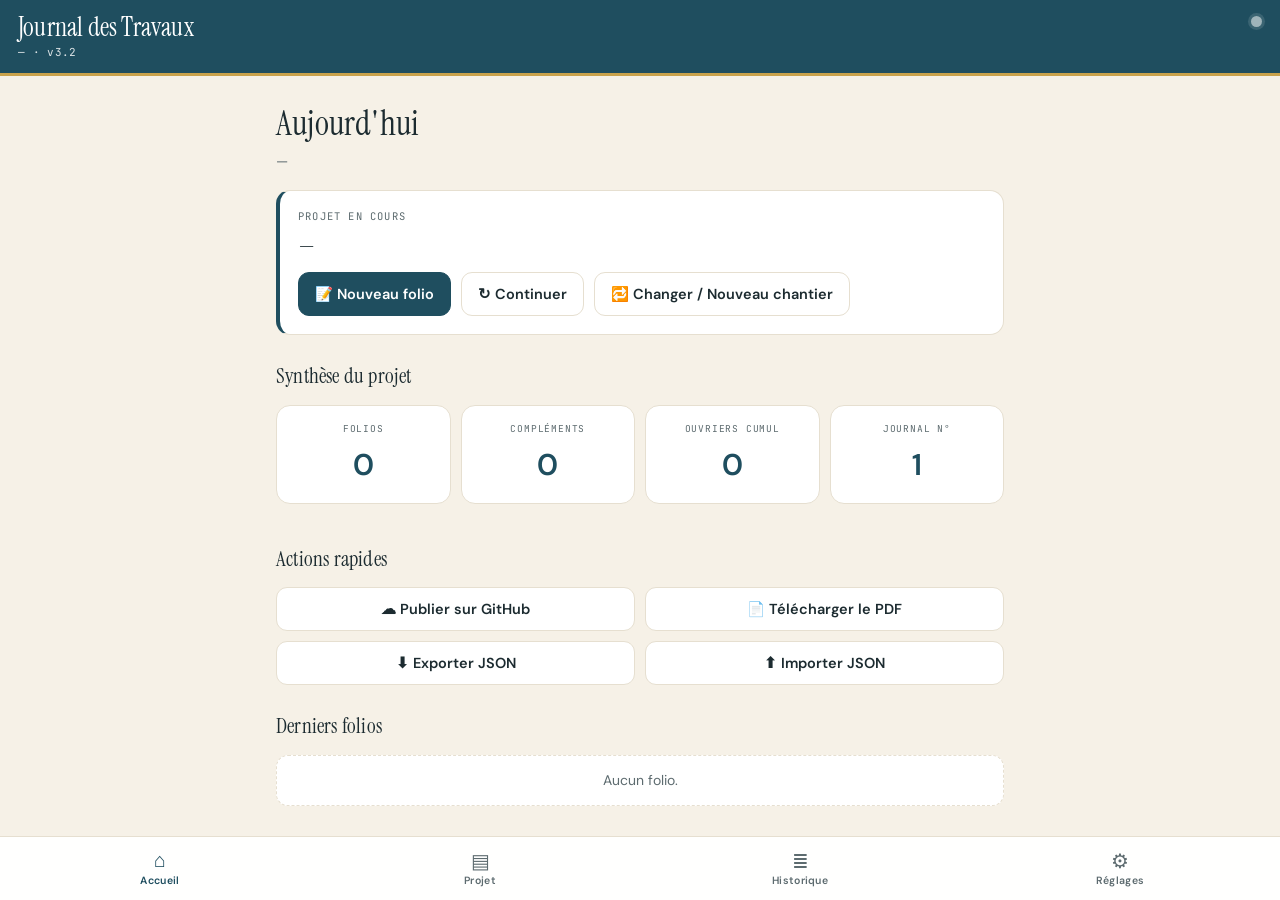
<file: index_v33_NOUVEAU.html>
<!DOCTYPE html>
<html lang="fr">
<head>
<meta charset="UTF-8">
<meta name="viewport" content="width=device-width, initial-scale=1, viewport-fit=cover">
<meta name="theme-color" content="#1F4E5F">
<title>Journal des Travaux — EEG</title>
<link rel="preconnect" href="https://fonts.googleapis.com">
<link rel="preconnect" href="https://fonts.gstatic.com" crossorigin>
<link href="https://fonts.googleapis.com/css2?family=Instrument+Serif:ital@0;1&family=DM+Sans:opsz,wght@9..40,400;9..40,500;9..40,600;9..40,700&family=JetBrains+Mono:wght@400;500;700&display=swap" rel="stylesheet">
<style>
  :root{
    --teal:#1F4E5F; --teal-d:#163a47; --gold:#C9A24B; --ink:#1c2b30; --ink-soft:#5d6b6f;
    --cream:#f6f1e7; --card:#ffffff; --line:#e6dfd0; --ok:#2f7d52; --warn:#b4452f; --amber:#e9d9b0; --amber-ink:#8a6d1f;
    --r:14px; --nav-h:64px;
  }
  *{box-sizing:border-box;-webkit-tap-highlight-color:transparent;}
  html,body{margin:0;padding:0;}
  body{
    font-family:"DM Sans",-apple-system,"Segoe UI",Roboto,sans-serif;
    background:var(--cream); color:var(--ink); line-height:1.5;
    padding-bottom:calc(var(--nav-h) + env(safe-area-inset-bottom));
  }
  h1,h2,h3,.serif{font-family:"Instrument Serif",Georgia,serif;font-weight:400;letter-spacing:.2px;}
  .mono{font-family:"JetBrains Mono",monospace;}

  /* HEADER */
  .app-header{background:var(--teal);color:#fff;padding:14px 18px 12px;border-bottom:3px solid var(--gold);position:sticky;top:0;z-index:30;}
  .app-header h1{font-size:26px;margin:0;line-height:1.05;}
  .header-sub{font-family:"JetBrains Mono",monospace;font-size:11px;opacity:.85;margin:3px 0 0;letter-spacing:.3px;}
  .sync-dot{position:absolute;top:16px;right:18px;width:11px;height:11px;border-radius:50%;background:#9fb4ba;box-shadow:0 0 0 3px rgba(255,255,255,.12);}
  .sync-dot.dirty{background:var(--gold);} .sync-dot.synced{background:#6fdc9a;} .sync-dot.error{background:#ff8a7a;}

  /* SCREENS */
  main{padding:20px 16px 28px;max-width:760px;margin:0 auto;}
  .screen{display:none;animation:fade .25s ease;}
  .screen.active{display:block;}
  @keyframes fade{from{opacity:0;transform:translateY(6px);}to{opacity:1;transform:none;}}
  .screen-title{font-size:34px;margin:2px 0 2px;}
  .screen-sub{color:var(--ink-soft);font-size:14px;margin:0 0 18px;}
  .section-title{font-size:21px;margin:26px 0 12px;}

  /* CARDS */
  .card{background:var(--card);border:1px solid var(--line);border-radius:var(--r);padding:18px;margin-bottom:14px;}
  .card-hero{border-left:4px solid var(--teal);}
  .card-label{font-family:"JetBrains Mono",monospace;font-size:10.5px;letter-spacing:1.2px;text-transform:uppercase;color:var(--ink-soft);margin:0 0 6px;}
  .card-hero h3{font-size:24px;margin:0 0 14px;line-height:1.15;}
  .card-actions{display:flex;gap:10px;flex-wrap:wrap;}

  .grid-stats{display:grid;grid-template-columns:repeat(4,1fr);gap:10px;}
  @media(max-width:560px){.grid-stats{grid-template-columns:repeat(2,1fr);}}
  .stat-card{text-align:center;padding:16px 8px;}
  .stat-label{font-family:"JetBrains Mono",monospace;font-size:9.5px;letter-spacing:.8px;text-transform:uppercase;color:var(--ink-soft);margin:0 0 6px;}
  .stat-value{font-size:30px;font-weight:600;color:var(--teal);margin:0;}

  .quick-actions{display:grid;grid-template-columns:repeat(2,1fr);gap:10px;}
  .quick-actions .btn{justify-content:center;}

  /* BUTTONS */
  .btn{appearance:none;border:1px solid var(--line);background:#fff;color:var(--ink);border-radius:11px;padding:12px 16px;font-size:14.5px;font-weight:600;font-family:inherit;display:inline-flex;align-items:center;gap:7px;cursor:pointer;transition:.15s;}
  .btn:active{transform:scale(.98);}
  .btn-primary{background:var(--teal);border-color:var(--teal);color:#fff;}
  .btn-ghost{background:transparent;}
  .btn-secondary{background:#fff;}
  .btn-danger{background:#fff;border-color:#e7b7ab;color:var(--warn);}
  .btn-compact{padding:9px 13px;font-size:13.5px;}
  .btn-block{width:100%;justify-content:center;}
  .btn:disabled{opacity:.5;cursor:not-allowed;}

  /* FORMS */
  details.fieldset{background:var(--card);border:1px solid var(--line);border-radius:var(--r);margin-bottom:12px;overflow:hidden;}
  details.fieldset>summary{padding:14px 16px;font-weight:600;cursor:pointer;list-style:none;display:flex;align-items:center;gap:9px;font-size:15px;}
  details.fieldset>summary::-webkit-details-marker{display:none;}
  details.fieldset>summary::after{content:"▾";margin-left:auto;color:var(--ink-soft);transition:.2s;}
  details.fieldset[open]>summary::after{transform:rotate(180deg);}
  details.fieldset>summary .num,.case-tag{display:inline-flex;align-items:center;justify-content:center;min-width:24px;height:24px;border-radius:7px;background:var(--teal);color:#fff;font-size:12px;font-weight:700;font-family:"JetBrains Mono",monospace;}
  .case-tag{background:var(--gold);}
  details.fieldset>*:not(summary){margin-left:16px;margin-right:16px;}
  details.fieldset>*:last-child{margin-bottom:16px;}
  .field{margin:12px 0;}
  .field label{display:block;font-size:12px;font-weight:600;color:var(--ink-soft);margin-bottom:5px;text-transform:uppercase;letter-spacing:.4px;}
  .field input,.field select,.field textarea{width:100%;border:1px solid var(--line);border-radius:10px;padding:11px 12px;font-size:15px;font-family:inherit;background:#fcfaf5;color:var(--ink);}
  .field textarea{resize:vertical;min-height:64px;}
  .field input:focus,.field select:focus,.field textarea:focus{outline:none;border-color:var(--teal);background:#fff;}
  .field-hint{font-size:12px;color:var(--ink-soft);margin-top:5px;}
  .grid-2{display:grid;grid-template-columns:1fr 1fr;gap:10px;}
  .grid-4{display:grid;grid-template-columns:repeat(4,1fr);gap:8px;}
  @media(max-width:560px){.grid-4{grid-template-columns:1fr 1fr;}}
  .subgroup-title{font-size:12px;font-weight:700;text-transform:uppercase;letter-spacing:.5px;color:var(--ink-soft);margin:16px 0 4px;}

  /* OUVRIERS */
  .ouv-row{display:grid;grid-template-columns:1fr 1.4fr 64px 34px;gap:7px;align-items:center;margin-bottom:8px;}
  .ouv-row input{width:100%;border:1px solid var(--line);border-radius:9px;padding:9px 10px;font-size:14px;background:#fcfaf5;font-family:inherit;}
  .ouv-row .row-del{border:none;background:#f3ece0;color:var(--warn);border-radius:9px;height:38px;font-size:18px;cursor:pointer;}
  .btn-add-row{width:100%;border:1px dashed var(--teal);background:#fff;color:var(--teal);border-radius:10px;padding:10px;font-weight:600;cursor:pointer;font-family:inherit;font-size:14px;}
  .ouv-total{text-align:right;font-size:14px;color:var(--ink-soft);margin-top:8px;}
  .ouv-total strong{color:var(--teal);font-size:18px;}

  /* FOLIO LIST */
  .folio-list{list-style:none;padding:0;margin:0;}
  .folio-item{display:flex;align-items:center;gap:12px;background:var(--card);border:1px solid var(--line);border-radius:12px;padding:13px 14px;margin-bottom:9px;cursor:pointer;transition:.15s;}
  .folio-item:active{background:#fbf8f1;}
  .folio-num{font-family:"JetBrains Mono",monospace;font-size:12px;font-weight:700;color:var(--ink-soft);background:#f1eadd;border:1px solid var(--line);padding:6px 8px;border-radius:8px;white-space:nowrap;}
  .folio-info{flex:1;min-width:0;}
  .folio-date{font-family:"JetBrains Mono",monospace;font-size:13px;font-weight:600;}
  .folio-summary{font-size:13px;color:var(--ink-soft);overflow:hidden;text-overflow:ellipsis;white-space:nowrap;}
  .badge{font-family:"JetBrains Mono",monospace;font-size:9.5px;font-weight:700;letter-spacing:.6px;text-transform:uppercase;padding:5px 9px;border-radius:20px;white-space:nowrap;}
  .badge.brouillon{background:var(--amber);color:var(--amber-ink);}
  .badge.signe{background:#cfe8d8;color:var(--ok);}
  .badge.compl{background:#dfeaf0;color:var(--teal);}
  .empty-state{color:var(--ink-soft);font-size:14px;padding:14px;text-align:center;background:var(--card);border:1px dashed var(--line);border-radius:12px;}

  .screen-header{display:flex;align-items:center;gap:10px;margin-bottom:12px;}
  .screen-header .screen-title{margin:0;}
  .folio-toolbar{display:flex;align-items:center;gap:10px;margin-bottom:14px;}
  .folio-toolbar h2{flex:1;font-size:24px;margin:0;}
  .btn-icon{width:42px;height:42px;border-radius:11px;border:1px solid var(--line);background:#fff;font-size:18px;cursor:pointer;}

  .sticky-actions{position:sticky;bottom:calc(var(--nav-h) + env(safe-area-inset-bottom) + 8px);display:flex;gap:10px;padding:10px 0 2px;background:linear-gradient(to top,var(--cream) 70%,transparent);z-index:10;}
  .sticky-actions .btn{flex:1;justify-content:center;}

  /* BOTTOM NAV */
  .bottom-nav{position:fixed;bottom:0;left:0;right:0;height:var(--nav-h);padding-bottom:env(safe-area-inset-bottom);background:rgba(255,255,255,.96);backdrop-filter:blur(8px);border-top:1px solid var(--line);display:flex;z-index:40;}
  .nav-btn{flex:1;border:none;background:none;display:flex;flex-direction:column;align-items:center;justify-content:center;gap:3px;cursor:pointer;color:var(--ink-soft);font-family:inherit;padding:0;}
  .nav-btn .nav-icon{font-size:20px;line-height:1;}
  .nav-btn .nav-label{font-size:10.5px;font-weight:600;letter-spacing:.3px;}
  .nav-btn.active{color:var(--teal);}
  .nav-btn.active .nav-icon{transform:translateY(-1px);}

  /* TOAST */
  #toast-container{position:fixed;left:0;right:0;bottom:calc(var(--nav-h) + env(safe-area-inset-bottom) + 16px);display:flex;flex-direction:column;align-items:center;gap:8px;z-index:60;pointer-events:none;}
  .toast{background:#11201f;color:#fff;padding:12px 18px;border-radius:11px;font-size:14px;font-weight:500;box-shadow:0 8px 24px rgba(0,0,0,.25);animation:toastin .25s ease;max-width:90%;}
  .toast.success{background:#1f5b3a;} .toast.error{background:#8f3322;}
  @keyframes toastin{from{opacity:0;transform:translateY(10px);}to{opacity:1;transform:none;}}

  /* MODAL */
  .modal-overlay{position:fixed;inset:0;background:rgba(20,30,32,.5);display:none;align-items:center;justify-content:center;z-index:70;padding:20px;}
  .modal-overlay.open{display:flex;}
  .modal{background:#fff;border-radius:18px;padding:22px;max-width:440px;width:100%;}
  .modal h3{font-size:22px;margin:0 0 12px;}
  .modal-actions{display:flex;gap:10px;justify-content:flex-end;margin-top:18px;}

  /* PRINT AREA */
  #print-area{display:none;}
  @media print{
    body>*:not(#print-area){display:none !important;}
    #print-area{display:block !important;}
    body{background:#fff;padding:0;}
  }
  /* print styles applied inline within print-area for portability */
</style>
</head>
<body>

<header class="app-header">
  <h1>Journal des Travaux</h1>
  <p class="header-sub" id="header-sub">— · v3.2</p>
  <span class="sync-dot" id="sync-dot" title="Statut"></span>
</header>

<main>
  <!-- ACCUEIL -->
  <section class="screen active" data-screen="accueil">
    <h2 class="screen-title">Aujourd'hui</h2>
    <p class="screen-sub" id="today-date">—</p>

    <div class="card card-hero">
      <p class="card-label">Projet en cours</p>
      <h3 id="hero-projet-nom">—</h3>
      <div class="card-actions">
        <button class="btn btn-primary" id="btn-new-folio">📝 Nouveau folio</button>
        <button class="btn btn-ghost" id="btn-continue-folio">↻ Continuer</button>
        <button class="btn btn-ghost" id="btn-switch-projet">🔁 Changer / Nouveau chantier</button>
      </div>
    </div>

    <h3 class="section-title">Synthèse du projet</h3>
    <div class="grid-stats">
      <div class="card stat-card"><p class="stat-label">Folios</p><p class="stat-value" id="st-folios">0</p></div>
      <div class="card stat-card"><p class="stat-label">Compléments</p><p class="stat-value" id="st-compl">0</p></div>
      <div class="card stat-card"><p class="stat-label">Ouvriers cumul</p><p class="stat-value" id="st-ouv">0</p></div>
      <div class="card stat-card"><p class="stat-label">Journal N°</p><p class="stat-value" id="st-journal">1</p></div>
    </div>

    <h3 class="section-title">Actions rapides</h3>
    <div class="quick-actions">
      <button class="btn btn-secondary" id="btn-publish">☁ Publier sur GitHub</button>
      <button class="btn btn-secondary" id="btn-pdf">📄 Télécharger le PDF</button>
      <button class="btn btn-secondary" id="btn-export">⬇ Exporter JSON</button>
      <button class="btn btn-secondary" id="btn-import">⬆ Importer JSON</button>
    </div>

    <h3 class="section-title">Derniers folios</h3>
    <ul class="folio-list" id="recent-folios"><li class="empty-state">Aucun folio.</li></ul>
  </section>

  <!-- PROJETS (multi-chantiers) -->
  <section class="screen" data-screen="projets">
    <h2 class="screen-title">Chantiers</h2>
    <p class="screen-sub">Bascule entre tes chantiers, crée-en un nouveau, gère les existants. Chaque chantier a ses folios et son N° de Journal isolés.</p>

    <h3 class="section-title">Liste</h3>
    <ul class="folio-list" id="projets-list"><li class="empty-state">Aucun chantier.</li></ul>

    <h3 class="section-title">Nouveau chantier</h3>
    <div class="card">
      <div class="field"><label>Nom du chantier</label>
        <input id="new-projet-nom" type="text" placeholder="Ex : Bureau Bruxelles SA"></div>
      <div class="field"><label>ID court <span style="opacity:.6">(optionnel — généré sinon)</span></label>
        <input id="new-projet-id" type="text" placeholder="ex : bureau-bxl"></div>
      <button class="btn btn-primary" id="btn-create-projet">✨ Créer ce chantier</button>
    </div>

    <div style="margin-top:18px;">
      <button class="btn btn-ghost" id="btn-projets-back">← Retour à l'Accueil</button>
    </div>
  </section>

  <!-- PROJET -->
  <section class="screen" data-screen="projet">
    <h2 class="screen-title">Projet</h2>
    <p class="screen-sub">Page de garde & contrat — à remplir une fois.</p>
    <form id="form-projet" autocomplete="off">
      <details class="fieldset" open>
        <summary><span class="num">①</span> Identité</summary>
        <div class="field"><label>Nom du projet</label><input name="nom" type="text"></div>
        <div class="field"><label>Description des travaux</label><textarea name="description" rows="3"></textarea></div>
        <div class="grid-2">
          <div class="field"><label>ProjetID</label><input name="projet_id" type="text" placeholder="PRJ-CHIREC-CAVELL"></div>
          <div class="field"><label>Statut</label>
            <select name="statut"><option>Actif</option><option>Clôturé</option><option>Archivé</option></select></div>
        </div>
      </details>
      <details class="fieldset">
        <summary><span class="num">②</span> Marché</summary>
        <div class="field"><label>Pouvoir adjudicateur</label><input name="pouvoir_adjudicateur" type="text"></div>
        <div class="field"><label>N° du dossier</label><input name="no_dossier" type="text"></div>
        <div class="field"><label>Cahier des charges N°</label><input name="csc_no" type="text"></div>
        <div class="field"><label>Référence CSC</label><input name="csc_ref" type="text"></div>
        <div class="field"><label>Journal N°</label><input name="journal_no" type="number" min="1"></div>
      </details>
      <details class="fieldset">
        <summary><span class="num">③</span> Entrepreneur</summary>
        <div class="field"><label>Entrepreneur — nom</label><input name="ent_nom" type="text"></div>
        <div class="field"><label>Adresse</label><input name="ent_adresse" type="text"></div>
        <div class="grid-2">
          <div class="field"><label>Téléphone</label><input name="ent_tel" type="tel"></div>
          <div class="field"><label>N° TVA / entreprise</label><input name="ent_tva" type="text"></div>
        </div>
        <div class="field"><label>Agréation</label><input name="ent_agreation" type="text"></div>
        <p class="screen-sub" style="margin-top:14px;">Cachet (sur les pages PDF) :</p>
        <div class="grid-2">
          <div class="field"><label>Cachet — texte central</label><input name="ent_cachet_label" type="text" placeholder="Ex : EEG"></div>
          <div class="field"><label>Cachet — ville</label><input name="ent_ville" type="text" placeholder="Ex : Namur"></div>
        </div>
        <div class="field"><label>Cachet — email</label><input name="ent_mail" type="email" placeholder="Ex : naninne@eeg.be"></div>
      </details>
      <details class="fieldset">
        <summary><span class="num">④</span> Dates & notes</summary>
        <div class="grid-2">
          <div class="field"><label>Début chantier</label><input name="date_debut" type="date"></div>
          <div class="field"><label>Fin prévue</label><input name="date_fin" type="date"></div>
        </div>
        <div class="field"><label>Notes</label><textarea name="notes" rows="3"></textarea></div>
      </details>
      <div class="sticky-actions">
        <button type="button" class="btn btn-primary" id="save-projet">Sauvegarder le projet</button>
      </div>
    </form>
  </section>

  <!-- FOLIO EDITOR -->
  <section class="screen" data-screen="folio">
    <div class="folio-toolbar">
      <button class="btn-icon" id="folio-back" title="Retour">←</button>
      <h2 id="folio-title">Folio</h2>
      <button class="btn-icon" id="folio-delete" title="Supprimer">🗑</button>
    </div>
    <form id="form-folio" autocomplete="off">
      <details class="fieldset" open>
        <summary><span class="num">①</span> Informations générales</summary>
        <div class="grid-2">
          <div class="field"><label>Folio N°</label><input name="folio_no" type="number" min="1" max="30" required></div>
          <div class="field"><label>Date</label><input name="date" type="date" required></div>
        </div>
        <div class="grid-2">
          <div class="field"><label>Heure début</label><input name="heures_debut" type="time" value="06:30"></div>
          <div class="field"><label>Heure fin</label><input name="heures_fin" type="time" value="15:00"></div>
        </div>
        <div class="field"><label>État atmosphérique</label>
          <select name="etat_atmospherique"><option value="">—</option><option>Ciel dégagé</option><option>Ensoleillé</option><option>Beau</option><option>Nuageux</option><option>Couvert</option><option>Pluie légère</option><option>Pluie forte</option><option>Neige</option><option>Gel</option><option>Brouillard</option><option>Vent fort</option><option>Orage</option><option>Variable</option></select>
        </div>
        <div class="grid-2">
          <div class="field"><label>Temp. 8h (°C)</label><input name="temp_8h" type="number" step="0.1"></div>
          <div class="field"><label>Temp. 16h (°C)</label><input name="temp_16h" type="number" step="0.1"></div>
        </div>
        <button type="button" class="btn btn-ghost btn-compact" id="btn-meteo">🌤 Récupérer la météo</button>
      </details>

      <details class="fieldset case-fieldset" open>
        <summary><span class="case-tag">A</span> Ouvriers</summary>
        <div id="ouvriers-rows"></div>
        <button type="button" class="btn-add-row" id="add-ouvrier">+ Ajouter une ligne</button>
        <p class="ouv-total">Total : <strong id="ouv-total">0</strong></p>
      </details>

      <details class="fieldset case-fieldset"><summary><span class="case-tag">B</span> Travaux exécutés</summary><div class="field"><textarea name="case_B" rows="4"></textarea></div></details>
      <details class="fieldset case-fieldset"><summary><span class="case-tag">C</span> Matériel en service</summary><div class="field"><textarea name="case_C" rows="3"></textarea></div></details>
      <details class="fieldset case-fieldset"><summary><span class="case-tag">D</span> Matériel hors service</summary><div class="field"><textarea name="case_D" rows="3"></textarea></div></details>
      <details class="fieldset case-fieldset"><summary><span class="case-tag">E</span> Matériaux entrés</summary><div class="field"><textarea name="case_E" rows="3"></textarea></div></details>
      <details class="fieldset case-fieldset"><summary><span class="case-tag">F</span> Essais sur chantier</summary><div class="field"><textarea name="case_F" rows="3"></textarea></div></details>
      <details class="fieldset case-fieldset"><summary><span class="case-tag">G</span> Échantillons expédiés</summary><div class="field"><textarea name="case_G" rows="3"></textarea></div></details>
      <details class="fieldset case-fieldset"><summary><span class="case-tag">H</span> Événements imprévus</summary><div class="field"><textarea name="case_H" rows="4"></textarea></div></details>
      <details class="fieldset case-fieldset"><summary><span class="case-tag">J</span> Décisions prises</summary><div class="field"><textarea name="case_J" rows="4"></textarea></div></details>
      <details class="fieldset case-fieldset"><summary><span class="case-tag">K</span> Visites & divers</summary><div class="field"><textarea name="case_K" rows="3"></textarea></div></details>

      <details class="fieldset">
        <summary><span class="num">②</span> Statut & signatures</summary>
        <div class="field"><label>Statut</label>
          <select name="statut"><option>brouillon</option><option>À signer</option><option>Signé</option><option>Validé</option><option>Archivé</option></select></div>
        <div class="grid-2">
          <div class="field"><label>Signé préposé</label><select name="signature_prepose"><option value="">Non</option><option value="Signé">Oui</option></select></div>
          <div class="field"><label>Signé entrepreneur</label><select name="signature_entrepreneur"><option value="">Non</option><option value="Signé">Oui</option></select></div>
        </div>
      </details>

      <div class="sticky-actions">
        <button type="button" class="btn btn-ghost" id="save-folio-draft">Brouillon</button>
        <button type="button" class="btn btn-primary" id="save-folio">Sauvegarder</button>
      </div>
    </form>
  </section>

  <!-- HISTORIQUE -->
  <section class="screen" data-screen="historique">
    <div class="screen-header"><h2 class="screen-title">Historique</h2>
      <button class="btn btn-primary btn-compact" id="hist-new" style="margin-left:auto">+ Folio</button></div>
    <ul class="folio-list" id="all-folios"><li class="empty-state">Aucun folio.</li></ul>

    <div class="screen-header" style="margin-top:24px;">
      <h3 class="section-title" style="margin:0;flex:1;">Compléments</h3>
      <button class="btn btn-ghost btn-compact" id="hist-new-compl">+ Complément</button>
    </div>
    <p class="screen-sub">Pour les cases qui débordent (N° 31 à 40).</p>
    <ul class="folio-list" id="all-complements"><li class="empty-state">Aucun complément.</li></ul>
  </section>

  <!-- COMPLEMENT EDITOR -->
  <section class="screen" data-screen="complement">
    <div class="folio-toolbar">
      <button class="btn-icon" id="compl-back" title="Retour">←</button>
      <h2 id="compl-title">Complément</h2>
      <button class="btn-icon" id="compl-delete" title="Supprimer">🗑</button>
    </div>
    <form id="form-complement" autocomplete="off">
      <details class="fieldset" open>
        <summary><span class="num">①</span> Références</summary>
        <div class="grid-2">
          <div class="field"><label>N° complément (31-40)</label><input name="folio_compl_no" type="number" min="31" max="40" required></div>
          <div class="field"><label>Folio principal réf.</label><input name="folio_no_ref" type="number" min="1" max="30" required></div>
        </div>
        <div class="grid-2">
          <div class="field"><label>Date folio principal</label><input name="date_ref" type="date"></div>
          <div class="field"><label>Case continuée</label>
            <select name="case"><option>A</option><option>B</option><option>C</option><option>D</option><option>E</option><option>F</option><option>G</option><option>H</option><option>J</option><option>K</option></select></div>
        </div>
      </details>
      <details class="fieldset" open>
        <summary><span class="num">②</span> Texte</summary>
        <div class="field"><textarea name="texte" rows="10"></textarea></div>
      </details>
      <div class="sticky-actions">
        <button type="button" class="btn btn-primary" id="save-complement">Sauvegarder</button>
      </div>
    </form>
  </section>

  <!-- REGLAGES -->
  <section class="screen" data-screen="reglages">
    <h2 class="screen-title">Réglages</h2>

    <details class="fieldset" open>
      <summary>📍 Localisation météo</summary>
      <div class="grid-2">
        <div class="field"><label>Latitude</label><input id="r-lat" type="number" step="0.0001"></div>
        <div class="field"><label>Longitude</label><input id="r-lon" type="number" step="0.0001"></div>
      </div>
      <div class="field"><label>Météo auto à la création d'un folio</label>
        <select id="r-meteo-auto"><option value="oui">Oui</option><option value="non">Non</option></select></div>
    </details>

    <details class="fieldset" open>
      <summary>☁ GitHub (publication + PDF)</summary>
      <p class="screen-sub">Token créé sur github.com/settings/tokens (scope <b>repo</b>). Stocké uniquement sur cet appareil.</p>
      <div class="field"><label>Owner</label><input id="r-owner" type="text" placeholder="ramizxhixha-a11y"></div>
      <div class="field"><label>Repo</label><input id="r-repo" type="text" placeholder="journal-travaux-"></div>
      <div class="field"><label>Branche</label><input id="r-branch" type="text" placeholder="main"></div>
      <div class="field"><label>Personal Access Token</label><input id="r-token" type="password" placeholder="ghp_…"></div>
      <button class="btn btn-ghost btn-compact" id="btn-test-github" style="margin-top:4px;">🔍 Tester la connexion</button>
    </details>

    <details class="fieldset" open>
      <summary>📓 Journaux (1 journal = ~31 jours)</summary>
      <p class="screen-sub">Au 1er jour ouvrable de chaque nouveau mois, un nouveau N° s'ouvre automatiquement.
      L'ancien est clôturé et reste téléchargeable comme PDF séparé.</p>
      <ul class="folio-list" id="journals-list" style="margin-top:8px;"><li class="empty-state">—</li></ul>
    </details>

    <details class="fieldset">
      <summary>💾 Sauvegarde & import</summary>
      <button class="btn btn-secondary btn-block" id="r-export" style="margin-bottom:8px;">⬇ Exporter tout (JSON)</button>
      <button class="btn btn-secondary btn-block" id="r-import">⬆ Importer un JSON</button>
    </details>

    <details class="fieldset">
      <summary>⚠ Zone dangereuse</summary>
      <button class="btn btn-danger btn-block" id="r-reset">Tout effacer (local)</button>
    </details>

    <details class="fieldset">
      <summary>ℹ À propos</summary>
      <p style="font-size:14px;">Journal des Travaux v3.2 — modèle Embuild 9545 F.</p>
      <p class="screen-sub">100 % local (IndexedDB) + publication GitHub explicite. Fonctionne hors-ligne.</p>
    </details>

    <div class="sticky-actions">
      <button type="button" class="btn btn-primary" id="save-reglages">💾 Enregistrer les réglages</button>
    </div>
  </section>
</main>

<nav class="bottom-nav">
  <button class="nav-btn active" data-nav="accueil"><span class="nav-icon">⌂</span><span class="nav-label">Accueil</span></button>
  <button class="nav-btn" data-nav="projet"><span class="nav-icon">▤</span><span class="nav-label">Projet</span></button>
  <button class="nav-btn" data-nav="historique"><span class="nav-icon">≣</span><span class="nav-label">Historique</span></button>
  <button class="nav-btn" data-nav="reglages"><span class="nav-icon">⚙</span><span class="nav-label">Réglages</span></button>
</nav>

<div id="toast-container"></div>
<div class="modal-overlay" id="modal"><div class="modal" id="modal-box"></div></div>
<div id="print-area"></div>
<input type="file" id="import-file" accept=".json,application/json" hidden>

<script>
(() => {
'use strict';

/* ═══════════ CONSTANTES & ÉTAT ═══════════ */
const APP_VERSION='3.2';
const DB_NAME='journal-travaux-db';
const DB_VERSION=4;
const STORES={
  projet:'projet', folios:'folios', complements:'complements', config:'config',
  rep_ouvriers:'repertoire_ouvriers', rep_materiel:'repertoire_materiel',
  rep_materiaux:'repertoire_materiaux', rep_visiteurs:'repertoire_visiteurs'
};
const LEGACY_DB_NAMES=['journal-travaux-db','journal_travaux','journal-travaux'];

const DEFAULT_CONFIG={
  projet_id:'main', meteo_lat:50.7949, meteo_lon:4.3520, meteo_auto:'oui',
  gh_owner:'', gh_repo:'', gh_branch:'main', gh_token:''
};

let db=null;
let state={ config:{...DEFAULT_CONFIG},
            projet:null, projets:[],                          /* projet = courant ; projets = TOUS */
            folios:[], complements:[],
            curFolioId:null, curComplId:null, screen:'accueil' };

/* ═══════════ INDEXEDDB ═══════════ */
function openDB(name=DB_NAME, version=DB_VERSION){
  return new Promise((res,rej)=>{
    const r=indexedDB.open(name,version);
    r.onerror=()=>rej(r.error);
    r.onsuccess=()=>res(r.result);
    r.onupgradeneeded=e=>{
      const d=e.target.result;
      Object.values(STORES).forEach(s=>{ if(!d.objectStoreNames.contains(s)) d.createObjectStore(s,{keyPath:'id'}); });
    };
  });
}
function tx(store,mode='readonly'){ return db.transaction(store,mode).objectStore(store); }
function dbGet(store,key){ return new Promise((res,rej)=>{const r=tx(store).get(key);r.onsuccess=()=>res(r.result);r.onerror=()=>rej(r.error);}); }
function dbAll(store){ return new Promise((res,rej)=>{const r=tx(store).getAll();r.onsuccess=()=>res(r.result||[]);r.onerror=()=>rej(r.error);}); }
function dbPut(store,val){ return new Promise((res,rej)=>{const r=tx(store,'readwrite').put(val);r.onsuccess=()=>res(r.result);r.onerror=()=>rej(r.error);}); }
function dbDel(store,key){ return new Promise((res,rej)=>{const r=tx(store,'readwrite').delete(key);r.onsuccess=()=>res();r.onerror=()=>rej(r.error);}); }
function dbClear(store){ return new Promise((res,rej)=>{const r=tx(store,'readwrite').clear();r.onsuccess=()=>res();r.onerror=()=>rej(r.error);}); }

/* ═══════════ HELPERS ═══════════ */
const $=s=>document.querySelector(s);
const $$=s=>Array.from(document.querySelectorAll(s));
const pad=(n,l=4)=>String(n||0).padStart(l,'0');
const uid=()=>'f'+Date.now().toString(36)+Math.random().toString(36).slice(2,7);
function todayISO(){const d=new Date();return `${d.getFullYear()}-${String(d.getMonth()+1).padStart(2,'0')}-${String(d.getDate()).padStart(2,'0')}`;}
function fmtDate(iso){ if(!iso) return '—'; const p=String(iso).split('-'); return p.length===3?`${p[2].slice(0,2)}/${p[1]}/${p[0]}`:iso; }
function esc(s){ return String(s==null?'':s).replace(/[&<>"]/g,c=>({'&':'&amp;','<':'&lt;','>':'&gt;','"':'&quot;'}[c])); }

function toast(msg,type=''){
  const t=document.createElement('div');
  t.className='toast '+type; t.textContent=msg;
  $('#toast-container').appendChild(t);
  setTimeout(()=>t.remove(),3000);
}
function syncDot(s){ const d=$('#sync-dot'); d.className='sync-dot '+s; }

function formRead(form){
  const o={};
  form.querySelectorAll('input,select,textarea').forEach(el=>{
    if(!el.name) return;
    let v=el.value;
    if(el.type==='number') v=v===''?null:Number(v);
    o[el.name]=v;
  });
  return o;
}
function formFill(form,obj){
  obj=obj||{};
  form.querySelectorAll('input,select,textarea').forEach(el=>{
    if(!el.name) return;
    el.value=(obj[el.name]===undefined||obj[el.name]===null)?'':obj[el.name];
  });
}

/* ═══════════ NORMALISATION (ancien format → nouveau) ═══════════ */
const FOLIO_MAP={ h_debut:'heures_debut', h_fin:'heures_fin', meteo:'etat_atmospherique',
  t_8h:'temp_8h', t_16h:'temp_16h', b_travaux:'case_B', c_materiel:'case_C', d_hs:'case_D',
  e_materiaux:'case_E', f_essais:'case_F', g_echant:'case_G', h_imprevus:'case_H',
  j_decisions:'case_J', k_visites:'case_K', signe_prep:'signature_prepose', signe_ent:'signature_entrepreneur' };

function normFolio(f){
  const o={...f};
  for(const [oldK,newK] of Object.entries(FOLIO_MAP)){
    if(o[oldK]!==undefined && (o[newK]===undefined||o[newK]==='' )){
      let v=o[oldK];
      if((oldK==='signe_prep'||oldK==='signe_ent')) v=(v==='Oui')?'Signé':'';
      o[newK]=v;
    }
    delete o[oldK];
  }
  if(o.id===undefined||o.id===null||o.id==='') o.id=uid();
  o.id=String(o.id);
  if(!o.ouvriers) o.ouvriers=[];
  o.ouvriers_total=(o.ouvriers||[]).reduce((a,x)=>a+(Number(x.nombre)||0),0);
  if(!o.statut) o.statut='brouillon';
  o.projet_id=o.projet_id||state.config.projet_id||'main';
  if(!o.journal_no) o.journal_no=1;                         /* défaut : Journal N°1 */
  /* Bloc 4.4 — métadonnées (défauts seulement, n'écrase pas l'existant) */
  if(!Array.isArray(o.photos)) o.photos=[];
  if(o.auteur===undefined) o.auteur='';
  if(!o.created_at) o.created_at=new Date().toISOString();
  if(!o.updated_at) o.updated_at=o.created_at;
  return o;
}
function normCompl(c){
  const o={...c};
  if(o.id===undefined||o.id===null||o.id==='') o.id=uid();
  o.id=String(o.id);
  if(!o.texte && o.sections){ o.texte=Object.values(o.sections).join('\n'); }
  o.projet_id=o.projet_id||state.config.projet_id||'main';
  if(!o.created_at) o.created_at=new Date().toISOString();
  if(!o.updated_at) o.updated_at=o.created_at;
  return o;
}

/* ═══════════ JOURNAL (auto-rotation mensuelle) ═══════════ */
/* Règle métier : 1 journal = max ~31 jours. Au 1er jour ouvrable de chaque  */
/* nouveau mois, le N° passe à N+1 ; le précédent reste consultable et       */
/* téléchargeable comme PDF séparé.                                          */
function isBusinessDay(d){ const w=d.getDay(); return w>=1 && w<=5; }       /* lun-ven */
function currentJournalNo(){ return (state.projet && state.projet.journal_no) || 1; }
function lastFolioDateInJournal(no){
  const inJ=myFolios().filter(f=>(f.journal_no||1)===no);
  if(!inJ.length) return null;
  return inJ.reduce((a,b)=>(a&&a>b.date?a:b.date), inJ[0].date);
}
async function maybeRolloverJournal(){
  if(!state.projet) return;
  const curNo=currentJournalNo();
  const lastDate=lastFolioDateInJournal(curNo);
  if(!lastDate) return;                                      /* journal vide → pas de rotation */
  const today=new Date(); const last=new Date(lastDate);
  const sameMonth=today.getFullYear()===last.getFullYear() && today.getMonth()===last.getMonth();
  if(sameMonth) return;
  if(!isBusinessDay(today)) return;                          /* attendre le 1er jour ouvrable */
  state.projet.journal_no=curNo+1;
  state.projet.updated_at=new Date().toISOString();
  await saveProjet(state.projet);
  toast(`Nouveau mois — Journal N°${curNo} clôturé, Journal N°${curNo+1} ouvert ✓`,'success');
}
function listJournals(){
  /* Regroupe folios du projet COURANT par journal_no + force la présence du journal en cours. */
  const cur=currentJournalNo();
  const by={};
  myFolios().forEach(f=>{
    const j=f.journal_no||1;
    if(!by[j]) by[j]={no:j,dates:[],count:0};
    by[j].dates.push(f.date); by[j].count++;
  });
  if(!by[cur]) by[cur]={no:cur,dates:[],count:0};
  return Object.values(by).sort((a,b)=>a.no-b.no).map(j=>{
    const ds=j.dates.slice().sort();
    return { no:j.no, count:j.count,
      first:ds[0]||'', last:ds[ds.length-1]||'',
      status: j.no===cur?'Ouvert':'Clôturé' };
  });
}

/* ═══════════ LOAD STATE ═══════════ */
async function loadState(){
  const cfg=await dbGet(STORES.config,'config');
  state.config={...DEFAULT_CONFIG, ...(cfg?cfg.value:{})};
  /* Multi-projet : on charge TOUS les projets, puis on définit l'actif via config.projet_id */
  const projRecs=await dbAll(STORES.projet);
  state.projets=projRecs.map(r=>r.value!==undefined?r.value:r).filter(Boolean);
  /* Migration : assurer un id sur chaque projet */
  state.projets.forEach(p=>{ if(!p.id) p.id=p.projet_id||'main'; });
  /* Si aucun projet en base, on en crée un vide id='main' */
  if(state.projets.length===0){
    const empty={id:'main', nom:'Projet par défaut', projet_id:'main', journal_no:1,
                 entrepreneur:{}, created_at:new Date().toISOString(), updated_at:new Date().toISOString()};
    state.projets.push(empty);
    await dbPut(STORES.projet,{id:empty.id,value:empty});
  }
  /* Détermine le projet actif */
  const wanted=state.config.projet_id||'main';
  state.projet=state.projets.find(p=>p.id===wanted) || state.projets[0];
  state.config.projet_id=state.projet.id;
  const folios=await dbAll(STORES.folios);
  state.folios=folios.map(x=>normFolio(x.value!==undefined?x.value:x)).sort((a,b)=>(a.folio_no||0)-(b.folio_no||0));
  const compls=await dbAll(STORES.complements);
  state.complements=compls.map(x=>normCompl(x.value!==undefined?x.value:x)).sort((a,b)=>(a.folio_compl_no||0)-(b.folio_compl_no||0));
}

async function saveConfig(){ await dbPut(STORES.config,{id:'config',value:state.config}); }
async function saveProjet(p){
  /* Multi-projet : la clé est p.id (plus d'id='main' hardcodé) */
  if(!p.id) p.id=p.projet_id||'main';
  p.updated_at=new Date().toISOString();
  if(!p.created_at) p.created_at=p.updated_at;
  state.projet=p;
  const idx=state.projets.findIndex(x=>x.id===p.id);
  if(idx>=0) state.projets[idx]=p; else state.projets.push(p);
  await dbPut(STORES.projet,{id:p.id,value:p});
}
async function putFolio(f){ f.updated_at=new Date().toISOString(); await dbPut(STORES.folios,{id:f.id,value:f}); }
async function putCompl(c){ c.updated_at=new Date().toISOString(); await dbPut(STORES.complements,{id:c.id,value:c}); }

/* ═══════════ MULTI-PROJET (helpers) ═══════════ */
function currentProjetId(){ return state.config.projet_id||'main'; }
function getProjetById(id){ return state.projets.find(p=>p.id===id) || null; }
function myFolios(){ const pid=currentProjetId(); return state.folios.filter(f=>(f.projet_id||'main')===pid); }
function myCompls(){ const pid=currentProjetId(); return state.complements.filter(c=>(c.projet_id||'main')===pid); }
function slugifyId(s){
  return String(s||'').toLowerCase().normalize('NFD').replace(/[\u0300-\u036f]/g,'')
    .replace(/[^a-z0-9]+/g,'-').replace(/^-+|-+$/g,'').slice(0,40) || ('projet-'+Date.now().toString(36));
}
async function switchProjet(id){
  const p=getProjetById(id); if(!p) return;
  state.config.projet_id=id; state.projet=p;
  await saveConfig();
  renderAccueil();
  toast(`Chantier actif : ${p.nom||id} ✓`,'success');
}
async function createProjet(nom, idSlug){
  const id=(idSlug && slugifyId(idSlug)) || slugifyId(nom);
  if(!id){ toast('Nom de chantier invalide','error'); return false; }
  if(getProjetById(id)){ toast(`ID « ${id} » déjà utilisé`,'error'); return false; }
  const now=new Date().toISOString();
  const p={ id, nom:nom||id, projet_id:id, journal_no:1, statut:'Actif',
            entrepreneur:{}, created_at:now, updated_at:now };
  state.projets.push(p);
  await dbPut(STORES.projet,{id:p.id,value:p});
  await switchProjet(id);
  return true;
}
async function deleteProjet(id){
  if(state.projets.length<=1){ toast('Impossible : il faut au moins 1 chantier','error'); return false; }
  const p=getProjetById(id); if(!p) return false;
  /* Cascade : supprimer aussi les folios et compléments rattachés à ce projet */
  const folToDel=state.folios.filter(f=>(f.projet_id||'main')===id);
  const cplToDel=state.complements.filter(c=>(c.projet_id||'main')===id);
  for(const f of folToDel) await dbDel(STORES.folios,f.id);
  for(const c of cplToDel) await dbDel(STORES.complements,c.id);
  state.folios=state.folios.filter(f=>(f.projet_id||'main')!==id);
  state.complements=state.complements.filter(c=>(c.projet_id||'main')!==id);
  await dbDel(STORES.projet,id);
  state.projets=state.projets.filter(x=>x.id!==id);
  /* Bascule sur un autre projet */
  const fallback=state.projets[0];
  state.config.projet_id=fallback.id; state.projet=fallback;
  await saveConfig();
  toast(`Chantier « ${p.nom||id} » supprimé (${folToDel.length} folio(s), ${cplToDel.length} compl.)`,'success');
  return true;
}
async function renameProjet(id, newNom){
  const p=getProjetById(id); if(!p || !newNom) return false;
  p.nom=newNom; p.updated_at=new Date().toISOString();
  await dbPut(STORES.projet,{id:p.id,value:p});
  if(state.projet && state.projet.id===id) state.projet=p;
  toast(`Renommé : ${newNom} ✓`,'success');
  return true;
}

/* ═══════════ NAVIGATION ═══════════ */
function show(name){
  state.screen=name;
  $$('.screen').forEach(s=>s.classList.toggle('active',s.dataset.screen===name));
  $$('.nav-btn').forEach(b=>b.classList.toggle('active',b.dataset.nav===name));
  if(name==='accueil') renderAccueil();
  if(name==='projet') renderProjet();
  if(name==='projets') renderProjetsScreen();                /* multi-projet : écran de bascule */
  if(name==='historique') renderHistorique();
  if(name==='reglages') renderReglages();
  window.scrollTo(0,0);
}
$$('.nav-btn').forEach(b=>b.addEventListener('click',()=>show(b.dataset.nav)));

/* ═══════════ RENDER ACCUEIL ═══════════ */
function projetNom(){ return (state.projet && (state.projet.nom||state.projet.projet_id)) || 'Aucun projet'; }
function lastFolioNo(){ const f=myFolios(); return f.length? Math.max(...f.map(x=>x.folio_no||0)) : 0; }

function renderAccueil(){
  $('#today-date').textContent=new Date().toLocaleDateString('fr-BE',{weekday:'long',day:'numeric',month:'long',year:'numeric'});
  $('#header-sub').textContent=`${projetNom()} · v${APP_VERSION}`;
  $('#hero-projet-nom').textContent=projetNom();
  const last=lastFolioNo();
  $('#btn-continue-folio').style.display=last?'inline-flex':'none';
  $('#btn-continue-folio').textContent=`↻ Continuer folio ${pad(last)}`;

  /* Toutes les stats filtrées par projet courant (multi-projet) */
  const mf=myFolios(); const mc=myCompls();
  $('#st-folios').textContent=mf.length;
  $('#st-compl').textContent=mc.length;
  $('#st-ouv').textContent=mf.reduce((a,f)=>a+(f.ouvriers_total||0),0);
  $('#st-journal').textContent=(state.projet&&state.projet.journal_no)||1;

  const recent=mf.slice().reverse().slice(0,5);
  renderFolioList($('#recent-folios'),recent);
}

function folioItemHTML(f){
  const st=(f.statut||'brouillon').toLowerCase();
  const cls=/sign|valid/.test(st)?'signe':'brouillon';
  const sum=esc((f.case_B||'').replace(/\n/g,' ').slice(0,52))||'<span style="opacity:.5">— vide —</span>';
  return `<li class="folio-item" data-id="${esc(f.id)}">
    <span class="folio-num">N° ${pad(f.folio_no)}</span>
    <div class="folio-info"><div class="folio-date">${fmtDate(f.date)}</div><div class="folio-summary">${sum}</div></div>
    <span class="badge ${cls}">${esc(f.statut||'brouillon')}</span></li>`;
}
function renderFolioList(ul,arr){
  if(!arr.length){ ul.innerHTML='<li class="empty-state">Aucun folio.</li>'; return; }
  ul.innerHTML=arr.map(folioItemHTML).join('');
  ul.querySelectorAll('.folio-item').forEach(li=>li.addEventListener('click',()=>openFolio(li.dataset.id)));
}

/* ═══════════ RENDER PROJET ═══════════ */
function projetToForm(p){
  p=p||{};
  const ent=p.entrepreneur||{};
  return {
    nom:p.nom||'', description:p.description||'', projet_id:p.projet_id||'', statut:p.statut||'Actif',
    pouvoir_adjudicateur:p.pouvoir_adjudicateur||'', no_dossier:p.no_dossier||'', csc_no:p.csc_no||'',
    csc_ref:p.csc_ref||'', journal_no:p.journal_no||1,
    ent_nom:ent.nom||p.entrepreneur_nom||'', ent_adresse:ent.adresse||p.adresse||'',
    ent_tel:ent.tel||p.telephone||'', ent_tva:ent.tva||p.no_entreprise||'', ent_agreation:ent.agreation||p.agreation||'',
    ent_cachet_label:ent.cachet_label||'', ent_ville:ent.ville||'', ent_mail:ent.mail||'',
    date_debut:p.date_debut||'', date_fin:p.date_fin||'', notes:p.notes||''
  };
}
function renderProjet(){ formFill($('#form-projet'), projetToForm(state.projet)); }

/* ═══════════ RENDER PROJETS (écran de bascule multi-chantier) ═══════════ */
function renderProjetsScreen(){
  const ul=$('#projets-list');
  const cur=currentProjetId();
  if(!state.projets.length){ ul.innerHTML='<li class="empty-state">Aucun chantier.</li>'; return; }
  ul.innerHTML=state.projets.map(p=>{
    const isCur=p.id===cur;
    const fCount=state.folios.filter(f=>(f.projet_id||'main')===p.id).length;
    const cCount=state.complements.filter(c=>(c.projet_id||'main')===p.id).length;
    return `<li class="folio-item" data-id="${esc(p.id)}">
      <span class="folio-num" style="min-width:auto;padding:4px 8px;font-size:11px;">${esc(p.id)}</span>
      <div class="folio-info">
        <div class="folio-date">${esc(p.nom||p.id)}</div>
        <div class="folio-summary">${fCount} folio(s) · ${cCount} compl. · J N°${p.journal_no||1}</div>
      </div>
      <span class="badge ${isCur?'signe':'compl'}">${isCur?'Actif':'—'}</span>
      <div style="display:flex;gap:6px;margin-left:8px;flex-wrap:wrap;">
        ${isCur?'':`<button class="btn btn-ghost btn-compact" data-act="switch" data-id="${esc(p.id)}">Activer</button>`}
        <button class="btn btn-ghost btn-compact" data-act="rename" data-id="${esc(p.id)}">✏️</button>
        ${state.projets.length>1?`<button class="btn btn-ghost btn-compact" data-act="del" data-id="${esc(p.id)}">🗑</button>`:''}
      </div></li>`;
  }).join('');
  ul.querySelectorAll('button[data-act="switch"]').forEach(b=>b.onclick=async()=>{ await switchProjet(b.dataset.id); show('accueil'); });
  ul.querySelectorAll('button[data-act="rename"]').forEach(b=>b.onclick=async()=>{
    const p=getProjetById(b.dataset.id); if(!p) return;
    const nv=prompt('Nouveau nom du chantier :', p.nom||p.id);
    if(nv && nv.trim()){ await renameProjet(p.id, nv.trim()); renderProjetsScreen(); }
  });
  ul.querySelectorAll('button[data-act="del"]').forEach(b=>b.onclick=async()=>{
    const p=getProjetById(b.dataset.id); if(!p) return;
    const ok=await confirmModal('Supprimer ce chantier ?',
      `« ${p.nom||p.id} » + tous ses folios + ses compléments seront supprimés. Action irréversible.`);
    if(!ok) return;
    await deleteProjet(p.id);
    renderProjetsScreen();
  });
}
$('#btn-switch-projet').addEventListener('click', ()=>show('projets'));
$('#btn-projets-back').addEventListener('click', ()=>show('accueil'));
$('#btn-create-projet').addEventListener('click', async ()=>{
  const nom=$('#new-projet-nom').value.trim();
  const id=$('#new-projet-id').value.trim();
  if(!nom){ toast('Donne un nom au chantier','error'); return; }
  const ok=await createProjet(nom, id||nom);
  if(ok){ $('#new-projet-nom').value=''; $('#new-projet-id').value=''; show('accueil'); }
});

$('#save-projet').addEventListener('click',async()=>{
  const d=formRead($('#form-projet'));
  /* Multi-projet : on édite le projet ACTIF (state.projet) — son id reste stable */
  const base=state.projet?{...state.projet}:{};
  if(!base.id) base.id=base.projet_id||'main';
  base.nom=d.nom; base.description=d.description;
  base.projet_id=d.projet_id||base.id;                     /* champ legacy pour le PDF */
  base.statut=d.statut;
  base.pouvoir_adjudicateur=d.pouvoir_adjudicateur; base.no_dossier=d.no_dossier; base.csc_no=d.csc_no;
  base.csc_ref=d.csc_ref; base.journal_no=d.journal_no; base.date_debut=d.date_debut; base.date_fin=d.date_fin; base.notes=d.notes;
  base.entrepreneur={...(base.entrepreneur||{}),
    nom:d.ent_nom, adresse:d.ent_adresse, tel:d.ent_tel, tva:d.ent_tva, agreation:d.ent_agreation,
    cachet_label:d.ent_cachet_label, ville:d.ent_ville, mail:d.ent_mail};
  await saveProjet(base);
  syncDot('dirty');
  toast('Projet sauvegardé ✓','success');
  renderAccueil();
});

/* ═══════════ FOLIO EDITOR ═══════════ */
function nextFolioNo(){ const n=lastFolioNo()+1; return Math.min(n,30); }

function newFolio(){
  state.curFolioId=null;
  const f={ id:uid(), folio_no:nextFolioNo(), journal_no:currentJournalNo(), date:todayISO(), heures_debut:'06:30', heures_fin:'15:00',
    etat_atmospherique:'', temp_8h:null, temp_16h:null, ouvriers:[], statut:'brouillon',
    signature_prepose:'', signature_entrepreneur:'', projet_id:state.config.projet_id||'main' };
  fillFolioForm(f); show('folio');
  if(state.config.meteo_auto==='oui') fetchMeteo(true);
}
function openFolio(id){
  const f=state.folios.find(x=>String(x.id)===String(id)); if(!f) return;
  state.curFolioId=String(id); fillFolioForm(f); show('folio');
}
function continueFolio(){
  const last=lastFolioNo(); const f=myFolios().find(x=>x.folio_no===last);
  if(f) openFolio(f.id); else newFolio();
}
function fillFolioForm(f){
  $('#folio-title').textContent='Folio N° '+pad(f.folio_no);
  formFill($('#form-folio'),f);
  renderOuvriers(f.ouvriers||[]);
}
function renderOuvriers(rows){
  const w=$('#ouvriers-rows'); w.innerHTML='';
  if(!rows.length) addOuvrier(); else rows.forEach(o=>addOuvrier(o));
  updOuvTotal();
}
function addOuvrier(d={}){
  const w=$('#ouvriers-rows');
  const div=document.createElement('div'); div.className='ouv-row';
  div.innerHTML=`<input class="o-classe" placeholder="Classe" value="${esc(d.classe||'')}">
    <input class="o-metier" placeholder="Métier" value="${esc(d.metier||'')}">
    <input class="o-nb" type="number" min="0" placeholder="0" value="${d.nombre!=null?d.nombre:''}">
    <button type="button" class="row-del">×</button>`;
  w.appendChild(div);
  div.querySelector('.row-del').addEventListener('click',()=>{div.remove();updOuvTotal();});
  div.querySelectorAll('input').forEach(i=>i.addEventListener('input',updOuvTotal));
}
function collectOuvriers(){
  return $$('.ouv-row').map(r=>({
    classe:r.querySelector('.o-classe').value.trim(),
    metier:r.querySelector('.o-metier').value.trim(),
    nombre:Number(r.querySelector('.o-nb').value)||0
  })).filter(o=>o.classe||o.metier||o.nombre);
}
function updOuvTotal(){ $('#ouv-total').textContent=collectOuvriers().reduce((a,o)=>a+o.nombre,0); }
$('#add-ouvrier').addEventListener('click',()=>addOuvrier());

async function doSaveFolio(forceStatut){
  const d=formRead($('#form-folio'));
  let f=state.curFolioId? {...state.folios.find(x=>String(x.id)===state.curFolioId)} : {};
  Object.assign(f,d);
  f.id=state.curFolioId||f.id||uid();
  f.ouvriers=collectOuvriers();
  f.ouvriers_total=f.ouvriers.reduce((a,o)=>a+o.nombre,0);
  f.projet_id=state.config.projet_id||'main';
  if(!f.journal_no) f.journal_no=currentJournalNo();         /* préserve, sinon journal courant */
  if(forceStatut && !/Sign|Valid/.test(String(d.statut||''))) f.statut=forceStatut;
  if(!f.created_at) f.created_at=new Date().toISOString();
  f.updated_at=new Date().toISOString();
  await putFolio(f);
  state.curFolioId=String(f.id);
  await loadState();
  syncDot('dirty');
  toast('Folio sauvegardé ✓','success');
  show('historique');
}
$('#save-folio').addEventListener('click',()=>doSaveFolio(null));
$('#save-folio-draft').addEventListener('click',()=>doSaveFolio('brouillon'));
$('#folio-back').addEventListener('click',()=>show('historique'));
$('#folio-delete').addEventListener('click',async()=>{
  if(!state.curFolioId){ show('historique'); return; }
  const ok=await confirmModal('Supprimer ce folio ?','Cette action est irréversible.');
  if(!ok) return;
  await dbDel(STORES.folios,state.curFolioId);
  state.curFolioId=null; await loadState(); syncDot('dirty');
  toast('Folio supprimé'); show('historique');
});

/* ═══════════ MÉTÉO (Open-Meteo) ═══════════ */
async function fetchMeteo(silent){
  const lat=state.config.meteo_lat, lon=state.config.meteo_lon;
  const dateEl=$('#form-folio [name="date"]'); const date=dateEl?dateEl.value:todayISO();
  try{
    const url=`https://api.open-meteo.com/v1/forecast?latitude=${lat}&longitude=${lon}&hourly=temperature_2m&start_date=${date}&end_date=${date}&timezone=auto`;
    const r=await fetch(url); if(!r.ok) throw new Error('HTTP '+r.status);
    const j=await r.json();
    const times=j.hourly&&j.hourly.time||[]; const temps=j.hourly&&j.hourly.temperature_2m||[];
    const at=h=>{ const i=times.findIndex(t=>t.endsWith('T'+h)); return i>=0?temps[i]:null; };
    const t8=at('08:00'), t16=at('16:00');
    if(t8!=null) $('#form-folio [name="temp_8h"]').value=t8;
    if(t16!=null) $('#form-folio [name="temp_16h"]').value=t16;
    if(!silent) toast('Météo récupérée ✓','success');
  }catch(e){ if(!silent) toast('Météo indisponible : '+e.message,'error'); }
}
$('#btn-meteo').addEventListener('click',()=>fetchMeteo(false));

/* ═══════════ HISTORIQUE ═══════════ */
function renderHistorique(){
  /* Multi-projet : on affiche uniquement les folios et compléments du projet courant */
  const mf=myFolios(); const mc=myCompls();
  renderFolioList($('#all-folios'), mf.slice().reverse());
  const cul=$('#all-complements');
  if(!mc.length){ cul.innerHTML='<li class="empty-state">Aucun complément.</li>'; return; }
  cul.innerHTML=mc.map(c=>`<li class="folio-item" data-id="${esc(c.id)}">
    <span class="folio-num">N° ${pad(c.folio_compl_no)}</span>
    <div class="folio-info"><div class="folio-date">Case ${esc(c.case||'?')} · Folio ${pad(c.folio_no_ref)}</div>
      <div class="folio-summary">${esc((c.texte||'').replace(/\n/g,' ').slice(0,52))}</div></div>
    <span class="badge compl">Compl.</span></li>`).join('');
  cul.querySelectorAll('.folio-item').forEach(li=>li.addEventListener('click',()=>openCompl(li.dataset.id)));
}
$('#hist-new').addEventListener('click',newFolio);
$('#hist-new-compl').addEventListener('click',newCompl);

/* ═══════════ COMPLEMENT EDITOR ═══════════ */
function nextComplNo(){ const used=myCompls().map(c=>c.folio_compl_no); let n=31; while(used.includes(n)&&n<40) n++; return n; }
function newCompl(){
  state.curComplId=null;
  const c={ id:uid(), folio_compl_no:nextComplNo(), folio_no_ref:lastFolioNo()||1, date_ref:todayISO(), case:'H', texte:'', projet_id:state.config.projet_id||'main' };
  fillComplForm(c); show('complement');
}
function openCompl(id){ const c=state.complements.find(x=>String(x.id)===String(id)); if(!c) return; state.curComplId=String(id); fillComplForm(c); show('complement'); }
function fillComplForm(c){ $('#compl-title').textContent='Complément N° '+pad(c.folio_compl_no); formFill($('#form-complement'),c); }
$('#save-complement').addEventListener('click',async()=>{
  const d=formRead($('#form-complement'));
  let c=state.curComplId? {...state.complements.find(x=>String(x.id)===state.curComplId)} : {};
  Object.assign(c,d);
  c.id=state.curComplId||c.id||uid();
  c.projet_id=state.config.projet_id||'main';
  c.updated_at=new Date().toISOString();
  await putCompl(c); state.curComplId=String(c.id); await loadState();
  syncDot('dirty'); toast('Complément sauvegardé ✓','success'); show('historique');
});
$('#compl-back').addEventListener('click',()=>show('historique'));
$('#compl-delete').addEventListener('click',async()=>{
  if(!state.curComplId){ show('historique'); return; }
  const ok=await confirmModal('Supprimer ce complément ?','Cette action est irréversible.'); if(!ok) return;
  await dbDel(STORES.complements,state.curComplId); state.curComplId=null; await loadState();
  syncDot('dirty'); toast('Complément supprimé'); show('historique');
});

/* ═══════════ RÉGLAGES ═══════════ */
function renderReglages(){
  const c=state.config;
  $('#r-lat').value=c.meteo_lat; $('#r-lon').value=c.meteo_lon; $('#r-meteo-auto').value=c.meteo_auto||'oui';
  $('#r-owner').value=c.gh_owner||''; $('#r-repo').value=c.gh_repo||''; $('#r-branch').value=c.gh_branch||'main'; $('#r-token').value=c.gh_token||'';
  renderJournalsList();
}
function renderJournalsList(){
  const ul=$('#journals-list');
  const arr=listJournals();
  if(!arr.length){ ul.innerHTML='<li class="empty-state">Aucun journal.</li>'; return; }
  ul.innerHTML=arr.map(j=>{
    const range = j.first ? (j.first===j.last ? fmtDate(j.first) : (fmtDate(j.first)+' → '+fmtDate(j.last))) : '—';
    const cls=j.status==='Ouvert'?'signe':'compl';
    return `<li class="folio-item" data-j="${j.no}">
      <span class="folio-num">N° ${j.no}</span>
      <div class="folio-info">
        <div class="folio-date">${range}</div>
        <div class="folio-summary">${j.count} folio${j.count>1?'s':''}</div>
      </div>
      <span class="badge ${cls}">${j.status}</span>
      <div style="display:flex;gap:6px;margin-left:8px;">
        <button class="btn btn-ghost btn-compact" data-act="pub" data-j="${j.no}">Publier</button>
        <button class="btn btn-ghost btn-compact" data-act="dl"  data-j="${j.no}">PDF</button>
      </div></li>`;
  }).join('');
  ul.querySelectorAll('button[data-act="pub"]').forEach(b=>b.onclick=()=>publishGitHub(Number(b.dataset.j)));
  ul.querySelectorAll('button[data-act="dl"]' ).forEach(b=>b.onclick=()=>downloadPDF(Number(b.dataset.j)));
}
$('#save-reglages').addEventListener('click',async()=>{
  state.config.meteo_lat=Number($('#r-lat').value)||DEFAULT_CONFIG.meteo_lat;
  state.config.meteo_lon=Number($('#r-lon').value)||DEFAULT_CONFIG.meteo_lon;
  state.config.meteo_auto=$('#r-meteo-auto').value;
  state.config.gh_owner=$('#r-owner').value.trim();
  state.config.gh_repo=$('#r-repo').value.trim();
  state.config.gh_branch=$('#r-branch').value.trim()||'main';
  state.config.gh_token=$('#r-token').value.trim();
  await saveConfig();
  toast('Réglages enregistrés ✓','success');   /* FIX #3 : message systématique */
});
$('#btn-test-github').addEventListener('click',testGitHub);
$('#r-export').addEventListener('click',exportJSON);
$('#r-import').addEventListener('click',()=>$('#import-file').click());
$('#r-reset').addEventListener('click',async()=>{
  const ok=await confirmModal('Tout effacer ?','Efface projet, folios et compléments de CET appareil. Exporte avant si besoin.');
  if(!ok) return;
  await dbClear(STORES.projet); await dbClear(STORES.folios); await dbClear(STORES.complements);
  await loadState(); show('accueil'); toast('Données effacées');
});

/* ═══════════ EXPORT / IMPORT JSON ═══════════ */
function buildExport(){
  return { version:APP_VERSION, exported_at:new Date().toISOString(),
    config:{...state.config, gh_token:''},
    projet:state.projet,                                      /* projet courant (rétrocompat) */
    projets:state.projets,                                    /* TOUS les projets (multi-chantier) */
    folios:state.folios, complements:state.complements };
}
function exportJSON(){
  const json=JSON.stringify(buildExport(),null,2);
  const blob=new Blob([json],{type:'application/json'});
  const url=URL.createObjectURL(blob);
  const a=document.createElement('a');
  const pid=(state.config.projet_id||'main');
  a.href=url; a.download=`journal-travaux_${pid}_${todayISO()}.json`;
  document.body.appendChild(a); a.click(); a.remove(); URL.revokeObjectURL(url);
  toast('Sauvegarde JSON générée ✓','success');   /* FIX #6 : pas de faux "terminé" */
}
$('#btn-export').addEventListener('click',exportJSON);
$('#btn-import').addEventListener('click',()=>$('#import-file').click());

$('#import-file').addEventListener('change',async e=>{
  const file=e.target.files[0]; if(!file) return;
  try{
    const data=JSON.parse(await file.text());
    const ok=await confirmModal('Importer ce JSON ?','Cela REMPLACE les données locales actuelles.');
    if(!ok){ e.target.value=''; return; }
    await importData(data);
    await loadState(); show('accueil');
    toast('Import réussi ✓','success');
  }catch(err){ toast('Erreur import : '+err.message,'error'); }
  e.target.value='';
});

async function importData(data){
  /* Pas de dbClear : on ne détruit jamais les données existantes lors d'un import.
     Pour repartir de zéro, utiliser Réglages → Zone dangereuse → Tout effacer. */
  if(data.config){
    const inc={...data.config}; delete inc.gh_token;
    if(inc.gh_branch==='master') inc.gh_branch='main';
    state.config={...DEFAULT_CONFIG, ...state.config, ...inc, gh_token:state.config.gh_token||''};
    await saveConfig();
  }
  /* Projets (multi-chantier) : merge par id, préserve les champs absents */
  if(Array.isArray(data.projets) && data.projets.length){
    for(const inc of data.projets){
      if(!inc || !Object.keys(inc).length) continue;
      const id=inc.id||inc.projet_id||'main';
      const cur=state.projets.find(p=>p.id===id)||{};
      const merged={...cur, ...inc, id};
      await dbPut(STORES.projet,{id, value:merged});
    }
  }
  /* Rétrocompat ancien format : un seul projet (data.projet) → merge sur 'main' (ou son id) */
  else if(data.projet && Object.keys(data.projet).length){
    const id=data.projet.id||data.projet.projet_id||'main';
    const cur=state.projets.find(p=>p.id===id)||state.projet||{};
    const merged={...cur, ...data.projet, id};
    await dbPut(STORES.projet,{id, value:merged});
  }
  /* Folios : merge par ID (les existants restent, mêmes IDs sont mis à jour) */
  if(Array.isArray(data.folios)){
    for(const f of data.folios){ const nf=normFolio(f); await putFolio(nf); }
  }
  if(Array.isArray(data.complements)){
    for(const c of data.complements){ const nc=normCompl(c); await putCompl(nc); }
  }
}

/* ═══════════ GITHUB ═══════════ */
function ghCfg(){ return {owner:state.config.gh_owner,repo:state.config.gh_repo,branch:state.config.gh_branch||'main',token:state.config.gh_token}; }
function ghHeaders(t){ return {Authorization:'Bearer '+t,Accept:'application/vnd.github+json'}; }

async function testGitHub(){
  const c=ghCfg();
  if(!c.owner||!c.repo||!c.token){ toast('Remplis owner, repo et token','error'); return; }
  toast('Test en cours…');
  try{
    const r=await fetch(`https://api.github.com/repos/${c.owner}/${c.repo}`,{headers:ghHeaders(c.token)});
    if(r.status===401){ toast('❌ Token invalide (401)','error'); return; }
    if(r.status===404){ toast('❌ Repo introuvable (404) — vérifie owner/repo','error'); return; }
    if(!r.ok){ toast('❌ Erreur HTTP '+r.status,'error'); return; }
    const j=await r.json();
    const br=await fetch(`https://api.github.com/repos/${c.owner}/${c.repo}/branches/${c.branch}`,{headers:ghHeaders(c.token)});
    if(br.status===404){ toast(`⚠ Connexion OK mais branche « ${c.branch} » absente. Défaut du repo : « ${j.default_branch} »`,'error'); return; }
    toast(`✓ Connexion OK — branche « ${c.branch} » trouvée`,'success');
  }catch(e){ toast('❌ '+e.message,'error'); }
}

/* ─── Traduction interne → format EXACT attendu par pdf/build_pdf.py (générateur INCHANGÉ) ─── */
function publishProjet(){
  const p=state.projet||{};
  const ent=(p.entrepreneur&&typeof p.entrepreneur==='object')?p.entrepreneur:{};
  const entStr=(typeof p.entrepreneur==='string'&&p.entrepreneur)?p.entrepreneur:(ent.nom||'');
  return { ...p,
    entrepreneur:entStr,                              /* build_pdf.py veut un TEXTE, pas un objet */
    adresse:ent.adresse||p.adresse||'',
    telephone:ent.tel||p.telephone||'',
    agreation:ent.agreation||p.agreation||'',
    onss:p.onss||'',
    no_entreprise:ent.tva||p.no_entreprise||'',
    /* Cachet : 3 champs lus par draw_cachet dans build_pdf.py (fallback EEG si vides) */
    cachet_label:ent.cachet_label||'',
    cachet_ville:ent.ville||'',
    cachet_mail:ent.mail||'',
    journal_no:p.journal_no||1,
    projet_id:p.projet_id||state.config.projet_id||'main' };
}
const PUB_FOLIO=[['heures_debut','h_debut'],['heures_fin','h_fin'],['etat_atmospherique','meteo'],
  ['temp_8h','t_8h'],['temp_16h','t_16h'],['case_B','b_travaux'],['case_C','c_materiel'],['case_D','d_hs'],
  ['case_E','e_materiaux'],['case_F','f_essais'],['case_G','g_echant'],['case_H','h_imprevus'],
  ['case_J','j_decisions'],['case_K','k_visites']];
function publishFolio(f){
  const o={ folio_no:f.folio_no, date:f.date, statut:f.statut||'',
    signe_prep:(f.signature_prepose?'Oui':''), signe_ent:(f.signature_entrepreneur?'Oui':''),
    ouvriers:(f.ouvriers||[]).map(x=>({classe:x.classe||'',metier:x.metier||'',nombre:Number(x.nombre)||0})) };
  PUB_FOLIO.forEach(([nw,old])=>{ o[old]=(f[nw]!=null?f[nw]:''); });   /* nouveaux noms → anciens noms */
  return o;
}
function publishComplementsFor(folioNos, pid){
  const out=[];
  state.complements.forEach(c=>{
    if((c.projet_id||'main')!==pid) return;                  /* filtre projet (corrige fuite multi-chantier) */
    if(!folioNos.has(c.folio_no_ref)) return;                /* uniquement les compléments du journal cible */
    const sec=(c.sections&&typeof c.sections==='object'&&Object.keys(c.sections).length)?c.sections:null;
    if(sec){
      Object.keys(sec).forEach(k=>{ const t=(sec[k]||'').trim(); if(!t) return;
        out.push({folio_compl_no:c.folio_compl_no,folio_no_ref:c.folio_no_ref,date_ref:c.date_ref,case:k,texte:t}); });
    }else{
      const t=(c.texte||'').trim(); if(!t) return;
      out.push({folio_compl_no:c.folio_compl_no,folio_no_ref:c.folio_no_ref,date_ref:c.date_ref,case:c.case||'',texte:t});
    }
  });
  return out;
}
function buildPublishPayload(journalNo){                     /* journalNo optionnel : défaut = courant */
  const targetJ=journalNo||currentJournalNo();
  const pid=currentProjetId();
  /* On publie UNIQUEMENT les folios du projet courant ET du journal cible (multi-projet) */
  const folios=state.folios.filter(f=>(f.projet_id||'main')===pid && (f.journal_no||1)===targetJ);
  const folioNos=new Set(folios.map(f=>f.folio_no));
  const projet=publishProjet(); projet.journal_no=targetJ;   /* force le N° dans le PDF */
  return { version:APP_VERSION, published_at:new Date().toISOString(), journal_no:targetJ,
    projet:projet, folios:folios.map(publishFolio), complements:publishComplementsFor(folioNos, pid) };
}

async function publishGitHub(journalNo){
  const c=ghCfg();
  if(!c.owner||!c.repo||!c.token){ toast('Configure GitHub dans Réglages','error'); show('reglages'); return false; }
  const pid=state.config.projet_id||'main';
  const j=journalNo||currentJournalNo();
  const path=`data/${pid}__J${j}.json`;                       /* un fichier de données par journal */
  const content=btoa(unescape(encodeURIComponent(JSON.stringify(buildPublishPayload(j),null,2))));
  syncDot('dirty'); toast('Publication en cours…');
  try{
    const base=`https://api.github.com/repos/${c.owner}/${c.repo}/contents/${path}`;
    let sha=null;
    const g=await fetch(`${base}?ref=${encodeURIComponent(c.branch)}`,{headers:ghHeaders(c.token)});
    if(g.ok){ sha=(await g.json()).sha; }
    const body={ message:`Journal ${pid} N°${j} — ${todayISO()}`, content, branch:c.branch, ...(sha&&{sha}) };
    const p=await fetch(base,{method:'PUT',headers:{...ghHeaders(c.token),'Content-Type':'application/json'},body:JSON.stringify(body)});
    if(!p.ok){
      let m='HTTP '+p.status; try{ m=(await p.json()).message||m; }catch(_){}
      if(p.status===401) m='Token invalide (401)';
      else if(p.status===404) m='Repo ou chemin introuvable (404)';
      else if(/branch/i.test(m)) m=`Branche « ${c.branch} » introuvable — corrige-la dans Réglages`;
      throw new Error(m);
    }
    syncDot('synced'); toast(`Journal N°${j} publié ✓ — PDF en cours (~1-2 min), puis « Télécharger »`,'success'); return true;
  }catch(e){ syncDot('error'); toast('Échec publication : '+e.message,'error'); return false; }
}
$('#btn-publish').addEventListener('click',()=>publishGitHub());

/* ═══════════ PDF — via l'Action GitHub (générateur pdf/build_pdf.py, INCHANGÉ) ═══════════ */
/* On ne génère PAS le PDF ici : publier les données déclenche l'Action, qui dépose le      */
/* PDF officiel 9545 F dans pdfs/. Ce bouton télécharge ce PDF-là.                           */
async function downloadPDF(journalNo){
  const c=ghCfg();
  if(!c.owner||!c.repo||!c.token){ toast('Configure GitHub dans Réglages (le PDF est généré côté GitHub)','error'); show('reglages'); return; }
  const pid=state.config.projet_id||'main';
  const j=journalNo||currentJournalNo();
  const path=`pdfs/Journal_Travaux_${pid}__J${j}.pdf`;
  toast(`Téléchargement du PDF Journal N°${j}…`);
  try{
    const url=`https://api.github.com/repos/${c.owner}/${c.repo}/contents/${path.split('/').map(encodeURIComponent).join('/')}?ref=${encodeURIComponent(c.branch)}`;
    const r=await fetch(url,{headers:{Authorization:'Bearer '+c.token,Accept:'application/vnd.github.raw'}});
    if(r.status===404) throw new Error(`Journal N°${j} pas encore prêt — publie-le d'abord, puis attends ~1-2 min`);
    if(!r.ok) throw new Error('HTTP '+r.status);
    const blob=await r.blob();
    const dl=URL.createObjectURL(blob);
    const a=document.createElement('a'); a.href=dl; a.download=`Journal_Travaux_${pid}__J${j}.pdf`;
    document.body.appendChild(a); a.click(); a.remove();
    setTimeout(()=>URL.revokeObjectURL(dl),4000);
    toast(`PDF Journal N°${j} téléchargé ✓`,'success');
  }catch(e){ toast('Échec PDF : '+e.message,'error'); }
}
$('#btn-pdf').addEventListener('click',()=>downloadPDF());

/* ═══════════ ACCUEIL boutons ═══════════ */
$('#btn-new-folio').addEventListener('click',newFolio);
$('#btn-continue-folio').addEventListener('click',continueFolio);

/* ═══════════ MODAL CONFIRM ═══════════ */
function confirmModal(title,msg){
  return new Promise(res=>{
    const box=$('#modal-box');
    box.innerHTML=`<h3>${esc(title)}</h3><p style="color:var(--ink-soft);font-size:14px;margin:0;">${esc(msg)}</p>
      <div class="modal-actions"><button class="btn btn-ghost" id="m-no">Annuler</button><button class="btn btn-primary" id="m-yes">Confirmer</button></div>`;
    $('#modal').classList.add('open');
    const close=v=>{ $('#modal').classList.remove('open'); res(v); };
    box.querySelector('#m-no').onclick=()=>close(false);
    box.querySelector('#m-yes').onclick=()=>close(true);
  });
}

/* ═══════════ RÉCUPÉRATION DEPUIS ANCIENNE BASE ═══════════ */
async function tryRecoverLegacy(){
  if(state.folios.length||state.projet) return;          // déjà des données
  if(!indexedDB.databases) return;
  let names=[]; try{ (await indexedDB.databases()).forEach(d=>{if(d.name)names.push(d.name);}); }catch(_){}
  LEGACY_DB_NAMES.forEach(n=>{ if(!names.includes(n)) names.push(n); });
  for(const n of names){
    if(n===DB_NAME) continue;
    try{
      const odb=await new Promise(r=>{ const q=indexedDB.open(n); let isNew=false;
        q.onupgradeneeded=e=>{isNew=true;try{e.target.transaction.abort();}catch(_){}}; q.onerror=()=>r(null);
        q.onsuccess=()=>r(isNew?(q.result.close(),null):q.result); });
      if(!odb) continue;
      const ss=Array.from(odb.objectStoreNames);
      const readAll=s=>new Promise(r=>{try{const rq=odb.transaction(s).objectStore(s).getAll();rq.onsuccess=()=>r(rq.result||[]);rq.onerror=()=>r([]);}catch(_){r([]);}});
      const folios=ss.includes('folios')?await readAll('folios'):[];
      if(folios.length){
        const proj=ss.includes('projet')?await readAll('projet'):[];
        const compl=ss.includes('complements')?await readAll('complements'):[];
        const conf=ss.includes('config')?await readAll('config'):(ss.includes('settings')?await readAll('settings'):[]);
        const unwrap=x=> (x&&x.value!==undefined)?x.value:x;
        const cfgObj={}; conf.forEach(k=>{ if(k&&k.key){cfgObj[k.key]=k.value;} });
        await importData({
          config:Object.keys(cfgObj).length?cfgObj:(conf[0]?unwrap(conf[0]):null),
          projet: proj.length? unwrap(proj.find(x=>(x.id==='main'))||proj[0]) : null,
          folios: folios.map(unwrap), complements: compl.map(unwrap)
        });
        odb.close();
        toast('Données récupérées depuis l\'ancienne base ✓','success');
        return;
      }
      odb.close();
    }catch(_){}
  }
}

/* ═══════════ INIT ═══════════ */
(async function init(){
  try{
    db=await openDB();
    await loadState();
    await tryRecoverLegacy();
    await loadState();
    await maybeRolloverJournal();                      /* éventuelle bascule de mois */
    renderAccueil();
    syncDot('idle');
  }catch(err){
    console.error(err);
    alert('Erreur init : '+err.message);
  }
})();

})();
</script>
</body>
</html>
</file>
